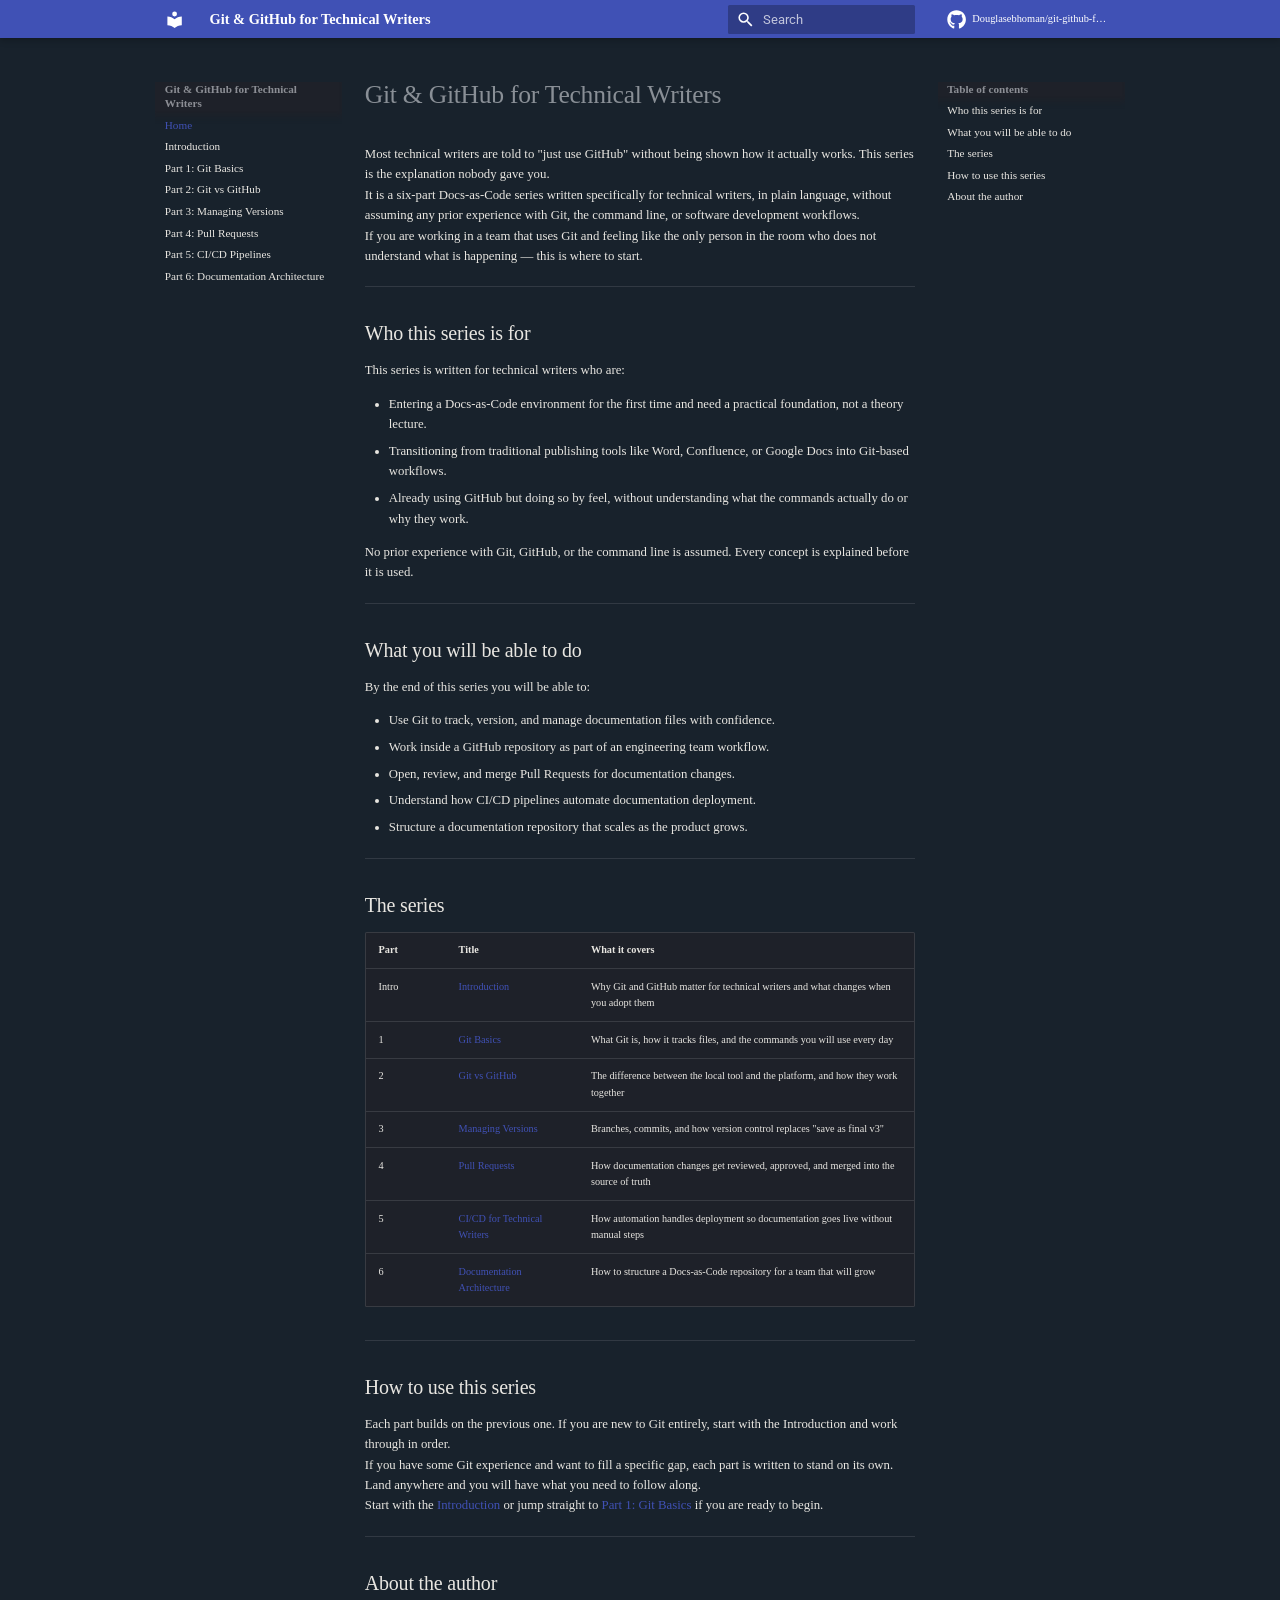
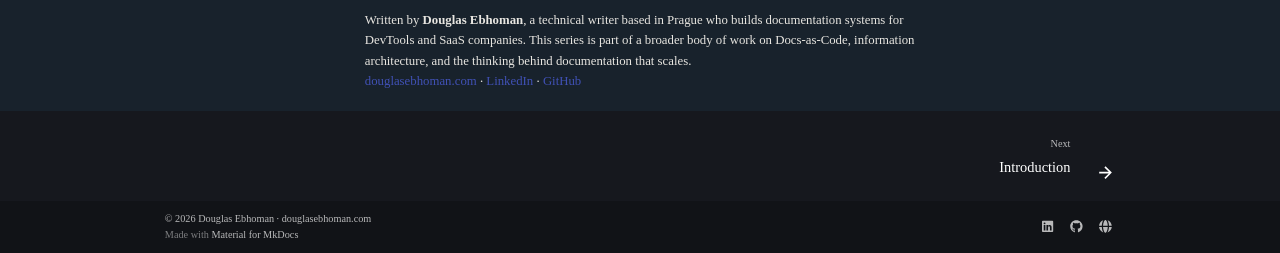
<file: index.html>
<!doctype html>
<html lang="en" class="no-js">
  <head>
    
      <meta charset="utf-8">
      <meta name="viewport" content="width=device-width,initial-scale=1">
      
        <meta name="description" content="A six-part Docs-as-Code series explaining Git and GitHub workflows for technical writers, written in plain language, without assuming a software development background.">
      
      
        <meta name="author" content="Douglas Ebhoman">
      
      
        <link rel="canonical" href="https://douglasebhoman.com/git-github-for-technical-writers-series/">
      
      
      
        <link rel="next" href="introduction/">
      
      
        
      
      
      <link rel="icon" href="assets/images/favicon.png">
      <meta name="generator" content="mkdocs-1.6.1, mkdocs-material-9.7.6">
    
    
      
        <title>Git & GitHub for Technical Writers</title>
      
    
    
      <link rel="stylesheet" href="assets/stylesheets/main.484c7ddc.min.css">
      
        
        <link rel="stylesheet" href="assets/stylesheets/palette.ab4e12ef.min.css">
      
      


    
    
      
    
    
      
        
        
        <link rel="preconnect" href="https://fonts.gstatic.com" crossorigin>
        <link rel="stylesheet" href="https://fonts.googleapis.com/css?family=Roboto:300,300i,400,400i,700,700i%7CRoboto+Mono:400,400i,700,700i&display=fallback">
        <style>:root{--md-text-font:"Roboto";--md-code-font:"Roboto Mono"}</style>
      
    
    
      <link rel="stylesheet" href="stylesheets/brand.css">
    
    <script>__md_scope=new URL(".",location),__md_hash=e=>[...e].reduce(((e,_)=>(e<<5)-e+_.charCodeAt(0)),0),__md_get=(e,_=localStorage,t=__md_scope)=>JSON.parse(_.getItem(t.pathname+"."+e)),__md_set=(e,_,t=localStorage,a=__md_scope)=>{try{t.setItem(a.pathname+"."+e,JSON.stringify(_))}catch(e){}}</script>
    
      

    
    
  </head>
  
  
    
    
    
    
    
    <body dir="ltr" data-md-color-scheme="slate" data-md-color-primary="custom" data-md-color-accent="custom">
  
    
    <input class="md-toggle" data-md-toggle="drawer" type="checkbox" id="__drawer" autocomplete="off">
    <input class="md-toggle" data-md-toggle="search" type="checkbox" id="__search" autocomplete="off">
    <label class="md-overlay" for="__drawer"></label>
    <div data-md-component="skip">
      
        
        <a href="#git-github-for-technical-writers" class="md-skip">
          Skip to content
        </a>
      
    </div>
    <div data-md-component="announce">
      
    </div>
    
    
      

  

<header class="md-header md-header--shadow" data-md-component="header">
  <nav class="md-header__inner md-grid" aria-label="Header">
    <a href="." title="Git &amp; GitHub for Technical Writers" class="md-header__button md-logo" aria-label="Git & GitHub for Technical Writers" data-md-component="logo">
      
  
  <svg xmlns="http://www.w3.org/2000/svg" viewBox="0 0 24 24"><path d="M12 8a3 3 0 0 0 3-3 3 3 0 0 0-3-3 3 3 0 0 0-3 3 3 3 0 0 0 3 3m0 3.54C9.64 9.35 6.5 8 3 8v11c3.5 0 6.64 1.35 9 3.54 2.36-2.19 5.5-3.54 9-3.54V8c-3.5 0-6.64 1.35-9 3.54"/></svg>

    </a>
    <label class="md-header__button md-icon" for="__drawer">
      
      <svg xmlns="http://www.w3.org/2000/svg" viewBox="0 0 24 24"><path d="M3 6h18v2H3zm0 5h18v2H3zm0 5h18v2H3z"/></svg>
    </label>
    <div class="md-header__title" data-md-component="header-title">
      <div class="md-header__ellipsis">
        <div class="md-header__topic">
          <span class="md-ellipsis">
            Git & GitHub for Technical Writers
          </span>
        </div>
        <div class="md-header__topic" data-md-component="header-topic">
          <span class="md-ellipsis">
            
              Home
            
          </span>
        </div>
      </div>
    </div>
    
      
    
    
    
    
      
      
        <label class="md-header__button md-icon" for="__search">
          
          <svg xmlns="http://www.w3.org/2000/svg" viewBox="0 0 24 24"><path d="M9.5 3A6.5 6.5 0 0 1 16 9.5c0 1.61-.59 3.09-1.56 4.23l.27.27h.79l5 5-1.5 1.5-5-5v-.79l-.27-.27A6.52 6.52 0 0 1 9.5 16 6.5 6.5 0 0 1 3 9.5 6.5 6.5 0 0 1 9.5 3m0 2C7 5 5 7 5 9.5S7 14 9.5 14 14 12 14 9.5 12 5 9.5 5"/></svg>
        </label>
        <div class="md-search" data-md-component="search" role="dialog">
  <label class="md-search__overlay" for="__search"></label>
  <div class="md-search__inner" role="search">
    <form class="md-search__form" name="search">
      <input type="text" class="md-search__input" name="query" aria-label="Search" placeholder="Search" autocapitalize="off" autocorrect="off" autocomplete="off" spellcheck="false" data-md-component="search-query" required>
      <label class="md-search__icon md-icon" for="__search">
        
        <svg xmlns="http://www.w3.org/2000/svg" viewBox="0 0 24 24"><path d="M9.5 3A6.5 6.5 0 0 1 16 9.5c0 1.61-.59 3.09-1.56 4.23l.27.27h.79l5 5-1.5 1.5-5-5v-.79l-.27-.27A6.52 6.52 0 0 1 9.5 16 6.5 6.5 0 0 1 3 9.5 6.5 6.5 0 0 1 9.5 3m0 2C7 5 5 7 5 9.5S7 14 9.5 14 14 12 14 9.5 12 5 9.5 5"/></svg>
        
        <svg xmlns="http://www.w3.org/2000/svg" viewBox="0 0 24 24"><path d="M20 11v2H8l5.5 5.5-1.42 1.42L4.16 12l7.92-7.92L13.5 5.5 8 11z"/></svg>
      </label>
      <nav class="md-search__options" aria-label="Search">
        
        <button type="reset" class="md-search__icon md-icon" title="Clear" aria-label="Clear" tabindex="-1">
          
          <svg xmlns="http://www.w3.org/2000/svg" viewBox="0 0 24 24"><path d="M19 6.41 17.59 5 12 10.59 6.41 5 5 6.41 10.59 12 5 17.59 6.41 19 12 13.41 17.59 19 19 17.59 13.41 12z"/></svg>
        </button>
      </nav>
      
        <div class="md-search__suggest" data-md-component="search-suggest"></div>
      
    </form>
    <div class="md-search__output">
      <div class="md-search__scrollwrap" tabindex="0" data-md-scrollfix>
        <div class="md-search-result" data-md-component="search-result">
          <div class="md-search-result__meta">
            Initializing search
          </div>
          <ol class="md-search-result__list" role="presentation"></ol>
        </div>
      </div>
    </div>
  </div>
</div>
      
    
    
      <div class="md-header__source">
        <a href="https://github.com/Douglasebhoman/git-github-for-technical-writers-series" title="Go to repository" class="md-source" data-md-component="source">
  <div class="md-source__icon md-icon">
    
    <svg xmlns="http://www.w3.org/2000/svg" viewBox="0 0 512 512"><!--! Font Awesome Free 7.1.0 by @fontawesome - https://fontawesome.com License - https://fontawesome.com/license/free (Icons: CC BY 4.0, Fonts: SIL OFL 1.1, Code: MIT License) Copyright 2025 Fonticons, Inc.--><path d="M173.9 397.4c0 2-2.3 3.6-5.2 3.6-3.3.3-5.6-1.3-5.6-3.6 0-2 2.3-3.6 5.2-3.6 3-.3 5.6 1.3 5.6 3.6m-31.1-4.5c-.7 2 1.3 4.3 4.3 4.9 2.6 1 5.6 0 6.2-2s-1.3-4.3-4.3-5.2c-2.6-.7-5.5.3-6.2 2.3m44.2-1.7c-2.9.7-4.9 2.6-4.6 4.9.3 2 2.9 3.3 5.9 2.6 2.9-.7 4.9-2.6 4.6-4.6-.3-1.9-3-3.2-5.9-2.9M252.8 8C114.1 8 8 113.3 8 252c0 110.9 69.8 205.8 169.5 239.2 12.8 2.3 17.3-5.6 17.3-12.1 0-6.2-.3-40.4-.3-61.4 0 0-70 15-84.7-29.8 0 0-11.4-29.1-27.8-36.6 0 0-22.9-15.7 1.6-15.4 0 0 24.9 2 38.6 25.8 21.9 38.6 58.6 27.5 72.9 20.9 2.3-16 8.8-27.1 16-33.7-55.9-6.2-112.3-14.3-112.3-110.5 0-27.5 7.6-41.3 23.6-58.9-2.6-6.5-11.1-33.3 2.6-67.9 20.9-6.5 69 27 69 27 20-5.6 41.5-8.5 62.8-8.5s42.8 2.9 62.8 8.5c0 0 48.1-33.6 69-27 13.7 34.7 5.2 61.4 2.6 67.9 16 17.7 25.8 31.5 25.8 58.9 0 96.5-58.9 104.2-114.8 110.5 9.2 7.9 17 22.9 17 46.4 0 33.7-.3 75.4-.3 83.6 0 6.5 4.6 14.4 17.3 12.1C436.2 457.8 504 362.9 504 252 504 113.3 391.5 8 252.8 8M105.2 352.9c-1.3 1-1 3.3.7 5.2 1.6 1.6 3.9 2.3 5.2 1 1.3-1 1-3.3-.7-5.2-1.6-1.6-3.9-2.3-5.2-1m-10.8-8.1c-.7 1.3.3 2.9 2.3 3.9 1.6 1 3.6.7 4.3-.7.7-1.3-.3-2.9-2.3-3.9-2-.6-3.6-.3-4.3.7m32.4 35.6c-1.6 1.3-1 4.3 1.3 6.2 2.3 2.3 5.2 2.6 6.5 1 1.3-1.3.7-4.3-1.3-6.2-2.2-2.3-5.2-2.6-6.5-1m-11.4-14.7c-1.6 1-1.6 3.6 0 5.9s4.3 3.3 5.6 2.3c1.6-1.3 1.6-3.9 0-6.2-1.4-2.3-4-3.3-5.6-2"/></svg>
  </div>
  <div class="md-source__repository">
    Douglasebhoman/git-github-for-technical-writers-series
  </div>
</a>
      </div>
    
  </nav>
  
</header>
    
    <div class="md-container" data-md-component="container">
      
      
        
          
        
      
      <main class="md-main" data-md-component="main">
        <div class="md-main__inner md-grid">
          
            
              
              <div class="md-sidebar md-sidebar--primary" data-md-component="sidebar" data-md-type="navigation" >
                <div class="md-sidebar__scrollwrap">
                  <div class="md-sidebar__inner">
                    



<nav class="md-nav md-nav--primary" aria-label="Navigation" data-md-level="0">
  <label class="md-nav__title" for="__drawer">
    <a href="." title="Git &amp; GitHub for Technical Writers" class="md-nav__button md-logo" aria-label="Git & GitHub for Technical Writers" data-md-component="logo">
      
  
  <svg xmlns="http://www.w3.org/2000/svg" viewBox="0 0 24 24"><path d="M12 8a3 3 0 0 0 3-3 3 3 0 0 0-3-3 3 3 0 0 0-3 3 3 3 0 0 0 3 3m0 3.54C9.64 9.35 6.5 8 3 8v11c3.5 0 6.64 1.35 9 3.54 2.36-2.19 5.5-3.54 9-3.54V8c-3.5 0-6.64 1.35-9 3.54"/></svg>

    </a>
    Git & GitHub for Technical Writers
  </label>
  
    <div class="md-nav__source">
      <a href="https://github.com/Douglasebhoman/git-github-for-technical-writers-series" title="Go to repository" class="md-source" data-md-component="source">
  <div class="md-source__icon md-icon">
    
    <svg xmlns="http://www.w3.org/2000/svg" viewBox="0 0 512 512"><!--! Font Awesome Free 7.1.0 by @fontawesome - https://fontawesome.com License - https://fontawesome.com/license/free (Icons: CC BY 4.0, Fonts: SIL OFL 1.1, Code: MIT License) Copyright 2025 Fonticons, Inc.--><path d="M173.9 397.4c0 2-2.3 3.6-5.2 3.6-3.3.3-5.6-1.3-5.6-3.6 0-2 2.3-3.6 5.2-3.6 3-.3 5.6 1.3 5.6 3.6m-31.1-4.5c-.7 2 1.3 4.3 4.3 4.9 2.6 1 5.6 0 6.2-2s-1.3-4.3-4.3-5.2c-2.6-.7-5.5.3-6.2 2.3m44.2-1.7c-2.9.7-4.9 2.6-4.6 4.9.3 2 2.9 3.3 5.9 2.6 2.9-.7 4.9-2.6 4.6-4.6-.3-1.9-3-3.2-5.9-2.9M252.8 8C114.1 8 8 113.3 8 252c0 110.9 69.8 205.8 169.5 239.2 12.8 2.3 17.3-5.6 17.3-12.1 0-6.2-.3-40.4-.3-61.4 0 0-70 15-84.7-29.8 0 0-11.4-29.1-27.8-36.6 0 0-22.9-15.7 1.6-15.4 0 0 24.9 2 38.6 25.8 21.9 38.6 58.6 27.5 72.9 20.9 2.3-16 8.8-27.1 16-33.7-55.9-6.2-112.3-14.3-112.3-110.5 0-27.5 7.6-41.3 23.6-58.9-2.6-6.5-11.1-33.3 2.6-67.9 20.9-6.5 69 27 69 27 20-5.6 41.5-8.5 62.8-8.5s42.8 2.9 62.8 8.5c0 0 48.1-33.6 69-27 13.7 34.7 5.2 61.4 2.6 67.9 16 17.7 25.8 31.5 25.8 58.9 0 96.5-58.9 104.2-114.8 110.5 9.2 7.9 17 22.9 17 46.4 0 33.7-.3 75.4-.3 83.6 0 6.5 4.6 14.4 17.3 12.1C436.2 457.8 504 362.9 504 252 504 113.3 391.5 8 252.8 8M105.2 352.9c-1.3 1-1 3.3.7 5.2 1.6 1.6 3.9 2.3 5.2 1 1.3-1 1-3.3-.7-5.2-1.6-1.6-3.9-2.3-5.2-1m-10.8-8.1c-.7 1.3.3 2.9 2.3 3.9 1.6 1 3.6.7 4.3-.7.7-1.3-.3-2.9-2.3-3.9-2-.6-3.6-.3-4.3.7m32.4 35.6c-1.6 1.3-1 4.3 1.3 6.2 2.3 2.3 5.2 2.6 6.5 1 1.3-1.3.7-4.3-1.3-6.2-2.2-2.3-5.2-2.6-6.5-1m-11.4-14.7c-1.6 1-1.6 3.6 0 5.9s4.3 3.3 5.6 2.3c1.6-1.3 1.6-3.9 0-6.2-1.4-2.3-4-3.3-5.6-2"/></svg>
  </div>
  <div class="md-source__repository">
    Douglasebhoman/git-github-for-technical-writers-series
  </div>
</a>
    </div>
  
  <ul class="md-nav__list" data-md-scrollfix>
    
      
      
  
  
    
  
  
  
    <li class="md-nav__item md-nav__item--active">
      
      <input class="md-nav__toggle md-toggle" type="checkbox" id="__toc">
      
      
        
      
      
        <label class="md-nav__link md-nav__link--active" for="__toc">
          
  
  
  <span class="md-ellipsis">
    
  
    Home
  

    
  </span>
  
  

          <span class="md-nav__icon md-icon"></span>
        </label>
      
      <a href="." class="md-nav__link md-nav__link--active">
        
  
  
  <span class="md-ellipsis">
    
  
    Home
  

    
  </span>
  
  

      </a>
      
        

<nav class="md-nav md-nav--secondary" aria-label="Table of contents">
  
  
  
    
  
  
    <label class="md-nav__title" for="__toc">
      <span class="md-nav__icon md-icon"></span>
      Table of contents
    </label>
    <ul class="md-nav__list" data-md-component="toc" data-md-scrollfix>
      
        <li class="md-nav__item">
  <a href="#who-this-series-is-for" class="md-nav__link">
    <span class="md-ellipsis">
      
        Who this series is for
      
    </span>
  </a>
  
</li>
      
        <li class="md-nav__item">
  <a href="#what-you-will-be-able-to-do" class="md-nav__link">
    <span class="md-ellipsis">
      
        What you will be able to do
      
    </span>
  </a>
  
</li>
      
        <li class="md-nav__item">
  <a href="#the-series" class="md-nav__link">
    <span class="md-ellipsis">
      
        The series
      
    </span>
  </a>
  
</li>
      
        <li class="md-nav__item">
  <a href="#how-to-use-this-series" class="md-nav__link">
    <span class="md-ellipsis">
      
        How to use this series
      
    </span>
  </a>
  
</li>
      
        <li class="md-nav__item">
  <a href="#about-the-author" class="md-nav__link">
    <span class="md-ellipsis">
      
        About the author
      
    </span>
  </a>
  
</li>
      
    </ul>
  
</nav>
      
    </li>
  

    
      
      
  
  
  
  
    <li class="md-nav__item">
      <a href="introduction/" class="md-nav__link">
        
  
  
  <span class="md-ellipsis">
    
  
    Introduction
  

    
  </span>
  
  

      </a>
    </li>
  

    
      
      
  
  
  
  
    <li class="md-nav__item">
      <a href="part-1-git-basics/" class="md-nav__link">
        
  
  
  <span class="md-ellipsis">
    
  
    Part 1: Git Basics
  

    
  </span>
  
  

      </a>
    </li>
  

    
      
      
  
  
  
  
    <li class="md-nav__item">
      <a href="part-2-git-vs-github/" class="md-nav__link">
        
  
  
  <span class="md-ellipsis">
    
  
    Part 2: Git vs GitHub
  

    
  </span>
  
  

      </a>
    </li>
  

    
      
      
  
  
  
  
    <li class="md-nav__item">
      <a href="part-3-versioning/" class="md-nav__link">
        
  
  
  <span class="md-ellipsis">
    
  
    Part 3: Managing Versions
  

    
  </span>
  
  

      </a>
    </li>
  

    
      
      
  
  
  
  
    <li class="md-nav__item">
      <a href="part-4-pull-requests/" class="md-nav__link">
        
  
  
  <span class="md-ellipsis">
    
  
    Part 4: Pull Requests
  

    
  </span>
  
  

      </a>
    </li>
  

    
      
      
  
  
  
  
    <li class="md-nav__item">
      <a href="part-5-cicd-pipelines/" class="md-nav__link">
        
  
  
  <span class="md-ellipsis">
    
  
    Part 5: CI/CD Pipelines
  

    
  </span>
  
  

      </a>
    </li>
  

    
      
      
  
  
  
  
    <li class="md-nav__item">
      <a href="part-6-repo-architecture/" class="md-nav__link">
        
  
  
  <span class="md-ellipsis">
    
  
    Part 6: Documentation Architecture
  

    
  </span>
  
  

      </a>
    </li>
  

    
  </ul>
</nav>
                  </div>
                </div>
              </div>
            
            
              
              <div class="md-sidebar md-sidebar--secondary" data-md-component="sidebar" data-md-type="toc" >
                <div class="md-sidebar__scrollwrap">
                  <div class="md-sidebar__inner">
                    

<nav class="md-nav md-nav--secondary" aria-label="Table of contents">
  
  
  
    
  
  
    <label class="md-nav__title" for="__toc">
      <span class="md-nav__icon md-icon"></span>
      Table of contents
    </label>
    <ul class="md-nav__list" data-md-component="toc" data-md-scrollfix>
      
        <li class="md-nav__item">
  <a href="#who-this-series-is-for" class="md-nav__link">
    <span class="md-ellipsis">
      
        Who this series is for
      
    </span>
  </a>
  
</li>
      
        <li class="md-nav__item">
  <a href="#what-you-will-be-able-to-do" class="md-nav__link">
    <span class="md-ellipsis">
      
        What you will be able to do
      
    </span>
  </a>
  
</li>
      
        <li class="md-nav__item">
  <a href="#the-series" class="md-nav__link">
    <span class="md-ellipsis">
      
        The series
      
    </span>
  </a>
  
</li>
      
        <li class="md-nav__item">
  <a href="#how-to-use-this-series" class="md-nav__link">
    <span class="md-ellipsis">
      
        How to use this series
      
    </span>
  </a>
  
</li>
      
        <li class="md-nav__item">
  <a href="#about-the-author" class="md-nav__link">
    <span class="md-ellipsis">
      
        About the author
      
    </span>
  </a>
  
</li>
      
    </ul>
  
</nav>
                  </div>
                </div>
              </div>
            
          
          
            <div class="md-content" data-md-component="content">
              
              <article class="md-content__inner md-typeset">
                
                  


  
  


<h1 id="git-github-for-technical-writers">Git &amp; GitHub for Technical Writers<a class="headerlink" href="#git-github-for-technical-writers" title="Permanent link">&para;</a></h1>
<p>Most technical writers are told to "just use GitHub" without being shown how it actually works. This series is the explanation nobody gave you.</p>
<p>It is a six-part Docs-as-Code series written specifically for technical writers, in plain language, without assuming any prior experience with Git, the command line, or software development workflows.</p>
<p>If you are working in a team that uses Git and feeling like the only person in the room who does not understand what is happening — this is where to start.</p>
<hr />
<h2 id="who-this-series-is-for">Who this series is for<a class="headerlink" href="#who-this-series-is-for" title="Permanent link">&para;</a></h2>
<p>This series is written for technical writers who are:</p>
<ul>
<li>Entering a Docs-as-Code environment for the first time and need a practical foundation, not a theory lecture.</li>
<li>Transitioning from traditional publishing tools like Word, Confluence, or Google Docs into Git-based workflows.</li>
<li>Already using GitHub but doing so by feel, without understanding what the commands actually do or why they work.</li>
</ul>
<p>No prior experience with Git, GitHub, or the command line is assumed. Every concept is explained before it is used.</p>
<hr />
<h2 id="what-you-will-be-able-to-do">What you will be able to do<a class="headerlink" href="#what-you-will-be-able-to-do" title="Permanent link">&para;</a></h2>
<p>By the end of this series you will be able to:</p>
<ul>
<li>Use Git to track, version, and manage documentation files with confidence.</li>
<li>Work inside a GitHub repository as part of an engineering team workflow.</li>
<li>Open, review, and merge Pull Requests for documentation changes.</li>
<li>Understand how CI/CD pipelines automate documentation deployment.</li>
<li>Structure a documentation repository that scales as the product grows.</li>
</ul>
<hr />
<h2 id="the-series">The series<a class="headerlink" href="#the-series" title="Permanent link">&para;</a></h2>
<table>
<thead>
<tr>
<th>Part</th>
<th>Title</th>
<th>What it covers</th>
</tr>
</thead>
<tbody>
<tr>
<td>Intro</td>
<td><a href="introduction/">Introduction</a></td>
<td>Why Git and GitHub matter for technical writers and what changes when you adopt them</td>
</tr>
<tr>
<td>1</td>
<td><a href="part-1-git-basics/">Git Basics</a></td>
<td>What Git is, how it tracks files, and the commands you will use every day</td>
</tr>
<tr>
<td>2</td>
<td><a href="part-2-git-vs-github/">Git vs GitHub</a></td>
<td>The difference between the local tool and the platform, and how they work together</td>
</tr>
<tr>
<td>3</td>
<td><a href="part-3-versioning/">Managing Versions</a></td>
<td>Branches, commits, and how version control replaces "save as final v3"</td>
</tr>
<tr>
<td>4</td>
<td><a href="part-4-pull-requests/">Pull Requests</a></td>
<td>How documentation changes get reviewed, approved, and merged into the source of truth</td>
</tr>
<tr>
<td>5</td>
<td><a href="part-5-cicd-pipelines/">CI/CD for Technical Writers</a></td>
<td>How automation handles deployment so documentation goes live without manual steps</td>
</tr>
<tr>
<td>6</td>
<td><a href="part-6-repo-architecture/">Documentation Architecture</a></td>
<td>How to structure a Docs-as-Code repository for a team that will grow</td>
</tr>
</tbody>
</table>
<hr />
<h2 id="how-to-use-this-series">How to use this series<a class="headerlink" href="#how-to-use-this-series" title="Permanent link">&para;</a></h2>
<p>Each part builds on the previous one. If you are new to Git entirely, start with the Introduction and work through in order.</p>
<p>If you have some Git experience and want to fill a specific gap, each part is written to stand on its own. Land anywhere and you will have what you need to follow along.</p>
<p>Start with the <a href="introduction/">Introduction</a> or jump straight to <a href="part-1-git-basics/">Part 1: Git Basics</a> if you are ready to begin.</p>
<hr />
<h2 id="about-the-author">About the author<a class="headerlink" href="#about-the-author" title="Permanent link">&para;</a></h2>
<p>Written by <strong>Douglas Ebhoman</strong>, a technical writer based in Prague who builds documentation systems for DevTools and SaaS companies. This series is part of a broader body of work on Docs-as-Code, information architecture, and the thinking behind documentation that scales.</p>
<p><a href="https://douglasebhoman.com">douglasebhoman.com</a> · <a href="https://linkedin.com/in/douglas-ebhoman-757329289">LinkedIn</a> · <a href="https://github.com/Douglasebhoman">GitHub</a></p>












                
              </article>
            </div>
          
          
<script>var target=document.getElementById(location.hash.slice(1));target&&target.name&&(target.checked=target.name.startsWith("__tabbed_"))</script>
        </div>
        
          <button type="button" class="md-top md-icon" data-md-component="top" hidden>
  
  <svg xmlns="http://www.w3.org/2000/svg" viewBox="0 0 24 24"><path d="M13 20h-2V8l-5.5 5.5-1.42-1.42L12 4.16l7.92 7.92-1.42 1.42L13 8z"/></svg>
  Back to top
</button>
        
      </main>
      
        <footer class="md-footer">
  
    
      
      <nav class="md-footer__inner md-grid" aria-label="Footer" >
        
        
          
          <a href="introduction/" class="md-footer__link md-footer__link--next" aria-label="Next: Introduction">
            <div class="md-footer__title">
              <span class="md-footer__direction">
                Next
              </span>
              <div class="md-ellipsis">
                Introduction
              </div>
            </div>
            <div class="md-footer__button md-icon">
              
              <svg xmlns="http://www.w3.org/2000/svg" viewBox="0 0 24 24"><path d="M4 11v2h12l-5.5 5.5 1.42 1.42L19.84 12l-7.92-7.92L10.5 5.5 16 11z"/></svg>
            </div>
          </a>
        
      </nav>
    
  
  <div class="md-footer-meta md-typeset">
    <div class="md-footer-meta__inner md-grid">
      <div class="md-copyright">
  
    <div class="md-copyright__highlight">
      © 2026 Douglas Ebhoman · <a href="https://douglasebhoman.com">douglasebhoman.com</a>
    </div>
  
  
    Made with
    <a href="https://squidfunk.github.io/mkdocs-material/" target="_blank" rel="noopener">
      Material for MkDocs
    </a>
  
</div>
      
        
<div class="md-social">
  
    
    
    
    
      
      
    
    <a href="https://linkedin.com/in/douglas-ebhoman-757329289" target="_blank" rel="noopener" title="linkedin.com" class="md-social__link">
      <svg xmlns="http://www.w3.org/2000/svg" viewBox="0 0 448 512"><!--! Font Awesome Free 7.1.0 by @fontawesome - https://fontawesome.com License - https://fontawesome.com/license/free (Icons: CC BY 4.0, Fonts: SIL OFL 1.1, Code: MIT License) Copyright 2025 Fonticons, Inc.--><path d="M416 32H31.9C14.3 32 0 46.5 0 64.3v383.4C0 465.5 14.3 480 31.9 480H416c17.6 0 32-14.5 32-32.3V64.3c0-17.8-14.4-32.3-32-32.3M135.4 416H69V202.2h66.5V416zM102.2 96a38.5 38.5 0 1 1 0 77 38.5 38.5 0 1 1 0-77m282.1 320h-66.4V312c0-24.8-.5-56.7-34.5-56.7-34.6 0-39.9 27-39.9 54.9V416h-66.4V202.2h63.7v29.2h.9c8.9-16.8 30.6-34.5 62.9-34.5 67.2 0 79.7 44.3 79.7 101.9z"/></svg>
    </a>
  
    
    
    
    
      
      
    
    <a href="https://github.com/Douglasebhoman" target="_blank" rel="noopener" title="github.com" class="md-social__link">
      <svg xmlns="http://www.w3.org/2000/svg" viewBox="0 0 512 512"><!--! Font Awesome Free 7.1.0 by @fontawesome - https://fontawesome.com License - https://fontawesome.com/license/free (Icons: CC BY 4.0, Fonts: SIL OFL 1.1, Code: MIT License) Copyright 2025 Fonticons, Inc.--><path d="M173.9 397.4c0 2-2.3 3.6-5.2 3.6-3.3.3-5.6-1.3-5.6-3.6 0-2 2.3-3.6 5.2-3.6 3-.3 5.6 1.3 5.6 3.6m-31.1-4.5c-.7 2 1.3 4.3 4.3 4.9 2.6 1 5.6 0 6.2-2s-1.3-4.3-4.3-5.2c-2.6-.7-5.5.3-6.2 2.3m44.2-1.7c-2.9.7-4.9 2.6-4.6 4.9.3 2 2.9 3.3 5.9 2.6 2.9-.7 4.9-2.6 4.6-4.6-.3-1.9-3-3.2-5.9-2.9M252.8 8C114.1 8 8 113.3 8 252c0 110.9 69.8 205.8 169.5 239.2 12.8 2.3 17.3-5.6 17.3-12.1 0-6.2-.3-40.4-.3-61.4 0 0-70 15-84.7-29.8 0 0-11.4-29.1-27.8-36.6 0 0-22.9-15.7 1.6-15.4 0 0 24.9 2 38.6 25.8 21.9 38.6 58.6 27.5 72.9 20.9 2.3-16 8.8-27.1 16-33.7-55.9-6.2-112.3-14.3-112.3-110.5 0-27.5 7.6-41.3 23.6-58.9-2.6-6.5-11.1-33.3 2.6-67.9 20.9-6.5 69 27 69 27 20-5.6 41.5-8.5 62.8-8.5s42.8 2.9 62.8 8.5c0 0 48.1-33.6 69-27 13.7 34.7 5.2 61.4 2.6 67.9 16 17.7 25.8 31.5 25.8 58.9 0 96.5-58.9 104.2-114.8 110.5 9.2 7.9 17 22.9 17 46.4 0 33.7-.3 75.4-.3 83.6 0 6.5 4.6 14.4 17.3 12.1C436.2 457.8 504 362.9 504 252 504 113.3 391.5 8 252.8 8M105.2 352.9c-1.3 1-1 3.3.7 5.2 1.6 1.6 3.9 2.3 5.2 1 1.3-1 1-3.3-.7-5.2-1.6-1.6-3.9-2.3-5.2-1m-10.8-8.1c-.7 1.3.3 2.9 2.3 3.9 1.6 1 3.6.7 4.3-.7.7-1.3-.3-2.9-2.3-3.9-2-.6-3.6-.3-4.3.7m32.4 35.6c-1.6 1.3-1 4.3 1.3 6.2 2.3 2.3 5.2 2.6 6.5 1 1.3-1.3.7-4.3-1.3-6.2-2.2-2.3-5.2-2.6-6.5-1m-11.4-14.7c-1.6 1-1.6 3.6 0 5.9s4.3 3.3 5.6 2.3c1.6-1.3 1.6-3.9 0-6.2-1.4-2.3-4-3.3-5.6-2"/></svg>
    </a>
  
    
    
    
    
      
      
    
    <a href="https://douglasebhoman.com" target="_blank" rel="noopener" title="douglasebhoman.com" class="md-social__link">
      <svg xmlns="http://www.w3.org/2000/svg" viewBox="0 0 512 512"><!--! Font Awesome Free 7.1.0 by @fontawesome - https://fontawesome.com License - https://fontawesome.com/license/free (Icons: CC BY 4.0, Fonts: SIL OFL 1.1, Code: MIT License) Copyright 2025 Fonticons, Inc.--><path d="M351.9 280H161c2.9 64.5 17.2 123.9 37.5 167.4 11.4 24.5 23.7 41.8 35.1 52.4 11.2 10.5 18.9 12.2 22.9 12.2s11.7-1.7 22.9-12.2c11.4-10.6 23.7-28 35.1-52.4 20.3-43.5 34.6-102.9 37.5-167.4zm-191-48h190.9c-2.8-64.5-17.1-123.9-37.4-167.4-11.4-24.4-23.7-41.8-35.1-52.4C268.1 1.7 260.4 0 256.4 0s-11.7 1.7-22.9 12.2c-11.4 10.6-23.7 28-35.1 52.4-20.3 43.5-34.6 102.9-37.5 167.4m-48 0c3.5-85.6 25.6-165.1 57.9-217.3C78.7 47.3 10.9 131.2 1.5 232zM1.5 280c9.4 100.8 77.2 184.7 169.3 217.3-32.3-52.2-54.4-131.7-57.9-217.3zm398.4 0c-3.5 85.6-25.6 165.1-57.9 217.3 92.1-32.7 159.9-116.5 169.3-217.3zm111.4-48C501.9 131.2 434.1 47.3 342 14.7c32.3 52.2 54.4 131.7 57.9 217.3z"/></svg>
    </a>
  
</div>
      
    </div>
  </div>
</footer>
      
    </div>
    <div class="md-dialog" data-md-component="dialog">
      <div class="md-dialog__inner md-typeset"></div>
    </div>
    
    
    
      
      
      <script id="__config" type="application/json">{"annotate": null, "base": ".", "features": ["navigation.instant", "navigation.top", "navigation.sections", "navigation.footer", "search.highlight", "search.suggest", "content.code.copy"], "search": "assets/javascripts/workers/search.2c215733.min.js", "tags": null, "translations": {"clipboard.copied": "Copied to clipboard", "clipboard.copy": "Copy to clipboard", "search.result.more.one": "1 more on this page", "search.result.more.other": "# more on this page", "search.result.none": "No matching documents", "search.result.one": "1 matching document", "search.result.other": "# matching documents", "search.result.placeholder": "Type to start searching", "search.result.term.missing": "Missing", "select.version": "Select version"}, "version": null}</script>
    
    
      <script src="assets/javascripts/bundle.79ae519e.min.js"></script>
      
    
  </body>
</html>
</file>
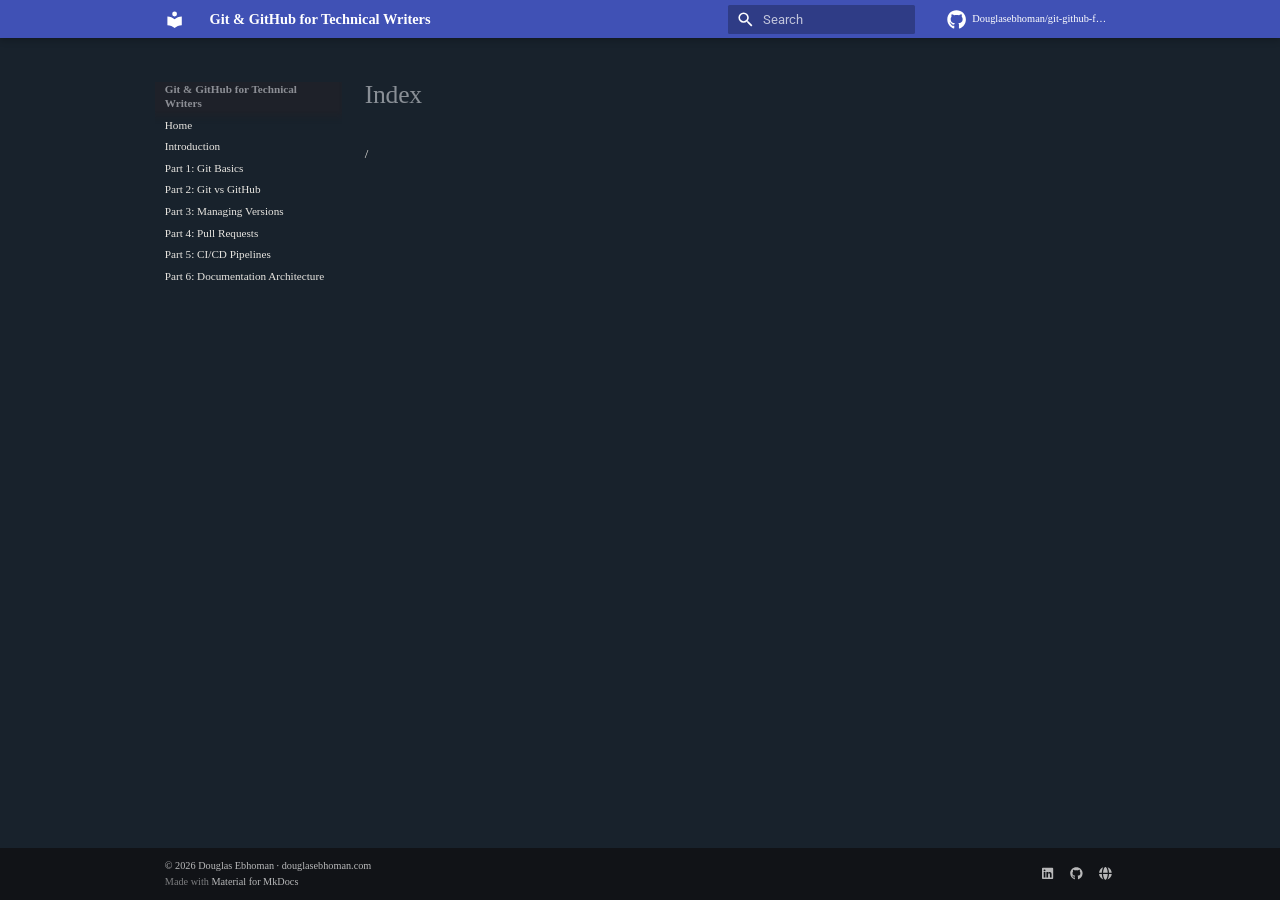
<file: images/index.html>
<!doctype html>
<html lang="en" class="no-js">
  <head>
    
      <meta charset="utf-8">
      <meta name="viewport" content="width=device-width,initial-scale=1">
      
        <meta name="description" content="A six-part Docs-as-Code series explaining Git and GitHub workflows for technical writers, written in plain language, without assuming a software development background.">
      
      
        <meta name="author" content="Douglas Ebhoman">
      
      
        <link rel="canonical" href="https://douglasebhoman.com/git-github-for-technical-writers-series/images/">
      
      
      
      
        
      
      
      <link rel="icon" href="../assets/images/favicon.png">
      <meta name="generator" content="mkdocs-1.6.1, mkdocs-material-9.7.6">
    
    
      
        <title>Index - Git & GitHub for Technical Writers</title>
      
    
    
      <link rel="stylesheet" href="../assets/stylesheets/main.484c7ddc.min.css">
      
        
        <link rel="stylesheet" href="../assets/stylesheets/palette.ab4e12ef.min.css">
      
      


    
    
      
    
    
      
        
        
        <link rel="preconnect" href="https://fonts.gstatic.com" crossorigin>
        <link rel="stylesheet" href="https://fonts.googleapis.com/css?family=Roboto:300,300i,400,400i,700,700i%7CRoboto+Mono:400,400i,700,700i&display=fallback">
        <style>:root{--md-text-font:"Roboto";--md-code-font:"Roboto Mono"}</style>
      
    
    
      <link rel="stylesheet" href="../stylesheets/brand.css">
    
    <script>__md_scope=new URL("..",location),__md_hash=e=>[...e].reduce(((e,_)=>(e<<5)-e+_.charCodeAt(0)),0),__md_get=(e,_=localStorage,t=__md_scope)=>JSON.parse(_.getItem(t.pathname+"."+e)),__md_set=(e,_,t=localStorage,a=__md_scope)=>{try{t.setItem(a.pathname+"."+e,JSON.stringify(_))}catch(e){}}</script>
    
      

    
    
  </head>
  
  
    
    
    
    
    
    <body dir="ltr" data-md-color-scheme="slate" data-md-color-primary="custom" data-md-color-accent="custom">
  
    
    <input class="md-toggle" data-md-toggle="drawer" type="checkbox" id="__drawer" autocomplete="off">
    <input class="md-toggle" data-md-toggle="search" type="checkbox" id="__search" autocomplete="off">
    <label class="md-overlay" for="__drawer"></label>
    <div data-md-component="skip">
      
    </div>
    <div data-md-component="announce">
      
    </div>
    
    
      

  

<header class="md-header md-header--shadow" data-md-component="header">
  <nav class="md-header__inner md-grid" aria-label="Header">
    <a href=".." title="Git &amp; GitHub for Technical Writers" class="md-header__button md-logo" aria-label="Git & GitHub for Technical Writers" data-md-component="logo">
      
  
  <svg xmlns="http://www.w3.org/2000/svg" viewBox="0 0 24 24"><path d="M12 8a3 3 0 0 0 3-3 3 3 0 0 0-3-3 3 3 0 0 0-3 3 3 3 0 0 0 3 3m0 3.54C9.64 9.35 6.5 8 3 8v11c3.5 0 6.64 1.35 9 3.54 2.36-2.19 5.5-3.54 9-3.54V8c-3.5 0-6.64 1.35-9 3.54"/></svg>

    </a>
    <label class="md-header__button md-icon" for="__drawer">
      
      <svg xmlns="http://www.w3.org/2000/svg" viewBox="0 0 24 24"><path d="M3 6h18v2H3zm0 5h18v2H3zm0 5h18v2H3z"/></svg>
    </label>
    <div class="md-header__title" data-md-component="header-title">
      <div class="md-header__ellipsis">
        <div class="md-header__topic">
          <span class="md-ellipsis">
            Git & GitHub for Technical Writers
          </span>
        </div>
        <div class="md-header__topic" data-md-component="header-topic">
          <span class="md-ellipsis">
            
              Index
            
          </span>
        </div>
      </div>
    </div>
    
      
    
    
    
    
      
      
        <label class="md-header__button md-icon" for="__search">
          
          <svg xmlns="http://www.w3.org/2000/svg" viewBox="0 0 24 24"><path d="M9.5 3A6.5 6.5 0 0 1 16 9.5c0 1.61-.59 3.09-1.56 4.23l.27.27h.79l5 5-1.5 1.5-5-5v-.79l-.27-.27A6.52 6.52 0 0 1 9.5 16 6.5 6.5 0 0 1 3 9.5 6.5 6.5 0 0 1 9.5 3m0 2C7 5 5 7 5 9.5S7 14 9.5 14 14 12 14 9.5 12 5 9.5 5"/></svg>
        </label>
        <div class="md-search" data-md-component="search" role="dialog">
  <label class="md-search__overlay" for="__search"></label>
  <div class="md-search__inner" role="search">
    <form class="md-search__form" name="search">
      <input type="text" class="md-search__input" name="query" aria-label="Search" placeholder="Search" autocapitalize="off" autocorrect="off" autocomplete="off" spellcheck="false" data-md-component="search-query" required>
      <label class="md-search__icon md-icon" for="__search">
        
        <svg xmlns="http://www.w3.org/2000/svg" viewBox="0 0 24 24"><path d="M9.5 3A6.5 6.5 0 0 1 16 9.5c0 1.61-.59 3.09-1.56 4.23l.27.27h.79l5 5-1.5 1.5-5-5v-.79l-.27-.27A6.52 6.52 0 0 1 9.5 16 6.5 6.5 0 0 1 3 9.5 6.5 6.5 0 0 1 9.5 3m0 2C7 5 5 7 5 9.5S7 14 9.5 14 14 12 14 9.5 12 5 9.5 5"/></svg>
        
        <svg xmlns="http://www.w3.org/2000/svg" viewBox="0 0 24 24"><path d="M20 11v2H8l5.5 5.5-1.42 1.42L4.16 12l7.92-7.92L13.5 5.5 8 11z"/></svg>
      </label>
      <nav class="md-search__options" aria-label="Search">
        
        <button type="reset" class="md-search__icon md-icon" title="Clear" aria-label="Clear" tabindex="-1">
          
          <svg xmlns="http://www.w3.org/2000/svg" viewBox="0 0 24 24"><path d="M19 6.41 17.59 5 12 10.59 6.41 5 5 6.41 10.59 12 5 17.59 6.41 19 12 13.41 17.59 19 19 17.59 13.41 12z"/></svg>
        </button>
      </nav>
      
        <div class="md-search__suggest" data-md-component="search-suggest"></div>
      
    </form>
    <div class="md-search__output">
      <div class="md-search__scrollwrap" tabindex="0" data-md-scrollfix>
        <div class="md-search-result" data-md-component="search-result">
          <div class="md-search-result__meta">
            Initializing search
          </div>
          <ol class="md-search-result__list" role="presentation"></ol>
        </div>
      </div>
    </div>
  </div>
</div>
      
    
    
      <div class="md-header__source">
        <a href="https://github.com/Douglasebhoman/git-github-for-technical-writers-series" title="Go to repository" class="md-source" data-md-component="source">
  <div class="md-source__icon md-icon">
    
    <svg xmlns="http://www.w3.org/2000/svg" viewBox="0 0 512 512"><!--! Font Awesome Free 7.1.0 by @fontawesome - https://fontawesome.com License - https://fontawesome.com/license/free (Icons: CC BY 4.0, Fonts: SIL OFL 1.1, Code: MIT License) Copyright 2025 Fonticons, Inc.--><path d="M173.9 397.4c0 2-2.3 3.6-5.2 3.6-3.3.3-5.6-1.3-5.6-3.6 0-2 2.3-3.6 5.2-3.6 3-.3 5.6 1.3 5.6 3.6m-31.1-4.5c-.7 2 1.3 4.3 4.3 4.9 2.6 1 5.6 0 6.2-2s-1.3-4.3-4.3-5.2c-2.6-.7-5.5.3-6.2 2.3m44.2-1.7c-2.9.7-4.9 2.6-4.6 4.9.3 2 2.9 3.3 5.9 2.6 2.9-.7 4.9-2.6 4.6-4.6-.3-1.9-3-3.2-5.9-2.9M252.8 8C114.1 8 8 113.3 8 252c0 110.9 69.8 205.8 169.5 239.2 12.8 2.3 17.3-5.6 17.3-12.1 0-6.2-.3-40.4-.3-61.4 0 0-70 15-84.7-29.8 0 0-11.4-29.1-27.8-36.6 0 0-22.9-15.7 1.6-15.4 0 0 24.9 2 38.6 25.8 21.9 38.6 58.6 27.5 72.9 20.9 2.3-16 8.8-27.1 16-33.7-55.9-6.2-112.3-14.3-112.3-110.5 0-27.5 7.6-41.3 23.6-58.9-2.6-6.5-11.1-33.3 2.6-67.9 20.9-6.5 69 27 69 27 20-5.6 41.5-8.5 62.8-8.5s42.8 2.9 62.8 8.5c0 0 48.1-33.6 69-27 13.7 34.7 5.2 61.4 2.6 67.9 16 17.7 25.8 31.5 25.8 58.9 0 96.5-58.9 104.2-114.8 110.5 9.2 7.9 17 22.9 17 46.4 0 33.7-.3 75.4-.3 83.6 0 6.5 4.6 14.4 17.3 12.1C436.2 457.8 504 362.9 504 252 504 113.3 391.5 8 252.8 8M105.2 352.9c-1.3 1-1 3.3.7 5.2 1.6 1.6 3.9 2.3 5.2 1 1.3-1 1-3.3-.7-5.2-1.6-1.6-3.9-2.3-5.2-1m-10.8-8.1c-.7 1.3.3 2.9 2.3 3.9 1.6 1 3.6.7 4.3-.7.7-1.3-.3-2.9-2.3-3.9-2-.6-3.6-.3-4.3.7m32.4 35.6c-1.6 1.3-1 4.3 1.3 6.2 2.3 2.3 5.2 2.6 6.5 1 1.3-1.3.7-4.3-1.3-6.2-2.2-2.3-5.2-2.6-6.5-1m-11.4-14.7c-1.6 1-1.6 3.6 0 5.9s4.3 3.3 5.6 2.3c1.6-1.3 1.6-3.9 0-6.2-1.4-2.3-4-3.3-5.6-2"/></svg>
  </div>
  <div class="md-source__repository">
    Douglasebhoman/git-github-for-technical-writers-series
  </div>
</a>
      </div>
    
  </nav>
  
</header>
    
    <div class="md-container" data-md-component="container">
      
      
        
          
        
      
      <main class="md-main" data-md-component="main">
        <div class="md-main__inner md-grid">
          
            
              
              <div class="md-sidebar md-sidebar--primary" data-md-component="sidebar" data-md-type="navigation" >
                <div class="md-sidebar__scrollwrap">
                  <div class="md-sidebar__inner">
                    



<nav class="md-nav md-nav--primary" aria-label="Navigation" data-md-level="0">
  <label class="md-nav__title" for="__drawer">
    <a href=".." title="Git &amp; GitHub for Technical Writers" class="md-nav__button md-logo" aria-label="Git & GitHub for Technical Writers" data-md-component="logo">
      
  
  <svg xmlns="http://www.w3.org/2000/svg" viewBox="0 0 24 24"><path d="M12 8a3 3 0 0 0 3-3 3 3 0 0 0-3-3 3 3 0 0 0-3 3 3 3 0 0 0 3 3m0 3.54C9.64 9.35 6.5 8 3 8v11c3.5 0 6.64 1.35 9 3.54 2.36-2.19 5.5-3.54 9-3.54V8c-3.5 0-6.64 1.35-9 3.54"/></svg>

    </a>
    Git & GitHub for Technical Writers
  </label>
  
    <div class="md-nav__source">
      <a href="https://github.com/Douglasebhoman/git-github-for-technical-writers-series" title="Go to repository" class="md-source" data-md-component="source">
  <div class="md-source__icon md-icon">
    
    <svg xmlns="http://www.w3.org/2000/svg" viewBox="0 0 512 512"><!--! Font Awesome Free 7.1.0 by @fontawesome - https://fontawesome.com License - https://fontawesome.com/license/free (Icons: CC BY 4.0, Fonts: SIL OFL 1.1, Code: MIT License) Copyright 2025 Fonticons, Inc.--><path d="M173.9 397.4c0 2-2.3 3.6-5.2 3.6-3.3.3-5.6-1.3-5.6-3.6 0-2 2.3-3.6 5.2-3.6 3-.3 5.6 1.3 5.6 3.6m-31.1-4.5c-.7 2 1.3 4.3 4.3 4.9 2.6 1 5.6 0 6.2-2s-1.3-4.3-4.3-5.2c-2.6-.7-5.5.3-6.2 2.3m44.2-1.7c-2.9.7-4.9 2.6-4.6 4.9.3 2 2.9 3.3 5.9 2.6 2.9-.7 4.9-2.6 4.6-4.6-.3-1.9-3-3.2-5.9-2.9M252.8 8C114.1 8 8 113.3 8 252c0 110.9 69.8 205.8 169.5 239.2 12.8 2.3 17.3-5.6 17.3-12.1 0-6.2-.3-40.4-.3-61.4 0 0-70 15-84.7-29.8 0 0-11.4-29.1-27.8-36.6 0 0-22.9-15.7 1.6-15.4 0 0 24.9 2 38.6 25.8 21.9 38.6 58.6 27.5 72.9 20.9 2.3-16 8.8-27.1 16-33.7-55.9-6.2-112.3-14.3-112.3-110.5 0-27.5 7.6-41.3 23.6-58.9-2.6-6.5-11.1-33.3 2.6-67.9 20.9-6.5 69 27 69 27 20-5.6 41.5-8.5 62.8-8.5s42.8 2.9 62.8 8.5c0 0 48.1-33.6 69-27 13.7 34.7 5.2 61.4 2.6 67.9 16 17.7 25.8 31.5 25.8 58.9 0 96.5-58.9 104.2-114.8 110.5 9.2 7.9 17 22.9 17 46.4 0 33.7-.3 75.4-.3 83.6 0 6.5 4.6 14.4 17.3 12.1C436.2 457.8 504 362.9 504 252 504 113.3 391.5 8 252.8 8M105.2 352.9c-1.3 1-1 3.3.7 5.2 1.6 1.6 3.9 2.3 5.2 1 1.3-1 1-3.3-.7-5.2-1.6-1.6-3.9-2.3-5.2-1m-10.8-8.1c-.7 1.3.3 2.9 2.3 3.9 1.6 1 3.6.7 4.3-.7.7-1.3-.3-2.9-2.3-3.9-2-.6-3.6-.3-4.3.7m32.4 35.6c-1.6 1.3-1 4.3 1.3 6.2 2.3 2.3 5.2 2.6 6.5 1 1.3-1.3.7-4.3-1.3-6.2-2.2-2.3-5.2-2.6-6.5-1m-11.4-14.7c-1.6 1-1.6 3.6 0 5.9s4.3 3.3 5.6 2.3c1.6-1.3 1.6-3.9 0-6.2-1.4-2.3-4-3.3-5.6-2"/></svg>
  </div>
  <div class="md-source__repository">
    Douglasebhoman/git-github-for-technical-writers-series
  </div>
</a>
    </div>
  
  <ul class="md-nav__list" data-md-scrollfix>
    
      
      
  
  
  
  
    <li class="md-nav__item">
      <a href=".." class="md-nav__link">
        
  
  
  <span class="md-ellipsis">
    
  
    Home
  

    
  </span>
  
  

      </a>
    </li>
  

    
      
      
  
  
  
  
    <li class="md-nav__item">
      <a href="../introduction/" class="md-nav__link">
        
  
  
  <span class="md-ellipsis">
    
  
    Introduction
  

    
  </span>
  
  

      </a>
    </li>
  

    
      
      
  
  
  
  
    <li class="md-nav__item">
      <a href="../part-1-git-basics/" class="md-nav__link">
        
  
  
  <span class="md-ellipsis">
    
  
    Part 1: Git Basics
  

    
  </span>
  
  

      </a>
    </li>
  

    
      
      
  
  
  
  
    <li class="md-nav__item">
      <a href="../part-2-git-vs-github/" class="md-nav__link">
        
  
  
  <span class="md-ellipsis">
    
  
    Part 2: Git vs GitHub
  

    
  </span>
  
  

      </a>
    </li>
  

    
      
      
  
  
  
  
    <li class="md-nav__item">
      <a href="../part-3-versioning/" class="md-nav__link">
        
  
  
  <span class="md-ellipsis">
    
  
    Part 3: Managing Versions
  

    
  </span>
  
  

      </a>
    </li>
  

    
      
      
  
  
  
  
    <li class="md-nav__item">
      <a href="../part-4-pull-requests/" class="md-nav__link">
        
  
  
  <span class="md-ellipsis">
    
  
    Part 4: Pull Requests
  

    
  </span>
  
  

      </a>
    </li>
  

    
      
      
  
  
  
  
    <li class="md-nav__item">
      <a href="../part-5-cicd-pipelines/" class="md-nav__link">
        
  
  
  <span class="md-ellipsis">
    
  
    Part 5: CI/CD Pipelines
  

    
  </span>
  
  

      </a>
    </li>
  

    
      
      
  
  
  
  
    <li class="md-nav__item">
      <a href="../part-6-repo-architecture/" class="md-nav__link">
        
  
  
  <span class="md-ellipsis">
    
  
    Part 6: Documentation Architecture
  

    
  </span>
  
  

      </a>
    </li>
  

    
  </ul>
</nav>
                  </div>
                </div>
              </div>
            
            
              
              <div class="md-sidebar md-sidebar--secondary" data-md-component="sidebar" data-md-type="toc" >
                <div class="md-sidebar__scrollwrap">
                  <div class="md-sidebar__inner">
                    

<nav class="md-nav md-nav--secondary" aria-label="Table of contents">
  
  
  
  
</nav>
                  </div>
                </div>
              </div>
            
          
          
            <div class="md-content" data-md-component="content">
              
              <article class="md-content__inner md-typeset">
                
                  


  
  


  <h1>Index</h1>

<p>/</p>












                
              </article>
            </div>
          
          
<script>var target=document.getElementById(location.hash.slice(1));target&&target.name&&(target.checked=target.name.startsWith("__tabbed_"))</script>
        </div>
        
          <button type="button" class="md-top md-icon" data-md-component="top" hidden>
  
  <svg xmlns="http://www.w3.org/2000/svg" viewBox="0 0 24 24"><path d="M13 20h-2V8l-5.5 5.5-1.42-1.42L12 4.16l7.92 7.92-1.42 1.42L13 8z"/></svg>
  Back to top
</button>
        
      </main>
      
        <footer class="md-footer">
  
    
  
  <div class="md-footer-meta md-typeset">
    <div class="md-footer-meta__inner md-grid">
      <div class="md-copyright">
  
    <div class="md-copyright__highlight">
      © 2026 Douglas Ebhoman · <a href="https://douglasebhoman.com">douglasebhoman.com</a>
    </div>
  
  
    Made with
    <a href="https://squidfunk.github.io/mkdocs-material/" target="_blank" rel="noopener">
      Material for MkDocs
    </a>
  
</div>
      
        
<div class="md-social">
  
    
    
    
    
      
      
    
    <a href="https://linkedin.com/in/douglas-ebhoman-757329289" target="_blank" rel="noopener" title="linkedin.com" class="md-social__link">
      <svg xmlns="http://www.w3.org/2000/svg" viewBox="0 0 448 512"><!--! Font Awesome Free 7.1.0 by @fontawesome - https://fontawesome.com License - https://fontawesome.com/license/free (Icons: CC BY 4.0, Fonts: SIL OFL 1.1, Code: MIT License) Copyright 2025 Fonticons, Inc.--><path d="M416 32H31.9C14.3 32 0 46.5 0 64.3v383.4C0 465.5 14.3 480 31.9 480H416c17.6 0 32-14.5 32-32.3V64.3c0-17.8-14.4-32.3-32-32.3M135.4 416H69V202.2h66.5V416zM102.2 96a38.5 38.5 0 1 1 0 77 38.5 38.5 0 1 1 0-77m282.1 320h-66.4V312c0-24.8-.5-56.7-34.5-56.7-34.6 0-39.9 27-39.9 54.9V416h-66.4V202.2h63.7v29.2h.9c8.9-16.8 30.6-34.5 62.9-34.5 67.2 0 79.7 44.3 79.7 101.9z"/></svg>
    </a>
  
    
    
    
    
      
      
    
    <a href="https://github.com/Douglasebhoman" target="_blank" rel="noopener" title="github.com" class="md-social__link">
      <svg xmlns="http://www.w3.org/2000/svg" viewBox="0 0 512 512"><!--! Font Awesome Free 7.1.0 by @fontawesome - https://fontawesome.com License - https://fontawesome.com/license/free (Icons: CC BY 4.0, Fonts: SIL OFL 1.1, Code: MIT License) Copyright 2025 Fonticons, Inc.--><path d="M173.9 397.4c0 2-2.3 3.6-5.2 3.6-3.3.3-5.6-1.3-5.6-3.6 0-2 2.3-3.6 5.2-3.6 3-.3 5.6 1.3 5.6 3.6m-31.1-4.5c-.7 2 1.3 4.3 4.3 4.9 2.6 1 5.6 0 6.2-2s-1.3-4.3-4.3-5.2c-2.6-.7-5.5.3-6.2 2.3m44.2-1.7c-2.9.7-4.9 2.6-4.6 4.9.3 2 2.9 3.3 5.9 2.6 2.9-.7 4.9-2.6 4.6-4.6-.3-1.9-3-3.2-5.9-2.9M252.8 8C114.1 8 8 113.3 8 252c0 110.9 69.8 205.8 169.5 239.2 12.8 2.3 17.3-5.6 17.3-12.1 0-6.2-.3-40.4-.3-61.4 0 0-70 15-84.7-29.8 0 0-11.4-29.1-27.8-36.6 0 0-22.9-15.7 1.6-15.4 0 0 24.9 2 38.6 25.8 21.9 38.6 58.6 27.5 72.9 20.9 2.3-16 8.8-27.1 16-33.7-55.9-6.2-112.3-14.3-112.3-110.5 0-27.5 7.6-41.3 23.6-58.9-2.6-6.5-11.1-33.3 2.6-67.9 20.9-6.5 69 27 69 27 20-5.6 41.5-8.5 62.8-8.5s42.8 2.9 62.8 8.5c0 0 48.1-33.6 69-27 13.7 34.7 5.2 61.4 2.6 67.9 16 17.7 25.8 31.5 25.8 58.9 0 96.5-58.9 104.2-114.8 110.5 9.2 7.9 17 22.9 17 46.4 0 33.7-.3 75.4-.3 83.6 0 6.5 4.6 14.4 17.3 12.1C436.2 457.8 504 362.9 504 252 504 113.3 391.5 8 252.8 8M105.2 352.9c-1.3 1-1 3.3.7 5.2 1.6 1.6 3.9 2.3 5.2 1 1.3-1 1-3.3-.7-5.2-1.6-1.6-3.9-2.3-5.2-1m-10.8-8.1c-.7 1.3.3 2.9 2.3 3.9 1.6 1 3.6.7 4.3-.7.7-1.3-.3-2.9-2.3-3.9-2-.6-3.6-.3-4.3.7m32.4 35.6c-1.6 1.3-1 4.3 1.3 6.2 2.3 2.3 5.2 2.6 6.5 1 1.3-1.3.7-4.3-1.3-6.2-2.2-2.3-5.2-2.6-6.5-1m-11.4-14.7c-1.6 1-1.6 3.6 0 5.9s4.3 3.3 5.6 2.3c1.6-1.3 1.6-3.9 0-6.2-1.4-2.3-4-3.3-5.6-2"/></svg>
    </a>
  
    
    
    
    
      
      
    
    <a href="https://douglasebhoman.com" target="_blank" rel="noopener" title="douglasebhoman.com" class="md-social__link">
      <svg xmlns="http://www.w3.org/2000/svg" viewBox="0 0 512 512"><!--! Font Awesome Free 7.1.0 by @fontawesome - https://fontawesome.com License - https://fontawesome.com/license/free (Icons: CC BY 4.0, Fonts: SIL OFL 1.1, Code: MIT License) Copyright 2025 Fonticons, Inc.--><path d="M351.9 280H161c2.9 64.5 17.2 123.9 37.5 167.4 11.4 24.5 23.7 41.8 35.1 52.4 11.2 10.5 18.9 12.2 22.9 12.2s11.7-1.7 22.9-12.2c11.4-10.6 23.7-28 35.1-52.4 20.3-43.5 34.6-102.9 37.5-167.4zm-191-48h190.9c-2.8-64.5-17.1-123.9-37.4-167.4-11.4-24.4-23.7-41.8-35.1-52.4C268.1 1.7 260.4 0 256.4 0s-11.7 1.7-22.9 12.2c-11.4 10.6-23.7 28-35.1 52.4-20.3 43.5-34.6 102.9-37.5 167.4m-48 0c3.5-85.6 25.6-165.1 57.9-217.3C78.7 47.3 10.9 131.2 1.5 232zM1.5 280c9.4 100.8 77.2 184.7 169.3 217.3-32.3-52.2-54.4-131.7-57.9-217.3zm398.4 0c-3.5 85.6-25.6 165.1-57.9 217.3 92.1-32.7 159.9-116.5 169.3-217.3zm111.4-48C501.9 131.2 434.1 47.3 342 14.7c32.3 52.2 54.4 131.7 57.9 217.3z"/></svg>
    </a>
  
</div>
      
    </div>
  </div>
</footer>
      
    </div>
    <div class="md-dialog" data-md-component="dialog">
      <div class="md-dialog__inner md-typeset"></div>
    </div>
    
    
    
      
      
      <script id="__config" type="application/json">{"annotate": null, "base": "..", "features": ["navigation.instant", "navigation.top", "navigation.sections", "navigation.footer", "search.highlight", "search.suggest", "content.code.copy"], "search": "../assets/javascripts/workers/search.2c215733.min.js", "tags": null, "translations": {"clipboard.copied": "Copied to clipboard", "clipboard.copy": "Copy to clipboard", "search.result.more.one": "1 more on this page", "search.result.more.other": "# more on this page", "search.result.none": "No matching documents", "search.result.one": "1 matching document", "search.result.other": "# matching documents", "search.result.placeholder": "Type to start searching", "search.result.term.missing": "Missing", "select.version": "Select version"}, "version": null}</script>
    
    
      <script src="../assets/javascripts/bundle.79ae519e.min.js"></script>
      
    
  </body>
</html>
</file>
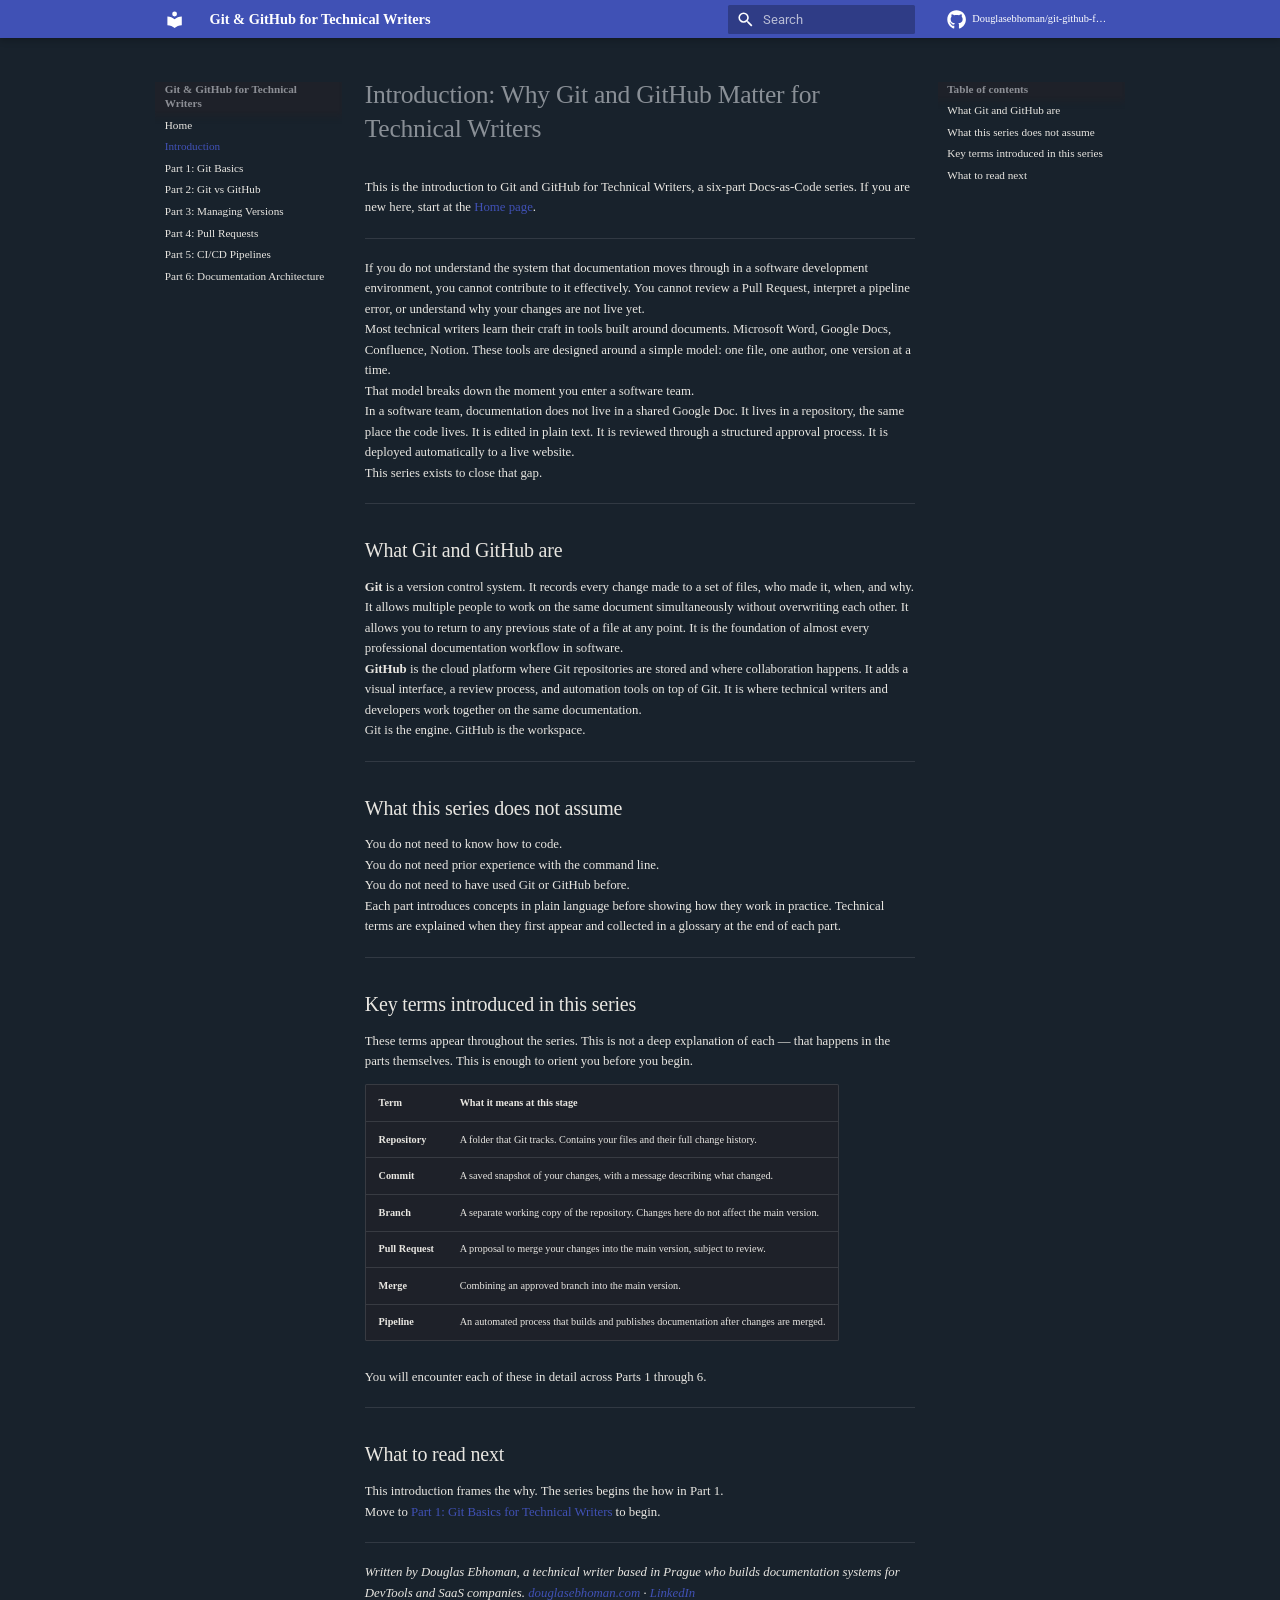
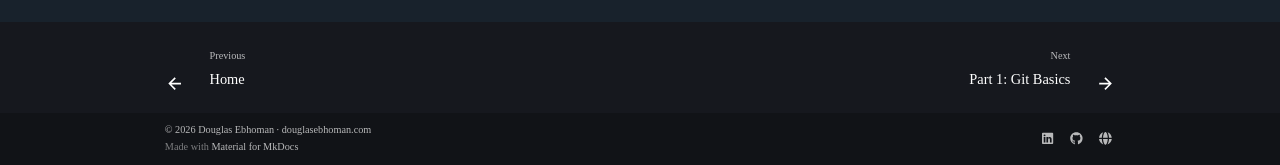
<file: introduction/index.html>
<!doctype html>
<html lang="en" class="no-js">
  <head>
    
      <meta charset="utf-8">
      <meta name="viewport" content="width=device-width,initial-scale=1">
      
        <meta name="description" content="A six-part Docs-as-Code series explaining Git and GitHub workflows for technical writers, written in plain language, without assuming a software development background.">
      
      
        <meta name="author" content="Douglas Ebhoman">
      
      
        <link rel="canonical" href="https://douglasebhoman.com/git-github-for-technical-writers-series/introduction/">
      
      
        <link rel="prev" href="..">
      
      
        <link rel="next" href="../part-1-git-basics/">
      
      
        
      
      
      <link rel="icon" href="../assets/images/favicon.png">
      <meta name="generator" content="mkdocs-1.6.1, mkdocs-material-9.7.6">
    
    
      
        <title>Introduction - Git & GitHub for Technical Writers</title>
      
    
    
      <link rel="stylesheet" href="../assets/stylesheets/main.484c7ddc.min.css">
      
        
        <link rel="stylesheet" href="../assets/stylesheets/palette.ab4e12ef.min.css">
      
      


    
    
      
    
    
      
        
        
        <link rel="preconnect" href="https://fonts.gstatic.com" crossorigin>
        <link rel="stylesheet" href="https://fonts.googleapis.com/css?family=Roboto:300,300i,400,400i,700,700i%7CRoboto+Mono:400,400i,700,700i&display=fallback">
        <style>:root{--md-text-font:"Roboto";--md-code-font:"Roboto Mono"}</style>
      
    
    
      <link rel="stylesheet" href="../stylesheets/brand.css">
    
    <script>__md_scope=new URL("..",location),__md_hash=e=>[...e].reduce(((e,_)=>(e<<5)-e+_.charCodeAt(0)),0),__md_get=(e,_=localStorage,t=__md_scope)=>JSON.parse(_.getItem(t.pathname+"."+e)),__md_set=(e,_,t=localStorage,a=__md_scope)=>{try{t.setItem(a.pathname+"."+e,JSON.stringify(_))}catch(e){}}</script>
    
      

    
    
  </head>
  
  
    
    
    
    
    
    <body dir="ltr" data-md-color-scheme="slate" data-md-color-primary="custom" data-md-color-accent="custom">
  
    
    <input class="md-toggle" data-md-toggle="drawer" type="checkbox" id="__drawer" autocomplete="off">
    <input class="md-toggle" data-md-toggle="search" type="checkbox" id="__search" autocomplete="off">
    <label class="md-overlay" for="__drawer"></label>
    <div data-md-component="skip">
      
        
        <a href="#introduction-why-git-and-github-matter-for-technical-writers" class="md-skip">
          Skip to content
        </a>
      
    </div>
    <div data-md-component="announce">
      
    </div>
    
    
      

  

<header class="md-header md-header--shadow" data-md-component="header">
  <nav class="md-header__inner md-grid" aria-label="Header">
    <a href=".." title="Git &amp; GitHub for Technical Writers" class="md-header__button md-logo" aria-label="Git & GitHub for Technical Writers" data-md-component="logo">
      
  
  <svg xmlns="http://www.w3.org/2000/svg" viewBox="0 0 24 24"><path d="M12 8a3 3 0 0 0 3-3 3 3 0 0 0-3-3 3 3 0 0 0-3 3 3 3 0 0 0 3 3m0 3.54C9.64 9.35 6.5 8 3 8v11c3.5 0 6.64 1.35 9 3.54 2.36-2.19 5.5-3.54 9-3.54V8c-3.5 0-6.64 1.35-9 3.54"/></svg>

    </a>
    <label class="md-header__button md-icon" for="__drawer">
      
      <svg xmlns="http://www.w3.org/2000/svg" viewBox="0 0 24 24"><path d="M3 6h18v2H3zm0 5h18v2H3zm0 5h18v2H3z"/></svg>
    </label>
    <div class="md-header__title" data-md-component="header-title">
      <div class="md-header__ellipsis">
        <div class="md-header__topic">
          <span class="md-ellipsis">
            Git & GitHub for Technical Writers
          </span>
        </div>
        <div class="md-header__topic" data-md-component="header-topic">
          <span class="md-ellipsis">
            
              Introduction
            
          </span>
        </div>
      </div>
    </div>
    
      
    
    
    
    
      
      
        <label class="md-header__button md-icon" for="__search">
          
          <svg xmlns="http://www.w3.org/2000/svg" viewBox="0 0 24 24"><path d="M9.5 3A6.5 6.5 0 0 1 16 9.5c0 1.61-.59 3.09-1.56 4.23l.27.27h.79l5 5-1.5 1.5-5-5v-.79l-.27-.27A6.52 6.52 0 0 1 9.5 16 6.5 6.5 0 0 1 3 9.5 6.5 6.5 0 0 1 9.5 3m0 2C7 5 5 7 5 9.5S7 14 9.5 14 14 12 14 9.5 12 5 9.5 5"/></svg>
        </label>
        <div class="md-search" data-md-component="search" role="dialog">
  <label class="md-search__overlay" for="__search"></label>
  <div class="md-search__inner" role="search">
    <form class="md-search__form" name="search">
      <input type="text" class="md-search__input" name="query" aria-label="Search" placeholder="Search" autocapitalize="off" autocorrect="off" autocomplete="off" spellcheck="false" data-md-component="search-query" required>
      <label class="md-search__icon md-icon" for="__search">
        
        <svg xmlns="http://www.w3.org/2000/svg" viewBox="0 0 24 24"><path d="M9.5 3A6.5 6.5 0 0 1 16 9.5c0 1.61-.59 3.09-1.56 4.23l.27.27h.79l5 5-1.5 1.5-5-5v-.79l-.27-.27A6.52 6.52 0 0 1 9.5 16 6.5 6.5 0 0 1 3 9.5 6.5 6.5 0 0 1 9.5 3m0 2C7 5 5 7 5 9.5S7 14 9.5 14 14 12 14 9.5 12 5 9.5 5"/></svg>
        
        <svg xmlns="http://www.w3.org/2000/svg" viewBox="0 0 24 24"><path d="M20 11v2H8l5.5 5.5-1.42 1.42L4.16 12l7.92-7.92L13.5 5.5 8 11z"/></svg>
      </label>
      <nav class="md-search__options" aria-label="Search">
        
        <button type="reset" class="md-search__icon md-icon" title="Clear" aria-label="Clear" tabindex="-1">
          
          <svg xmlns="http://www.w3.org/2000/svg" viewBox="0 0 24 24"><path d="M19 6.41 17.59 5 12 10.59 6.41 5 5 6.41 10.59 12 5 17.59 6.41 19 12 13.41 17.59 19 19 17.59 13.41 12z"/></svg>
        </button>
      </nav>
      
        <div class="md-search__suggest" data-md-component="search-suggest"></div>
      
    </form>
    <div class="md-search__output">
      <div class="md-search__scrollwrap" tabindex="0" data-md-scrollfix>
        <div class="md-search-result" data-md-component="search-result">
          <div class="md-search-result__meta">
            Initializing search
          </div>
          <ol class="md-search-result__list" role="presentation"></ol>
        </div>
      </div>
    </div>
  </div>
</div>
      
    
    
      <div class="md-header__source">
        <a href="https://github.com/Douglasebhoman/git-github-for-technical-writers-series" title="Go to repository" class="md-source" data-md-component="source">
  <div class="md-source__icon md-icon">
    
    <svg xmlns="http://www.w3.org/2000/svg" viewBox="0 0 512 512"><!--! Font Awesome Free 7.1.0 by @fontawesome - https://fontawesome.com License - https://fontawesome.com/license/free (Icons: CC BY 4.0, Fonts: SIL OFL 1.1, Code: MIT License) Copyright 2025 Fonticons, Inc.--><path d="M173.9 397.4c0 2-2.3 3.6-5.2 3.6-3.3.3-5.6-1.3-5.6-3.6 0-2 2.3-3.6 5.2-3.6 3-.3 5.6 1.3 5.6 3.6m-31.1-4.5c-.7 2 1.3 4.3 4.3 4.9 2.6 1 5.6 0 6.2-2s-1.3-4.3-4.3-5.2c-2.6-.7-5.5.3-6.2 2.3m44.2-1.7c-2.9.7-4.9 2.6-4.6 4.9.3 2 2.9 3.3 5.9 2.6 2.9-.7 4.9-2.6 4.6-4.6-.3-1.9-3-3.2-5.9-2.9M252.8 8C114.1 8 8 113.3 8 252c0 110.9 69.8 205.8 169.5 239.2 12.8 2.3 17.3-5.6 17.3-12.1 0-6.2-.3-40.4-.3-61.4 0 0-70 15-84.7-29.8 0 0-11.4-29.1-27.8-36.6 0 0-22.9-15.7 1.6-15.4 0 0 24.9 2 38.6 25.8 21.9 38.6 58.6 27.5 72.9 20.9 2.3-16 8.8-27.1 16-33.7-55.9-6.2-112.3-14.3-112.3-110.5 0-27.5 7.6-41.3 23.6-58.9-2.6-6.5-11.1-33.3 2.6-67.9 20.9-6.5 69 27 69 27 20-5.6 41.5-8.5 62.8-8.5s42.8 2.9 62.8 8.5c0 0 48.1-33.6 69-27 13.7 34.7 5.2 61.4 2.6 67.9 16 17.7 25.8 31.5 25.8 58.9 0 96.5-58.9 104.2-114.8 110.5 9.2 7.9 17 22.9 17 46.4 0 33.7-.3 75.4-.3 83.6 0 6.5 4.6 14.4 17.3 12.1C436.2 457.8 504 362.9 504 252 504 113.3 391.5 8 252.8 8M105.2 352.9c-1.3 1-1 3.3.7 5.2 1.6 1.6 3.9 2.3 5.2 1 1.3-1 1-3.3-.7-5.2-1.6-1.6-3.9-2.3-5.2-1m-10.8-8.1c-.7 1.3.3 2.9 2.3 3.9 1.6 1 3.6.7 4.3-.7.7-1.3-.3-2.9-2.3-3.9-2-.6-3.6-.3-4.3.7m32.4 35.6c-1.6 1.3-1 4.3 1.3 6.2 2.3 2.3 5.2 2.6 6.5 1 1.3-1.3.7-4.3-1.3-6.2-2.2-2.3-5.2-2.6-6.5-1m-11.4-14.7c-1.6 1-1.6 3.6 0 5.9s4.3 3.3 5.6 2.3c1.6-1.3 1.6-3.9 0-6.2-1.4-2.3-4-3.3-5.6-2"/></svg>
  </div>
  <div class="md-source__repository">
    Douglasebhoman/git-github-for-technical-writers-series
  </div>
</a>
      </div>
    
  </nav>
  
</header>
    
    <div class="md-container" data-md-component="container">
      
      
        
          
        
      
      <main class="md-main" data-md-component="main">
        <div class="md-main__inner md-grid">
          
            
              
              <div class="md-sidebar md-sidebar--primary" data-md-component="sidebar" data-md-type="navigation" >
                <div class="md-sidebar__scrollwrap">
                  <div class="md-sidebar__inner">
                    



<nav class="md-nav md-nav--primary" aria-label="Navigation" data-md-level="0">
  <label class="md-nav__title" for="__drawer">
    <a href=".." title="Git &amp; GitHub for Technical Writers" class="md-nav__button md-logo" aria-label="Git & GitHub for Technical Writers" data-md-component="logo">
      
  
  <svg xmlns="http://www.w3.org/2000/svg" viewBox="0 0 24 24"><path d="M12 8a3 3 0 0 0 3-3 3 3 0 0 0-3-3 3 3 0 0 0-3 3 3 3 0 0 0 3 3m0 3.54C9.64 9.35 6.5 8 3 8v11c3.5 0 6.64 1.35 9 3.54 2.36-2.19 5.5-3.54 9-3.54V8c-3.5 0-6.64 1.35-9 3.54"/></svg>

    </a>
    Git & GitHub for Technical Writers
  </label>
  
    <div class="md-nav__source">
      <a href="https://github.com/Douglasebhoman/git-github-for-technical-writers-series" title="Go to repository" class="md-source" data-md-component="source">
  <div class="md-source__icon md-icon">
    
    <svg xmlns="http://www.w3.org/2000/svg" viewBox="0 0 512 512"><!--! Font Awesome Free 7.1.0 by @fontawesome - https://fontawesome.com License - https://fontawesome.com/license/free (Icons: CC BY 4.0, Fonts: SIL OFL 1.1, Code: MIT License) Copyright 2025 Fonticons, Inc.--><path d="M173.9 397.4c0 2-2.3 3.6-5.2 3.6-3.3.3-5.6-1.3-5.6-3.6 0-2 2.3-3.6 5.2-3.6 3-.3 5.6 1.3 5.6 3.6m-31.1-4.5c-.7 2 1.3 4.3 4.3 4.9 2.6 1 5.6 0 6.2-2s-1.3-4.3-4.3-5.2c-2.6-.7-5.5.3-6.2 2.3m44.2-1.7c-2.9.7-4.9 2.6-4.6 4.9.3 2 2.9 3.3 5.9 2.6 2.9-.7 4.9-2.6 4.6-4.6-.3-1.9-3-3.2-5.9-2.9M252.8 8C114.1 8 8 113.3 8 252c0 110.9 69.8 205.8 169.5 239.2 12.8 2.3 17.3-5.6 17.3-12.1 0-6.2-.3-40.4-.3-61.4 0 0-70 15-84.7-29.8 0 0-11.4-29.1-27.8-36.6 0 0-22.9-15.7 1.6-15.4 0 0 24.9 2 38.6 25.8 21.9 38.6 58.6 27.5 72.9 20.9 2.3-16 8.8-27.1 16-33.7-55.9-6.2-112.3-14.3-112.3-110.5 0-27.5 7.6-41.3 23.6-58.9-2.6-6.5-11.1-33.3 2.6-67.9 20.9-6.5 69 27 69 27 20-5.6 41.5-8.5 62.8-8.5s42.8 2.9 62.8 8.5c0 0 48.1-33.6 69-27 13.7 34.7 5.2 61.4 2.6 67.9 16 17.7 25.8 31.5 25.8 58.9 0 96.5-58.9 104.2-114.8 110.5 9.2 7.9 17 22.9 17 46.4 0 33.7-.3 75.4-.3 83.6 0 6.5 4.6 14.4 17.3 12.1C436.2 457.8 504 362.9 504 252 504 113.3 391.5 8 252.8 8M105.2 352.9c-1.3 1-1 3.3.7 5.2 1.6 1.6 3.9 2.3 5.2 1 1.3-1 1-3.3-.7-5.2-1.6-1.6-3.9-2.3-5.2-1m-10.8-8.1c-.7 1.3.3 2.9 2.3 3.9 1.6 1 3.6.7 4.3-.7.7-1.3-.3-2.9-2.3-3.9-2-.6-3.6-.3-4.3.7m32.4 35.6c-1.6 1.3-1 4.3 1.3 6.2 2.3 2.3 5.2 2.6 6.5 1 1.3-1.3.7-4.3-1.3-6.2-2.2-2.3-5.2-2.6-6.5-1m-11.4-14.7c-1.6 1-1.6 3.6 0 5.9s4.3 3.3 5.6 2.3c1.6-1.3 1.6-3.9 0-6.2-1.4-2.3-4-3.3-5.6-2"/></svg>
  </div>
  <div class="md-source__repository">
    Douglasebhoman/git-github-for-technical-writers-series
  </div>
</a>
    </div>
  
  <ul class="md-nav__list" data-md-scrollfix>
    
      
      
  
  
  
  
    <li class="md-nav__item">
      <a href=".." class="md-nav__link">
        
  
  
  <span class="md-ellipsis">
    
  
    Home
  

    
  </span>
  
  

      </a>
    </li>
  

    
      
      
  
  
    
  
  
  
    <li class="md-nav__item md-nav__item--active">
      
      <input class="md-nav__toggle md-toggle" type="checkbox" id="__toc">
      
      
        
      
      
        <label class="md-nav__link md-nav__link--active" for="__toc">
          
  
  
  <span class="md-ellipsis">
    
  
    Introduction
  

    
  </span>
  
  

          <span class="md-nav__icon md-icon"></span>
        </label>
      
      <a href="./" class="md-nav__link md-nav__link--active">
        
  
  
  <span class="md-ellipsis">
    
  
    Introduction
  

    
  </span>
  
  

      </a>
      
        

<nav class="md-nav md-nav--secondary" aria-label="Table of contents">
  
  
  
    
  
  
    <label class="md-nav__title" for="__toc">
      <span class="md-nav__icon md-icon"></span>
      Table of contents
    </label>
    <ul class="md-nav__list" data-md-component="toc" data-md-scrollfix>
      
        <li class="md-nav__item">
  <a href="#what-git-and-github-are" class="md-nav__link">
    <span class="md-ellipsis">
      
        What Git and GitHub are
      
    </span>
  </a>
  
</li>
      
        <li class="md-nav__item">
  <a href="#what-this-series-does-not-assume" class="md-nav__link">
    <span class="md-ellipsis">
      
        What this series does not assume
      
    </span>
  </a>
  
</li>
      
        <li class="md-nav__item">
  <a href="#key-terms-introduced-in-this-series" class="md-nav__link">
    <span class="md-ellipsis">
      
        Key terms introduced in this series
      
    </span>
  </a>
  
</li>
      
        <li class="md-nav__item">
  <a href="#what-to-read-next" class="md-nav__link">
    <span class="md-ellipsis">
      
        What to read next
      
    </span>
  </a>
  
</li>
      
    </ul>
  
</nav>
      
    </li>
  

    
      
      
  
  
  
  
    <li class="md-nav__item">
      <a href="../part-1-git-basics/" class="md-nav__link">
        
  
  
  <span class="md-ellipsis">
    
  
    Part 1: Git Basics
  

    
  </span>
  
  

      </a>
    </li>
  

    
      
      
  
  
  
  
    <li class="md-nav__item">
      <a href="../part-2-git-vs-github/" class="md-nav__link">
        
  
  
  <span class="md-ellipsis">
    
  
    Part 2: Git vs GitHub
  

    
  </span>
  
  

      </a>
    </li>
  

    
      
      
  
  
  
  
    <li class="md-nav__item">
      <a href="../part-3-versioning/" class="md-nav__link">
        
  
  
  <span class="md-ellipsis">
    
  
    Part 3: Managing Versions
  

    
  </span>
  
  

      </a>
    </li>
  

    
      
      
  
  
  
  
    <li class="md-nav__item">
      <a href="../part-4-pull-requests/" class="md-nav__link">
        
  
  
  <span class="md-ellipsis">
    
  
    Part 4: Pull Requests
  

    
  </span>
  
  

      </a>
    </li>
  

    
      
      
  
  
  
  
    <li class="md-nav__item">
      <a href="../part-5-cicd-pipelines/" class="md-nav__link">
        
  
  
  <span class="md-ellipsis">
    
  
    Part 5: CI/CD Pipelines
  

    
  </span>
  
  

      </a>
    </li>
  

    
      
      
  
  
  
  
    <li class="md-nav__item">
      <a href="../part-6-repo-architecture/" class="md-nav__link">
        
  
  
  <span class="md-ellipsis">
    
  
    Part 6: Documentation Architecture
  

    
  </span>
  
  

      </a>
    </li>
  

    
  </ul>
</nav>
                  </div>
                </div>
              </div>
            
            
              
              <div class="md-sidebar md-sidebar--secondary" data-md-component="sidebar" data-md-type="toc" >
                <div class="md-sidebar__scrollwrap">
                  <div class="md-sidebar__inner">
                    

<nav class="md-nav md-nav--secondary" aria-label="Table of contents">
  
  
  
    
  
  
    <label class="md-nav__title" for="__toc">
      <span class="md-nav__icon md-icon"></span>
      Table of contents
    </label>
    <ul class="md-nav__list" data-md-component="toc" data-md-scrollfix>
      
        <li class="md-nav__item">
  <a href="#what-git-and-github-are" class="md-nav__link">
    <span class="md-ellipsis">
      
        What Git and GitHub are
      
    </span>
  </a>
  
</li>
      
        <li class="md-nav__item">
  <a href="#what-this-series-does-not-assume" class="md-nav__link">
    <span class="md-ellipsis">
      
        What this series does not assume
      
    </span>
  </a>
  
</li>
      
        <li class="md-nav__item">
  <a href="#key-terms-introduced-in-this-series" class="md-nav__link">
    <span class="md-ellipsis">
      
        Key terms introduced in this series
      
    </span>
  </a>
  
</li>
      
        <li class="md-nav__item">
  <a href="#what-to-read-next" class="md-nav__link">
    <span class="md-ellipsis">
      
        What to read next
      
    </span>
  </a>
  
</li>
      
    </ul>
  
</nav>
                  </div>
                </div>
              </div>
            
          
          
            <div class="md-content" data-md-component="content">
              
              <article class="md-content__inner md-typeset">
                
                  


  
  


<h1 id="introduction-why-git-and-github-matter-for-technical-writers">Introduction: Why Git and GitHub Matter for Technical Writers<a class="headerlink" href="#introduction-why-git-and-github-matter-for-technical-writers" title="Permanent link">&para;</a></h1>
<p>This is the introduction to Git and GitHub for Technical Writers, a six-part Docs-as-Code series. If you are new here, start at the <a href="../">Home page</a>.</p>
<hr />
<p>If you do not understand the system that documentation moves through in a software development environment, you cannot contribute to it effectively. You cannot review a Pull Request, interpret a pipeline error, or understand why your changes are not live yet.</p>
<p>Most technical writers learn their craft in tools built around documents. Microsoft Word, Google Docs, Confluence, Notion. These tools are designed around a simple model: one file, one author, one version at a time.</p>
<p>That model breaks down the moment you enter a software team.</p>
<p>In a software team, documentation does not live in a shared Google Doc. It lives in a repository, the same place the code lives. It is edited in plain text. It is reviewed through a structured approval process. It is deployed automatically to a live website.</p>
<p>This series exists to close that gap.</p>
<hr />
<h2 id="what-git-and-github-are">What Git and GitHub are<a class="headerlink" href="#what-git-and-github-are" title="Permanent link">&para;</a></h2>
<p><strong>Git</strong> is a version control system. It records every change made to a set of files, who made it, when, and why. It allows multiple people to work on the same document simultaneously without overwriting each other. It allows you to return to any previous state of a file at any point. It is the foundation of almost every professional documentation workflow in software.</p>
<p><strong>GitHub</strong> is the cloud platform where Git repositories are stored and where collaboration happens. It adds a visual interface, a review process, and automation tools on top of Git. It is where technical writers and developers work together on the same documentation.</p>
<p>Git is the engine. GitHub is the workspace.</p>
<hr />
<h2 id="what-this-series-does-not-assume">What this series does not assume<a class="headerlink" href="#what-this-series-does-not-assume" title="Permanent link">&para;</a></h2>
<p>You do not need to know how to code.</p>
<p>You do not need prior experience with the command line.</p>
<p>You do not need to have used Git or GitHub before.</p>
<p>Each part introduces concepts in plain language before showing how they work in practice. Technical terms are explained when they first appear and collected in a glossary at the end of each part.</p>
<hr />
<h2 id="key-terms-introduced-in-this-series">Key terms introduced in this series<a class="headerlink" href="#key-terms-introduced-in-this-series" title="Permanent link">&para;</a></h2>
<p>These terms appear throughout the series. This is not a deep explanation of each — that happens in the parts themselves. This is enough to orient you before you begin.</p>
<table>
<thead>
<tr>
<th>Term</th>
<th>What it means at this stage</th>
</tr>
</thead>
<tbody>
<tr>
<td><strong>Repository</strong></td>
<td>A folder that Git tracks. Contains your files and their full change history.</td>
</tr>
<tr>
<td><strong>Commit</strong></td>
<td>A saved snapshot of your changes, with a message describing what changed.</td>
</tr>
<tr>
<td><strong>Branch</strong></td>
<td>A separate working copy of the repository. Changes here do not affect the main version.</td>
</tr>
<tr>
<td><strong>Pull Request</strong></td>
<td>A proposal to merge your changes into the main version, subject to review.</td>
</tr>
<tr>
<td><strong>Merge</strong></td>
<td>Combining an approved branch into the main version.</td>
</tr>
<tr>
<td><strong>Pipeline</strong></td>
<td>An automated process that builds and publishes documentation after changes are merged.</td>
</tr>
</tbody>
</table>
<p>You will encounter each of these in detail across Parts 1 through 6.</p>
<hr />
<h2 id="what-to-read-next">What to read next<a class="headerlink" href="#what-to-read-next" title="Permanent link">&para;</a></h2>
<p>This introduction frames the why. The series begins the how in Part 1.</p>
<p>Move to <a href="../part-1-git-basics/">Part 1: Git Basics for Technical Writers</a> to begin.</p>
<hr />
<p><em>Written by Douglas Ebhoman, a technical writer based in Prague who builds documentation systems for DevTools and SaaS companies.</em>
<em><a href="https://douglasebhoman.com">douglasebhoman.com</a> · <a href="https://linkedin.com/in/douglas-ebhoman-757329289">LinkedIn</a></em></p>












                
              </article>
            </div>
          
          
<script>var target=document.getElementById(location.hash.slice(1));target&&target.name&&(target.checked=target.name.startsWith("__tabbed_"))</script>
        </div>
        
          <button type="button" class="md-top md-icon" data-md-component="top" hidden>
  
  <svg xmlns="http://www.w3.org/2000/svg" viewBox="0 0 24 24"><path d="M13 20h-2V8l-5.5 5.5-1.42-1.42L12 4.16l7.92 7.92-1.42 1.42L13 8z"/></svg>
  Back to top
</button>
        
      </main>
      
        <footer class="md-footer">
  
    
      
      <nav class="md-footer__inner md-grid" aria-label="Footer" >
        
          
          <a href=".." class="md-footer__link md-footer__link--prev" aria-label="Previous: Home">
            <div class="md-footer__button md-icon">
              
              <svg xmlns="http://www.w3.org/2000/svg" viewBox="0 0 24 24"><path d="M20 11v2H8l5.5 5.5-1.42 1.42L4.16 12l7.92-7.92L13.5 5.5 8 11z"/></svg>
            </div>
            <div class="md-footer__title">
              <span class="md-footer__direction">
                Previous
              </span>
              <div class="md-ellipsis">
                Home
              </div>
            </div>
          </a>
        
        
          
          <a href="../part-1-git-basics/" class="md-footer__link md-footer__link--next" aria-label="Next: Part 1: Git Basics">
            <div class="md-footer__title">
              <span class="md-footer__direction">
                Next
              </span>
              <div class="md-ellipsis">
                Part 1: Git Basics
              </div>
            </div>
            <div class="md-footer__button md-icon">
              
              <svg xmlns="http://www.w3.org/2000/svg" viewBox="0 0 24 24"><path d="M4 11v2h12l-5.5 5.5 1.42 1.42L19.84 12l-7.92-7.92L10.5 5.5 16 11z"/></svg>
            </div>
          </a>
        
      </nav>
    
  
  <div class="md-footer-meta md-typeset">
    <div class="md-footer-meta__inner md-grid">
      <div class="md-copyright">
  
    <div class="md-copyright__highlight">
      © 2026 Douglas Ebhoman · <a href="https://douglasebhoman.com">douglasebhoman.com</a>
    </div>
  
  
    Made with
    <a href="https://squidfunk.github.io/mkdocs-material/" target="_blank" rel="noopener">
      Material for MkDocs
    </a>
  
</div>
      
        
<div class="md-social">
  
    
    
    
    
      
      
    
    <a href="https://linkedin.com/in/douglas-ebhoman-757329289" target="_blank" rel="noopener" title="linkedin.com" class="md-social__link">
      <svg xmlns="http://www.w3.org/2000/svg" viewBox="0 0 448 512"><!--! Font Awesome Free 7.1.0 by @fontawesome - https://fontawesome.com License - https://fontawesome.com/license/free (Icons: CC BY 4.0, Fonts: SIL OFL 1.1, Code: MIT License) Copyright 2025 Fonticons, Inc.--><path d="M416 32H31.9C14.3 32 0 46.5 0 64.3v383.4C0 465.5 14.3 480 31.9 480H416c17.6 0 32-14.5 32-32.3V64.3c0-17.8-14.4-32.3-32-32.3M135.4 416H69V202.2h66.5V416zM102.2 96a38.5 38.5 0 1 1 0 77 38.5 38.5 0 1 1 0-77m282.1 320h-66.4V312c0-24.8-.5-56.7-34.5-56.7-34.6 0-39.9 27-39.9 54.9V416h-66.4V202.2h63.7v29.2h.9c8.9-16.8 30.6-34.5 62.9-34.5 67.2 0 79.7 44.3 79.7 101.9z"/></svg>
    </a>
  
    
    
    
    
      
      
    
    <a href="https://github.com/Douglasebhoman" target="_blank" rel="noopener" title="github.com" class="md-social__link">
      <svg xmlns="http://www.w3.org/2000/svg" viewBox="0 0 512 512"><!--! Font Awesome Free 7.1.0 by @fontawesome - https://fontawesome.com License - https://fontawesome.com/license/free (Icons: CC BY 4.0, Fonts: SIL OFL 1.1, Code: MIT License) Copyright 2025 Fonticons, Inc.--><path d="M173.9 397.4c0 2-2.3 3.6-5.2 3.6-3.3.3-5.6-1.3-5.6-3.6 0-2 2.3-3.6 5.2-3.6 3-.3 5.6 1.3 5.6 3.6m-31.1-4.5c-.7 2 1.3 4.3 4.3 4.9 2.6 1 5.6 0 6.2-2s-1.3-4.3-4.3-5.2c-2.6-.7-5.5.3-6.2 2.3m44.2-1.7c-2.9.7-4.9 2.6-4.6 4.9.3 2 2.9 3.3 5.9 2.6 2.9-.7 4.9-2.6 4.6-4.6-.3-1.9-3-3.2-5.9-2.9M252.8 8C114.1 8 8 113.3 8 252c0 110.9 69.8 205.8 169.5 239.2 12.8 2.3 17.3-5.6 17.3-12.1 0-6.2-.3-40.4-.3-61.4 0 0-70 15-84.7-29.8 0 0-11.4-29.1-27.8-36.6 0 0-22.9-15.7 1.6-15.4 0 0 24.9 2 38.6 25.8 21.9 38.6 58.6 27.5 72.9 20.9 2.3-16 8.8-27.1 16-33.7-55.9-6.2-112.3-14.3-112.3-110.5 0-27.5 7.6-41.3 23.6-58.9-2.6-6.5-11.1-33.3 2.6-67.9 20.9-6.5 69 27 69 27 20-5.6 41.5-8.5 62.8-8.5s42.8 2.9 62.8 8.5c0 0 48.1-33.6 69-27 13.7 34.7 5.2 61.4 2.6 67.9 16 17.7 25.8 31.5 25.8 58.9 0 96.5-58.9 104.2-114.8 110.5 9.2 7.9 17 22.9 17 46.4 0 33.7-.3 75.4-.3 83.6 0 6.5 4.6 14.4 17.3 12.1C436.2 457.8 504 362.9 504 252 504 113.3 391.5 8 252.8 8M105.2 352.9c-1.3 1-1 3.3.7 5.2 1.6 1.6 3.9 2.3 5.2 1 1.3-1 1-3.3-.7-5.2-1.6-1.6-3.9-2.3-5.2-1m-10.8-8.1c-.7 1.3.3 2.9 2.3 3.9 1.6 1 3.6.7 4.3-.7.7-1.3-.3-2.9-2.3-3.9-2-.6-3.6-.3-4.3.7m32.4 35.6c-1.6 1.3-1 4.3 1.3 6.2 2.3 2.3 5.2 2.6 6.5 1 1.3-1.3.7-4.3-1.3-6.2-2.2-2.3-5.2-2.6-6.5-1m-11.4-14.7c-1.6 1-1.6 3.6 0 5.9s4.3 3.3 5.6 2.3c1.6-1.3 1.6-3.9 0-6.2-1.4-2.3-4-3.3-5.6-2"/></svg>
    </a>
  
    
    
    
    
      
      
    
    <a href="https://douglasebhoman.com" target="_blank" rel="noopener" title="douglasebhoman.com" class="md-social__link">
      <svg xmlns="http://www.w3.org/2000/svg" viewBox="0 0 512 512"><!--! Font Awesome Free 7.1.0 by @fontawesome - https://fontawesome.com License - https://fontawesome.com/license/free (Icons: CC BY 4.0, Fonts: SIL OFL 1.1, Code: MIT License) Copyright 2025 Fonticons, Inc.--><path d="M351.9 280H161c2.9 64.5 17.2 123.9 37.5 167.4 11.4 24.5 23.7 41.8 35.1 52.4 11.2 10.5 18.9 12.2 22.9 12.2s11.7-1.7 22.9-12.2c11.4-10.6 23.7-28 35.1-52.4 20.3-43.5 34.6-102.9 37.5-167.4zm-191-48h190.9c-2.8-64.5-17.1-123.9-37.4-167.4-11.4-24.4-23.7-41.8-35.1-52.4C268.1 1.7 260.4 0 256.4 0s-11.7 1.7-22.9 12.2c-11.4 10.6-23.7 28-35.1 52.4-20.3 43.5-34.6 102.9-37.5 167.4m-48 0c3.5-85.6 25.6-165.1 57.9-217.3C78.7 47.3 10.9 131.2 1.5 232zM1.5 280c9.4 100.8 77.2 184.7 169.3 217.3-32.3-52.2-54.4-131.7-57.9-217.3zm398.4 0c-3.5 85.6-25.6 165.1-57.9 217.3 92.1-32.7 159.9-116.5 169.3-217.3zm111.4-48C501.9 131.2 434.1 47.3 342 14.7c32.3 52.2 54.4 131.7 57.9 217.3z"/></svg>
    </a>
  
</div>
      
    </div>
  </div>
</footer>
      
    </div>
    <div class="md-dialog" data-md-component="dialog">
      <div class="md-dialog__inner md-typeset"></div>
    </div>
    
    
    
      
      
      <script id="__config" type="application/json">{"annotate": null, "base": "..", "features": ["navigation.instant", "navigation.top", "navigation.sections", "navigation.footer", "search.highlight", "search.suggest", "content.code.copy"], "search": "../assets/javascripts/workers/search.2c215733.min.js", "tags": null, "translations": {"clipboard.copied": "Copied to clipboard", "clipboard.copy": "Copy to clipboard", "search.result.more.one": "1 more on this page", "search.result.more.other": "# more on this page", "search.result.none": "No matching documents", "search.result.one": "1 matching document", "search.result.other": "# matching documents", "search.result.placeholder": "Type to start searching", "search.result.term.missing": "Missing", "select.version": "Select version"}, "version": null}</script>
    
    
      <script src="../assets/javascripts/bundle.79ae519e.min.js"></script>
      
    
  </body>
</html>
</file>
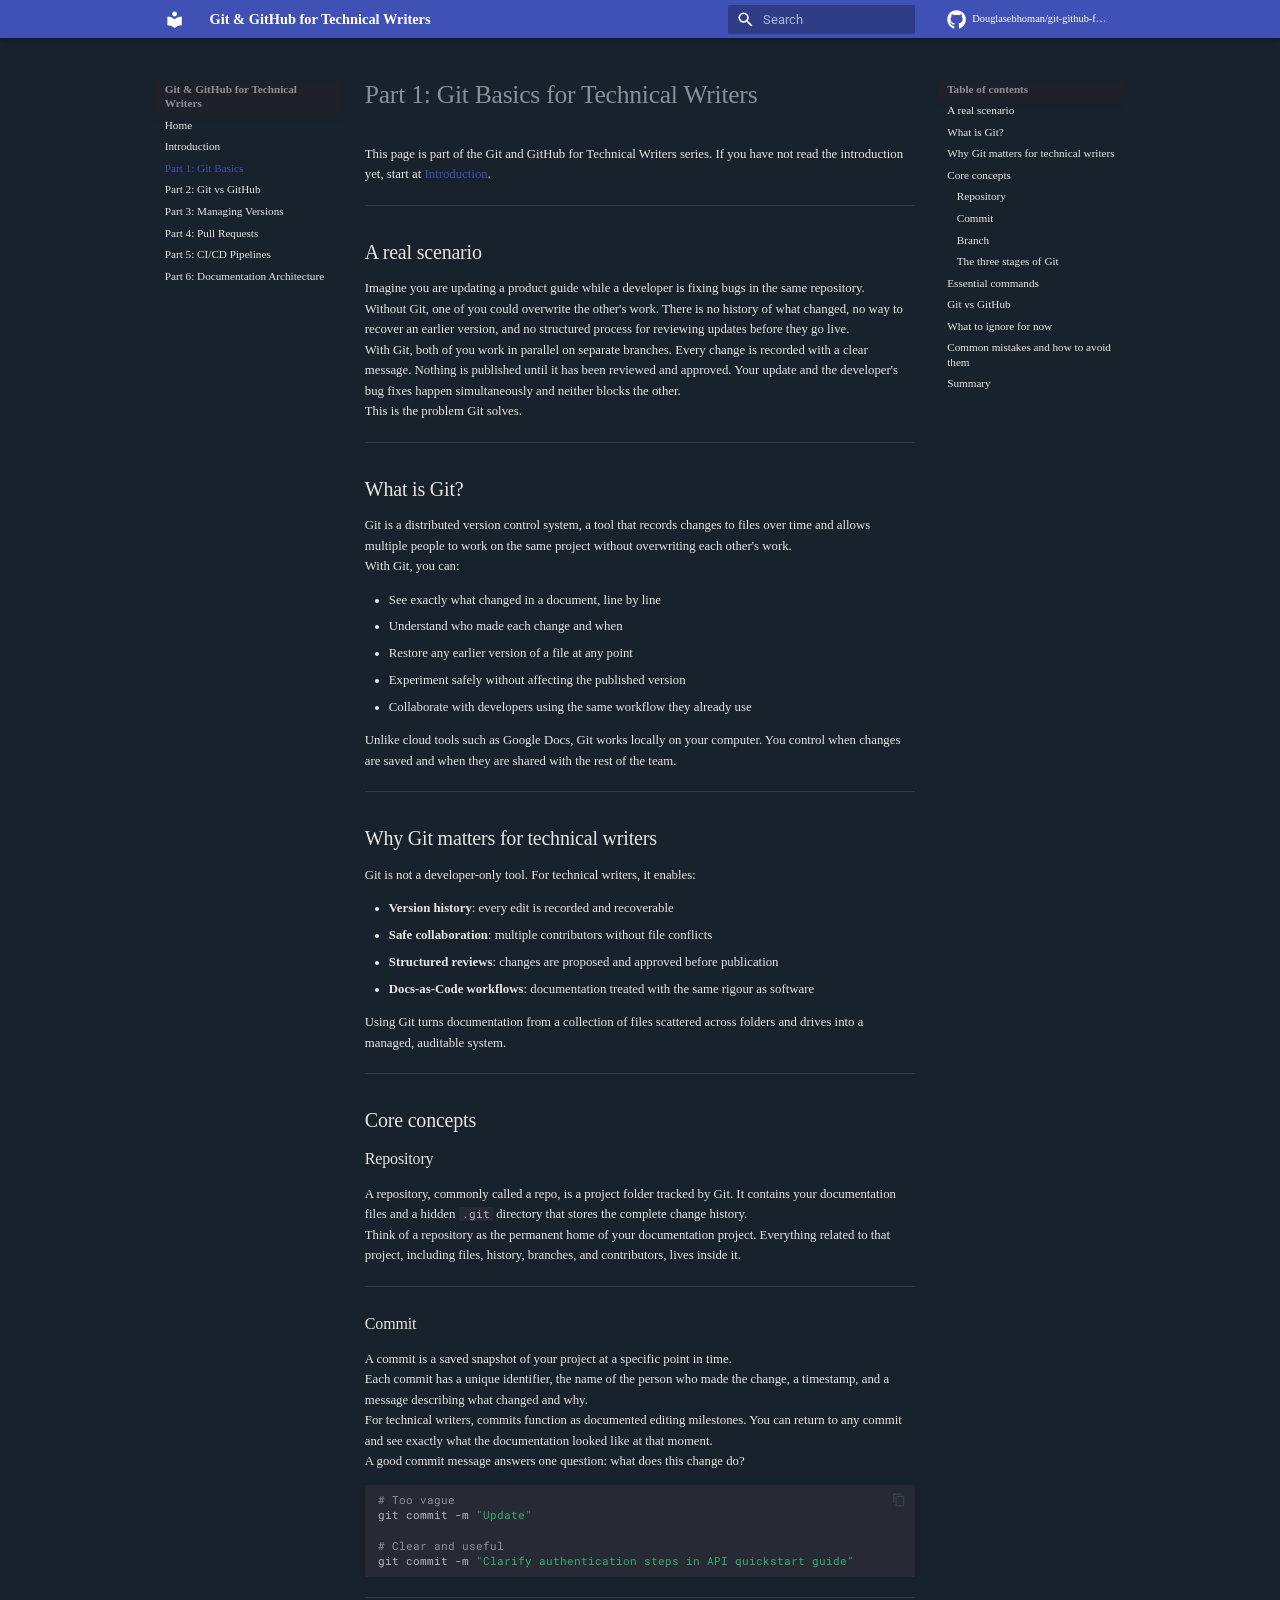
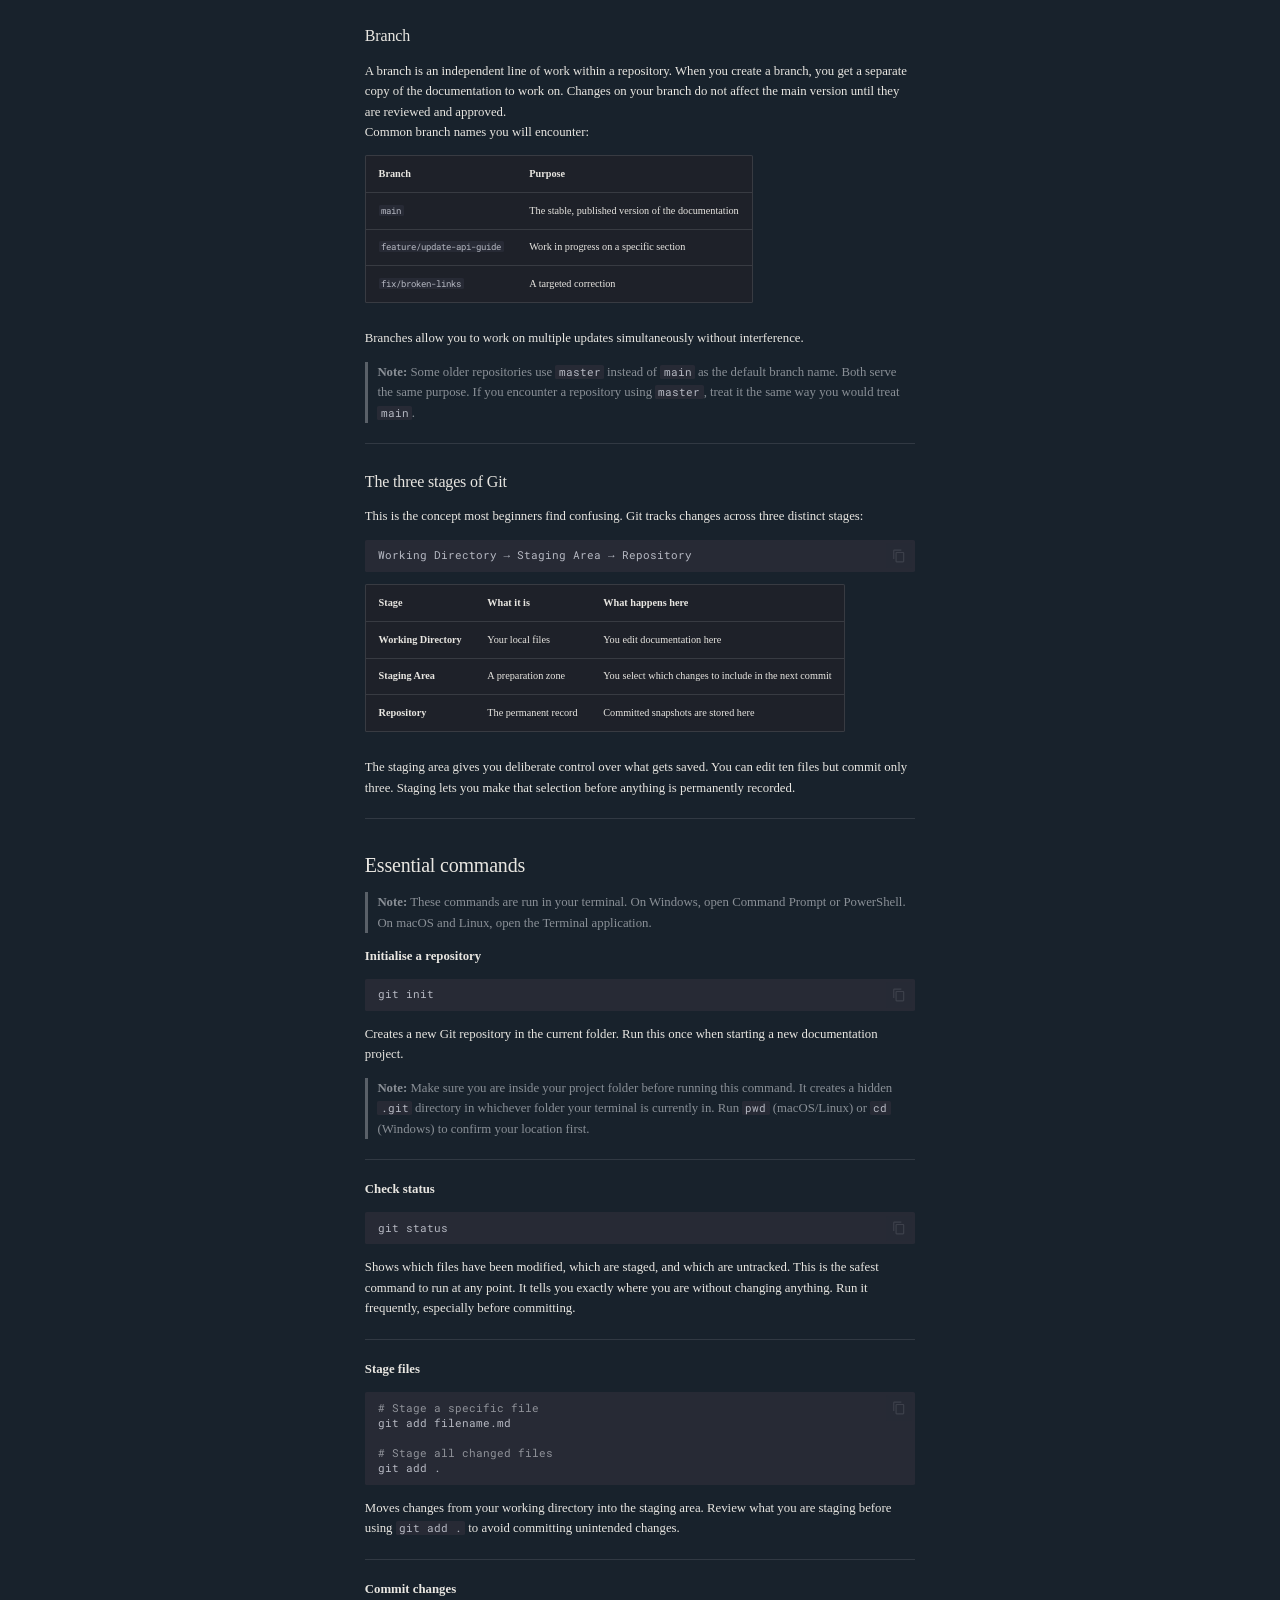
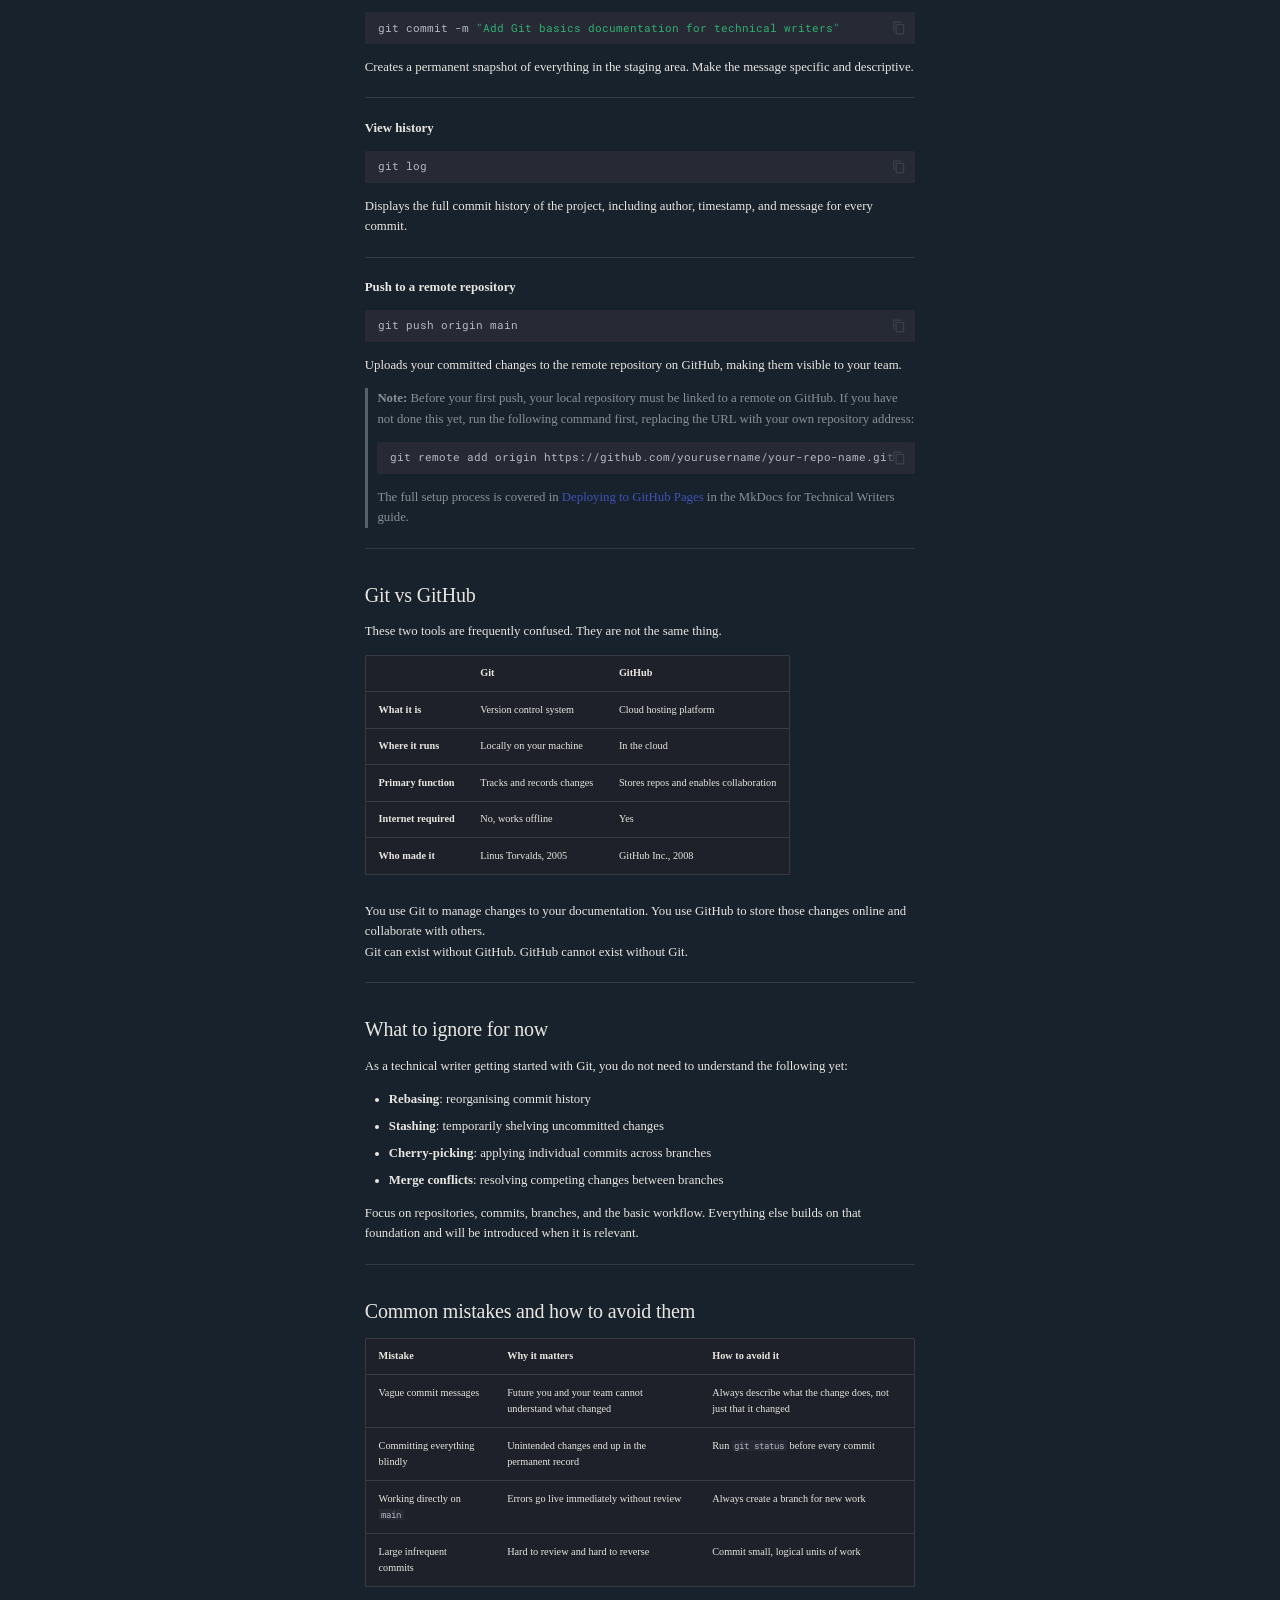
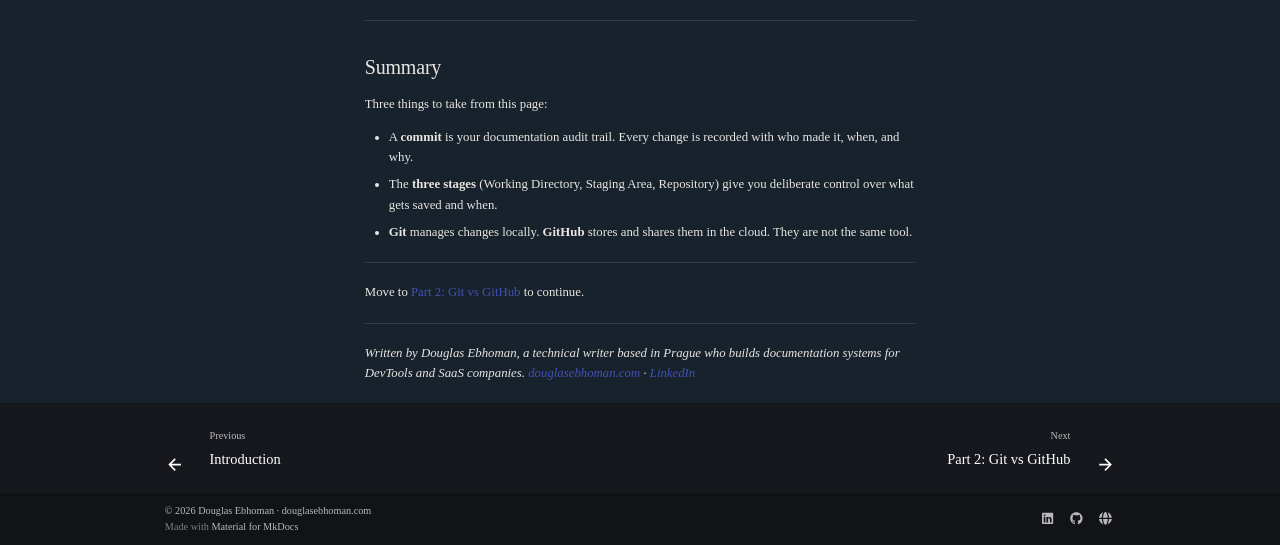
<file: part-1-git-basics/index.html>
<!doctype html>
<html lang="en" class="no-js">
  <head>
    
      <meta charset="utf-8">
      <meta name="viewport" content="width=device-width,initial-scale=1">
      
        <meta name="description" content="A six-part Docs-as-Code series explaining Git and GitHub workflows for technical writers, written in plain language, without assuming a software development background.">
      
      
        <meta name="author" content="Douglas Ebhoman">
      
      
        <link rel="canonical" href="https://douglasebhoman.com/git-github-for-technical-writers-series/part-1-git-basics/">
      
      
        <link rel="prev" href="../introduction/">
      
      
        <link rel="next" href="../part-2-git-vs-github/">
      
      
        
      
      
      <link rel="icon" href="../assets/images/favicon.png">
      <meta name="generator" content="mkdocs-1.6.1, mkdocs-material-9.7.6">
    
    
      
        <title>Part 1: Git Basics - Git & GitHub for Technical Writers</title>
      
    
    
      <link rel="stylesheet" href="../assets/stylesheets/main.484c7ddc.min.css">
      
        
        <link rel="stylesheet" href="../assets/stylesheets/palette.ab4e12ef.min.css">
      
      


    
    
      
    
    
      
        
        
        <link rel="preconnect" href="https://fonts.gstatic.com" crossorigin>
        <link rel="stylesheet" href="https://fonts.googleapis.com/css?family=Roboto:300,300i,400,400i,700,700i%7CRoboto+Mono:400,400i,700,700i&display=fallback">
        <style>:root{--md-text-font:"Roboto";--md-code-font:"Roboto Mono"}</style>
      
    
    
      <link rel="stylesheet" href="../stylesheets/brand.css">
    
    <script>__md_scope=new URL("..",location),__md_hash=e=>[...e].reduce(((e,_)=>(e<<5)-e+_.charCodeAt(0)),0),__md_get=(e,_=localStorage,t=__md_scope)=>JSON.parse(_.getItem(t.pathname+"."+e)),__md_set=(e,_,t=localStorage,a=__md_scope)=>{try{t.setItem(a.pathname+"."+e,JSON.stringify(_))}catch(e){}}</script>
    
      

    
    
  </head>
  
  
    
    
    
    
    
    <body dir="ltr" data-md-color-scheme="slate" data-md-color-primary="custom" data-md-color-accent="custom">
  
    
    <input class="md-toggle" data-md-toggle="drawer" type="checkbox" id="__drawer" autocomplete="off">
    <input class="md-toggle" data-md-toggle="search" type="checkbox" id="__search" autocomplete="off">
    <label class="md-overlay" for="__drawer"></label>
    <div data-md-component="skip">
      
        
        <a href="#part-1-git-basics-for-technical-writers" class="md-skip">
          Skip to content
        </a>
      
    </div>
    <div data-md-component="announce">
      
    </div>
    
    
      

  

<header class="md-header md-header--shadow" data-md-component="header">
  <nav class="md-header__inner md-grid" aria-label="Header">
    <a href=".." title="Git &amp; GitHub for Technical Writers" class="md-header__button md-logo" aria-label="Git & GitHub for Technical Writers" data-md-component="logo">
      
  
  <svg xmlns="http://www.w3.org/2000/svg" viewBox="0 0 24 24"><path d="M12 8a3 3 0 0 0 3-3 3 3 0 0 0-3-3 3 3 0 0 0-3 3 3 3 0 0 0 3 3m0 3.54C9.64 9.35 6.5 8 3 8v11c3.5 0 6.64 1.35 9 3.54 2.36-2.19 5.5-3.54 9-3.54V8c-3.5 0-6.64 1.35-9 3.54"/></svg>

    </a>
    <label class="md-header__button md-icon" for="__drawer">
      
      <svg xmlns="http://www.w3.org/2000/svg" viewBox="0 0 24 24"><path d="M3 6h18v2H3zm0 5h18v2H3zm0 5h18v2H3z"/></svg>
    </label>
    <div class="md-header__title" data-md-component="header-title">
      <div class="md-header__ellipsis">
        <div class="md-header__topic">
          <span class="md-ellipsis">
            Git & GitHub for Technical Writers
          </span>
        </div>
        <div class="md-header__topic" data-md-component="header-topic">
          <span class="md-ellipsis">
            
              Part 1: Git Basics
            
          </span>
        </div>
      </div>
    </div>
    
      
    
    
    
    
      
      
        <label class="md-header__button md-icon" for="__search">
          
          <svg xmlns="http://www.w3.org/2000/svg" viewBox="0 0 24 24"><path d="M9.5 3A6.5 6.5 0 0 1 16 9.5c0 1.61-.59 3.09-1.56 4.23l.27.27h.79l5 5-1.5 1.5-5-5v-.79l-.27-.27A6.52 6.52 0 0 1 9.5 16 6.5 6.5 0 0 1 3 9.5 6.5 6.5 0 0 1 9.5 3m0 2C7 5 5 7 5 9.5S7 14 9.5 14 14 12 14 9.5 12 5 9.5 5"/></svg>
        </label>
        <div class="md-search" data-md-component="search" role="dialog">
  <label class="md-search__overlay" for="__search"></label>
  <div class="md-search__inner" role="search">
    <form class="md-search__form" name="search">
      <input type="text" class="md-search__input" name="query" aria-label="Search" placeholder="Search" autocapitalize="off" autocorrect="off" autocomplete="off" spellcheck="false" data-md-component="search-query" required>
      <label class="md-search__icon md-icon" for="__search">
        
        <svg xmlns="http://www.w3.org/2000/svg" viewBox="0 0 24 24"><path d="M9.5 3A6.5 6.5 0 0 1 16 9.5c0 1.61-.59 3.09-1.56 4.23l.27.27h.79l5 5-1.5 1.5-5-5v-.79l-.27-.27A6.52 6.52 0 0 1 9.5 16 6.5 6.5 0 0 1 3 9.5 6.5 6.5 0 0 1 9.5 3m0 2C7 5 5 7 5 9.5S7 14 9.5 14 14 12 14 9.5 12 5 9.5 5"/></svg>
        
        <svg xmlns="http://www.w3.org/2000/svg" viewBox="0 0 24 24"><path d="M20 11v2H8l5.5 5.5-1.42 1.42L4.16 12l7.92-7.92L13.5 5.5 8 11z"/></svg>
      </label>
      <nav class="md-search__options" aria-label="Search">
        
        <button type="reset" class="md-search__icon md-icon" title="Clear" aria-label="Clear" tabindex="-1">
          
          <svg xmlns="http://www.w3.org/2000/svg" viewBox="0 0 24 24"><path d="M19 6.41 17.59 5 12 10.59 6.41 5 5 6.41 10.59 12 5 17.59 6.41 19 12 13.41 17.59 19 19 17.59 13.41 12z"/></svg>
        </button>
      </nav>
      
        <div class="md-search__suggest" data-md-component="search-suggest"></div>
      
    </form>
    <div class="md-search__output">
      <div class="md-search__scrollwrap" tabindex="0" data-md-scrollfix>
        <div class="md-search-result" data-md-component="search-result">
          <div class="md-search-result__meta">
            Initializing search
          </div>
          <ol class="md-search-result__list" role="presentation"></ol>
        </div>
      </div>
    </div>
  </div>
</div>
      
    
    
      <div class="md-header__source">
        <a href="https://github.com/Douglasebhoman/git-github-for-technical-writers-series" title="Go to repository" class="md-source" data-md-component="source">
  <div class="md-source__icon md-icon">
    
    <svg xmlns="http://www.w3.org/2000/svg" viewBox="0 0 512 512"><!--! Font Awesome Free 7.1.0 by @fontawesome - https://fontawesome.com License - https://fontawesome.com/license/free (Icons: CC BY 4.0, Fonts: SIL OFL 1.1, Code: MIT License) Copyright 2025 Fonticons, Inc.--><path d="M173.9 397.4c0 2-2.3 3.6-5.2 3.6-3.3.3-5.6-1.3-5.6-3.6 0-2 2.3-3.6 5.2-3.6 3-.3 5.6 1.3 5.6 3.6m-31.1-4.5c-.7 2 1.3 4.3 4.3 4.9 2.6 1 5.6 0 6.2-2s-1.3-4.3-4.3-5.2c-2.6-.7-5.5.3-6.2 2.3m44.2-1.7c-2.9.7-4.9 2.6-4.6 4.9.3 2 2.9 3.3 5.9 2.6 2.9-.7 4.9-2.6 4.6-4.6-.3-1.9-3-3.2-5.9-2.9M252.8 8C114.1 8 8 113.3 8 252c0 110.9 69.8 205.8 169.5 239.2 12.8 2.3 17.3-5.6 17.3-12.1 0-6.2-.3-40.4-.3-61.4 0 0-70 15-84.7-29.8 0 0-11.4-29.1-27.8-36.6 0 0-22.9-15.7 1.6-15.4 0 0 24.9 2 38.6 25.8 21.9 38.6 58.6 27.5 72.9 20.9 2.3-16 8.8-27.1 16-33.7-55.9-6.2-112.3-14.3-112.3-110.5 0-27.5 7.6-41.3 23.6-58.9-2.6-6.5-11.1-33.3 2.6-67.9 20.9-6.5 69 27 69 27 20-5.6 41.5-8.5 62.8-8.5s42.8 2.9 62.8 8.5c0 0 48.1-33.6 69-27 13.7 34.7 5.2 61.4 2.6 67.9 16 17.7 25.8 31.5 25.8 58.9 0 96.5-58.9 104.2-114.8 110.5 9.2 7.9 17 22.9 17 46.4 0 33.7-.3 75.4-.3 83.6 0 6.5 4.6 14.4 17.3 12.1C436.2 457.8 504 362.9 504 252 504 113.3 391.5 8 252.8 8M105.2 352.9c-1.3 1-1 3.3.7 5.2 1.6 1.6 3.9 2.3 5.2 1 1.3-1 1-3.3-.7-5.2-1.6-1.6-3.9-2.3-5.2-1m-10.8-8.1c-.7 1.3.3 2.9 2.3 3.9 1.6 1 3.6.7 4.3-.7.7-1.3-.3-2.9-2.3-3.9-2-.6-3.6-.3-4.3.7m32.4 35.6c-1.6 1.3-1 4.3 1.3 6.2 2.3 2.3 5.2 2.6 6.5 1 1.3-1.3.7-4.3-1.3-6.2-2.2-2.3-5.2-2.6-6.5-1m-11.4-14.7c-1.6 1-1.6 3.6 0 5.9s4.3 3.3 5.6 2.3c1.6-1.3 1.6-3.9 0-6.2-1.4-2.3-4-3.3-5.6-2"/></svg>
  </div>
  <div class="md-source__repository">
    Douglasebhoman/git-github-for-technical-writers-series
  </div>
</a>
      </div>
    
  </nav>
  
</header>
    
    <div class="md-container" data-md-component="container">
      
      
        
          
        
      
      <main class="md-main" data-md-component="main">
        <div class="md-main__inner md-grid">
          
            
              
              <div class="md-sidebar md-sidebar--primary" data-md-component="sidebar" data-md-type="navigation" >
                <div class="md-sidebar__scrollwrap">
                  <div class="md-sidebar__inner">
                    



<nav class="md-nav md-nav--primary" aria-label="Navigation" data-md-level="0">
  <label class="md-nav__title" for="__drawer">
    <a href=".." title="Git &amp; GitHub for Technical Writers" class="md-nav__button md-logo" aria-label="Git & GitHub for Technical Writers" data-md-component="logo">
      
  
  <svg xmlns="http://www.w3.org/2000/svg" viewBox="0 0 24 24"><path d="M12 8a3 3 0 0 0 3-3 3 3 0 0 0-3-3 3 3 0 0 0-3 3 3 3 0 0 0 3 3m0 3.54C9.64 9.35 6.5 8 3 8v11c3.5 0 6.64 1.35 9 3.54 2.36-2.19 5.5-3.54 9-3.54V8c-3.5 0-6.64 1.35-9 3.54"/></svg>

    </a>
    Git & GitHub for Technical Writers
  </label>
  
    <div class="md-nav__source">
      <a href="https://github.com/Douglasebhoman/git-github-for-technical-writers-series" title="Go to repository" class="md-source" data-md-component="source">
  <div class="md-source__icon md-icon">
    
    <svg xmlns="http://www.w3.org/2000/svg" viewBox="0 0 512 512"><!--! Font Awesome Free 7.1.0 by @fontawesome - https://fontawesome.com License - https://fontawesome.com/license/free (Icons: CC BY 4.0, Fonts: SIL OFL 1.1, Code: MIT License) Copyright 2025 Fonticons, Inc.--><path d="M173.9 397.4c0 2-2.3 3.6-5.2 3.6-3.3.3-5.6-1.3-5.6-3.6 0-2 2.3-3.6 5.2-3.6 3-.3 5.6 1.3 5.6 3.6m-31.1-4.5c-.7 2 1.3 4.3 4.3 4.9 2.6 1 5.6 0 6.2-2s-1.3-4.3-4.3-5.2c-2.6-.7-5.5.3-6.2 2.3m44.2-1.7c-2.9.7-4.9 2.6-4.6 4.9.3 2 2.9 3.3 5.9 2.6 2.9-.7 4.9-2.6 4.6-4.6-.3-1.9-3-3.2-5.9-2.9M252.8 8C114.1 8 8 113.3 8 252c0 110.9 69.8 205.8 169.5 239.2 12.8 2.3 17.3-5.6 17.3-12.1 0-6.2-.3-40.4-.3-61.4 0 0-70 15-84.7-29.8 0 0-11.4-29.1-27.8-36.6 0 0-22.9-15.7 1.6-15.4 0 0 24.9 2 38.6 25.8 21.9 38.6 58.6 27.5 72.9 20.9 2.3-16 8.8-27.1 16-33.7-55.9-6.2-112.3-14.3-112.3-110.5 0-27.5 7.6-41.3 23.6-58.9-2.6-6.5-11.1-33.3 2.6-67.9 20.9-6.5 69 27 69 27 20-5.6 41.5-8.5 62.8-8.5s42.8 2.9 62.8 8.5c0 0 48.1-33.6 69-27 13.7 34.7 5.2 61.4 2.6 67.9 16 17.7 25.8 31.5 25.8 58.9 0 96.5-58.9 104.2-114.8 110.5 9.2 7.9 17 22.9 17 46.4 0 33.7-.3 75.4-.3 83.6 0 6.5 4.6 14.4 17.3 12.1C436.2 457.8 504 362.9 504 252 504 113.3 391.5 8 252.8 8M105.2 352.9c-1.3 1-1 3.3.7 5.2 1.6 1.6 3.9 2.3 5.2 1 1.3-1 1-3.3-.7-5.2-1.6-1.6-3.9-2.3-5.2-1m-10.8-8.1c-.7 1.3.3 2.9 2.3 3.9 1.6 1 3.6.7 4.3-.7.7-1.3-.3-2.9-2.3-3.9-2-.6-3.6-.3-4.3.7m32.4 35.6c-1.6 1.3-1 4.3 1.3 6.2 2.3 2.3 5.2 2.6 6.5 1 1.3-1.3.7-4.3-1.3-6.2-2.2-2.3-5.2-2.6-6.5-1m-11.4-14.7c-1.6 1-1.6 3.6 0 5.9s4.3 3.3 5.6 2.3c1.6-1.3 1.6-3.9 0-6.2-1.4-2.3-4-3.3-5.6-2"/></svg>
  </div>
  <div class="md-source__repository">
    Douglasebhoman/git-github-for-technical-writers-series
  </div>
</a>
    </div>
  
  <ul class="md-nav__list" data-md-scrollfix>
    
      
      
  
  
  
  
    <li class="md-nav__item">
      <a href=".." class="md-nav__link">
        
  
  
  <span class="md-ellipsis">
    
  
    Home
  

    
  </span>
  
  

      </a>
    </li>
  

    
      
      
  
  
  
  
    <li class="md-nav__item">
      <a href="../introduction/" class="md-nav__link">
        
  
  
  <span class="md-ellipsis">
    
  
    Introduction
  

    
  </span>
  
  

      </a>
    </li>
  

    
      
      
  
  
    
  
  
  
    <li class="md-nav__item md-nav__item--active">
      
      <input class="md-nav__toggle md-toggle" type="checkbox" id="__toc">
      
      
        
      
      
        <label class="md-nav__link md-nav__link--active" for="__toc">
          
  
  
  <span class="md-ellipsis">
    
  
    Part 1: Git Basics
  

    
  </span>
  
  

          <span class="md-nav__icon md-icon"></span>
        </label>
      
      <a href="./" class="md-nav__link md-nav__link--active">
        
  
  
  <span class="md-ellipsis">
    
  
    Part 1: Git Basics
  

    
  </span>
  
  

      </a>
      
        

<nav class="md-nav md-nav--secondary" aria-label="Table of contents">
  
  
  
    
  
  
    <label class="md-nav__title" for="__toc">
      <span class="md-nav__icon md-icon"></span>
      Table of contents
    </label>
    <ul class="md-nav__list" data-md-component="toc" data-md-scrollfix>
      
        <li class="md-nav__item">
  <a href="#a-real-scenario" class="md-nav__link">
    <span class="md-ellipsis">
      
        A real scenario
      
    </span>
  </a>
  
</li>
      
        <li class="md-nav__item">
  <a href="#what-is-git" class="md-nav__link">
    <span class="md-ellipsis">
      
        What is Git?
      
    </span>
  </a>
  
</li>
      
        <li class="md-nav__item">
  <a href="#why-git-matters-for-technical-writers" class="md-nav__link">
    <span class="md-ellipsis">
      
        Why Git matters for technical writers
      
    </span>
  </a>
  
</li>
      
        <li class="md-nav__item">
  <a href="#core-concepts" class="md-nav__link">
    <span class="md-ellipsis">
      
        Core concepts
      
    </span>
  </a>
  
    <nav class="md-nav" aria-label="Core concepts">
      <ul class="md-nav__list">
        
          <li class="md-nav__item">
  <a href="#repository" class="md-nav__link">
    <span class="md-ellipsis">
      
        Repository
      
    </span>
  </a>
  
</li>
        
          <li class="md-nav__item">
  <a href="#commit" class="md-nav__link">
    <span class="md-ellipsis">
      
        Commit
      
    </span>
  </a>
  
</li>
        
          <li class="md-nav__item">
  <a href="#branch" class="md-nav__link">
    <span class="md-ellipsis">
      
        Branch
      
    </span>
  </a>
  
</li>
        
          <li class="md-nav__item">
  <a href="#the-three-stages-of-git" class="md-nav__link">
    <span class="md-ellipsis">
      
        The three stages of Git
      
    </span>
  </a>
  
</li>
        
      </ul>
    </nav>
  
</li>
      
        <li class="md-nav__item">
  <a href="#essential-commands" class="md-nav__link">
    <span class="md-ellipsis">
      
        Essential commands
      
    </span>
  </a>
  
</li>
      
        <li class="md-nav__item">
  <a href="#git-vs-github" class="md-nav__link">
    <span class="md-ellipsis">
      
        Git vs GitHub
      
    </span>
  </a>
  
</li>
      
        <li class="md-nav__item">
  <a href="#what-to-ignore-for-now" class="md-nav__link">
    <span class="md-ellipsis">
      
        What to ignore for now
      
    </span>
  </a>
  
</li>
      
        <li class="md-nav__item">
  <a href="#common-mistakes-and-how-to-avoid-them" class="md-nav__link">
    <span class="md-ellipsis">
      
        Common mistakes and how to avoid them
      
    </span>
  </a>
  
</li>
      
        <li class="md-nav__item">
  <a href="#summary" class="md-nav__link">
    <span class="md-ellipsis">
      
        Summary
      
    </span>
  </a>
  
</li>
      
    </ul>
  
</nav>
      
    </li>
  

    
      
      
  
  
  
  
    <li class="md-nav__item">
      <a href="../part-2-git-vs-github/" class="md-nav__link">
        
  
  
  <span class="md-ellipsis">
    
  
    Part 2: Git vs GitHub
  

    
  </span>
  
  

      </a>
    </li>
  

    
      
      
  
  
  
  
    <li class="md-nav__item">
      <a href="../part-3-versioning/" class="md-nav__link">
        
  
  
  <span class="md-ellipsis">
    
  
    Part 3: Managing Versions
  

    
  </span>
  
  

      </a>
    </li>
  

    
      
      
  
  
  
  
    <li class="md-nav__item">
      <a href="../part-4-pull-requests/" class="md-nav__link">
        
  
  
  <span class="md-ellipsis">
    
  
    Part 4: Pull Requests
  

    
  </span>
  
  

      </a>
    </li>
  

    
      
      
  
  
  
  
    <li class="md-nav__item">
      <a href="../part-5-cicd-pipelines/" class="md-nav__link">
        
  
  
  <span class="md-ellipsis">
    
  
    Part 5: CI/CD Pipelines
  

    
  </span>
  
  

      </a>
    </li>
  

    
      
      
  
  
  
  
    <li class="md-nav__item">
      <a href="../part-6-repo-architecture/" class="md-nav__link">
        
  
  
  <span class="md-ellipsis">
    
  
    Part 6: Documentation Architecture
  

    
  </span>
  
  

      </a>
    </li>
  

    
  </ul>
</nav>
                  </div>
                </div>
              </div>
            
            
              
              <div class="md-sidebar md-sidebar--secondary" data-md-component="sidebar" data-md-type="toc" >
                <div class="md-sidebar__scrollwrap">
                  <div class="md-sidebar__inner">
                    

<nav class="md-nav md-nav--secondary" aria-label="Table of contents">
  
  
  
    
  
  
    <label class="md-nav__title" for="__toc">
      <span class="md-nav__icon md-icon"></span>
      Table of contents
    </label>
    <ul class="md-nav__list" data-md-component="toc" data-md-scrollfix>
      
        <li class="md-nav__item">
  <a href="#a-real-scenario" class="md-nav__link">
    <span class="md-ellipsis">
      
        A real scenario
      
    </span>
  </a>
  
</li>
      
        <li class="md-nav__item">
  <a href="#what-is-git" class="md-nav__link">
    <span class="md-ellipsis">
      
        What is Git?
      
    </span>
  </a>
  
</li>
      
        <li class="md-nav__item">
  <a href="#why-git-matters-for-technical-writers" class="md-nav__link">
    <span class="md-ellipsis">
      
        Why Git matters for technical writers
      
    </span>
  </a>
  
</li>
      
        <li class="md-nav__item">
  <a href="#core-concepts" class="md-nav__link">
    <span class="md-ellipsis">
      
        Core concepts
      
    </span>
  </a>
  
    <nav class="md-nav" aria-label="Core concepts">
      <ul class="md-nav__list">
        
          <li class="md-nav__item">
  <a href="#repository" class="md-nav__link">
    <span class="md-ellipsis">
      
        Repository
      
    </span>
  </a>
  
</li>
        
          <li class="md-nav__item">
  <a href="#commit" class="md-nav__link">
    <span class="md-ellipsis">
      
        Commit
      
    </span>
  </a>
  
</li>
        
          <li class="md-nav__item">
  <a href="#branch" class="md-nav__link">
    <span class="md-ellipsis">
      
        Branch
      
    </span>
  </a>
  
</li>
        
          <li class="md-nav__item">
  <a href="#the-three-stages-of-git" class="md-nav__link">
    <span class="md-ellipsis">
      
        The three stages of Git
      
    </span>
  </a>
  
</li>
        
      </ul>
    </nav>
  
</li>
      
        <li class="md-nav__item">
  <a href="#essential-commands" class="md-nav__link">
    <span class="md-ellipsis">
      
        Essential commands
      
    </span>
  </a>
  
</li>
      
        <li class="md-nav__item">
  <a href="#git-vs-github" class="md-nav__link">
    <span class="md-ellipsis">
      
        Git vs GitHub
      
    </span>
  </a>
  
</li>
      
        <li class="md-nav__item">
  <a href="#what-to-ignore-for-now" class="md-nav__link">
    <span class="md-ellipsis">
      
        What to ignore for now
      
    </span>
  </a>
  
</li>
      
        <li class="md-nav__item">
  <a href="#common-mistakes-and-how-to-avoid-them" class="md-nav__link">
    <span class="md-ellipsis">
      
        Common mistakes and how to avoid them
      
    </span>
  </a>
  
</li>
      
        <li class="md-nav__item">
  <a href="#summary" class="md-nav__link">
    <span class="md-ellipsis">
      
        Summary
      
    </span>
  </a>
  
</li>
      
    </ul>
  
</nav>
                  </div>
                </div>
              </div>
            
          
          
            <div class="md-content" data-md-component="content">
              
              <article class="md-content__inner md-typeset">
                
                  


  
  


<h1 id="part-1-git-basics-for-technical-writers">Part 1: Git Basics for Technical Writers<a class="headerlink" href="#part-1-git-basics-for-technical-writers" title="Permanent link">&para;</a></h1>
<p>This page is part of the Git and GitHub for Technical Writers series. If you have not read the introduction yet, start at <a href="../introduction/">Introduction</a>.</p>
<hr />
<h2 id="a-real-scenario">A real scenario<a class="headerlink" href="#a-real-scenario" title="Permanent link">&para;</a></h2>
<p>Imagine you are updating a product guide while a developer is fixing bugs in the same repository.</p>
<p>Without Git, one of you could overwrite the other's work. There is no history of what changed, no way to recover an earlier version, and no structured process for reviewing updates before they go live.</p>
<p>With Git, both of you work in parallel on separate branches. Every change is recorded with a clear message. Nothing is published until it has been reviewed and approved. Your update and the developer's bug fixes happen simultaneously and neither blocks the other.</p>
<p>This is the problem Git solves.</p>
<hr />
<h2 id="what-is-git">What is Git?<a class="headerlink" href="#what-is-git" title="Permanent link">&para;</a></h2>
<p>Git is a distributed version control system, a tool that records changes to files over time and allows multiple people to work on the same project without overwriting each other's work.</p>
<p>With Git, you can:</p>
<ul>
<li>See exactly what changed in a document, line by line</li>
<li>Understand who made each change and when</li>
<li>Restore any earlier version of a file at any point</li>
<li>Experiment safely without affecting the published version</li>
<li>Collaborate with developers using the same workflow they already use</li>
</ul>
<p>Unlike cloud tools such as Google Docs, Git works locally on your computer. You control when changes are saved and when they are shared with the rest of the team.</p>
<hr />
<h2 id="why-git-matters-for-technical-writers">Why Git matters for technical writers<a class="headerlink" href="#why-git-matters-for-technical-writers" title="Permanent link">&para;</a></h2>
<p>Git is not a developer-only tool. For technical writers, it enables:</p>
<ul>
<li><strong>Version history</strong>: every edit is recorded and recoverable</li>
<li><strong>Safe collaboration</strong>: multiple contributors without file conflicts</li>
<li><strong>Structured reviews</strong>: changes are proposed and approved before publication</li>
<li><strong>Docs-as-Code workflows</strong>: documentation treated with the same rigour as software</li>
</ul>
<p>Using Git turns documentation from a collection of files scattered across folders and drives into a managed, auditable system.</p>
<hr />
<h2 id="core-concepts">Core concepts<a class="headerlink" href="#core-concepts" title="Permanent link">&para;</a></h2>
<h3 id="repository">Repository<a class="headerlink" href="#repository" title="Permanent link">&para;</a></h3>
<p>A repository, commonly called a repo, is a project folder tracked by Git. It contains your documentation files and a hidden <code>.git</code> directory that stores the complete change history.</p>
<p>Think of a repository as the permanent home of your documentation project. Everything related to that project, including files, history, branches, and contributors, lives inside it.</p>
<hr />
<h3 id="commit">Commit<a class="headerlink" href="#commit" title="Permanent link">&para;</a></h3>
<p>A commit is a saved snapshot of your project at a specific point in time.</p>
<p>Each commit has a unique identifier, the name of the person who made the change, a timestamp, and a message describing what changed and why.</p>
<p>For technical writers, commits function as documented editing milestones. You can return to any commit and see exactly what the documentation looked like at that moment.</p>
<p>A good commit message answers one question: what does this change do?</p>
<div class="highlight"><pre><span></span><code><a id="__codelineno-0-1" name="__codelineno-0-1" href="#__codelineno-0-1"></a><span class="c1"># Too vague</span>
<a id="__codelineno-0-2" name="__codelineno-0-2" href="#__codelineno-0-2"></a>git<span class="w"> </span>commit<span class="w"> </span>-m<span class="w"> </span><span class="s2">&quot;Update&quot;</span>
<a id="__codelineno-0-3" name="__codelineno-0-3" href="#__codelineno-0-3"></a>
<a id="__codelineno-0-4" name="__codelineno-0-4" href="#__codelineno-0-4"></a><span class="c1"># Clear and useful</span>
<a id="__codelineno-0-5" name="__codelineno-0-5" href="#__codelineno-0-5"></a>git<span class="w"> </span>commit<span class="w"> </span>-m<span class="w"> </span><span class="s2">&quot;Clarify authentication steps in API quickstart guide&quot;</span>
</code></pre></div>
<hr />
<h3 id="branch">Branch<a class="headerlink" href="#branch" title="Permanent link">&para;</a></h3>
<p>A branch is an independent line of work within a repository. When you create a branch, you get a separate copy of the documentation to work on. Changes on your branch do not affect the main version until they are reviewed and approved.</p>
<p>Common branch names you will encounter:</p>
<table>
<thead>
<tr>
<th>Branch</th>
<th>Purpose</th>
</tr>
</thead>
<tbody>
<tr>
<td><code>main</code></td>
<td>The stable, published version of the documentation</td>
</tr>
<tr>
<td><code>feature/update-api-guide</code></td>
<td>Work in progress on a specific section</td>
</tr>
<tr>
<td><code>fix/broken-links</code></td>
<td>A targeted correction</td>
</tr>
</tbody>
</table>
<p>Branches allow you to work on multiple updates simultaneously without interference.</p>
<blockquote>
<p><strong>Note:</strong> Some older repositories use <code>master</code> instead of <code>main</code> as the default branch name. Both serve the same purpose. If you encounter a repository using <code>master</code>, treat it the same way you would treat <code>main</code>.</p>
</blockquote>
<hr />
<h3 id="the-three-stages-of-git">The three stages of Git<a class="headerlink" href="#the-three-stages-of-git" title="Permanent link">&para;</a></h3>
<p>This is the concept most beginners find confusing. Git tracks changes across three distinct stages:</p>
<div class="highlight"><pre><span></span><code><a id="__codelineno-1-1" name="__codelineno-1-1" href="#__codelineno-1-1"></a>Working Directory → Staging Area → Repository
</code></pre></div>
<table>
<thead>
<tr>
<th>Stage</th>
<th>What it is</th>
<th>What happens here</th>
</tr>
</thead>
<tbody>
<tr>
<td><strong>Working Directory</strong></td>
<td>Your local files</td>
<td>You edit documentation here</td>
</tr>
<tr>
<td><strong>Staging Area</strong></td>
<td>A preparation zone</td>
<td>You select which changes to include in the next commit</td>
</tr>
<tr>
<td><strong>Repository</strong></td>
<td>The permanent record</td>
<td>Committed snapshots are stored here</td>
</tr>
</tbody>
</table>
<p>The staging area gives you deliberate control over what gets saved. You can edit ten files but commit only three. Staging lets you make that selection before anything is permanently recorded.</p>
<hr />
<h2 id="essential-commands">Essential commands<a class="headerlink" href="#essential-commands" title="Permanent link">&para;</a></h2>
<blockquote>
<p><strong>Note:</strong> These commands are run in your terminal. On Windows, open Command Prompt or PowerShell. On macOS and Linux, open the Terminal application.</p>
</blockquote>
<p><strong>Initialise a repository</strong></p>
<div class="highlight"><pre><span></span><code><a id="__codelineno-2-1" name="__codelineno-2-1" href="#__codelineno-2-1"></a>git<span class="w"> </span>init
</code></pre></div>
<p>Creates a new Git repository in the current folder. Run this once when starting a new documentation project.</p>
<blockquote>
<p><strong>Note:</strong> Make sure you are inside your project folder before running this command. It creates a hidden <code>.git</code> directory in whichever folder your terminal is currently in. Run <code>pwd</code> (macOS/Linux) or <code>cd</code> (Windows) to confirm your location first.</p>
</blockquote>
<hr />
<p><strong>Check status</strong></p>
<div class="highlight"><pre><span></span><code><a id="__codelineno-3-1" name="__codelineno-3-1" href="#__codelineno-3-1"></a>git<span class="w"> </span>status
</code></pre></div>
<p>Shows which files have been modified, which are staged, and which are untracked. This is the safest command to run at any point. It tells you exactly where you are without changing anything. Run it frequently, especially before committing.</p>
<hr />
<p><strong>Stage files</strong></p>
<div class="highlight"><pre><span></span><code><a id="__codelineno-4-1" name="__codelineno-4-1" href="#__codelineno-4-1"></a><span class="c1"># Stage a specific file</span>
<a id="__codelineno-4-2" name="__codelineno-4-2" href="#__codelineno-4-2"></a>git<span class="w"> </span>add<span class="w"> </span>filename.md
<a id="__codelineno-4-3" name="__codelineno-4-3" href="#__codelineno-4-3"></a>
<a id="__codelineno-4-4" name="__codelineno-4-4" href="#__codelineno-4-4"></a><span class="c1"># Stage all changed files</span>
<a id="__codelineno-4-5" name="__codelineno-4-5" href="#__codelineno-4-5"></a>git<span class="w"> </span>add<span class="w"> </span>.
</code></pre></div>
<p>Moves changes from your working directory into the staging area. Review what you are staging before using <code>git add .</code> to avoid committing unintended changes.</p>
<hr />
<p><strong>Commit changes</strong></p>
<div class="highlight"><pre><span></span><code><a id="__codelineno-5-1" name="__codelineno-5-1" href="#__codelineno-5-1"></a>git<span class="w"> </span>commit<span class="w"> </span>-m<span class="w"> </span><span class="s2">&quot;Add Git basics documentation for technical writers&quot;</span>
</code></pre></div>
<p>Creates a permanent snapshot of everything in the staging area. Make the message specific and descriptive.</p>
<hr />
<p><strong>View history</strong></p>
<div class="highlight"><pre><span></span><code><a id="__codelineno-6-1" name="__codelineno-6-1" href="#__codelineno-6-1"></a>git<span class="w"> </span>log
</code></pre></div>
<p>Displays the full commit history of the project, including author, timestamp, and message for every commit.</p>
<hr />
<p><strong>Push to a remote repository</strong></p>
<div class="highlight"><pre><span></span><code><a id="__codelineno-7-1" name="__codelineno-7-1" href="#__codelineno-7-1"></a>git<span class="w"> </span>push<span class="w"> </span>origin<span class="w"> </span>main
</code></pre></div>
<p>Uploads your committed changes to the remote repository on GitHub, making them visible to your team.</p>
<blockquote>
<p><strong>Note:</strong> Before your first push, your local repository must be linked to a remote on GitHub. If you have not done this yet, run the following command first, replacing the URL with your own repository address:
<div class="highlight"><pre><span></span><code><a id="__codelineno-8-1" name="__codelineno-8-1" href="#__codelineno-8-1"></a>git<span class="w"> </span>remote<span class="w"> </span>add<span class="w"> </span>origin<span class="w"> </span>https://github.com/yourusername/your-repo-name.git
</code></pre></div>
The full setup process is covered in <a href="https://douglasebhoman.com/mkdocs-for-technical-writers/deploying-to-github-pages/">Deploying to GitHub Pages</a> in the MkDocs for Technical Writers guide.</p>
</blockquote>
<hr />
<h2 id="git-vs-github">Git vs GitHub<a class="headerlink" href="#git-vs-github" title="Permanent link">&para;</a></h2>
<p>These two tools are frequently confused. They are not the same thing.</p>
<table>
<thead>
<tr>
<th></th>
<th>Git</th>
<th>GitHub</th>
</tr>
</thead>
<tbody>
<tr>
<td><strong>What it is</strong></td>
<td>Version control system</td>
<td>Cloud hosting platform</td>
</tr>
<tr>
<td><strong>Where it runs</strong></td>
<td>Locally on your machine</td>
<td>In the cloud</td>
</tr>
<tr>
<td><strong>Primary function</strong></td>
<td>Tracks and records changes</td>
<td>Stores repos and enables collaboration</td>
</tr>
<tr>
<td><strong>Internet required</strong></td>
<td>No, works offline</td>
<td>Yes</td>
</tr>
<tr>
<td><strong>Who made it</strong></td>
<td>Linus Torvalds, 2005</td>
<td>GitHub Inc., 2008</td>
</tr>
</tbody>
</table>
<p>You use Git to manage changes to your documentation. You use GitHub to store those changes online and collaborate with others.</p>
<p>Git can exist without GitHub. GitHub cannot exist without Git.</p>
<hr />
<h2 id="what-to-ignore-for-now">What to ignore for now<a class="headerlink" href="#what-to-ignore-for-now" title="Permanent link">&para;</a></h2>
<p>As a technical writer getting started with Git, you do not need to understand the following yet:</p>
<ul>
<li><strong>Rebasing</strong>: reorganising commit history</li>
<li><strong>Stashing</strong>: temporarily shelving uncommitted changes</li>
<li><strong>Cherry-picking</strong>: applying individual commits across branches</li>
<li><strong>Merge conflicts</strong>: resolving competing changes between branches</li>
</ul>
<p>Focus on repositories, commits, branches, and the basic workflow. Everything else builds on that foundation and will be introduced when it is relevant.</p>
<hr />
<h2 id="common-mistakes-and-how-to-avoid-them">Common mistakes and how to avoid them<a class="headerlink" href="#common-mistakes-and-how-to-avoid-them" title="Permanent link">&para;</a></h2>
<table>
<thead>
<tr>
<th>Mistake</th>
<th>Why it matters</th>
<th>How to avoid it</th>
</tr>
</thead>
<tbody>
<tr>
<td>Vague commit messages</td>
<td>Future you and your team cannot understand what changed</td>
<td>Always describe what the change does, not just that it changed</td>
</tr>
<tr>
<td>Committing everything blindly</td>
<td>Unintended changes end up in the permanent record</td>
<td>Run <code>git status</code> before every commit</td>
</tr>
<tr>
<td>Working directly on <code>main</code></td>
<td>Errors go live immediately without review</td>
<td>Always create a branch for new work</td>
</tr>
<tr>
<td>Large infrequent commits</td>
<td>Hard to review and hard to reverse</td>
<td>Commit small, logical units of work</td>
</tr>
</tbody>
</table>
<hr />
<h2 id="summary">Summary<a class="headerlink" href="#summary" title="Permanent link">&para;</a></h2>
<p>Three things to take from this page:</p>
<ul>
<li>A <strong>commit</strong> is your documentation audit trail. Every change is recorded with who made it, when, and why.</li>
<li>The <strong>three stages</strong> (Working Directory, Staging Area, Repository) give you deliberate control over what gets saved and when.</li>
<li><strong>Git</strong> manages changes locally. <strong>GitHub</strong> stores and shares them in the cloud. They are not the same tool.</li>
</ul>
<hr />
<p>Move to <a href="../part-2-git-vs-github/">Part 2: Git vs GitHub</a> to continue.</p>
<hr />
<p><em>Written by Douglas Ebhoman, a technical writer based in Prague who builds documentation systems for DevTools and SaaS companies.</em>
<em><a href="https://douglasebhoman.com">douglasebhoman.com</a> · <a href="https://linkedin.com/in/douglas-ebhoman-757329289">LinkedIn</a></em></p>












                
              </article>
            </div>
          
          
<script>var target=document.getElementById(location.hash.slice(1));target&&target.name&&(target.checked=target.name.startsWith("__tabbed_"))</script>
        </div>
        
          <button type="button" class="md-top md-icon" data-md-component="top" hidden>
  
  <svg xmlns="http://www.w3.org/2000/svg" viewBox="0 0 24 24"><path d="M13 20h-2V8l-5.5 5.5-1.42-1.42L12 4.16l7.92 7.92-1.42 1.42L13 8z"/></svg>
  Back to top
</button>
        
      </main>
      
        <footer class="md-footer">
  
    
      
      <nav class="md-footer__inner md-grid" aria-label="Footer" >
        
          
          <a href="../introduction/" class="md-footer__link md-footer__link--prev" aria-label="Previous: Introduction">
            <div class="md-footer__button md-icon">
              
              <svg xmlns="http://www.w3.org/2000/svg" viewBox="0 0 24 24"><path d="M20 11v2H8l5.5 5.5-1.42 1.42L4.16 12l7.92-7.92L13.5 5.5 8 11z"/></svg>
            </div>
            <div class="md-footer__title">
              <span class="md-footer__direction">
                Previous
              </span>
              <div class="md-ellipsis">
                Introduction
              </div>
            </div>
          </a>
        
        
          
          <a href="../part-2-git-vs-github/" class="md-footer__link md-footer__link--next" aria-label="Next: Part 2: Git vs GitHub">
            <div class="md-footer__title">
              <span class="md-footer__direction">
                Next
              </span>
              <div class="md-ellipsis">
                Part 2: Git vs GitHub
              </div>
            </div>
            <div class="md-footer__button md-icon">
              
              <svg xmlns="http://www.w3.org/2000/svg" viewBox="0 0 24 24"><path d="M4 11v2h12l-5.5 5.5 1.42 1.42L19.84 12l-7.92-7.92L10.5 5.5 16 11z"/></svg>
            </div>
          </a>
        
      </nav>
    
  
  <div class="md-footer-meta md-typeset">
    <div class="md-footer-meta__inner md-grid">
      <div class="md-copyright">
  
    <div class="md-copyright__highlight">
      © 2026 Douglas Ebhoman · <a href="https://douglasebhoman.com">douglasebhoman.com</a>
    </div>
  
  
    Made with
    <a href="https://squidfunk.github.io/mkdocs-material/" target="_blank" rel="noopener">
      Material for MkDocs
    </a>
  
</div>
      
        
<div class="md-social">
  
    
    
    
    
      
      
    
    <a href="https://linkedin.com/in/douglas-ebhoman-757329289" target="_blank" rel="noopener" title="linkedin.com" class="md-social__link">
      <svg xmlns="http://www.w3.org/2000/svg" viewBox="0 0 448 512"><!--! Font Awesome Free 7.1.0 by @fontawesome - https://fontawesome.com License - https://fontawesome.com/license/free (Icons: CC BY 4.0, Fonts: SIL OFL 1.1, Code: MIT License) Copyright 2025 Fonticons, Inc.--><path d="M416 32H31.9C14.3 32 0 46.5 0 64.3v383.4C0 465.5 14.3 480 31.9 480H416c17.6 0 32-14.5 32-32.3V64.3c0-17.8-14.4-32.3-32-32.3M135.4 416H69V202.2h66.5V416zM102.2 96a38.5 38.5 0 1 1 0 77 38.5 38.5 0 1 1 0-77m282.1 320h-66.4V312c0-24.8-.5-56.7-34.5-56.7-34.6 0-39.9 27-39.9 54.9V416h-66.4V202.2h63.7v29.2h.9c8.9-16.8 30.6-34.5 62.9-34.5 67.2 0 79.7 44.3 79.7 101.9z"/></svg>
    </a>
  
    
    
    
    
      
      
    
    <a href="https://github.com/Douglasebhoman" target="_blank" rel="noopener" title="github.com" class="md-social__link">
      <svg xmlns="http://www.w3.org/2000/svg" viewBox="0 0 512 512"><!--! Font Awesome Free 7.1.0 by @fontawesome - https://fontawesome.com License - https://fontawesome.com/license/free (Icons: CC BY 4.0, Fonts: SIL OFL 1.1, Code: MIT License) Copyright 2025 Fonticons, Inc.--><path d="M173.9 397.4c0 2-2.3 3.6-5.2 3.6-3.3.3-5.6-1.3-5.6-3.6 0-2 2.3-3.6 5.2-3.6 3-.3 5.6 1.3 5.6 3.6m-31.1-4.5c-.7 2 1.3 4.3 4.3 4.9 2.6 1 5.6 0 6.2-2s-1.3-4.3-4.3-5.2c-2.6-.7-5.5.3-6.2 2.3m44.2-1.7c-2.9.7-4.9 2.6-4.6 4.9.3 2 2.9 3.3 5.9 2.6 2.9-.7 4.9-2.6 4.6-4.6-.3-1.9-3-3.2-5.9-2.9M252.8 8C114.1 8 8 113.3 8 252c0 110.9 69.8 205.8 169.5 239.2 12.8 2.3 17.3-5.6 17.3-12.1 0-6.2-.3-40.4-.3-61.4 0 0-70 15-84.7-29.8 0 0-11.4-29.1-27.8-36.6 0 0-22.9-15.7 1.6-15.4 0 0 24.9 2 38.6 25.8 21.9 38.6 58.6 27.5 72.9 20.9 2.3-16 8.8-27.1 16-33.7-55.9-6.2-112.3-14.3-112.3-110.5 0-27.5 7.6-41.3 23.6-58.9-2.6-6.5-11.1-33.3 2.6-67.9 20.9-6.5 69 27 69 27 20-5.6 41.5-8.5 62.8-8.5s42.8 2.9 62.8 8.5c0 0 48.1-33.6 69-27 13.7 34.7 5.2 61.4 2.6 67.9 16 17.7 25.8 31.5 25.8 58.9 0 96.5-58.9 104.2-114.8 110.5 9.2 7.9 17 22.9 17 46.4 0 33.7-.3 75.4-.3 83.6 0 6.5 4.6 14.4 17.3 12.1C436.2 457.8 504 362.9 504 252 504 113.3 391.5 8 252.8 8M105.2 352.9c-1.3 1-1 3.3.7 5.2 1.6 1.6 3.9 2.3 5.2 1 1.3-1 1-3.3-.7-5.2-1.6-1.6-3.9-2.3-5.2-1m-10.8-8.1c-.7 1.3.3 2.9 2.3 3.9 1.6 1 3.6.7 4.3-.7.7-1.3-.3-2.9-2.3-3.9-2-.6-3.6-.3-4.3.7m32.4 35.6c-1.6 1.3-1 4.3 1.3 6.2 2.3 2.3 5.2 2.6 6.5 1 1.3-1.3.7-4.3-1.3-6.2-2.2-2.3-5.2-2.6-6.5-1m-11.4-14.7c-1.6 1-1.6 3.6 0 5.9s4.3 3.3 5.6 2.3c1.6-1.3 1.6-3.9 0-6.2-1.4-2.3-4-3.3-5.6-2"/></svg>
    </a>
  
    
    
    
    
      
      
    
    <a href="https://douglasebhoman.com" target="_blank" rel="noopener" title="douglasebhoman.com" class="md-social__link">
      <svg xmlns="http://www.w3.org/2000/svg" viewBox="0 0 512 512"><!--! Font Awesome Free 7.1.0 by @fontawesome - https://fontawesome.com License - https://fontawesome.com/license/free (Icons: CC BY 4.0, Fonts: SIL OFL 1.1, Code: MIT License) Copyright 2025 Fonticons, Inc.--><path d="M351.9 280H161c2.9 64.5 17.2 123.9 37.5 167.4 11.4 24.5 23.7 41.8 35.1 52.4 11.2 10.5 18.9 12.2 22.9 12.2s11.7-1.7 22.9-12.2c11.4-10.6 23.7-28 35.1-52.4 20.3-43.5 34.6-102.9 37.5-167.4zm-191-48h190.9c-2.8-64.5-17.1-123.9-37.4-167.4-11.4-24.4-23.7-41.8-35.1-52.4C268.1 1.7 260.4 0 256.4 0s-11.7 1.7-22.9 12.2c-11.4 10.6-23.7 28-35.1 52.4-20.3 43.5-34.6 102.9-37.5 167.4m-48 0c3.5-85.6 25.6-165.1 57.9-217.3C78.7 47.3 10.9 131.2 1.5 232zM1.5 280c9.4 100.8 77.2 184.7 169.3 217.3-32.3-52.2-54.4-131.7-57.9-217.3zm398.4 0c-3.5 85.6-25.6 165.1-57.9 217.3 92.1-32.7 159.9-116.5 169.3-217.3zm111.4-48C501.9 131.2 434.1 47.3 342 14.7c32.3 52.2 54.4 131.7 57.9 217.3z"/></svg>
    </a>
  
</div>
      
    </div>
  </div>
</footer>
      
    </div>
    <div class="md-dialog" data-md-component="dialog">
      <div class="md-dialog__inner md-typeset"></div>
    </div>
    
    
    
      
      
      <script id="__config" type="application/json">{"annotate": null, "base": "..", "features": ["navigation.instant", "navigation.top", "navigation.sections", "navigation.footer", "search.highlight", "search.suggest", "content.code.copy"], "search": "../assets/javascripts/workers/search.2c215733.min.js", "tags": null, "translations": {"clipboard.copied": "Copied to clipboard", "clipboard.copy": "Copy to clipboard", "search.result.more.one": "1 more on this page", "search.result.more.other": "# more on this page", "search.result.none": "No matching documents", "search.result.one": "1 matching document", "search.result.other": "# matching documents", "search.result.placeholder": "Type to start searching", "search.result.term.missing": "Missing", "select.version": "Select version"}, "version": null}</script>
    
    
      <script src="../assets/javascripts/bundle.79ae519e.min.js"></script>
      
    
  </body>
</html>
</file>
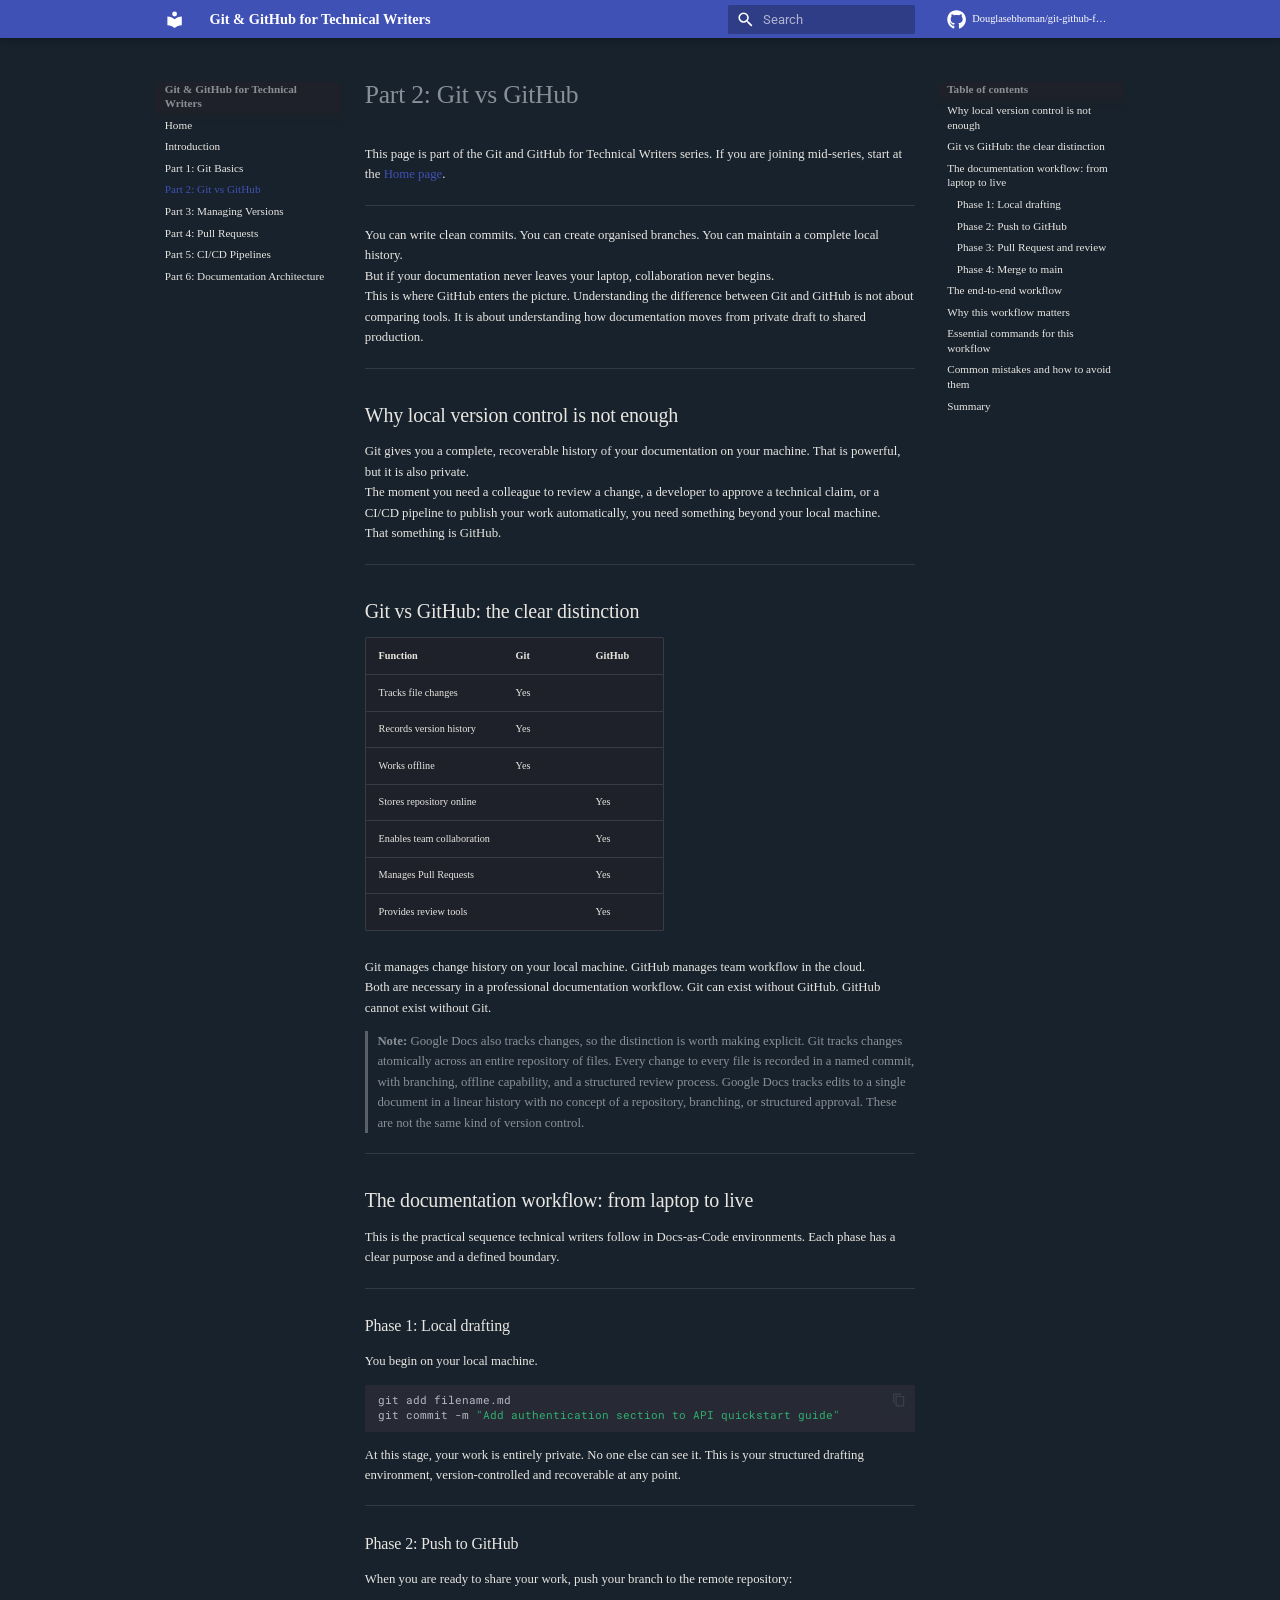
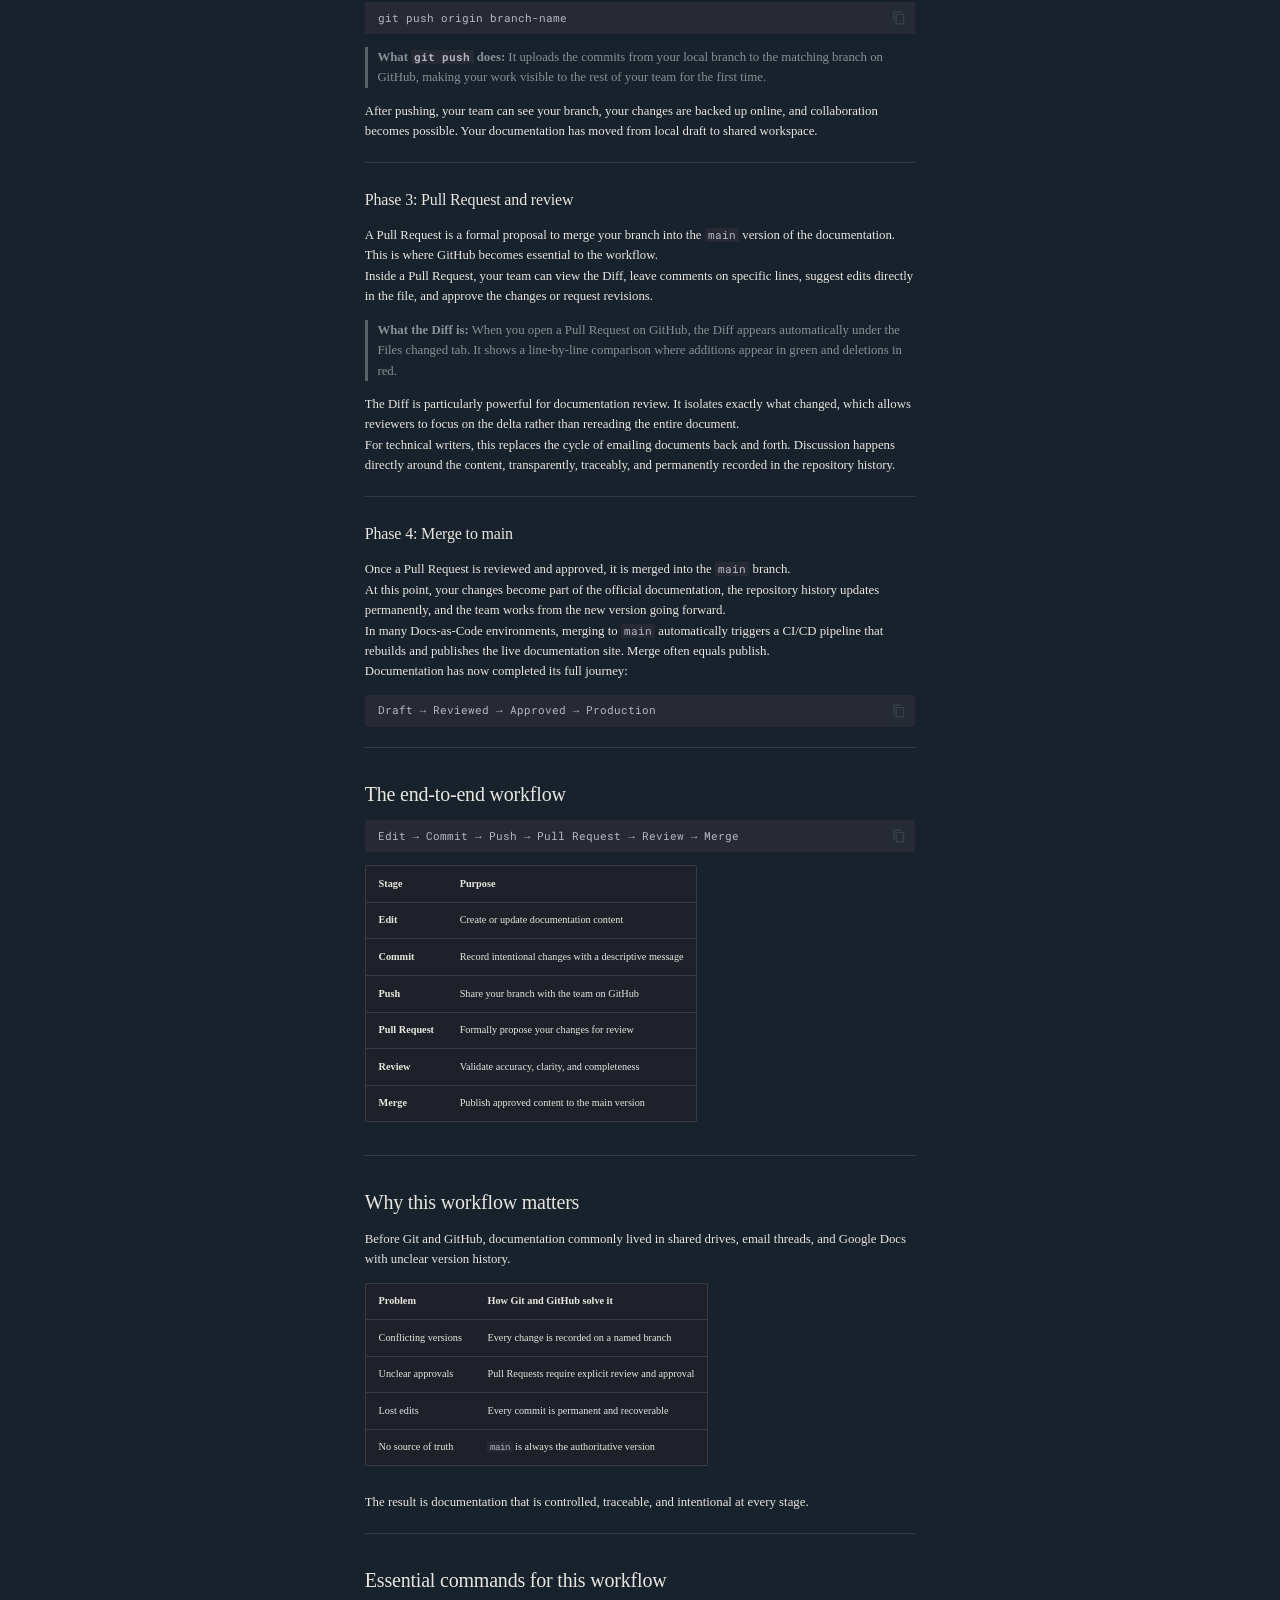
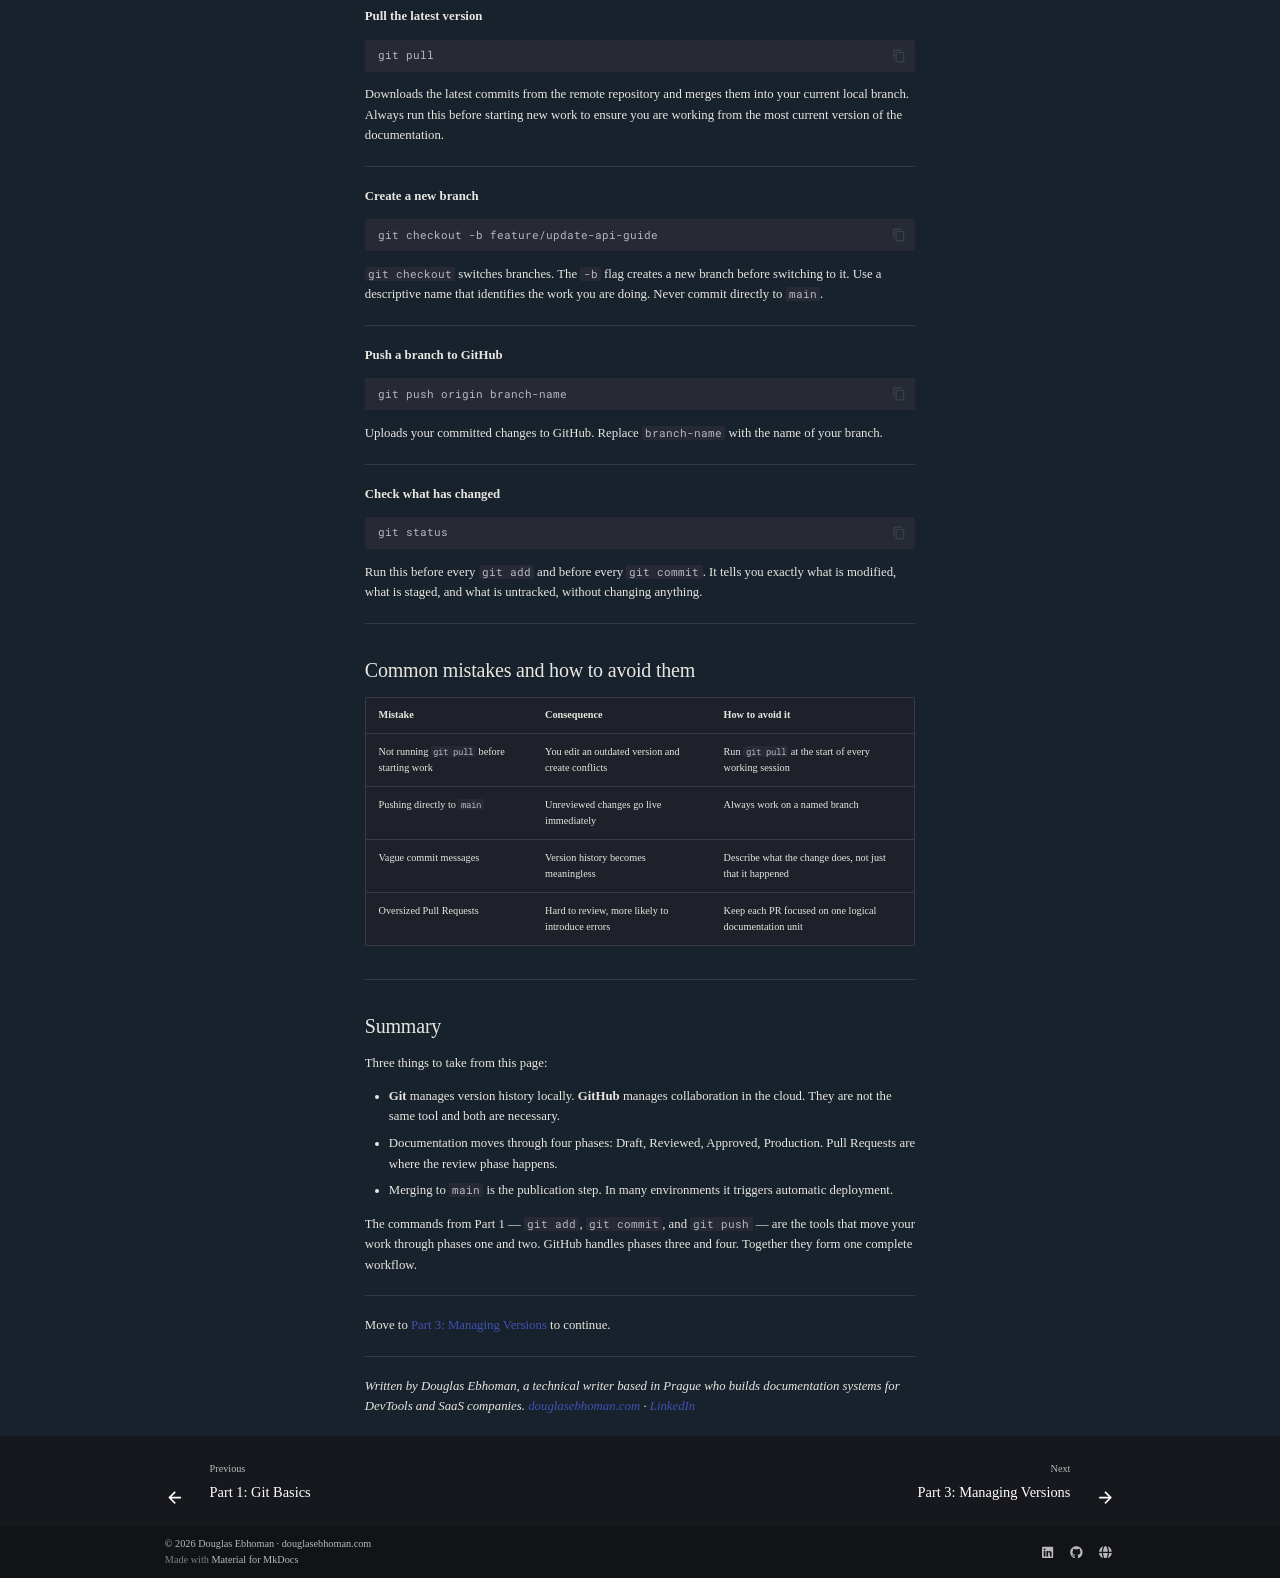
<file: part-2-git-vs-github/index.html>
<!doctype html>
<html lang="en" class="no-js">
  <head>
    
      <meta charset="utf-8">
      <meta name="viewport" content="width=device-width,initial-scale=1">
      
        <meta name="description" content="A six-part Docs-as-Code series explaining Git and GitHub workflows for technical writers, written in plain language, without assuming a software development background.">
      
      
        <meta name="author" content="Douglas Ebhoman">
      
      
        <link rel="canonical" href="https://douglasebhoman.com/git-github-for-technical-writers-series/part-2-git-vs-github/">
      
      
        <link rel="prev" href="../part-1-git-basics/">
      
      
        <link rel="next" href="../part-3-versioning/">
      
      
        
      
      
      <link rel="icon" href="../assets/images/favicon.png">
      <meta name="generator" content="mkdocs-1.6.1, mkdocs-material-9.7.6">
    
    
      
        <title>Part 2: Git vs GitHub - Git & GitHub for Technical Writers</title>
      
    
    
      <link rel="stylesheet" href="../assets/stylesheets/main.484c7ddc.min.css">
      
        
        <link rel="stylesheet" href="../assets/stylesheets/palette.ab4e12ef.min.css">
      
      


    
    
      
    
    
      
        
        
        <link rel="preconnect" href="https://fonts.gstatic.com" crossorigin>
        <link rel="stylesheet" href="https://fonts.googleapis.com/css?family=Roboto:300,300i,400,400i,700,700i%7CRoboto+Mono:400,400i,700,700i&display=fallback">
        <style>:root{--md-text-font:"Roboto";--md-code-font:"Roboto Mono"}</style>
      
    
    
      <link rel="stylesheet" href="../stylesheets/brand.css">
    
    <script>__md_scope=new URL("..",location),__md_hash=e=>[...e].reduce(((e,_)=>(e<<5)-e+_.charCodeAt(0)),0),__md_get=(e,_=localStorage,t=__md_scope)=>JSON.parse(_.getItem(t.pathname+"."+e)),__md_set=(e,_,t=localStorage,a=__md_scope)=>{try{t.setItem(a.pathname+"."+e,JSON.stringify(_))}catch(e){}}</script>
    
      

    
    
  </head>
  
  
    
    
    
    
    
    <body dir="ltr" data-md-color-scheme="slate" data-md-color-primary="custom" data-md-color-accent="custom">
  
    
    <input class="md-toggle" data-md-toggle="drawer" type="checkbox" id="__drawer" autocomplete="off">
    <input class="md-toggle" data-md-toggle="search" type="checkbox" id="__search" autocomplete="off">
    <label class="md-overlay" for="__drawer"></label>
    <div data-md-component="skip">
      
        
        <a href="#part-2-git-vs-github" class="md-skip">
          Skip to content
        </a>
      
    </div>
    <div data-md-component="announce">
      
    </div>
    
    
      

  

<header class="md-header md-header--shadow" data-md-component="header">
  <nav class="md-header__inner md-grid" aria-label="Header">
    <a href=".." title="Git &amp; GitHub for Technical Writers" class="md-header__button md-logo" aria-label="Git & GitHub for Technical Writers" data-md-component="logo">
      
  
  <svg xmlns="http://www.w3.org/2000/svg" viewBox="0 0 24 24"><path d="M12 8a3 3 0 0 0 3-3 3 3 0 0 0-3-3 3 3 0 0 0-3 3 3 3 0 0 0 3 3m0 3.54C9.64 9.35 6.5 8 3 8v11c3.5 0 6.64 1.35 9 3.54 2.36-2.19 5.5-3.54 9-3.54V8c-3.5 0-6.64 1.35-9 3.54"/></svg>

    </a>
    <label class="md-header__button md-icon" for="__drawer">
      
      <svg xmlns="http://www.w3.org/2000/svg" viewBox="0 0 24 24"><path d="M3 6h18v2H3zm0 5h18v2H3zm0 5h18v2H3z"/></svg>
    </label>
    <div class="md-header__title" data-md-component="header-title">
      <div class="md-header__ellipsis">
        <div class="md-header__topic">
          <span class="md-ellipsis">
            Git & GitHub for Technical Writers
          </span>
        </div>
        <div class="md-header__topic" data-md-component="header-topic">
          <span class="md-ellipsis">
            
              Part 2: Git vs GitHub
            
          </span>
        </div>
      </div>
    </div>
    
      
    
    
    
    
      
      
        <label class="md-header__button md-icon" for="__search">
          
          <svg xmlns="http://www.w3.org/2000/svg" viewBox="0 0 24 24"><path d="M9.5 3A6.5 6.5 0 0 1 16 9.5c0 1.61-.59 3.09-1.56 4.23l.27.27h.79l5 5-1.5 1.5-5-5v-.79l-.27-.27A6.52 6.52 0 0 1 9.5 16 6.5 6.5 0 0 1 3 9.5 6.5 6.5 0 0 1 9.5 3m0 2C7 5 5 7 5 9.5S7 14 9.5 14 14 12 14 9.5 12 5 9.5 5"/></svg>
        </label>
        <div class="md-search" data-md-component="search" role="dialog">
  <label class="md-search__overlay" for="__search"></label>
  <div class="md-search__inner" role="search">
    <form class="md-search__form" name="search">
      <input type="text" class="md-search__input" name="query" aria-label="Search" placeholder="Search" autocapitalize="off" autocorrect="off" autocomplete="off" spellcheck="false" data-md-component="search-query" required>
      <label class="md-search__icon md-icon" for="__search">
        
        <svg xmlns="http://www.w3.org/2000/svg" viewBox="0 0 24 24"><path d="M9.5 3A6.5 6.5 0 0 1 16 9.5c0 1.61-.59 3.09-1.56 4.23l.27.27h.79l5 5-1.5 1.5-5-5v-.79l-.27-.27A6.52 6.52 0 0 1 9.5 16 6.5 6.5 0 0 1 3 9.5 6.5 6.5 0 0 1 9.5 3m0 2C7 5 5 7 5 9.5S7 14 9.5 14 14 12 14 9.5 12 5 9.5 5"/></svg>
        
        <svg xmlns="http://www.w3.org/2000/svg" viewBox="0 0 24 24"><path d="M20 11v2H8l5.5 5.5-1.42 1.42L4.16 12l7.92-7.92L13.5 5.5 8 11z"/></svg>
      </label>
      <nav class="md-search__options" aria-label="Search">
        
        <button type="reset" class="md-search__icon md-icon" title="Clear" aria-label="Clear" tabindex="-1">
          
          <svg xmlns="http://www.w3.org/2000/svg" viewBox="0 0 24 24"><path d="M19 6.41 17.59 5 12 10.59 6.41 5 5 6.41 10.59 12 5 17.59 6.41 19 12 13.41 17.59 19 19 17.59 13.41 12z"/></svg>
        </button>
      </nav>
      
        <div class="md-search__suggest" data-md-component="search-suggest"></div>
      
    </form>
    <div class="md-search__output">
      <div class="md-search__scrollwrap" tabindex="0" data-md-scrollfix>
        <div class="md-search-result" data-md-component="search-result">
          <div class="md-search-result__meta">
            Initializing search
          </div>
          <ol class="md-search-result__list" role="presentation"></ol>
        </div>
      </div>
    </div>
  </div>
</div>
      
    
    
      <div class="md-header__source">
        <a href="https://github.com/Douglasebhoman/git-github-for-technical-writers-series" title="Go to repository" class="md-source" data-md-component="source">
  <div class="md-source__icon md-icon">
    
    <svg xmlns="http://www.w3.org/2000/svg" viewBox="0 0 512 512"><!--! Font Awesome Free 7.1.0 by @fontawesome - https://fontawesome.com License - https://fontawesome.com/license/free (Icons: CC BY 4.0, Fonts: SIL OFL 1.1, Code: MIT License) Copyright 2025 Fonticons, Inc.--><path d="M173.9 397.4c0 2-2.3 3.6-5.2 3.6-3.3.3-5.6-1.3-5.6-3.6 0-2 2.3-3.6 5.2-3.6 3-.3 5.6 1.3 5.6 3.6m-31.1-4.5c-.7 2 1.3 4.3 4.3 4.9 2.6 1 5.6 0 6.2-2s-1.3-4.3-4.3-5.2c-2.6-.7-5.5.3-6.2 2.3m44.2-1.7c-2.9.7-4.9 2.6-4.6 4.9.3 2 2.9 3.3 5.9 2.6 2.9-.7 4.9-2.6 4.6-4.6-.3-1.9-3-3.2-5.9-2.9M252.8 8C114.1 8 8 113.3 8 252c0 110.9 69.8 205.8 169.5 239.2 12.8 2.3 17.3-5.6 17.3-12.1 0-6.2-.3-40.4-.3-61.4 0 0-70 15-84.7-29.8 0 0-11.4-29.1-27.8-36.6 0 0-22.9-15.7 1.6-15.4 0 0 24.9 2 38.6 25.8 21.9 38.6 58.6 27.5 72.9 20.9 2.3-16 8.8-27.1 16-33.7-55.9-6.2-112.3-14.3-112.3-110.5 0-27.5 7.6-41.3 23.6-58.9-2.6-6.5-11.1-33.3 2.6-67.9 20.9-6.5 69 27 69 27 20-5.6 41.5-8.5 62.8-8.5s42.8 2.9 62.8 8.5c0 0 48.1-33.6 69-27 13.7 34.7 5.2 61.4 2.6 67.9 16 17.7 25.8 31.5 25.8 58.9 0 96.5-58.9 104.2-114.8 110.5 9.2 7.9 17 22.9 17 46.4 0 33.7-.3 75.4-.3 83.6 0 6.5 4.6 14.4 17.3 12.1C436.2 457.8 504 362.9 504 252 504 113.3 391.5 8 252.8 8M105.2 352.9c-1.3 1-1 3.3.7 5.2 1.6 1.6 3.9 2.3 5.2 1 1.3-1 1-3.3-.7-5.2-1.6-1.6-3.9-2.3-5.2-1m-10.8-8.1c-.7 1.3.3 2.9 2.3 3.9 1.6 1 3.6.7 4.3-.7.7-1.3-.3-2.9-2.3-3.9-2-.6-3.6-.3-4.3.7m32.4 35.6c-1.6 1.3-1 4.3 1.3 6.2 2.3 2.3 5.2 2.6 6.5 1 1.3-1.3.7-4.3-1.3-6.2-2.2-2.3-5.2-2.6-6.5-1m-11.4-14.7c-1.6 1-1.6 3.6 0 5.9s4.3 3.3 5.6 2.3c1.6-1.3 1.6-3.9 0-6.2-1.4-2.3-4-3.3-5.6-2"/></svg>
  </div>
  <div class="md-source__repository">
    Douglasebhoman/git-github-for-technical-writers-series
  </div>
</a>
      </div>
    
  </nav>
  
</header>
    
    <div class="md-container" data-md-component="container">
      
      
        
          
        
      
      <main class="md-main" data-md-component="main">
        <div class="md-main__inner md-grid">
          
            
              
              <div class="md-sidebar md-sidebar--primary" data-md-component="sidebar" data-md-type="navigation" >
                <div class="md-sidebar__scrollwrap">
                  <div class="md-sidebar__inner">
                    



<nav class="md-nav md-nav--primary" aria-label="Navigation" data-md-level="0">
  <label class="md-nav__title" for="__drawer">
    <a href=".." title="Git &amp; GitHub for Technical Writers" class="md-nav__button md-logo" aria-label="Git & GitHub for Technical Writers" data-md-component="logo">
      
  
  <svg xmlns="http://www.w3.org/2000/svg" viewBox="0 0 24 24"><path d="M12 8a3 3 0 0 0 3-3 3 3 0 0 0-3-3 3 3 0 0 0-3 3 3 3 0 0 0 3 3m0 3.54C9.64 9.35 6.5 8 3 8v11c3.5 0 6.64 1.35 9 3.54 2.36-2.19 5.5-3.54 9-3.54V8c-3.5 0-6.64 1.35-9 3.54"/></svg>

    </a>
    Git & GitHub for Technical Writers
  </label>
  
    <div class="md-nav__source">
      <a href="https://github.com/Douglasebhoman/git-github-for-technical-writers-series" title="Go to repository" class="md-source" data-md-component="source">
  <div class="md-source__icon md-icon">
    
    <svg xmlns="http://www.w3.org/2000/svg" viewBox="0 0 512 512"><!--! Font Awesome Free 7.1.0 by @fontawesome - https://fontawesome.com License - https://fontawesome.com/license/free (Icons: CC BY 4.0, Fonts: SIL OFL 1.1, Code: MIT License) Copyright 2025 Fonticons, Inc.--><path d="M173.9 397.4c0 2-2.3 3.6-5.2 3.6-3.3.3-5.6-1.3-5.6-3.6 0-2 2.3-3.6 5.2-3.6 3-.3 5.6 1.3 5.6 3.6m-31.1-4.5c-.7 2 1.3 4.3 4.3 4.9 2.6 1 5.6 0 6.2-2s-1.3-4.3-4.3-5.2c-2.6-.7-5.5.3-6.2 2.3m44.2-1.7c-2.9.7-4.9 2.6-4.6 4.9.3 2 2.9 3.3 5.9 2.6 2.9-.7 4.9-2.6 4.6-4.6-.3-1.9-3-3.2-5.9-2.9M252.8 8C114.1 8 8 113.3 8 252c0 110.9 69.8 205.8 169.5 239.2 12.8 2.3 17.3-5.6 17.3-12.1 0-6.2-.3-40.4-.3-61.4 0 0-70 15-84.7-29.8 0 0-11.4-29.1-27.8-36.6 0 0-22.9-15.7 1.6-15.4 0 0 24.9 2 38.6 25.8 21.9 38.6 58.6 27.5 72.9 20.9 2.3-16 8.8-27.1 16-33.7-55.9-6.2-112.3-14.3-112.3-110.5 0-27.5 7.6-41.3 23.6-58.9-2.6-6.5-11.1-33.3 2.6-67.9 20.9-6.5 69 27 69 27 20-5.6 41.5-8.5 62.8-8.5s42.8 2.9 62.8 8.5c0 0 48.1-33.6 69-27 13.7 34.7 5.2 61.4 2.6 67.9 16 17.7 25.8 31.5 25.8 58.9 0 96.5-58.9 104.2-114.8 110.5 9.2 7.9 17 22.9 17 46.4 0 33.7-.3 75.4-.3 83.6 0 6.5 4.6 14.4 17.3 12.1C436.2 457.8 504 362.9 504 252 504 113.3 391.5 8 252.8 8M105.2 352.9c-1.3 1-1 3.3.7 5.2 1.6 1.6 3.9 2.3 5.2 1 1.3-1 1-3.3-.7-5.2-1.6-1.6-3.9-2.3-5.2-1m-10.8-8.1c-.7 1.3.3 2.9 2.3 3.9 1.6 1 3.6.7 4.3-.7.7-1.3-.3-2.9-2.3-3.9-2-.6-3.6-.3-4.3.7m32.4 35.6c-1.6 1.3-1 4.3 1.3 6.2 2.3 2.3 5.2 2.6 6.5 1 1.3-1.3.7-4.3-1.3-6.2-2.2-2.3-5.2-2.6-6.5-1m-11.4-14.7c-1.6 1-1.6 3.6 0 5.9s4.3 3.3 5.6 2.3c1.6-1.3 1.6-3.9 0-6.2-1.4-2.3-4-3.3-5.6-2"/></svg>
  </div>
  <div class="md-source__repository">
    Douglasebhoman/git-github-for-technical-writers-series
  </div>
</a>
    </div>
  
  <ul class="md-nav__list" data-md-scrollfix>
    
      
      
  
  
  
  
    <li class="md-nav__item">
      <a href=".." class="md-nav__link">
        
  
  
  <span class="md-ellipsis">
    
  
    Home
  

    
  </span>
  
  

      </a>
    </li>
  

    
      
      
  
  
  
  
    <li class="md-nav__item">
      <a href="../introduction/" class="md-nav__link">
        
  
  
  <span class="md-ellipsis">
    
  
    Introduction
  

    
  </span>
  
  

      </a>
    </li>
  

    
      
      
  
  
  
  
    <li class="md-nav__item">
      <a href="../part-1-git-basics/" class="md-nav__link">
        
  
  
  <span class="md-ellipsis">
    
  
    Part 1: Git Basics
  

    
  </span>
  
  

      </a>
    </li>
  

    
      
      
  
  
    
  
  
  
    <li class="md-nav__item md-nav__item--active">
      
      <input class="md-nav__toggle md-toggle" type="checkbox" id="__toc">
      
      
        
      
      
        <label class="md-nav__link md-nav__link--active" for="__toc">
          
  
  
  <span class="md-ellipsis">
    
  
    Part 2: Git vs GitHub
  

    
  </span>
  
  

          <span class="md-nav__icon md-icon"></span>
        </label>
      
      <a href="./" class="md-nav__link md-nav__link--active">
        
  
  
  <span class="md-ellipsis">
    
  
    Part 2: Git vs GitHub
  

    
  </span>
  
  

      </a>
      
        

<nav class="md-nav md-nav--secondary" aria-label="Table of contents">
  
  
  
    
  
  
    <label class="md-nav__title" for="__toc">
      <span class="md-nav__icon md-icon"></span>
      Table of contents
    </label>
    <ul class="md-nav__list" data-md-component="toc" data-md-scrollfix>
      
        <li class="md-nav__item">
  <a href="#why-local-version-control-is-not-enough" class="md-nav__link">
    <span class="md-ellipsis">
      
        Why local version control is not enough
      
    </span>
  </a>
  
</li>
      
        <li class="md-nav__item">
  <a href="#git-vs-github-the-clear-distinction" class="md-nav__link">
    <span class="md-ellipsis">
      
        Git vs GitHub: the clear distinction
      
    </span>
  </a>
  
</li>
      
        <li class="md-nav__item">
  <a href="#the-documentation-workflow-from-laptop-to-live" class="md-nav__link">
    <span class="md-ellipsis">
      
        The documentation workflow: from laptop to live
      
    </span>
  </a>
  
    <nav class="md-nav" aria-label="The documentation workflow: from laptop to live">
      <ul class="md-nav__list">
        
          <li class="md-nav__item">
  <a href="#phase-1-local-drafting" class="md-nav__link">
    <span class="md-ellipsis">
      
        Phase 1: Local drafting
      
    </span>
  </a>
  
</li>
        
          <li class="md-nav__item">
  <a href="#phase-2-push-to-github" class="md-nav__link">
    <span class="md-ellipsis">
      
        Phase 2: Push to GitHub
      
    </span>
  </a>
  
</li>
        
          <li class="md-nav__item">
  <a href="#phase-3-pull-request-and-review" class="md-nav__link">
    <span class="md-ellipsis">
      
        Phase 3: Pull Request and review
      
    </span>
  </a>
  
</li>
        
          <li class="md-nav__item">
  <a href="#phase-4-merge-to-main" class="md-nav__link">
    <span class="md-ellipsis">
      
        Phase 4: Merge to main
      
    </span>
  </a>
  
</li>
        
      </ul>
    </nav>
  
</li>
      
        <li class="md-nav__item">
  <a href="#the-end-to-end-workflow" class="md-nav__link">
    <span class="md-ellipsis">
      
        The end-to-end workflow
      
    </span>
  </a>
  
</li>
      
        <li class="md-nav__item">
  <a href="#why-this-workflow-matters" class="md-nav__link">
    <span class="md-ellipsis">
      
        Why this workflow matters
      
    </span>
  </a>
  
</li>
      
        <li class="md-nav__item">
  <a href="#essential-commands-for-this-workflow" class="md-nav__link">
    <span class="md-ellipsis">
      
        Essential commands for this workflow
      
    </span>
  </a>
  
</li>
      
        <li class="md-nav__item">
  <a href="#common-mistakes-and-how-to-avoid-them" class="md-nav__link">
    <span class="md-ellipsis">
      
        Common mistakes and how to avoid them
      
    </span>
  </a>
  
</li>
      
        <li class="md-nav__item">
  <a href="#summary" class="md-nav__link">
    <span class="md-ellipsis">
      
        Summary
      
    </span>
  </a>
  
</li>
      
    </ul>
  
</nav>
      
    </li>
  

    
      
      
  
  
  
  
    <li class="md-nav__item">
      <a href="../part-3-versioning/" class="md-nav__link">
        
  
  
  <span class="md-ellipsis">
    
  
    Part 3: Managing Versions
  

    
  </span>
  
  

      </a>
    </li>
  

    
      
      
  
  
  
  
    <li class="md-nav__item">
      <a href="../part-4-pull-requests/" class="md-nav__link">
        
  
  
  <span class="md-ellipsis">
    
  
    Part 4: Pull Requests
  

    
  </span>
  
  

      </a>
    </li>
  

    
      
      
  
  
  
  
    <li class="md-nav__item">
      <a href="../part-5-cicd-pipelines/" class="md-nav__link">
        
  
  
  <span class="md-ellipsis">
    
  
    Part 5: CI/CD Pipelines
  

    
  </span>
  
  

      </a>
    </li>
  

    
      
      
  
  
  
  
    <li class="md-nav__item">
      <a href="../part-6-repo-architecture/" class="md-nav__link">
        
  
  
  <span class="md-ellipsis">
    
  
    Part 6: Documentation Architecture
  

    
  </span>
  
  

      </a>
    </li>
  

    
  </ul>
</nav>
                  </div>
                </div>
              </div>
            
            
              
              <div class="md-sidebar md-sidebar--secondary" data-md-component="sidebar" data-md-type="toc" >
                <div class="md-sidebar__scrollwrap">
                  <div class="md-sidebar__inner">
                    

<nav class="md-nav md-nav--secondary" aria-label="Table of contents">
  
  
  
    
  
  
    <label class="md-nav__title" for="__toc">
      <span class="md-nav__icon md-icon"></span>
      Table of contents
    </label>
    <ul class="md-nav__list" data-md-component="toc" data-md-scrollfix>
      
        <li class="md-nav__item">
  <a href="#why-local-version-control-is-not-enough" class="md-nav__link">
    <span class="md-ellipsis">
      
        Why local version control is not enough
      
    </span>
  </a>
  
</li>
      
        <li class="md-nav__item">
  <a href="#git-vs-github-the-clear-distinction" class="md-nav__link">
    <span class="md-ellipsis">
      
        Git vs GitHub: the clear distinction
      
    </span>
  </a>
  
</li>
      
        <li class="md-nav__item">
  <a href="#the-documentation-workflow-from-laptop-to-live" class="md-nav__link">
    <span class="md-ellipsis">
      
        The documentation workflow: from laptop to live
      
    </span>
  </a>
  
    <nav class="md-nav" aria-label="The documentation workflow: from laptop to live">
      <ul class="md-nav__list">
        
          <li class="md-nav__item">
  <a href="#phase-1-local-drafting" class="md-nav__link">
    <span class="md-ellipsis">
      
        Phase 1: Local drafting
      
    </span>
  </a>
  
</li>
        
          <li class="md-nav__item">
  <a href="#phase-2-push-to-github" class="md-nav__link">
    <span class="md-ellipsis">
      
        Phase 2: Push to GitHub
      
    </span>
  </a>
  
</li>
        
          <li class="md-nav__item">
  <a href="#phase-3-pull-request-and-review" class="md-nav__link">
    <span class="md-ellipsis">
      
        Phase 3: Pull Request and review
      
    </span>
  </a>
  
</li>
        
          <li class="md-nav__item">
  <a href="#phase-4-merge-to-main" class="md-nav__link">
    <span class="md-ellipsis">
      
        Phase 4: Merge to main
      
    </span>
  </a>
  
</li>
        
      </ul>
    </nav>
  
</li>
      
        <li class="md-nav__item">
  <a href="#the-end-to-end-workflow" class="md-nav__link">
    <span class="md-ellipsis">
      
        The end-to-end workflow
      
    </span>
  </a>
  
</li>
      
        <li class="md-nav__item">
  <a href="#why-this-workflow-matters" class="md-nav__link">
    <span class="md-ellipsis">
      
        Why this workflow matters
      
    </span>
  </a>
  
</li>
      
        <li class="md-nav__item">
  <a href="#essential-commands-for-this-workflow" class="md-nav__link">
    <span class="md-ellipsis">
      
        Essential commands for this workflow
      
    </span>
  </a>
  
</li>
      
        <li class="md-nav__item">
  <a href="#common-mistakes-and-how-to-avoid-them" class="md-nav__link">
    <span class="md-ellipsis">
      
        Common mistakes and how to avoid them
      
    </span>
  </a>
  
</li>
      
        <li class="md-nav__item">
  <a href="#summary" class="md-nav__link">
    <span class="md-ellipsis">
      
        Summary
      
    </span>
  </a>
  
</li>
      
    </ul>
  
</nav>
                  </div>
                </div>
              </div>
            
          
          
            <div class="md-content" data-md-component="content">
              
              <article class="md-content__inner md-typeset">
                
                  


  
  


<h1 id="part-2-git-vs-github">Part 2: Git vs GitHub<a class="headerlink" href="#part-2-git-vs-github" title="Permanent link">&para;</a></h1>
<p>This page is part of the Git and GitHub for Technical Writers series. If you are joining mid-series, start at the <a href="../">Home page</a>.</p>
<hr />
<p>You can write clean commits. You can create organised branches. You can maintain a complete local history.</p>
<p>But if your documentation never leaves your laptop, collaboration never begins.</p>
<p>This is where GitHub enters the picture. Understanding the difference between Git and GitHub is not about comparing tools. It is about understanding how documentation moves from private draft to shared production.</p>
<hr />
<h2 id="why-local-version-control-is-not-enough">Why local version control is not enough<a class="headerlink" href="#why-local-version-control-is-not-enough" title="Permanent link">&para;</a></h2>
<p>Git gives you a complete, recoverable history of your documentation on your machine. That is powerful, but it is also private.</p>
<p>The moment you need a colleague to review a change, a developer to approve a technical claim, or a CI/CD pipeline to publish your work automatically, you need something beyond your local machine.</p>
<p>That something is GitHub.</p>
<hr />
<h2 id="git-vs-github-the-clear-distinction">Git vs GitHub: the clear distinction<a class="headerlink" href="#git-vs-github-the-clear-distinction" title="Permanent link">&para;</a></h2>
<table>
<thead>
<tr>
<th>Function</th>
<th>Git</th>
<th>GitHub</th>
</tr>
</thead>
<tbody>
<tr>
<td>Tracks file changes</td>
<td>Yes</td>
<td></td>
</tr>
<tr>
<td>Records version history</td>
<td>Yes</td>
<td></td>
</tr>
<tr>
<td>Works offline</td>
<td>Yes</td>
<td></td>
</tr>
<tr>
<td>Stores repository online</td>
<td></td>
<td>Yes</td>
</tr>
<tr>
<td>Enables team collaboration</td>
<td></td>
<td>Yes</td>
</tr>
<tr>
<td>Manages Pull Requests</td>
<td></td>
<td>Yes</td>
</tr>
<tr>
<td>Provides review tools</td>
<td></td>
<td>Yes</td>
</tr>
</tbody>
</table>
<p>Git manages change history on your local machine. GitHub manages team workflow in the cloud.</p>
<p>Both are necessary in a professional documentation workflow. Git can exist without GitHub. GitHub cannot exist without Git.</p>
<blockquote>
<p><strong>Note:</strong> Google Docs also tracks changes, so the distinction is worth making explicit. Git tracks changes atomically across an entire repository of files. Every change to every file is recorded in a named commit, with branching, offline capability, and a structured review process. Google Docs tracks edits to a single document in a linear history with no concept of a repository, branching, or structured approval. These are not the same kind of version control.</p>
</blockquote>
<hr />
<h2 id="the-documentation-workflow-from-laptop-to-live">The documentation workflow: from laptop to live<a class="headerlink" href="#the-documentation-workflow-from-laptop-to-live" title="Permanent link">&para;</a></h2>
<p>This is the practical sequence technical writers follow in Docs-as-Code environments. Each phase has a clear purpose and a defined boundary.</p>
<hr />
<h3 id="phase-1-local-drafting">Phase 1: Local drafting<a class="headerlink" href="#phase-1-local-drafting" title="Permanent link">&para;</a></h3>
<p>You begin on your local machine.</p>
<div class="highlight"><pre><span></span><code><a id="__codelineno-0-1" name="__codelineno-0-1" href="#__codelineno-0-1"></a>git<span class="w"> </span>add<span class="w"> </span>filename.md
<a id="__codelineno-0-2" name="__codelineno-0-2" href="#__codelineno-0-2"></a>git<span class="w"> </span>commit<span class="w"> </span>-m<span class="w"> </span><span class="s2">&quot;Add authentication section to API quickstart guide&quot;</span>
</code></pre></div>
<p>At this stage, your work is entirely private. No one else can see it. This is your structured drafting environment, version-controlled and recoverable at any point.</p>
<hr />
<h3 id="phase-2-push-to-github">Phase 2: Push to GitHub<a class="headerlink" href="#phase-2-push-to-github" title="Permanent link">&para;</a></h3>
<p>When you are ready to share your work, push your branch to the remote repository:</p>
<div class="highlight"><pre><span></span><code><a id="__codelineno-1-1" name="__codelineno-1-1" href="#__codelineno-1-1"></a>git<span class="w"> </span>push<span class="w"> </span>origin<span class="w"> </span>branch-name
</code></pre></div>
<blockquote>
<p><strong>What <code>git push</code> does:</strong> It uploads the commits from your local branch to the matching branch on GitHub, making your work visible to the rest of your team for the first time.</p>
</blockquote>
<p>After pushing, your team can see your branch, your changes are backed up online, and collaboration becomes possible. Your documentation has moved from local draft to shared workspace.</p>
<hr />
<h3 id="phase-3-pull-request-and-review">Phase 3: Pull Request and review<a class="headerlink" href="#phase-3-pull-request-and-review" title="Permanent link">&para;</a></h3>
<p>A Pull Request is a formal proposal to merge your branch into the <code>main</code> version of the documentation. This is where GitHub becomes essential to the workflow.</p>
<p>Inside a Pull Request, your team can view the Diff, leave comments on specific lines, suggest edits directly in the file, and approve the changes or request revisions.</p>
<blockquote>
<p><strong>What the Diff is:</strong> When you open a Pull Request on GitHub, the Diff appears automatically under the Files changed tab. It shows a line-by-line comparison where additions appear in green and deletions in red.</p>
</blockquote>
<p>The Diff is particularly powerful for documentation review. It isolates exactly what changed, which allows reviewers to focus on the delta rather than rereading the entire document.</p>
<p>For technical writers, this replaces the cycle of emailing documents back and forth. Discussion happens directly around the content, transparently, traceably, and permanently recorded in the repository history.</p>
<hr />
<h3 id="phase-4-merge-to-main">Phase 4: Merge to main<a class="headerlink" href="#phase-4-merge-to-main" title="Permanent link">&para;</a></h3>
<p>Once a Pull Request is reviewed and approved, it is merged into the <code>main</code> branch.</p>
<p>At this point, your changes become part of the official documentation, the repository history updates permanently, and the team works from the new version going forward.</p>
<p>In many Docs-as-Code environments, merging to <code>main</code> automatically triggers a CI/CD pipeline that rebuilds and publishes the live documentation site. Merge often equals publish.</p>
<p>Documentation has now completed its full journey:</p>
<div class="highlight"><pre><span></span><code><a id="__codelineno-2-1" name="__codelineno-2-1" href="#__codelineno-2-1"></a>Draft → Reviewed → Approved → Production
</code></pre></div>
<hr />
<h2 id="the-end-to-end-workflow">The end-to-end workflow<a class="headerlink" href="#the-end-to-end-workflow" title="Permanent link">&para;</a></h2>
<div class="highlight"><pre><span></span><code><a id="__codelineno-3-1" name="__codelineno-3-1" href="#__codelineno-3-1"></a>Edit → Commit → Push → Pull Request → Review → Merge
</code></pre></div>
<table>
<thead>
<tr>
<th>Stage</th>
<th>Purpose</th>
</tr>
</thead>
<tbody>
<tr>
<td><strong>Edit</strong></td>
<td>Create or update documentation content</td>
</tr>
<tr>
<td><strong>Commit</strong></td>
<td>Record intentional changes with a descriptive message</td>
</tr>
<tr>
<td><strong>Push</strong></td>
<td>Share your branch with the team on GitHub</td>
</tr>
<tr>
<td><strong>Pull Request</strong></td>
<td>Formally propose your changes for review</td>
</tr>
<tr>
<td><strong>Review</strong></td>
<td>Validate accuracy, clarity, and completeness</td>
</tr>
<tr>
<td><strong>Merge</strong></td>
<td>Publish approved content to the main version</td>
</tr>
</tbody>
</table>
<hr />
<h2 id="why-this-workflow-matters">Why this workflow matters<a class="headerlink" href="#why-this-workflow-matters" title="Permanent link">&para;</a></h2>
<p>Before Git and GitHub, documentation commonly lived in shared drives, email threads, and Google Docs with unclear version history.</p>
<table>
<thead>
<tr>
<th>Problem</th>
<th>How Git and GitHub solve it</th>
</tr>
</thead>
<tbody>
<tr>
<td>Conflicting versions</td>
<td>Every change is recorded on a named branch</td>
</tr>
<tr>
<td>Unclear approvals</td>
<td>Pull Requests require explicit review and approval</td>
</tr>
<tr>
<td>Lost edits</td>
<td>Every commit is permanent and recoverable</td>
</tr>
<tr>
<td>No source of truth</td>
<td><code>main</code> is always the authoritative version</td>
</tr>
</tbody>
</table>
<p>The result is documentation that is controlled, traceable, and intentional at every stage.</p>
<hr />
<h2 id="essential-commands-for-this-workflow">Essential commands for this workflow<a class="headerlink" href="#essential-commands-for-this-workflow" title="Permanent link">&para;</a></h2>
<p><strong>Pull the latest version</strong></p>
<div class="highlight"><pre><span></span><code><a id="__codelineno-4-1" name="__codelineno-4-1" href="#__codelineno-4-1"></a>git<span class="w"> </span>pull
</code></pre></div>
<p>Downloads the latest commits from the remote repository and merges them into your current local branch. Always run this before starting new work to ensure you are working from the most current version of the documentation.</p>
<hr />
<p><strong>Create a new branch</strong></p>
<div class="highlight"><pre><span></span><code><a id="__codelineno-5-1" name="__codelineno-5-1" href="#__codelineno-5-1"></a>git<span class="w"> </span>checkout<span class="w"> </span>-b<span class="w"> </span>feature/update-api-guide
</code></pre></div>
<p><code>git checkout</code> switches branches. The <code>-b</code> flag creates a new branch before switching to it. Use a descriptive name that identifies the work you are doing. Never commit directly to <code>main</code>.</p>
<hr />
<p><strong>Push a branch to GitHub</strong></p>
<div class="highlight"><pre><span></span><code><a id="__codelineno-6-1" name="__codelineno-6-1" href="#__codelineno-6-1"></a>git<span class="w"> </span>push<span class="w"> </span>origin<span class="w"> </span>branch-name
</code></pre></div>
<p>Uploads your committed changes to GitHub. Replace <code>branch-name</code> with the name of your branch.</p>
<hr />
<p><strong>Check what has changed</strong></p>
<div class="highlight"><pre><span></span><code><a id="__codelineno-7-1" name="__codelineno-7-1" href="#__codelineno-7-1"></a>git<span class="w"> </span>status
</code></pre></div>
<p>Run this before every <code>git add</code> and before every <code>git commit</code>. It tells you exactly what is modified, what is staged, and what is untracked, without changing anything.</p>
<hr />
<h2 id="common-mistakes-and-how-to-avoid-them">Common mistakes and how to avoid them<a class="headerlink" href="#common-mistakes-and-how-to-avoid-them" title="Permanent link">&para;</a></h2>
<table>
<thead>
<tr>
<th>Mistake</th>
<th>Consequence</th>
<th>How to avoid it</th>
</tr>
</thead>
<tbody>
<tr>
<td>Not running <code>git pull</code> before starting work</td>
<td>You edit an outdated version and create conflicts</td>
<td>Run <code>git pull</code> at the start of every working session</td>
</tr>
<tr>
<td>Pushing directly to <code>main</code></td>
<td>Unreviewed changes go live immediately</td>
<td>Always work on a named branch</td>
</tr>
<tr>
<td>Vague commit messages</td>
<td>Version history becomes meaningless</td>
<td>Describe what the change does, not just that it happened</td>
</tr>
<tr>
<td>Oversized Pull Requests</td>
<td>Hard to review, more likely to introduce errors</td>
<td>Keep each PR focused on one logical documentation unit</td>
</tr>
</tbody>
</table>
<hr />
<h2 id="summary">Summary<a class="headerlink" href="#summary" title="Permanent link">&para;</a></h2>
<p>Three things to take from this page:</p>
<ul>
<li><strong>Git</strong> manages version history locally. <strong>GitHub</strong> manages collaboration in the cloud. They are not the same tool and both are necessary.</li>
<li>Documentation moves through four phases: Draft, Reviewed, Approved, Production. Pull Requests are where the review phase happens.</li>
<li>Merging to <code>main</code> is the publication step. In many environments it triggers automatic deployment.</li>
</ul>
<p>The commands from Part 1 — <code>git add</code>, <code>git commit</code>, and <code>git push</code> — are the tools that move your work through phases one and two. GitHub handles phases three and four. Together they form one complete workflow.</p>
<hr />
<p>Move to <a href="../part-3-versioning/">Part 3: Managing Versions</a> to continue.</p>
<hr />
<p><em>Written by Douglas Ebhoman, a technical writer based in Prague who builds documentation systems for DevTools and SaaS companies.</em>
<em><a href="https://douglasebhoman.com">douglasebhoman.com</a> · <a href="https://linkedin.com/in/douglas-ebhoman-757329289">LinkedIn</a></em></p>












                
              </article>
            </div>
          
          
<script>var target=document.getElementById(location.hash.slice(1));target&&target.name&&(target.checked=target.name.startsWith("__tabbed_"))</script>
        </div>
        
          <button type="button" class="md-top md-icon" data-md-component="top" hidden>
  
  <svg xmlns="http://www.w3.org/2000/svg" viewBox="0 0 24 24"><path d="M13 20h-2V8l-5.5 5.5-1.42-1.42L12 4.16l7.92 7.92-1.42 1.42L13 8z"/></svg>
  Back to top
</button>
        
      </main>
      
        <footer class="md-footer">
  
    
      
      <nav class="md-footer__inner md-grid" aria-label="Footer" >
        
          
          <a href="../part-1-git-basics/" class="md-footer__link md-footer__link--prev" aria-label="Previous: Part 1: Git Basics">
            <div class="md-footer__button md-icon">
              
              <svg xmlns="http://www.w3.org/2000/svg" viewBox="0 0 24 24"><path d="M20 11v2H8l5.5 5.5-1.42 1.42L4.16 12l7.92-7.92L13.5 5.5 8 11z"/></svg>
            </div>
            <div class="md-footer__title">
              <span class="md-footer__direction">
                Previous
              </span>
              <div class="md-ellipsis">
                Part 1: Git Basics
              </div>
            </div>
          </a>
        
        
          
          <a href="../part-3-versioning/" class="md-footer__link md-footer__link--next" aria-label="Next: Part 3: Managing Versions">
            <div class="md-footer__title">
              <span class="md-footer__direction">
                Next
              </span>
              <div class="md-ellipsis">
                Part 3: Managing Versions
              </div>
            </div>
            <div class="md-footer__button md-icon">
              
              <svg xmlns="http://www.w3.org/2000/svg" viewBox="0 0 24 24"><path d="M4 11v2h12l-5.5 5.5 1.42 1.42L19.84 12l-7.92-7.92L10.5 5.5 16 11z"/></svg>
            </div>
          </a>
        
      </nav>
    
  
  <div class="md-footer-meta md-typeset">
    <div class="md-footer-meta__inner md-grid">
      <div class="md-copyright">
  
    <div class="md-copyright__highlight">
      © 2026 Douglas Ebhoman · <a href="https://douglasebhoman.com">douglasebhoman.com</a>
    </div>
  
  
    Made with
    <a href="https://squidfunk.github.io/mkdocs-material/" target="_blank" rel="noopener">
      Material for MkDocs
    </a>
  
</div>
      
        
<div class="md-social">
  
    
    
    
    
      
      
    
    <a href="https://linkedin.com/in/douglas-ebhoman-757329289" target="_blank" rel="noopener" title="linkedin.com" class="md-social__link">
      <svg xmlns="http://www.w3.org/2000/svg" viewBox="0 0 448 512"><!--! Font Awesome Free 7.1.0 by @fontawesome - https://fontawesome.com License - https://fontawesome.com/license/free (Icons: CC BY 4.0, Fonts: SIL OFL 1.1, Code: MIT License) Copyright 2025 Fonticons, Inc.--><path d="M416 32H31.9C14.3 32 0 46.5 0 64.3v383.4C0 465.5 14.3 480 31.9 480H416c17.6 0 32-14.5 32-32.3V64.3c0-17.8-14.4-32.3-32-32.3M135.4 416H69V202.2h66.5V416zM102.2 96a38.5 38.5 0 1 1 0 77 38.5 38.5 0 1 1 0-77m282.1 320h-66.4V312c0-24.8-.5-56.7-34.5-56.7-34.6 0-39.9 27-39.9 54.9V416h-66.4V202.2h63.7v29.2h.9c8.9-16.8 30.6-34.5 62.9-34.5 67.2 0 79.7 44.3 79.7 101.9z"/></svg>
    </a>
  
    
    
    
    
      
      
    
    <a href="https://github.com/Douglasebhoman" target="_blank" rel="noopener" title="github.com" class="md-social__link">
      <svg xmlns="http://www.w3.org/2000/svg" viewBox="0 0 512 512"><!--! Font Awesome Free 7.1.0 by @fontawesome - https://fontawesome.com License - https://fontawesome.com/license/free (Icons: CC BY 4.0, Fonts: SIL OFL 1.1, Code: MIT License) Copyright 2025 Fonticons, Inc.--><path d="M173.9 397.4c0 2-2.3 3.6-5.2 3.6-3.3.3-5.6-1.3-5.6-3.6 0-2 2.3-3.6 5.2-3.6 3-.3 5.6 1.3 5.6 3.6m-31.1-4.5c-.7 2 1.3 4.3 4.3 4.9 2.6 1 5.6 0 6.2-2s-1.3-4.3-4.3-5.2c-2.6-.7-5.5.3-6.2 2.3m44.2-1.7c-2.9.7-4.9 2.6-4.6 4.9.3 2 2.9 3.3 5.9 2.6 2.9-.7 4.9-2.6 4.6-4.6-.3-1.9-3-3.2-5.9-2.9M252.8 8C114.1 8 8 113.3 8 252c0 110.9 69.8 205.8 169.5 239.2 12.8 2.3 17.3-5.6 17.3-12.1 0-6.2-.3-40.4-.3-61.4 0 0-70 15-84.7-29.8 0 0-11.4-29.1-27.8-36.6 0 0-22.9-15.7 1.6-15.4 0 0 24.9 2 38.6 25.8 21.9 38.6 58.6 27.5 72.9 20.9 2.3-16 8.8-27.1 16-33.7-55.9-6.2-112.3-14.3-112.3-110.5 0-27.5 7.6-41.3 23.6-58.9-2.6-6.5-11.1-33.3 2.6-67.9 20.9-6.5 69 27 69 27 20-5.6 41.5-8.5 62.8-8.5s42.8 2.9 62.8 8.5c0 0 48.1-33.6 69-27 13.7 34.7 5.2 61.4 2.6 67.9 16 17.7 25.8 31.5 25.8 58.9 0 96.5-58.9 104.2-114.8 110.5 9.2 7.9 17 22.9 17 46.4 0 33.7-.3 75.4-.3 83.6 0 6.5 4.6 14.4 17.3 12.1C436.2 457.8 504 362.9 504 252 504 113.3 391.5 8 252.8 8M105.2 352.9c-1.3 1-1 3.3.7 5.2 1.6 1.6 3.9 2.3 5.2 1 1.3-1 1-3.3-.7-5.2-1.6-1.6-3.9-2.3-5.2-1m-10.8-8.1c-.7 1.3.3 2.9 2.3 3.9 1.6 1 3.6.7 4.3-.7.7-1.3-.3-2.9-2.3-3.9-2-.6-3.6-.3-4.3.7m32.4 35.6c-1.6 1.3-1 4.3 1.3 6.2 2.3 2.3 5.2 2.6 6.5 1 1.3-1.3.7-4.3-1.3-6.2-2.2-2.3-5.2-2.6-6.5-1m-11.4-14.7c-1.6 1-1.6 3.6 0 5.9s4.3 3.3 5.6 2.3c1.6-1.3 1.6-3.9 0-6.2-1.4-2.3-4-3.3-5.6-2"/></svg>
    </a>
  
    
    
    
    
      
      
    
    <a href="https://douglasebhoman.com" target="_blank" rel="noopener" title="douglasebhoman.com" class="md-social__link">
      <svg xmlns="http://www.w3.org/2000/svg" viewBox="0 0 512 512"><!--! Font Awesome Free 7.1.0 by @fontawesome - https://fontawesome.com License - https://fontawesome.com/license/free (Icons: CC BY 4.0, Fonts: SIL OFL 1.1, Code: MIT License) Copyright 2025 Fonticons, Inc.--><path d="M351.9 280H161c2.9 64.5 17.2 123.9 37.5 167.4 11.4 24.5 23.7 41.8 35.1 52.4 11.2 10.5 18.9 12.2 22.9 12.2s11.7-1.7 22.9-12.2c11.4-10.6 23.7-28 35.1-52.4 20.3-43.5 34.6-102.9 37.5-167.4zm-191-48h190.9c-2.8-64.5-17.1-123.9-37.4-167.4-11.4-24.4-23.7-41.8-35.1-52.4C268.1 1.7 260.4 0 256.4 0s-11.7 1.7-22.9 12.2c-11.4 10.6-23.7 28-35.1 52.4-20.3 43.5-34.6 102.9-37.5 167.4m-48 0c3.5-85.6 25.6-165.1 57.9-217.3C78.7 47.3 10.9 131.2 1.5 232zM1.5 280c9.4 100.8 77.2 184.7 169.3 217.3-32.3-52.2-54.4-131.7-57.9-217.3zm398.4 0c-3.5 85.6-25.6 165.1-57.9 217.3 92.1-32.7 159.9-116.5 169.3-217.3zm111.4-48C501.9 131.2 434.1 47.3 342 14.7c32.3 52.2 54.4 131.7 57.9 217.3z"/></svg>
    </a>
  
</div>
      
    </div>
  </div>
</footer>
      
    </div>
    <div class="md-dialog" data-md-component="dialog">
      <div class="md-dialog__inner md-typeset"></div>
    </div>
    
    
    
      
      
      <script id="__config" type="application/json">{"annotate": null, "base": "..", "features": ["navigation.instant", "navigation.top", "navigation.sections", "navigation.footer", "search.highlight", "search.suggest", "content.code.copy"], "search": "../assets/javascripts/workers/search.2c215733.min.js", "tags": null, "translations": {"clipboard.copied": "Copied to clipboard", "clipboard.copy": "Copy to clipboard", "search.result.more.one": "1 more on this page", "search.result.more.other": "# more on this page", "search.result.none": "No matching documents", "search.result.one": "1 matching document", "search.result.other": "# matching documents", "search.result.placeholder": "Type to start searching", "search.result.term.missing": "Missing", "select.version": "Select version"}, "version": null}</script>
    
    
      <script src="../assets/javascripts/bundle.79ae519e.min.js"></script>
      
    
  </body>
</html>
</file>
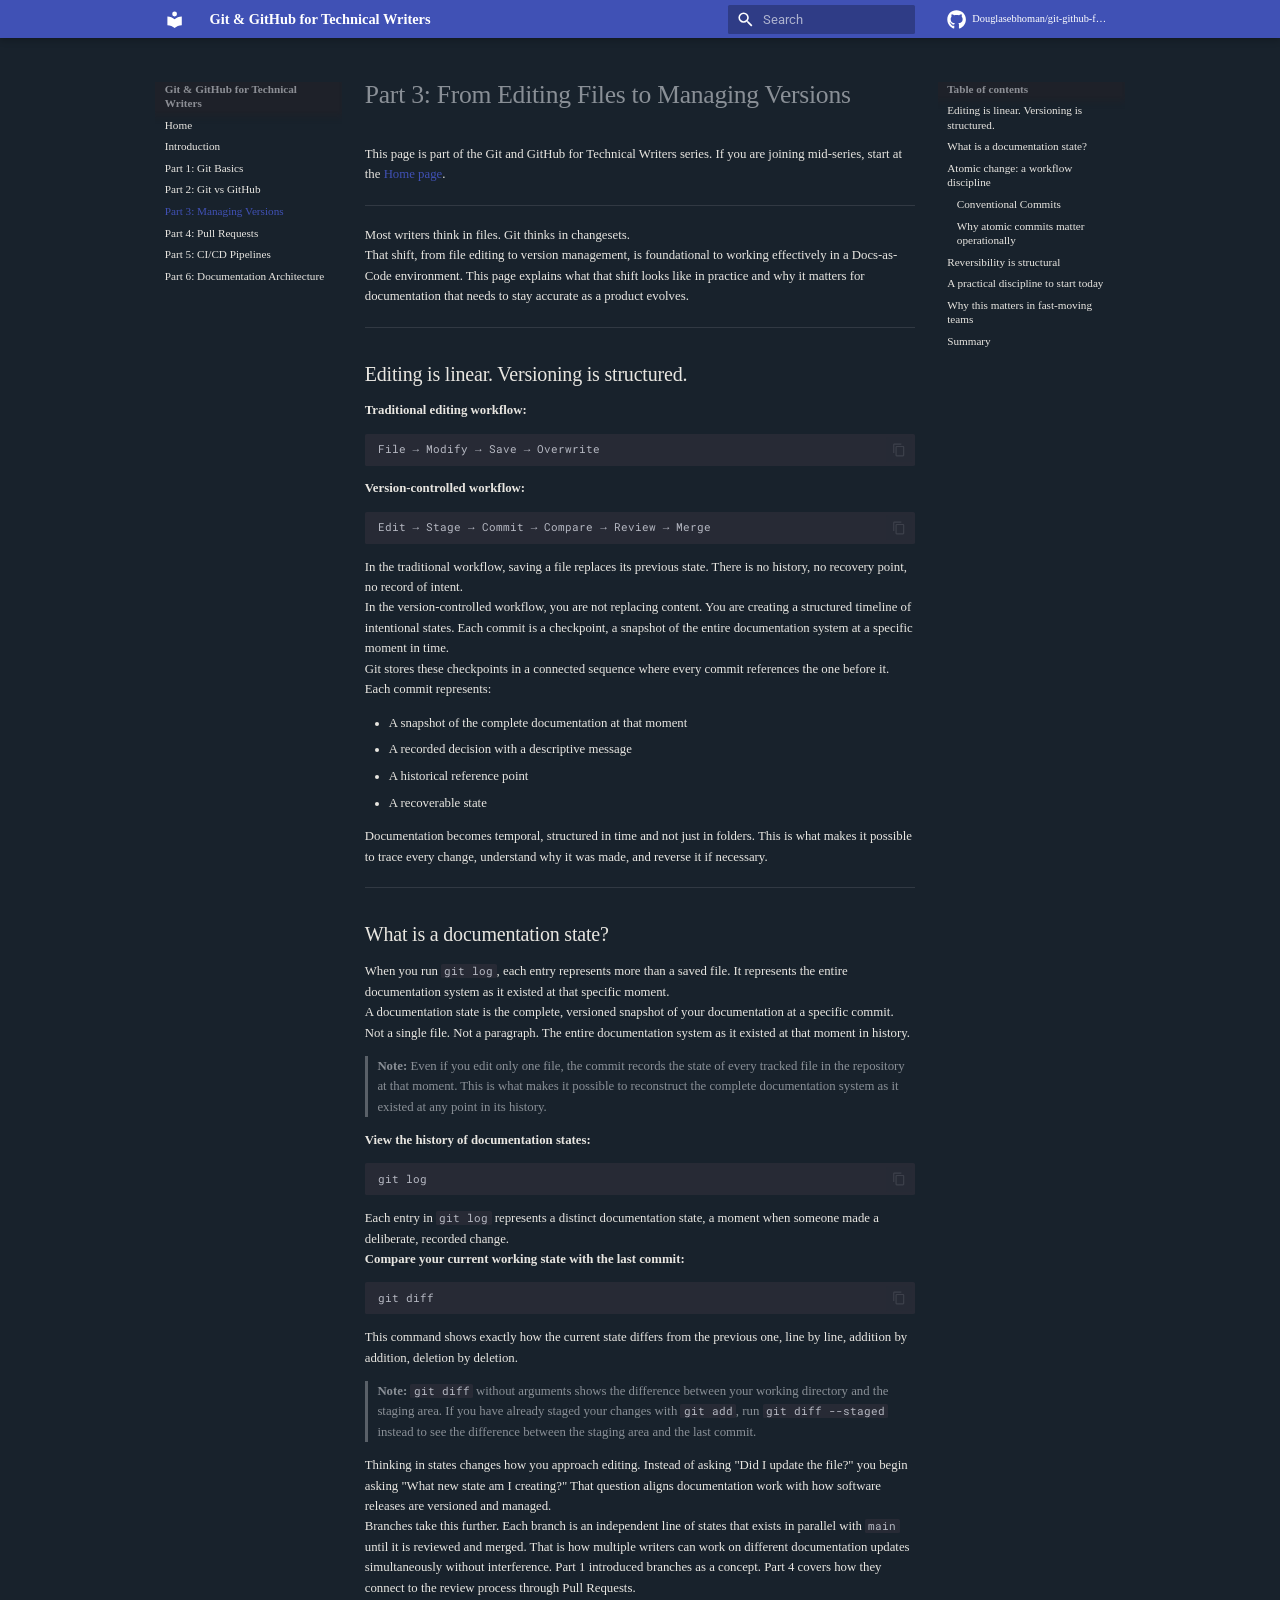
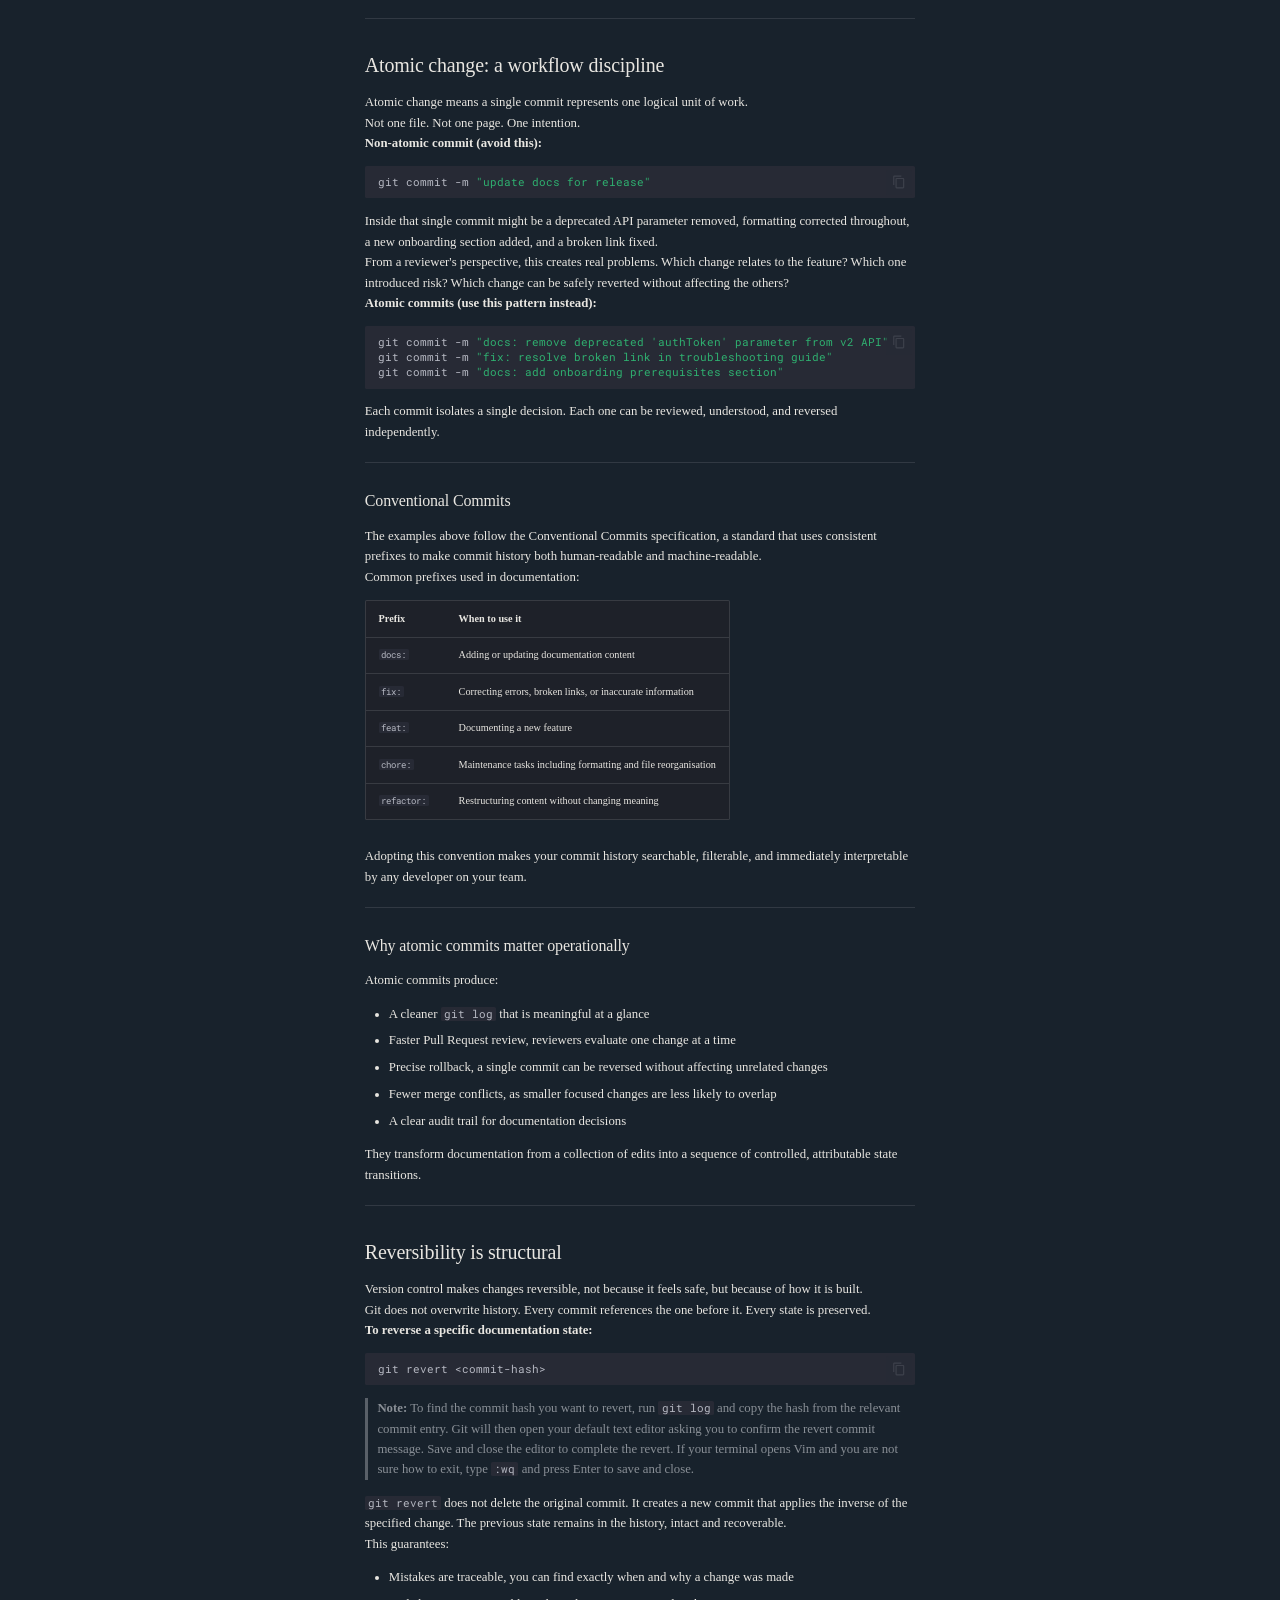
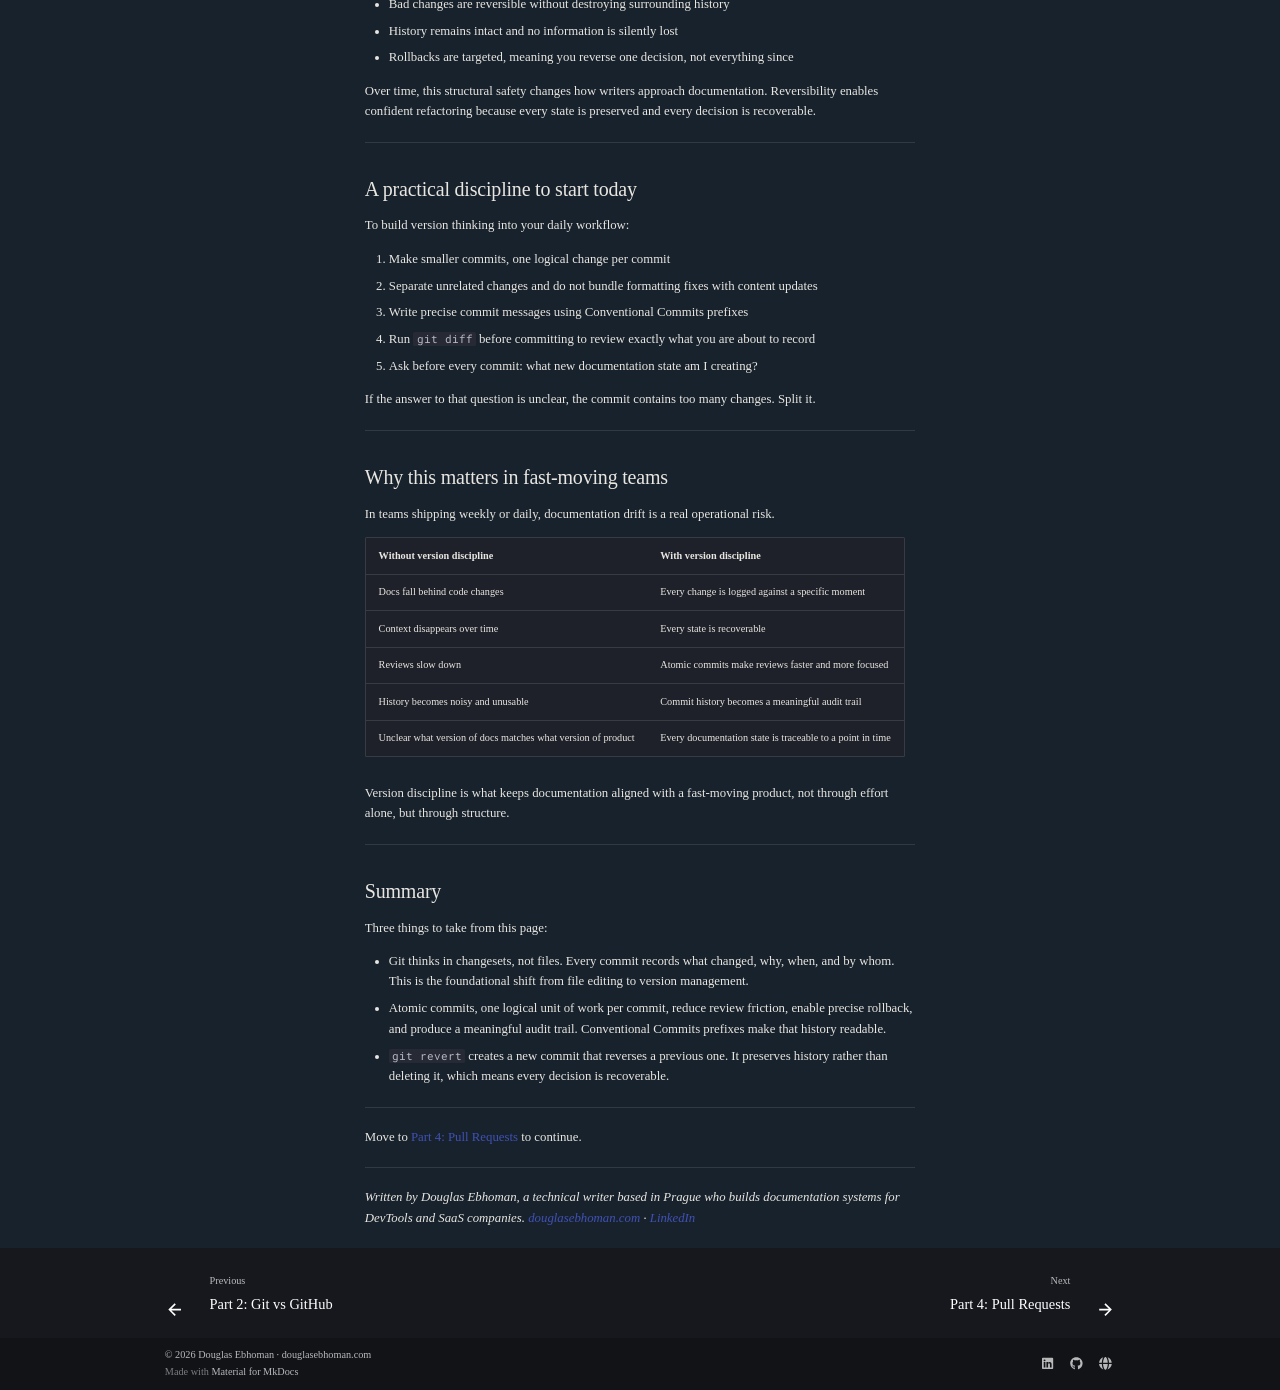
<file: part-3-versioning/index.html>
<!doctype html>
<html lang="en" class="no-js">
  <head>
    
      <meta charset="utf-8">
      <meta name="viewport" content="width=device-width,initial-scale=1">
      
        <meta name="description" content="A six-part Docs-as-Code series explaining Git and GitHub workflows for technical writers, written in plain language, without assuming a software development background.">
      
      
        <meta name="author" content="Douglas Ebhoman">
      
      
        <link rel="canonical" href="https://douglasebhoman.com/git-github-for-technical-writers-series/part-3-versioning/">
      
      
        <link rel="prev" href="../part-2-git-vs-github/">
      
      
        <link rel="next" href="../part-4-pull-requests/">
      
      
        
      
      
      <link rel="icon" href="../assets/images/favicon.png">
      <meta name="generator" content="mkdocs-1.6.1, mkdocs-material-9.7.6">
    
    
      
        <title>Part 3: Managing Versions - Git & GitHub for Technical Writers</title>
      
    
    
      <link rel="stylesheet" href="../assets/stylesheets/main.484c7ddc.min.css">
      
        
        <link rel="stylesheet" href="../assets/stylesheets/palette.ab4e12ef.min.css">
      
      


    
    
      
    
    
      
        
        
        <link rel="preconnect" href="https://fonts.gstatic.com" crossorigin>
        <link rel="stylesheet" href="https://fonts.googleapis.com/css?family=Roboto:300,300i,400,400i,700,700i%7CRoboto+Mono:400,400i,700,700i&display=fallback">
        <style>:root{--md-text-font:"Roboto";--md-code-font:"Roboto Mono"}</style>
      
    
    
      <link rel="stylesheet" href="../stylesheets/brand.css">
    
    <script>__md_scope=new URL("..",location),__md_hash=e=>[...e].reduce(((e,_)=>(e<<5)-e+_.charCodeAt(0)),0),__md_get=(e,_=localStorage,t=__md_scope)=>JSON.parse(_.getItem(t.pathname+"."+e)),__md_set=(e,_,t=localStorage,a=__md_scope)=>{try{t.setItem(a.pathname+"."+e,JSON.stringify(_))}catch(e){}}</script>
    
      

    
    
  </head>
  
  
    
    
    
    
    
    <body dir="ltr" data-md-color-scheme="slate" data-md-color-primary="custom" data-md-color-accent="custom">
  
    
    <input class="md-toggle" data-md-toggle="drawer" type="checkbox" id="__drawer" autocomplete="off">
    <input class="md-toggle" data-md-toggle="search" type="checkbox" id="__search" autocomplete="off">
    <label class="md-overlay" for="__drawer"></label>
    <div data-md-component="skip">
      
        
        <a href="#part-3-from-editing-files-to-managing-versions" class="md-skip">
          Skip to content
        </a>
      
    </div>
    <div data-md-component="announce">
      
    </div>
    
    
      

  

<header class="md-header md-header--shadow" data-md-component="header">
  <nav class="md-header__inner md-grid" aria-label="Header">
    <a href=".." title="Git &amp; GitHub for Technical Writers" class="md-header__button md-logo" aria-label="Git & GitHub for Technical Writers" data-md-component="logo">
      
  
  <svg xmlns="http://www.w3.org/2000/svg" viewBox="0 0 24 24"><path d="M12 8a3 3 0 0 0 3-3 3 3 0 0 0-3-3 3 3 0 0 0-3 3 3 3 0 0 0 3 3m0 3.54C9.64 9.35 6.5 8 3 8v11c3.5 0 6.64 1.35 9 3.54 2.36-2.19 5.5-3.54 9-3.54V8c-3.5 0-6.64 1.35-9 3.54"/></svg>

    </a>
    <label class="md-header__button md-icon" for="__drawer">
      
      <svg xmlns="http://www.w3.org/2000/svg" viewBox="0 0 24 24"><path d="M3 6h18v2H3zm0 5h18v2H3zm0 5h18v2H3z"/></svg>
    </label>
    <div class="md-header__title" data-md-component="header-title">
      <div class="md-header__ellipsis">
        <div class="md-header__topic">
          <span class="md-ellipsis">
            Git & GitHub for Technical Writers
          </span>
        </div>
        <div class="md-header__topic" data-md-component="header-topic">
          <span class="md-ellipsis">
            
              Part 3: Managing Versions
            
          </span>
        </div>
      </div>
    </div>
    
      
    
    
    
    
      
      
        <label class="md-header__button md-icon" for="__search">
          
          <svg xmlns="http://www.w3.org/2000/svg" viewBox="0 0 24 24"><path d="M9.5 3A6.5 6.5 0 0 1 16 9.5c0 1.61-.59 3.09-1.56 4.23l.27.27h.79l5 5-1.5 1.5-5-5v-.79l-.27-.27A6.52 6.52 0 0 1 9.5 16 6.5 6.5 0 0 1 3 9.5 6.5 6.5 0 0 1 9.5 3m0 2C7 5 5 7 5 9.5S7 14 9.5 14 14 12 14 9.5 12 5 9.5 5"/></svg>
        </label>
        <div class="md-search" data-md-component="search" role="dialog">
  <label class="md-search__overlay" for="__search"></label>
  <div class="md-search__inner" role="search">
    <form class="md-search__form" name="search">
      <input type="text" class="md-search__input" name="query" aria-label="Search" placeholder="Search" autocapitalize="off" autocorrect="off" autocomplete="off" spellcheck="false" data-md-component="search-query" required>
      <label class="md-search__icon md-icon" for="__search">
        
        <svg xmlns="http://www.w3.org/2000/svg" viewBox="0 0 24 24"><path d="M9.5 3A6.5 6.5 0 0 1 16 9.5c0 1.61-.59 3.09-1.56 4.23l.27.27h.79l5 5-1.5 1.5-5-5v-.79l-.27-.27A6.52 6.52 0 0 1 9.5 16 6.5 6.5 0 0 1 3 9.5 6.5 6.5 0 0 1 9.5 3m0 2C7 5 5 7 5 9.5S7 14 9.5 14 14 12 14 9.5 12 5 9.5 5"/></svg>
        
        <svg xmlns="http://www.w3.org/2000/svg" viewBox="0 0 24 24"><path d="M20 11v2H8l5.5 5.5-1.42 1.42L4.16 12l7.92-7.92L13.5 5.5 8 11z"/></svg>
      </label>
      <nav class="md-search__options" aria-label="Search">
        
        <button type="reset" class="md-search__icon md-icon" title="Clear" aria-label="Clear" tabindex="-1">
          
          <svg xmlns="http://www.w3.org/2000/svg" viewBox="0 0 24 24"><path d="M19 6.41 17.59 5 12 10.59 6.41 5 5 6.41 10.59 12 5 17.59 6.41 19 12 13.41 17.59 19 19 17.59 13.41 12z"/></svg>
        </button>
      </nav>
      
        <div class="md-search__suggest" data-md-component="search-suggest"></div>
      
    </form>
    <div class="md-search__output">
      <div class="md-search__scrollwrap" tabindex="0" data-md-scrollfix>
        <div class="md-search-result" data-md-component="search-result">
          <div class="md-search-result__meta">
            Initializing search
          </div>
          <ol class="md-search-result__list" role="presentation"></ol>
        </div>
      </div>
    </div>
  </div>
</div>
      
    
    
      <div class="md-header__source">
        <a href="https://github.com/Douglasebhoman/git-github-for-technical-writers-series" title="Go to repository" class="md-source" data-md-component="source">
  <div class="md-source__icon md-icon">
    
    <svg xmlns="http://www.w3.org/2000/svg" viewBox="0 0 512 512"><!--! Font Awesome Free 7.1.0 by @fontawesome - https://fontawesome.com License - https://fontawesome.com/license/free (Icons: CC BY 4.0, Fonts: SIL OFL 1.1, Code: MIT License) Copyright 2025 Fonticons, Inc.--><path d="M173.9 397.4c0 2-2.3 3.6-5.2 3.6-3.3.3-5.6-1.3-5.6-3.6 0-2 2.3-3.6 5.2-3.6 3-.3 5.6 1.3 5.6 3.6m-31.1-4.5c-.7 2 1.3 4.3 4.3 4.9 2.6 1 5.6 0 6.2-2s-1.3-4.3-4.3-5.2c-2.6-.7-5.5.3-6.2 2.3m44.2-1.7c-2.9.7-4.9 2.6-4.6 4.9.3 2 2.9 3.3 5.9 2.6 2.9-.7 4.9-2.6 4.6-4.6-.3-1.9-3-3.2-5.9-2.9M252.8 8C114.1 8 8 113.3 8 252c0 110.9 69.8 205.8 169.5 239.2 12.8 2.3 17.3-5.6 17.3-12.1 0-6.2-.3-40.4-.3-61.4 0 0-70 15-84.7-29.8 0 0-11.4-29.1-27.8-36.6 0 0-22.9-15.7 1.6-15.4 0 0 24.9 2 38.6 25.8 21.9 38.6 58.6 27.5 72.9 20.9 2.3-16 8.8-27.1 16-33.7-55.9-6.2-112.3-14.3-112.3-110.5 0-27.5 7.6-41.3 23.6-58.9-2.6-6.5-11.1-33.3 2.6-67.9 20.9-6.5 69 27 69 27 20-5.6 41.5-8.5 62.8-8.5s42.8 2.9 62.8 8.5c0 0 48.1-33.6 69-27 13.7 34.7 5.2 61.4 2.6 67.9 16 17.7 25.8 31.5 25.8 58.9 0 96.5-58.9 104.2-114.8 110.5 9.2 7.9 17 22.9 17 46.4 0 33.7-.3 75.4-.3 83.6 0 6.5 4.6 14.4 17.3 12.1C436.2 457.8 504 362.9 504 252 504 113.3 391.5 8 252.8 8M105.2 352.9c-1.3 1-1 3.3.7 5.2 1.6 1.6 3.9 2.3 5.2 1 1.3-1 1-3.3-.7-5.2-1.6-1.6-3.9-2.3-5.2-1m-10.8-8.1c-.7 1.3.3 2.9 2.3 3.9 1.6 1 3.6.7 4.3-.7.7-1.3-.3-2.9-2.3-3.9-2-.6-3.6-.3-4.3.7m32.4 35.6c-1.6 1.3-1 4.3 1.3 6.2 2.3 2.3 5.2 2.6 6.5 1 1.3-1.3.7-4.3-1.3-6.2-2.2-2.3-5.2-2.6-6.5-1m-11.4-14.7c-1.6 1-1.6 3.6 0 5.9s4.3 3.3 5.6 2.3c1.6-1.3 1.6-3.9 0-6.2-1.4-2.3-4-3.3-5.6-2"/></svg>
  </div>
  <div class="md-source__repository">
    Douglasebhoman/git-github-for-technical-writers-series
  </div>
</a>
      </div>
    
  </nav>
  
</header>
    
    <div class="md-container" data-md-component="container">
      
      
        
          
        
      
      <main class="md-main" data-md-component="main">
        <div class="md-main__inner md-grid">
          
            
              
              <div class="md-sidebar md-sidebar--primary" data-md-component="sidebar" data-md-type="navigation" >
                <div class="md-sidebar__scrollwrap">
                  <div class="md-sidebar__inner">
                    



<nav class="md-nav md-nav--primary" aria-label="Navigation" data-md-level="0">
  <label class="md-nav__title" for="__drawer">
    <a href=".." title="Git &amp; GitHub for Technical Writers" class="md-nav__button md-logo" aria-label="Git & GitHub for Technical Writers" data-md-component="logo">
      
  
  <svg xmlns="http://www.w3.org/2000/svg" viewBox="0 0 24 24"><path d="M12 8a3 3 0 0 0 3-3 3 3 0 0 0-3-3 3 3 0 0 0-3 3 3 3 0 0 0 3 3m0 3.54C9.64 9.35 6.5 8 3 8v11c3.5 0 6.64 1.35 9 3.54 2.36-2.19 5.5-3.54 9-3.54V8c-3.5 0-6.64 1.35-9 3.54"/></svg>

    </a>
    Git & GitHub for Technical Writers
  </label>
  
    <div class="md-nav__source">
      <a href="https://github.com/Douglasebhoman/git-github-for-technical-writers-series" title="Go to repository" class="md-source" data-md-component="source">
  <div class="md-source__icon md-icon">
    
    <svg xmlns="http://www.w3.org/2000/svg" viewBox="0 0 512 512"><!--! Font Awesome Free 7.1.0 by @fontawesome - https://fontawesome.com License - https://fontawesome.com/license/free (Icons: CC BY 4.0, Fonts: SIL OFL 1.1, Code: MIT License) Copyright 2025 Fonticons, Inc.--><path d="M173.9 397.4c0 2-2.3 3.6-5.2 3.6-3.3.3-5.6-1.3-5.6-3.6 0-2 2.3-3.6 5.2-3.6 3-.3 5.6 1.3 5.6 3.6m-31.1-4.5c-.7 2 1.3 4.3 4.3 4.9 2.6 1 5.6 0 6.2-2s-1.3-4.3-4.3-5.2c-2.6-.7-5.5.3-6.2 2.3m44.2-1.7c-2.9.7-4.9 2.6-4.6 4.9.3 2 2.9 3.3 5.9 2.6 2.9-.7 4.9-2.6 4.6-4.6-.3-1.9-3-3.2-5.9-2.9M252.8 8C114.1 8 8 113.3 8 252c0 110.9 69.8 205.8 169.5 239.2 12.8 2.3 17.3-5.6 17.3-12.1 0-6.2-.3-40.4-.3-61.4 0 0-70 15-84.7-29.8 0 0-11.4-29.1-27.8-36.6 0 0-22.9-15.7 1.6-15.4 0 0 24.9 2 38.6 25.8 21.9 38.6 58.6 27.5 72.9 20.9 2.3-16 8.8-27.1 16-33.7-55.9-6.2-112.3-14.3-112.3-110.5 0-27.5 7.6-41.3 23.6-58.9-2.6-6.5-11.1-33.3 2.6-67.9 20.9-6.5 69 27 69 27 20-5.6 41.5-8.5 62.8-8.5s42.8 2.9 62.8 8.5c0 0 48.1-33.6 69-27 13.7 34.7 5.2 61.4 2.6 67.9 16 17.7 25.8 31.5 25.8 58.9 0 96.5-58.9 104.2-114.8 110.5 9.2 7.9 17 22.9 17 46.4 0 33.7-.3 75.4-.3 83.6 0 6.5 4.6 14.4 17.3 12.1C436.2 457.8 504 362.9 504 252 504 113.3 391.5 8 252.8 8M105.2 352.9c-1.3 1-1 3.3.7 5.2 1.6 1.6 3.9 2.3 5.2 1 1.3-1 1-3.3-.7-5.2-1.6-1.6-3.9-2.3-5.2-1m-10.8-8.1c-.7 1.3.3 2.9 2.3 3.9 1.6 1 3.6.7 4.3-.7.7-1.3-.3-2.9-2.3-3.9-2-.6-3.6-.3-4.3.7m32.4 35.6c-1.6 1.3-1 4.3 1.3 6.2 2.3 2.3 5.2 2.6 6.5 1 1.3-1.3.7-4.3-1.3-6.2-2.2-2.3-5.2-2.6-6.5-1m-11.4-14.7c-1.6 1-1.6 3.6 0 5.9s4.3 3.3 5.6 2.3c1.6-1.3 1.6-3.9 0-6.2-1.4-2.3-4-3.3-5.6-2"/></svg>
  </div>
  <div class="md-source__repository">
    Douglasebhoman/git-github-for-technical-writers-series
  </div>
</a>
    </div>
  
  <ul class="md-nav__list" data-md-scrollfix>
    
      
      
  
  
  
  
    <li class="md-nav__item">
      <a href=".." class="md-nav__link">
        
  
  
  <span class="md-ellipsis">
    
  
    Home
  

    
  </span>
  
  

      </a>
    </li>
  

    
      
      
  
  
  
  
    <li class="md-nav__item">
      <a href="../introduction/" class="md-nav__link">
        
  
  
  <span class="md-ellipsis">
    
  
    Introduction
  

    
  </span>
  
  

      </a>
    </li>
  

    
      
      
  
  
  
  
    <li class="md-nav__item">
      <a href="../part-1-git-basics/" class="md-nav__link">
        
  
  
  <span class="md-ellipsis">
    
  
    Part 1: Git Basics
  

    
  </span>
  
  

      </a>
    </li>
  

    
      
      
  
  
  
  
    <li class="md-nav__item">
      <a href="../part-2-git-vs-github/" class="md-nav__link">
        
  
  
  <span class="md-ellipsis">
    
  
    Part 2: Git vs GitHub
  

    
  </span>
  
  

      </a>
    </li>
  

    
      
      
  
  
    
  
  
  
    <li class="md-nav__item md-nav__item--active">
      
      <input class="md-nav__toggle md-toggle" type="checkbox" id="__toc">
      
      
        
      
      
        <label class="md-nav__link md-nav__link--active" for="__toc">
          
  
  
  <span class="md-ellipsis">
    
  
    Part 3: Managing Versions
  

    
  </span>
  
  

          <span class="md-nav__icon md-icon"></span>
        </label>
      
      <a href="./" class="md-nav__link md-nav__link--active">
        
  
  
  <span class="md-ellipsis">
    
  
    Part 3: Managing Versions
  

    
  </span>
  
  

      </a>
      
        

<nav class="md-nav md-nav--secondary" aria-label="Table of contents">
  
  
  
    
  
  
    <label class="md-nav__title" for="__toc">
      <span class="md-nav__icon md-icon"></span>
      Table of contents
    </label>
    <ul class="md-nav__list" data-md-component="toc" data-md-scrollfix>
      
        <li class="md-nav__item">
  <a href="#editing-is-linear-versioning-is-structured" class="md-nav__link">
    <span class="md-ellipsis">
      
        Editing is linear. Versioning is structured.
      
    </span>
  </a>
  
</li>
      
        <li class="md-nav__item">
  <a href="#what-is-a-documentation-state" class="md-nav__link">
    <span class="md-ellipsis">
      
        What is a documentation state?
      
    </span>
  </a>
  
</li>
      
        <li class="md-nav__item">
  <a href="#atomic-change-a-workflow-discipline" class="md-nav__link">
    <span class="md-ellipsis">
      
        Atomic change: a workflow discipline
      
    </span>
  </a>
  
    <nav class="md-nav" aria-label="Atomic change: a workflow discipline">
      <ul class="md-nav__list">
        
          <li class="md-nav__item">
  <a href="#conventional-commits" class="md-nav__link">
    <span class="md-ellipsis">
      
        Conventional Commits
      
    </span>
  </a>
  
</li>
        
          <li class="md-nav__item">
  <a href="#why-atomic-commits-matter-operationally" class="md-nav__link">
    <span class="md-ellipsis">
      
        Why atomic commits matter operationally
      
    </span>
  </a>
  
</li>
        
      </ul>
    </nav>
  
</li>
      
        <li class="md-nav__item">
  <a href="#reversibility-is-structural" class="md-nav__link">
    <span class="md-ellipsis">
      
        Reversibility is structural
      
    </span>
  </a>
  
</li>
      
        <li class="md-nav__item">
  <a href="#a-practical-discipline-to-start-today" class="md-nav__link">
    <span class="md-ellipsis">
      
        A practical discipline to start today
      
    </span>
  </a>
  
</li>
      
        <li class="md-nav__item">
  <a href="#why-this-matters-in-fast-moving-teams" class="md-nav__link">
    <span class="md-ellipsis">
      
        Why this matters in fast-moving teams
      
    </span>
  </a>
  
</li>
      
        <li class="md-nav__item">
  <a href="#summary" class="md-nav__link">
    <span class="md-ellipsis">
      
        Summary
      
    </span>
  </a>
  
</li>
      
    </ul>
  
</nav>
      
    </li>
  

    
      
      
  
  
  
  
    <li class="md-nav__item">
      <a href="../part-4-pull-requests/" class="md-nav__link">
        
  
  
  <span class="md-ellipsis">
    
  
    Part 4: Pull Requests
  

    
  </span>
  
  

      </a>
    </li>
  

    
      
      
  
  
  
  
    <li class="md-nav__item">
      <a href="../part-5-cicd-pipelines/" class="md-nav__link">
        
  
  
  <span class="md-ellipsis">
    
  
    Part 5: CI/CD Pipelines
  

    
  </span>
  
  

      </a>
    </li>
  

    
      
      
  
  
  
  
    <li class="md-nav__item">
      <a href="../part-6-repo-architecture/" class="md-nav__link">
        
  
  
  <span class="md-ellipsis">
    
  
    Part 6: Documentation Architecture
  

    
  </span>
  
  

      </a>
    </li>
  

    
  </ul>
</nav>
                  </div>
                </div>
              </div>
            
            
              
              <div class="md-sidebar md-sidebar--secondary" data-md-component="sidebar" data-md-type="toc" >
                <div class="md-sidebar__scrollwrap">
                  <div class="md-sidebar__inner">
                    

<nav class="md-nav md-nav--secondary" aria-label="Table of contents">
  
  
  
    
  
  
    <label class="md-nav__title" for="__toc">
      <span class="md-nav__icon md-icon"></span>
      Table of contents
    </label>
    <ul class="md-nav__list" data-md-component="toc" data-md-scrollfix>
      
        <li class="md-nav__item">
  <a href="#editing-is-linear-versioning-is-structured" class="md-nav__link">
    <span class="md-ellipsis">
      
        Editing is linear. Versioning is structured.
      
    </span>
  </a>
  
</li>
      
        <li class="md-nav__item">
  <a href="#what-is-a-documentation-state" class="md-nav__link">
    <span class="md-ellipsis">
      
        What is a documentation state?
      
    </span>
  </a>
  
</li>
      
        <li class="md-nav__item">
  <a href="#atomic-change-a-workflow-discipline" class="md-nav__link">
    <span class="md-ellipsis">
      
        Atomic change: a workflow discipline
      
    </span>
  </a>
  
    <nav class="md-nav" aria-label="Atomic change: a workflow discipline">
      <ul class="md-nav__list">
        
          <li class="md-nav__item">
  <a href="#conventional-commits" class="md-nav__link">
    <span class="md-ellipsis">
      
        Conventional Commits
      
    </span>
  </a>
  
</li>
        
          <li class="md-nav__item">
  <a href="#why-atomic-commits-matter-operationally" class="md-nav__link">
    <span class="md-ellipsis">
      
        Why atomic commits matter operationally
      
    </span>
  </a>
  
</li>
        
      </ul>
    </nav>
  
</li>
      
        <li class="md-nav__item">
  <a href="#reversibility-is-structural" class="md-nav__link">
    <span class="md-ellipsis">
      
        Reversibility is structural
      
    </span>
  </a>
  
</li>
      
        <li class="md-nav__item">
  <a href="#a-practical-discipline-to-start-today" class="md-nav__link">
    <span class="md-ellipsis">
      
        A practical discipline to start today
      
    </span>
  </a>
  
</li>
      
        <li class="md-nav__item">
  <a href="#why-this-matters-in-fast-moving-teams" class="md-nav__link">
    <span class="md-ellipsis">
      
        Why this matters in fast-moving teams
      
    </span>
  </a>
  
</li>
      
        <li class="md-nav__item">
  <a href="#summary" class="md-nav__link">
    <span class="md-ellipsis">
      
        Summary
      
    </span>
  </a>
  
</li>
      
    </ul>
  
</nav>
                  </div>
                </div>
              </div>
            
          
          
            <div class="md-content" data-md-component="content">
              
              <article class="md-content__inner md-typeset">
                
                  


  
  


<h1 id="part-3-from-editing-files-to-managing-versions">Part 3: From Editing Files to Managing Versions<a class="headerlink" href="#part-3-from-editing-files-to-managing-versions" title="Permanent link">&para;</a></h1>
<p>This page is part of the Git and GitHub for Technical Writers series. If you are joining mid-series, start at the <a href="../">Home page</a>.</p>
<hr />
<p>Most writers think in files. Git thinks in changesets.</p>
<p>That shift, from file editing to version management, is foundational to working effectively in a Docs-as-Code environment. This page explains what that shift looks like in practice and why it matters for documentation that needs to stay accurate as a product evolves.</p>
<hr />
<h2 id="editing-is-linear-versioning-is-structured">Editing is linear. Versioning is structured.<a class="headerlink" href="#editing-is-linear-versioning-is-structured" title="Permanent link">&para;</a></h2>
<p><strong>Traditional editing workflow:</strong></p>
<div class="highlight"><pre><span></span><code><a id="__codelineno-0-1" name="__codelineno-0-1" href="#__codelineno-0-1"></a>File → Modify → Save → Overwrite
</code></pre></div>
<p><strong>Version-controlled workflow:</strong></p>
<div class="highlight"><pre><span></span><code><a id="__codelineno-1-1" name="__codelineno-1-1" href="#__codelineno-1-1"></a>Edit → Stage → Commit → Compare → Review → Merge
</code></pre></div>
<p>In the traditional workflow, saving a file replaces its previous state. There is no history, no recovery point, no record of intent.</p>
<p>In the version-controlled workflow, you are not replacing content. You are creating a structured timeline of intentional states. Each commit is a checkpoint, a snapshot of the entire documentation system at a specific moment in time.</p>
<p>Git stores these checkpoints in a connected sequence where every commit references the one before it. Each commit represents:</p>
<ul>
<li>A snapshot of the complete documentation at that moment</li>
<li>A recorded decision with a descriptive message</li>
<li>A historical reference point</li>
<li>A recoverable state</li>
</ul>
<p>Documentation becomes temporal, structured in time and not just in folders. This is what makes it possible to trace every change, understand why it was made, and reverse it if necessary.</p>
<hr />
<h2 id="what-is-a-documentation-state">What is a documentation state?<a class="headerlink" href="#what-is-a-documentation-state" title="Permanent link">&para;</a></h2>
<p>When you run <code>git log</code>, each entry represents more than a saved file. It represents the entire documentation system as it existed at that specific moment.</p>
<p>A documentation state is the complete, versioned snapshot of your documentation at a specific commit. Not a single file. Not a paragraph. The entire documentation system as it existed at that moment in history.</p>
<blockquote>
<p><strong>Note:</strong> Even if you edit only one file, the commit records the state of every tracked file in the repository at that moment. This is what makes it possible to reconstruct the complete documentation system as it existed at any point in its history.</p>
</blockquote>
<p><strong>View the history of documentation states:</strong></p>
<div class="highlight"><pre><span></span><code><a id="__codelineno-2-1" name="__codelineno-2-1" href="#__codelineno-2-1"></a>git<span class="w"> </span>log
</code></pre></div>
<p>Each entry in <code>git log</code> represents a distinct documentation state, a moment when someone made a deliberate, recorded change.</p>
<p><strong>Compare your current working state with the last commit:</strong></p>
<div class="highlight"><pre><span></span><code><a id="__codelineno-3-1" name="__codelineno-3-1" href="#__codelineno-3-1"></a>git<span class="w"> </span>diff
</code></pre></div>
<p>This command shows exactly how the current state differs from the previous one, line by line, addition by addition, deletion by deletion.</p>
<blockquote>
<p><strong>Note:</strong> <code>git diff</code> without arguments shows the difference between your working directory and the staging area. If you have already staged your changes with <code>git add</code>, run <code>git diff --staged</code> instead to see the difference between the staging area and the last commit.</p>
</blockquote>
<p>Thinking in states changes how you approach editing. Instead of asking "Did I update the file?" you begin asking "What new state am I creating?" That question aligns documentation work with how software releases are versioned and managed.</p>
<p>Branches take this further. Each branch is an independent line of states that exists in parallel with <code>main</code> until it is reviewed and merged. That is how multiple writers can work on different documentation updates simultaneously without interference. Part 1 introduced branches as a concept. Part 4 covers how they connect to the review process through Pull Requests.</p>
<hr />
<h2 id="atomic-change-a-workflow-discipline">Atomic change: a workflow discipline<a class="headerlink" href="#atomic-change-a-workflow-discipline" title="Permanent link">&para;</a></h2>
<p>Atomic change means a single commit represents one logical unit of work.</p>
<p>Not one file. Not one page. One intention.</p>
<p><strong>Non-atomic commit (avoid this):</strong></p>
<div class="highlight"><pre><span></span><code><a id="__codelineno-4-1" name="__codelineno-4-1" href="#__codelineno-4-1"></a>git<span class="w"> </span>commit<span class="w"> </span>-m<span class="w"> </span><span class="s2">&quot;update docs for release&quot;</span>
</code></pre></div>
<p>Inside that single commit might be a deprecated API parameter removed, formatting corrected throughout, a new onboarding section added, and a broken link fixed.</p>
<p>From a reviewer's perspective, this creates real problems. Which change relates to the feature? Which one introduced risk? Which change can be safely reverted without affecting the others?</p>
<p><strong>Atomic commits (use this pattern instead):</strong></p>
<div class="highlight"><pre><span></span><code><a id="__codelineno-5-1" name="__codelineno-5-1" href="#__codelineno-5-1"></a>git<span class="w"> </span>commit<span class="w"> </span>-m<span class="w"> </span><span class="s2">&quot;docs: remove deprecated &#39;authToken&#39; parameter from v2 API&quot;</span>
<a id="__codelineno-5-2" name="__codelineno-5-2" href="#__codelineno-5-2"></a>git<span class="w"> </span>commit<span class="w"> </span>-m<span class="w"> </span><span class="s2">&quot;fix: resolve broken link in troubleshooting guide&quot;</span>
<a id="__codelineno-5-3" name="__codelineno-5-3" href="#__codelineno-5-3"></a>git<span class="w"> </span>commit<span class="w"> </span>-m<span class="w"> </span><span class="s2">&quot;docs: add onboarding prerequisites section&quot;</span>
</code></pre></div>
<p>Each commit isolates a single decision. Each one can be reviewed, understood, and reversed independently.</p>
<hr />
<h3 id="conventional-commits">Conventional Commits<a class="headerlink" href="#conventional-commits" title="Permanent link">&para;</a></h3>
<p>The examples above follow the Conventional Commits specification, a standard that uses consistent prefixes to make commit history both human-readable and machine-readable.</p>
<p>Common prefixes used in documentation:</p>
<table>
<thead>
<tr>
<th>Prefix</th>
<th>When to use it</th>
</tr>
</thead>
<tbody>
<tr>
<td><code>docs:</code></td>
<td>Adding or updating documentation content</td>
</tr>
<tr>
<td><code>fix:</code></td>
<td>Correcting errors, broken links, or inaccurate information</td>
</tr>
<tr>
<td><code>feat:</code></td>
<td>Documenting a new feature</td>
</tr>
<tr>
<td><code>chore:</code></td>
<td>Maintenance tasks including formatting and file reorganisation</td>
</tr>
<tr>
<td><code>refactor:</code></td>
<td>Restructuring content without changing meaning</td>
</tr>
</tbody>
</table>
<p>Adopting this convention makes your commit history searchable, filterable, and immediately interpretable by any developer on your team.</p>
<hr />
<h3 id="why-atomic-commits-matter-operationally">Why atomic commits matter operationally<a class="headerlink" href="#why-atomic-commits-matter-operationally" title="Permanent link">&para;</a></h3>
<p>Atomic commits produce:</p>
<ul>
<li>A cleaner <code>git log</code> that is meaningful at a glance</li>
<li>Faster Pull Request review, reviewers evaluate one change at a time</li>
<li>Precise rollback, a single commit can be reversed without affecting unrelated changes</li>
<li>Fewer merge conflicts, as smaller focused changes are less likely to overlap</li>
<li>A clear audit trail for documentation decisions</li>
</ul>
<p>They transform documentation from a collection of edits into a sequence of controlled, attributable state transitions.</p>
<hr />
<h2 id="reversibility-is-structural">Reversibility is structural<a class="headerlink" href="#reversibility-is-structural" title="Permanent link">&para;</a></h2>
<p>Version control makes changes reversible, not because it feels safe, but because of how it is built.</p>
<p>Git does not overwrite history. Every commit references the one before it. Every state is preserved.</p>
<p><strong>To reverse a specific documentation state:</strong></p>
<div class="highlight"><pre><span></span><code><a id="__codelineno-6-1" name="__codelineno-6-1" href="#__codelineno-6-1"></a>git<span class="w"> </span>revert<span class="w"> </span>&lt;commit-hash&gt;
</code></pre></div>
<blockquote>
<p><strong>Note:</strong> To find the commit hash you want to revert, run <code>git log</code> and copy the hash from the relevant commit entry. Git will then open your default text editor asking you to confirm the revert commit message. Save and close the editor to complete the revert. If your terminal opens Vim and you are not sure how to exit, type <code>:wq</code> and press Enter to save and close.</p>
</blockquote>
<p><code>git revert</code> does not delete the original commit. It creates a new commit that applies the inverse of the specified change. The previous state remains in the history, intact and recoverable.</p>
<p>This guarantees:</p>
<ul>
<li>Mistakes are traceable, you can find exactly when and why a change was made</li>
<li>Bad changes are reversible without destroying surrounding history</li>
<li>History remains intact and no information is silently lost</li>
<li>Rollbacks are targeted, meaning you reverse one decision, not everything since</li>
</ul>
<p>Over time, this structural safety changes how writers approach documentation. Reversibility enables confident refactoring because every state is preserved and every decision is recoverable.</p>
<hr />
<h2 id="a-practical-discipline-to-start-today">A practical discipline to start today<a class="headerlink" href="#a-practical-discipline-to-start-today" title="Permanent link">&para;</a></h2>
<p>To build version thinking into your daily workflow:</p>
<ol>
<li>Make smaller commits, one logical change per commit</li>
<li>Separate unrelated changes and do not bundle formatting fixes with content updates</li>
<li>Write precise commit messages using Conventional Commits prefixes</li>
<li>Run <code>git diff</code> before committing to review exactly what you are about to record</li>
<li>Ask before every commit: what new documentation state am I creating?</li>
</ol>
<p>If the answer to that question is unclear, the commit contains too many changes. Split it.</p>
<hr />
<h2 id="why-this-matters-in-fast-moving-teams">Why this matters in fast-moving teams<a class="headerlink" href="#why-this-matters-in-fast-moving-teams" title="Permanent link">&para;</a></h2>
<p>In teams shipping weekly or daily, documentation drift is a real operational risk.</p>
<table>
<thead>
<tr>
<th>Without version discipline</th>
<th>With version discipline</th>
</tr>
</thead>
<tbody>
<tr>
<td>Docs fall behind code changes</td>
<td>Every change is logged against a specific moment</td>
</tr>
<tr>
<td>Context disappears over time</td>
<td>Every state is recoverable</td>
</tr>
<tr>
<td>Reviews slow down</td>
<td>Atomic commits make reviews faster and more focused</td>
</tr>
<tr>
<td>History becomes noisy and unusable</td>
<td>Commit history becomes a meaningful audit trail</td>
</tr>
<tr>
<td>Unclear what version of docs matches what version of product</td>
<td>Every documentation state is traceable to a point in time</td>
</tr>
</tbody>
</table>
<p>Version discipline is what keeps documentation aligned with a fast-moving product, not through effort alone, but through structure.</p>
<hr />
<h2 id="summary">Summary<a class="headerlink" href="#summary" title="Permanent link">&para;</a></h2>
<p>Three things to take from this page:</p>
<ul>
<li>Git thinks in changesets, not files. Every commit records what changed, why, when, and by whom. This is the foundational shift from file editing to version management.</li>
<li>Atomic commits, one logical unit of work per commit, reduce review friction, enable precise rollback, and produce a meaningful audit trail. Conventional Commits prefixes make that history readable.</li>
<li><code>git revert</code> creates a new commit that reverses a previous one. It preserves history rather than deleting it, which means every decision is recoverable.</li>
</ul>
<hr />
<p>Move to <a href="../part-4-pull-requests/">Part 4: Pull Requests</a> to continue.</p>
<hr />
<p><em>Written by Douglas Ebhoman, a technical writer based in Prague who builds documentation systems for DevTools and SaaS companies.</em>
<em><a href="https://douglasebhoman.com">douglasebhoman.com</a> · <a href="https://linkedin.com/in/douglas-ebhoman-757329289">LinkedIn</a></em></p>












                
              </article>
            </div>
          
          
<script>var target=document.getElementById(location.hash.slice(1));target&&target.name&&(target.checked=target.name.startsWith("__tabbed_"))</script>
        </div>
        
          <button type="button" class="md-top md-icon" data-md-component="top" hidden>
  
  <svg xmlns="http://www.w3.org/2000/svg" viewBox="0 0 24 24"><path d="M13 20h-2V8l-5.5 5.5-1.42-1.42L12 4.16l7.92 7.92-1.42 1.42L13 8z"/></svg>
  Back to top
</button>
        
      </main>
      
        <footer class="md-footer">
  
    
      
      <nav class="md-footer__inner md-grid" aria-label="Footer" >
        
          
          <a href="../part-2-git-vs-github/" class="md-footer__link md-footer__link--prev" aria-label="Previous: Part 2: Git vs GitHub">
            <div class="md-footer__button md-icon">
              
              <svg xmlns="http://www.w3.org/2000/svg" viewBox="0 0 24 24"><path d="M20 11v2H8l5.5 5.5-1.42 1.42L4.16 12l7.92-7.92L13.5 5.5 8 11z"/></svg>
            </div>
            <div class="md-footer__title">
              <span class="md-footer__direction">
                Previous
              </span>
              <div class="md-ellipsis">
                Part 2: Git vs GitHub
              </div>
            </div>
          </a>
        
        
          
          <a href="../part-4-pull-requests/" class="md-footer__link md-footer__link--next" aria-label="Next: Part 4: Pull Requests">
            <div class="md-footer__title">
              <span class="md-footer__direction">
                Next
              </span>
              <div class="md-ellipsis">
                Part 4: Pull Requests
              </div>
            </div>
            <div class="md-footer__button md-icon">
              
              <svg xmlns="http://www.w3.org/2000/svg" viewBox="0 0 24 24"><path d="M4 11v2h12l-5.5 5.5 1.42 1.42L19.84 12l-7.92-7.92L10.5 5.5 16 11z"/></svg>
            </div>
          </a>
        
      </nav>
    
  
  <div class="md-footer-meta md-typeset">
    <div class="md-footer-meta__inner md-grid">
      <div class="md-copyright">
  
    <div class="md-copyright__highlight">
      © 2026 Douglas Ebhoman · <a href="https://douglasebhoman.com">douglasebhoman.com</a>
    </div>
  
  
    Made with
    <a href="https://squidfunk.github.io/mkdocs-material/" target="_blank" rel="noopener">
      Material for MkDocs
    </a>
  
</div>
      
        
<div class="md-social">
  
    
    
    
    
      
      
    
    <a href="https://linkedin.com/in/douglas-ebhoman-757329289" target="_blank" rel="noopener" title="linkedin.com" class="md-social__link">
      <svg xmlns="http://www.w3.org/2000/svg" viewBox="0 0 448 512"><!--! Font Awesome Free 7.1.0 by @fontawesome - https://fontawesome.com License - https://fontawesome.com/license/free (Icons: CC BY 4.0, Fonts: SIL OFL 1.1, Code: MIT License) Copyright 2025 Fonticons, Inc.--><path d="M416 32H31.9C14.3 32 0 46.5 0 64.3v383.4C0 465.5 14.3 480 31.9 480H416c17.6 0 32-14.5 32-32.3V64.3c0-17.8-14.4-32.3-32-32.3M135.4 416H69V202.2h66.5V416zM102.2 96a38.5 38.5 0 1 1 0 77 38.5 38.5 0 1 1 0-77m282.1 320h-66.4V312c0-24.8-.5-56.7-34.5-56.7-34.6 0-39.9 27-39.9 54.9V416h-66.4V202.2h63.7v29.2h.9c8.9-16.8 30.6-34.5 62.9-34.5 67.2 0 79.7 44.3 79.7 101.9z"/></svg>
    </a>
  
    
    
    
    
      
      
    
    <a href="https://github.com/Douglasebhoman" target="_blank" rel="noopener" title="github.com" class="md-social__link">
      <svg xmlns="http://www.w3.org/2000/svg" viewBox="0 0 512 512"><!--! Font Awesome Free 7.1.0 by @fontawesome - https://fontawesome.com License - https://fontawesome.com/license/free (Icons: CC BY 4.0, Fonts: SIL OFL 1.1, Code: MIT License) Copyright 2025 Fonticons, Inc.--><path d="M173.9 397.4c0 2-2.3 3.6-5.2 3.6-3.3.3-5.6-1.3-5.6-3.6 0-2 2.3-3.6 5.2-3.6 3-.3 5.6 1.3 5.6 3.6m-31.1-4.5c-.7 2 1.3 4.3 4.3 4.9 2.6 1 5.6 0 6.2-2s-1.3-4.3-4.3-5.2c-2.6-.7-5.5.3-6.2 2.3m44.2-1.7c-2.9.7-4.9 2.6-4.6 4.9.3 2 2.9 3.3 5.9 2.6 2.9-.7 4.9-2.6 4.6-4.6-.3-1.9-3-3.2-5.9-2.9M252.8 8C114.1 8 8 113.3 8 252c0 110.9 69.8 205.8 169.5 239.2 12.8 2.3 17.3-5.6 17.3-12.1 0-6.2-.3-40.4-.3-61.4 0 0-70 15-84.7-29.8 0 0-11.4-29.1-27.8-36.6 0 0-22.9-15.7 1.6-15.4 0 0 24.9 2 38.6 25.8 21.9 38.6 58.6 27.5 72.9 20.9 2.3-16 8.8-27.1 16-33.7-55.9-6.2-112.3-14.3-112.3-110.5 0-27.5 7.6-41.3 23.6-58.9-2.6-6.5-11.1-33.3 2.6-67.9 20.9-6.5 69 27 69 27 20-5.6 41.5-8.5 62.8-8.5s42.8 2.9 62.8 8.5c0 0 48.1-33.6 69-27 13.7 34.7 5.2 61.4 2.6 67.9 16 17.7 25.8 31.5 25.8 58.9 0 96.5-58.9 104.2-114.8 110.5 9.2 7.9 17 22.9 17 46.4 0 33.7-.3 75.4-.3 83.6 0 6.5 4.6 14.4 17.3 12.1C436.2 457.8 504 362.9 504 252 504 113.3 391.5 8 252.8 8M105.2 352.9c-1.3 1-1 3.3.7 5.2 1.6 1.6 3.9 2.3 5.2 1 1.3-1 1-3.3-.7-5.2-1.6-1.6-3.9-2.3-5.2-1m-10.8-8.1c-.7 1.3.3 2.9 2.3 3.9 1.6 1 3.6.7 4.3-.7.7-1.3-.3-2.9-2.3-3.9-2-.6-3.6-.3-4.3.7m32.4 35.6c-1.6 1.3-1 4.3 1.3 6.2 2.3 2.3 5.2 2.6 6.5 1 1.3-1.3.7-4.3-1.3-6.2-2.2-2.3-5.2-2.6-6.5-1m-11.4-14.7c-1.6 1-1.6 3.6 0 5.9s4.3 3.3 5.6 2.3c1.6-1.3 1.6-3.9 0-6.2-1.4-2.3-4-3.3-5.6-2"/></svg>
    </a>
  
    
    
    
    
      
      
    
    <a href="https://douglasebhoman.com" target="_blank" rel="noopener" title="douglasebhoman.com" class="md-social__link">
      <svg xmlns="http://www.w3.org/2000/svg" viewBox="0 0 512 512"><!--! Font Awesome Free 7.1.0 by @fontawesome - https://fontawesome.com License - https://fontawesome.com/license/free (Icons: CC BY 4.0, Fonts: SIL OFL 1.1, Code: MIT License) Copyright 2025 Fonticons, Inc.--><path d="M351.9 280H161c2.9 64.5 17.2 123.9 37.5 167.4 11.4 24.5 23.7 41.8 35.1 52.4 11.2 10.5 18.9 12.2 22.9 12.2s11.7-1.7 22.9-12.2c11.4-10.6 23.7-28 35.1-52.4 20.3-43.5 34.6-102.9 37.5-167.4zm-191-48h190.9c-2.8-64.5-17.1-123.9-37.4-167.4-11.4-24.4-23.7-41.8-35.1-52.4C268.1 1.7 260.4 0 256.4 0s-11.7 1.7-22.9 12.2c-11.4 10.6-23.7 28-35.1 52.4-20.3 43.5-34.6 102.9-37.5 167.4m-48 0c3.5-85.6 25.6-165.1 57.9-217.3C78.7 47.3 10.9 131.2 1.5 232zM1.5 280c9.4 100.8 77.2 184.7 169.3 217.3-32.3-52.2-54.4-131.7-57.9-217.3zm398.4 0c-3.5 85.6-25.6 165.1-57.9 217.3 92.1-32.7 159.9-116.5 169.3-217.3zm111.4-48C501.9 131.2 434.1 47.3 342 14.7c32.3 52.2 54.4 131.7 57.9 217.3z"/></svg>
    </a>
  
</div>
      
    </div>
  </div>
</footer>
      
    </div>
    <div class="md-dialog" data-md-component="dialog">
      <div class="md-dialog__inner md-typeset"></div>
    </div>
    
    
    
      
      
      <script id="__config" type="application/json">{"annotate": null, "base": "..", "features": ["navigation.instant", "navigation.top", "navigation.sections", "navigation.footer", "search.highlight", "search.suggest", "content.code.copy"], "search": "../assets/javascripts/workers/search.2c215733.min.js", "tags": null, "translations": {"clipboard.copied": "Copied to clipboard", "clipboard.copy": "Copy to clipboard", "search.result.more.one": "1 more on this page", "search.result.more.other": "# more on this page", "search.result.none": "No matching documents", "search.result.one": "1 matching document", "search.result.other": "# matching documents", "search.result.placeholder": "Type to start searching", "search.result.term.missing": "Missing", "select.version": "Select version"}, "version": null}</script>
    
    
      <script src="../assets/javascripts/bundle.79ae519e.min.js"></script>
      
    
  </body>
</html>
</file>
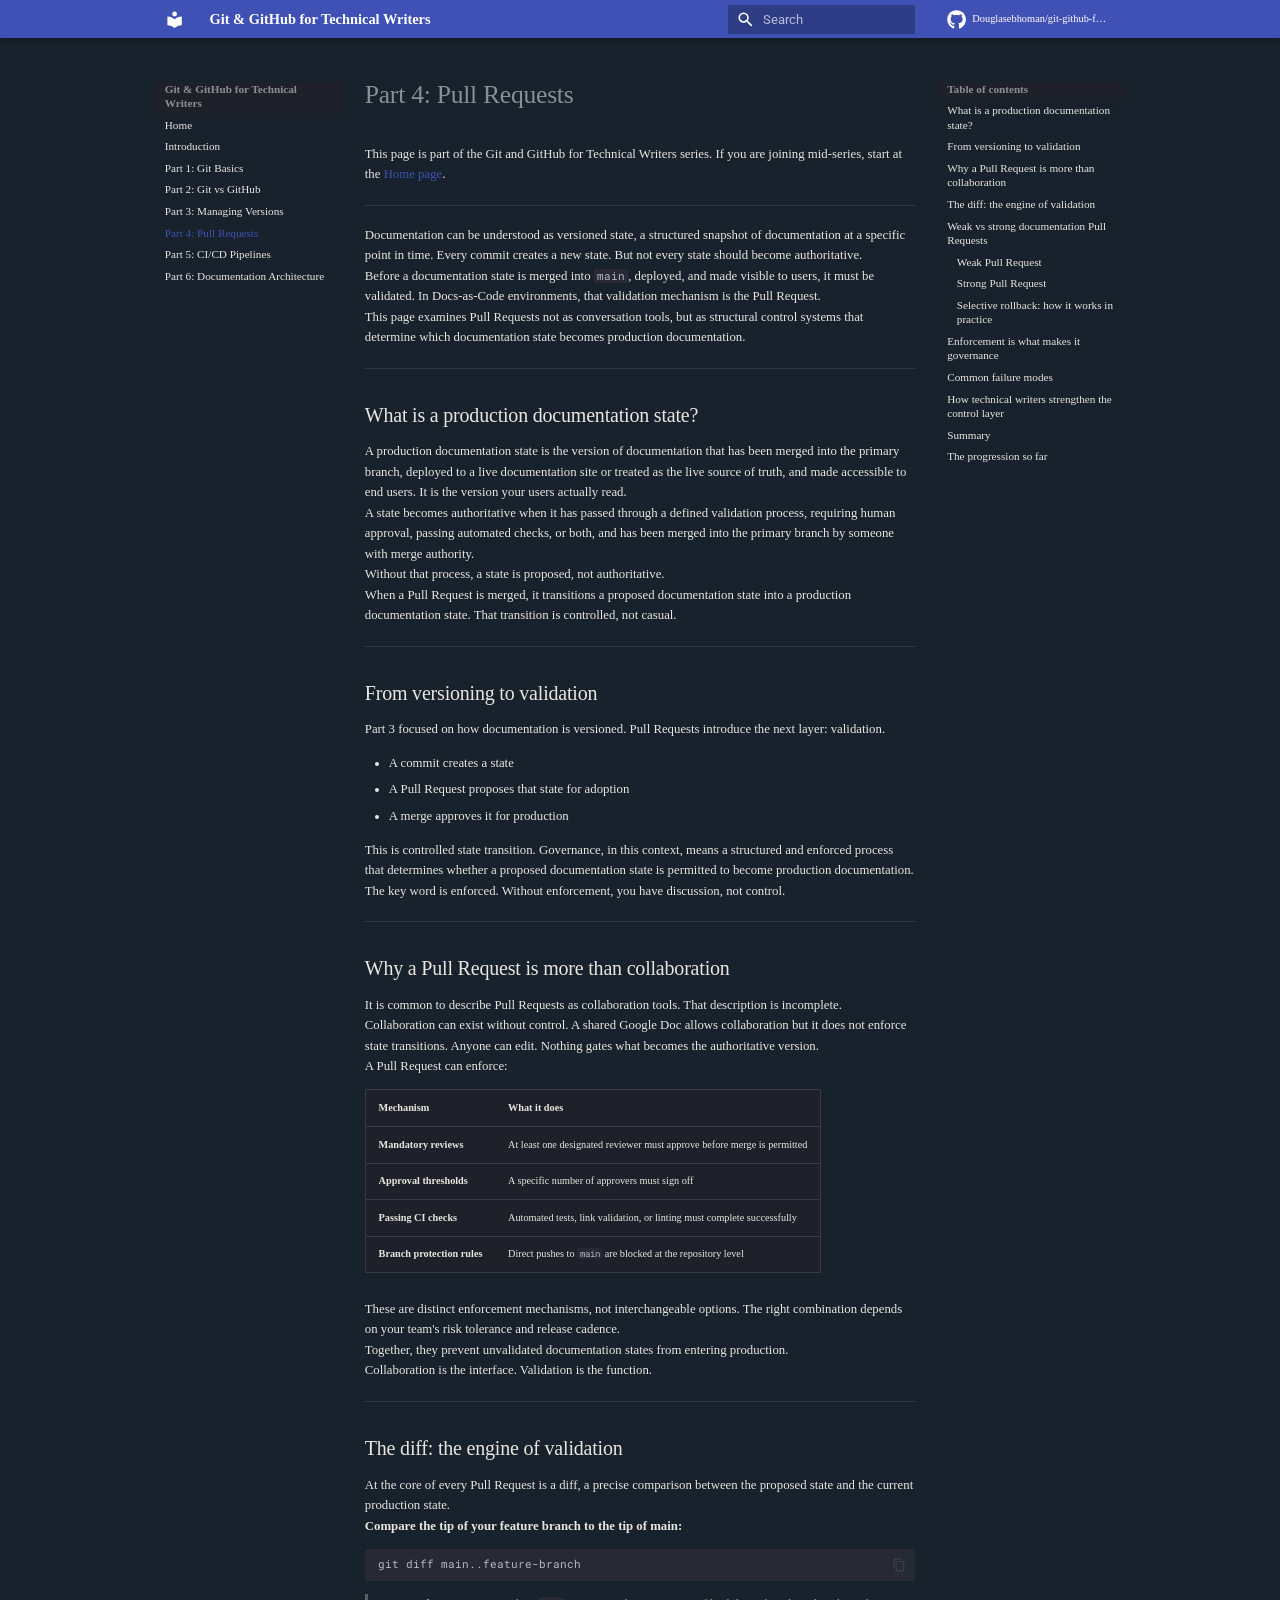
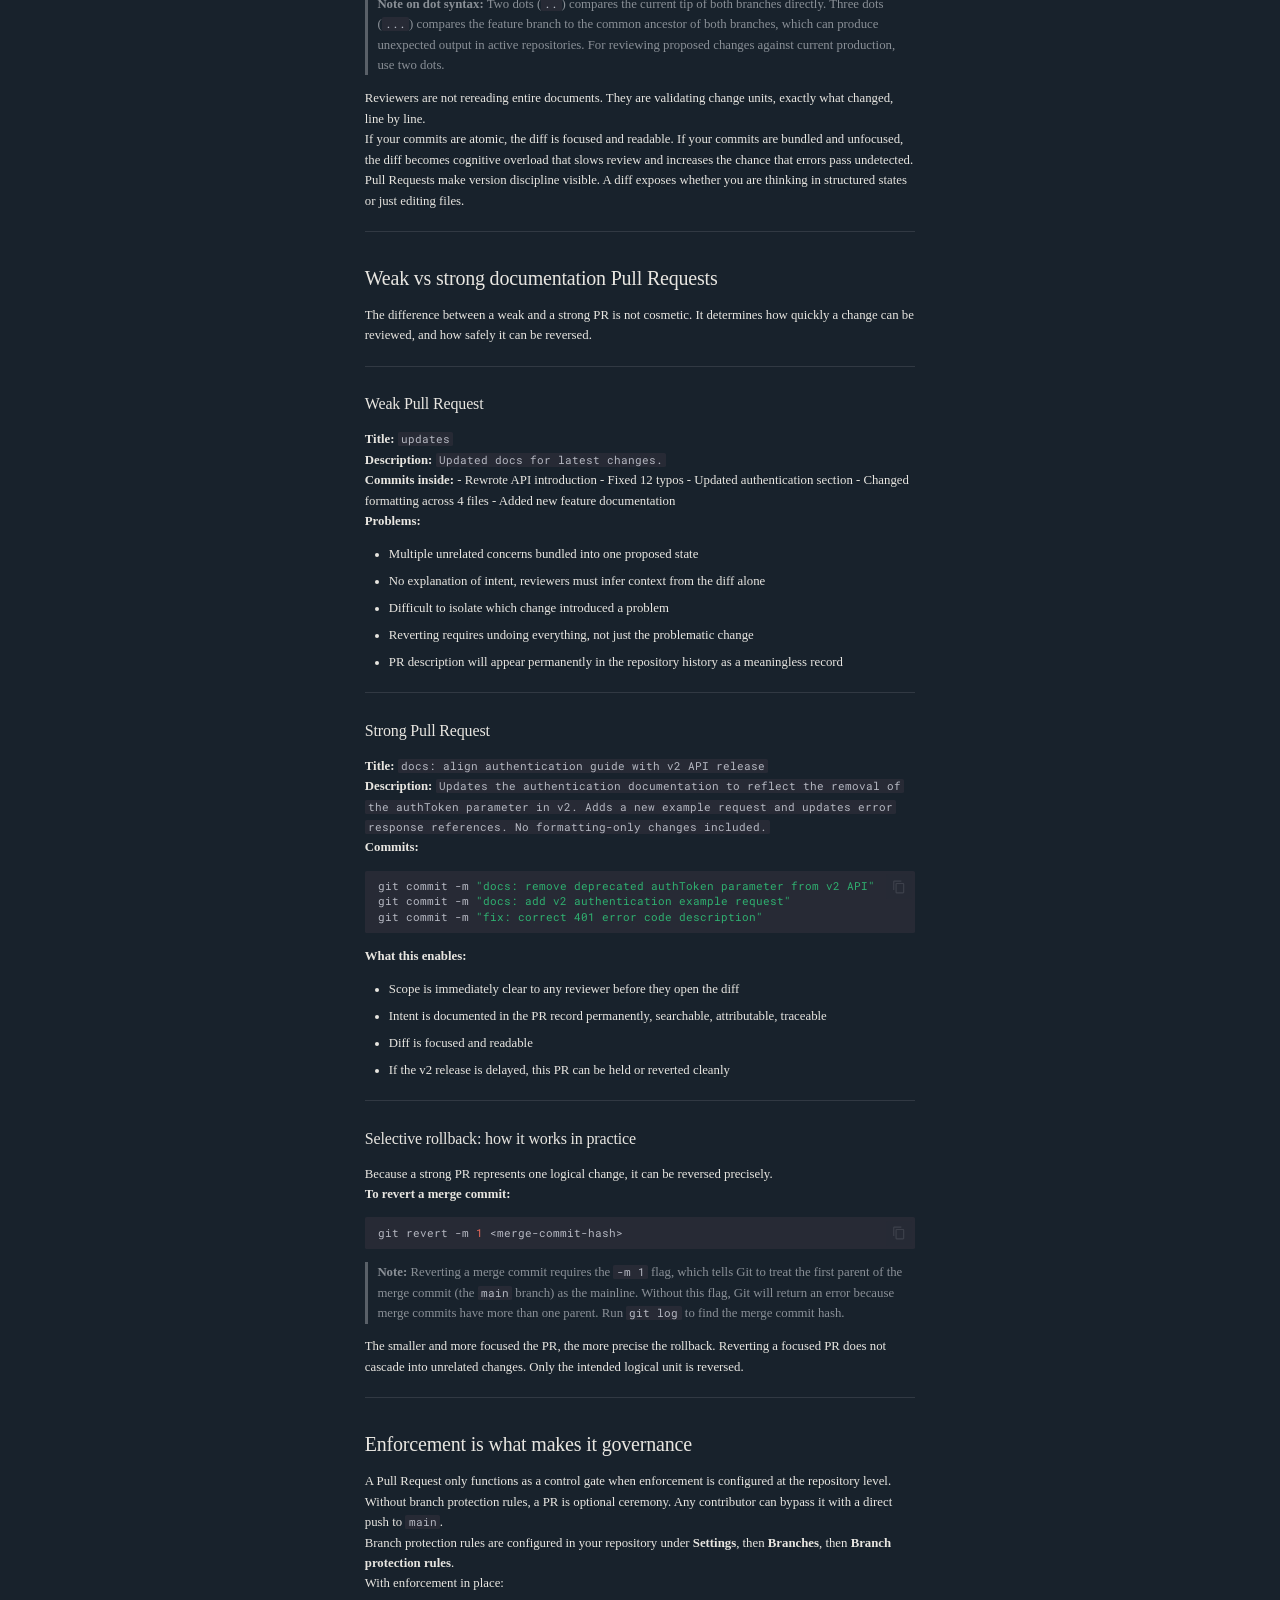
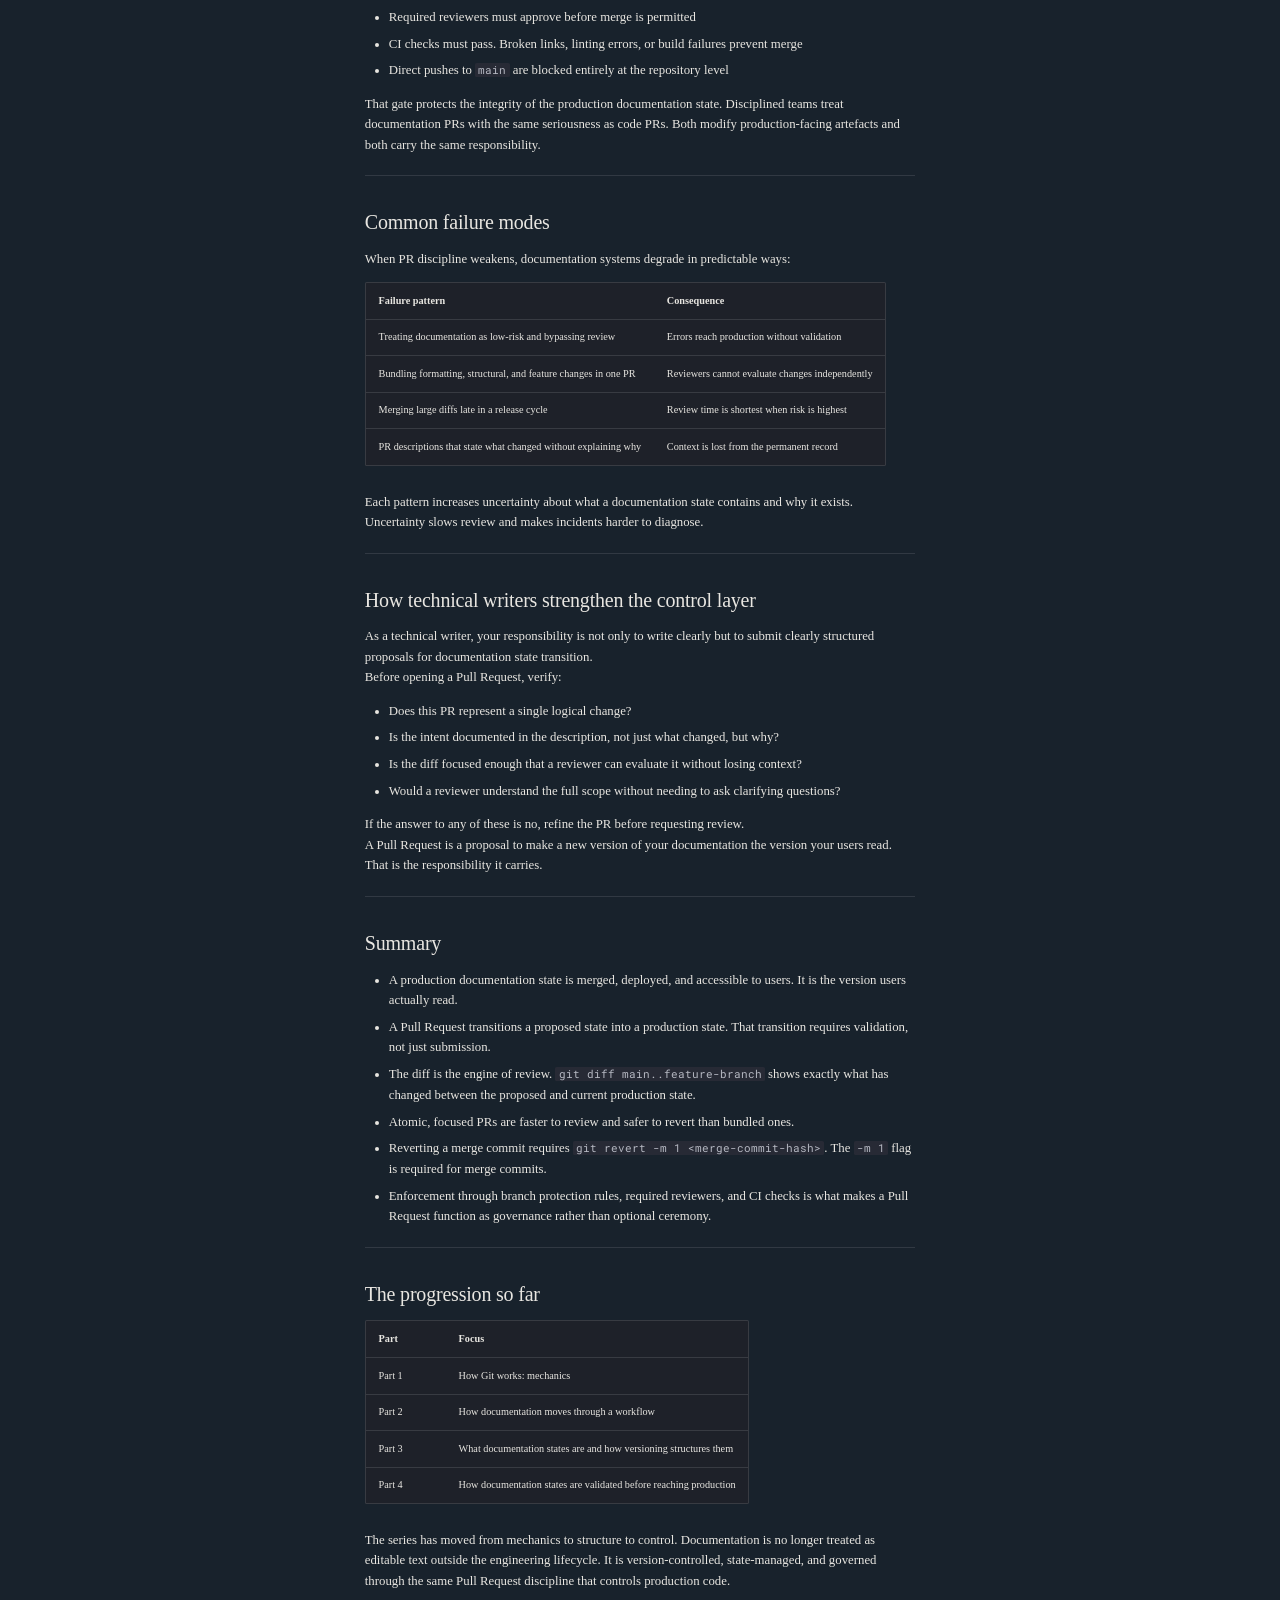
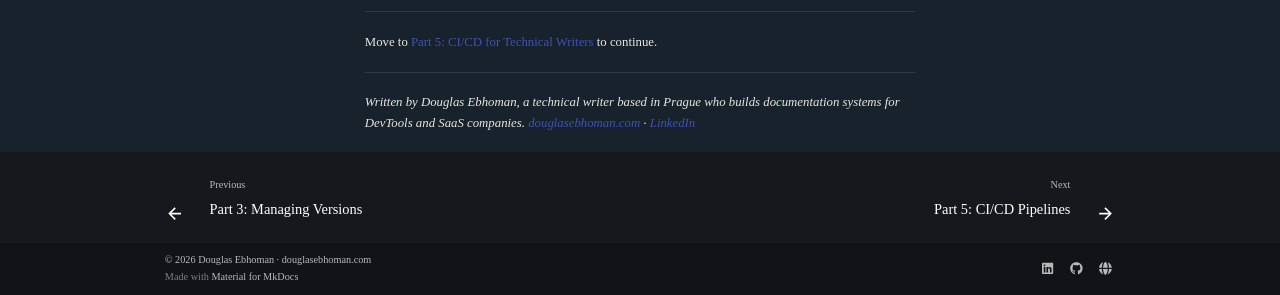
<file: part-4-pull-requests/index.html>
<!doctype html>
<html lang="en" class="no-js">
  <head>
    
      <meta charset="utf-8">
      <meta name="viewport" content="width=device-width,initial-scale=1">
      
        <meta name="description" content="A six-part Docs-as-Code series explaining Git and GitHub workflows for technical writers, written in plain language, without assuming a software development background.">
      
      
        <meta name="author" content="Douglas Ebhoman">
      
      
        <link rel="canonical" href="https://douglasebhoman.com/git-github-for-technical-writers-series/part-4-pull-requests/">
      
      
        <link rel="prev" href="../part-3-versioning/">
      
      
        <link rel="next" href="../part-5-cicd-pipelines/">
      
      
        
      
      
      <link rel="icon" href="../assets/images/favicon.png">
      <meta name="generator" content="mkdocs-1.6.1, mkdocs-material-9.7.6">
    
    
      
        <title>Part 4: Pull Requests - Git & GitHub for Technical Writers</title>
      
    
    
      <link rel="stylesheet" href="../assets/stylesheets/main.484c7ddc.min.css">
      
        
        <link rel="stylesheet" href="../assets/stylesheets/palette.ab4e12ef.min.css">
      
      


    
    
      
    
    
      
        
        
        <link rel="preconnect" href="https://fonts.gstatic.com" crossorigin>
        <link rel="stylesheet" href="https://fonts.googleapis.com/css?family=Roboto:300,300i,400,400i,700,700i%7CRoboto+Mono:400,400i,700,700i&display=fallback">
        <style>:root{--md-text-font:"Roboto";--md-code-font:"Roboto Mono"}</style>
      
    
    
      <link rel="stylesheet" href="../stylesheets/brand.css">
    
    <script>__md_scope=new URL("..",location),__md_hash=e=>[...e].reduce(((e,_)=>(e<<5)-e+_.charCodeAt(0)),0),__md_get=(e,_=localStorage,t=__md_scope)=>JSON.parse(_.getItem(t.pathname+"."+e)),__md_set=(e,_,t=localStorage,a=__md_scope)=>{try{t.setItem(a.pathname+"."+e,JSON.stringify(_))}catch(e){}}</script>
    
      

    
    
  </head>
  
  
    
    
    
    
    
    <body dir="ltr" data-md-color-scheme="slate" data-md-color-primary="custom" data-md-color-accent="custom">
  
    
    <input class="md-toggle" data-md-toggle="drawer" type="checkbox" id="__drawer" autocomplete="off">
    <input class="md-toggle" data-md-toggle="search" type="checkbox" id="__search" autocomplete="off">
    <label class="md-overlay" for="__drawer"></label>
    <div data-md-component="skip">
      
        
        <a href="#part-4-pull-requests" class="md-skip">
          Skip to content
        </a>
      
    </div>
    <div data-md-component="announce">
      
    </div>
    
    
      

  

<header class="md-header md-header--shadow" data-md-component="header">
  <nav class="md-header__inner md-grid" aria-label="Header">
    <a href=".." title="Git &amp; GitHub for Technical Writers" class="md-header__button md-logo" aria-label="Git & GitHub for Technical Writers" data-md-component="logo">
      
  
  <svg xmlns="http://www.w3.org/2000/svg" viewBox="0 0 24 24"><path d="M12 8a3 3 0 0 0 3-3 3 3 0 0 0-3-3 3 3 0 0 0-3 3 3 3 0 0 0 3 3m0 3.54C9.64 9.35 6.5 8 3 8v11c3.5 0 6.64 1.35 9 3.54 2.36-2.19 5.5-3.54 9-3.54V8c-3.5 0-6.64 1.35-9 3.54"/></svg>

    </a>
    <label class="md-header__button md-icon" for="__drawer">
      
      <svg xmlns="http://www.w3.org/2000/svg" viewBox="0 0 24 24"><path d="M3 6h18v2H3zm0 5h18v2H3zm0 5h18v2H3z"/></svg>
    </label>
    <div class="md-header__title" data-md-component="header-title">
      <div class="md-header__ellipsis">
        <div class="md-header__topic">
          <span class="md-ellipsis">
            Git & GitHub for Technical Writers
          </span>
        </div>
        <div class="md-header__topic" data-md-component="header-topic">
          <span class="md-ellipsis">
            
              Part 4: Pull Requests
            
          </span>
        </div>
      </div>
    </div>
    
      
    
    
    
    
      
      
        <label class="md-header__button md-icon" for="__search">
          
          <svg xmlns="http://www.w3.org/2000/svg" viewBox="0 0 24 24"><path d="M9.5 3A6.5 6.5 0 0 1 16 9.5c0 1.61-.59 3.09-1.56 4.23l.27.27h.79l5 5-1.5 1.5-5-5v-.79l-.27-.27A6.52 6.52 0 0 1 9.5 16 6.5 6.5 0 0 1 3 9.5 6.5 6.5 0 0 1 9.5 3m0 2C7 5 5 7 5 9.5S7 14 9.5 14 14 12 14 9.5 12 5 9.5 5"/></svg>
        </label>
        <div class="md-search" data-md-component="search" role="dialog">
  <label class="md-search__overlay" for="__search"></label>
  <div class="md-search__inner" role="search">
    <form class="md-search__form" name="search">
      <input type="text" class="md-search__input" name="query" aria-label="Search" placeholder="Search" autocapitalize="off" autocorrect="off" autocomplete="off" spellcheck="false" data-md-component="search-query" required>
      <label class="md-search__icon md-icon" for="__search">
        
        <svg xmlns="http://www.w3.org/2000/svg" viewBox="0 0 24 24"><path d="M9.5 3A6.5 6.5 0 0 1 16 9.5c0 1.61-.59 3.09-1.56 4.23l.27.27h.79l5 5-1.5 1.5-5-5v-.79l-.27-.27A6.52 6.52 0 0 1 9.5 16 6.5 6.5 0 0 1 3 9.5 6.5 6.5 0 0 1 9.5 3m0 2C7 5 5 7 5 9.5S7 14 9.5 14 14 12 14 9.5 12 5 9.5 5"/></svg>
        
        <svg xmlns="http://www.w3.org/2000/svg" viewBox="0 0 24 24"><path d="M20 11v2H8l5.5 5.5-1.42 1.42L4.16 12l7.92-7.92L13.5 5.5 8 11z"/></svg>
      </label>
      <nav class="md-search__options" aria-label="Search">
        
        <button type="reset" class="md-search__icon md-icon" title="Clear" aria-label="Clear" tabindex="-1">
          
          <svg xmlns="http://www.w3.org/2000/svg" viewBox="0 0 24 24"><path d="M19 6.41 17.59 5 12 10.59 6.41 5 5 6.41 10.59 12 5 17.59 6.41 19 12 13.41 17.59 19 19 17.59 13.41 12z"/></svg>
        </button>
      </nav>
      
        <div class="md-search__suggest" data-md-component="search-suggest"></div>
      
    </form>
    <div class="md-search__output">
      <div class="md-search__scrollwrap" tabindex="0" data-md-scrollfix>
        <div class="md-search-result" data-md-component="search-result">
          <div class="md-search-result__meta">
            Initializing search
          </div>
          <ol class="md-search-result__list" role="presentation"></ol>
        </div>
      </div>
    </div>
  </div>
</div>
      
    
    
      <div class="md-header__source">
        <a href="https://github.com/Douglasebhoman/git-github-for-technical-writers-series" title="Go to repository" class="md-source" data-md-component="source">
  <div class="md-source__icon md-icon">
    
    <svg xmlns="http://www.w3.org/2000/svg" viewBox="0 0 512 512"><!--! Font Awesome Free 7.1.0 by @fontawesome - https://fontawesome.com License - https://fontawesome.com/license/free (Icons: CC BY 4.0, Fonts: SIL OFL 1.1, Code: MIT License) Copyright 2025 Fonticons, Inc.--><path d="M173.9 397.4c0 2-2.3 3.6-5.2 3.6-3.3.3-5.6-1.3-5.6-3.6 0-2 2.3-3.6 5.2-3.6 3-.3 5.6 1.3 5.6 3.6m-31.1-4.5c-.7 2 1.3 4.3 4.3 4.9 2.6 1 5.6 0 6.2-2s-1.3-4.3-4.3-5.2c-2.6-.7-5.5.3-6.2 2.3m44.2-1.7c-2.9.7-4.9 2.6-4.6 4.9.3 2 2.9 3.3 5.9 2.6 2.9-.7 4.9-2.6 4.6-4.6-.3-1.9-3-3.2-5.9-2.9M252.8 8C114.1 8 8 113.3 8 252c0 110.9 69.8 205.8 169.5 239.2 12.8 2.3 17.3-5.6 17.3-12.1 0-6.2-.3-40.4-.3-61.4 0 0-70 15-84.7-29.8 0 0-11.4-29.1-27.8-36.6 0 0-22.9-15.7 1.6-15.4 0 0 24.9 2 38.6 25.8 21.9 38.6 58.6 27.5 72.9 20.9 2.3-16 8.8-27.1 16-33.7-55.9-6.2-112.3-14.3-112.3-110.5 0-27.5 7.6-41.3 23.6-58.9-2.6-6.5-11.1-33.3 2.6-67.9 20.9-6.5 69 27 69 27 20-5.6 41.5-8.5 62.8-8.5s42.8 2.9 62.8 8.5c0 0 48.1-33.6 69-27 13.7 34.7 5.2 61.4 2.6 67.9 16 17.7 25.8 31.5 25.8 58.9 0 96.5-58.9 104.2-114.8 110.5 9.2 7.9 17 22.9 17 46.4 0 33.7-.3 75.4-.3 83.6 0 6.5 4.6 14.4 17.3 12.1C436.2 457.8 504 362.9 504 252 504 113.3 391.5 8 252.8 8M105.2 352.9c-1.3 1-1 3.3.7 5.2 1.6 1.6 3.9 2.3 5.2 1 1.3-1 1-3.3-.7-5.2-1.6-1.6-3.9-2.3-5.2-1m-10.8-8.1c-.7 1.3.3 2.9 2.3 3.9 1.6 1 3.6.7 4.3-.7.7-1.3-.3-2.9-2.3-3.9-2-.6-3.6-.3-4.3.7m32.4 35.6c-1.6 1.3-1 4.3 1.3 6.2 2.3 2.3 5.2 2.6 6.5 1 1.3-1.3.7-4.3-1.3-6.2-2.2-2.3-5.2-2.6-6.5-1m-11.4-14.7c-1.6 1-1.6 3.6 0 5.9s4.3 3.3 5.6 2.3c1.6-1.3 1.6-3.9 0-6.2-1.4-2.3-4-3.3-5.6-2"/></svg>
  </div>
  <div class="md-source__repository">
    Douglasebhoman/git-github-for-technical-writers-series
  </div>
</a>
      </div>
    
  </nav>
  
</header>
    
    <div class="md-container" data-md-component="container">
      
      
        
          
        
      
      <main class="md-main" data-md-component="main">
        <div class="md-main__inner md-grid">
          
            
              
              <div class="md-sidebar md-sidebar--primary" data-md-component="sidebar" data-md-type="navigation" >
                <div class="md-sidebar__scrollwrap">
                  <div class="md-sidebar__inner">
                    



<nav class="md-nav md-nav--primary" aria-label="Navigation" data-md-level="0">
  <label class="md-nav__title" for="__drawer">
    <a href=".." title="Git &amp; GitHub for Technical Writers" class="md-nav__button md-logo" aria-label="Git & GitHub for Technical Writers" data-md-component="logo">
      
  
  <svg xmlns="http://www.w3.org/2000/svg" viewBox="0 0 24 24"><path d="M12 8a3 3 0 0 0 3-3 3 3 0 0 0-3-3 3 3 0 0 0-3 3 3 3 0 0 0 3 3m0 3.54C9.64 9.35 6.5 8 3 8v11c3.5 0 6.64 1.35 9 3.54 2.36-2.19 5.5-3.54 9-3.54V8c-3.5 0-6.64 1.35-9 3.54"/></svg>

    </a>
    Git & GitHub for Technical Writers
  </label>
  
    <div class="md-nav__source">
      <a href="https://github.com/Douglasebhoman/git-github-for-technical-writers-series" title="Go to repository" class="md-source" data-md-component="source">
  <div class="md-source__icon md-icon">
    
    <svg xmlns="http://www.w3.org/2000/svg" viewBox="0 0 512 512"><!--! Font Awesome Free 7.1.0 by @fontawesome - https://fontawesome.com License - https://fontawesome.com/license/free (Icons: CC BY 4.0, Fonts: SIL OFL 1.1, Code: MIT License) Copyright 2025 Fonticons, Inc.--><path d="M173.9 397.4c0 2-2.3 3.6-5.2 3.6-3.3.3-5.6-1.3-5.6-3.6 0-2 2.3-3.6 5.2-3.6 3-.3 5.6 1.3 5.6 3.6m-31.1-4.5c-.7 2 1.3 4.3 4.3 4.9 2.6 1 5.6 0 6.2-2s-1.3-4.3-4.3-5.2c-2.6-.7-5.5.3-6.2 2.3m44.2-1.7c-2.9.7-4.9 2.6-4.6 4.9.3 2 2.9 3.3 5.9 2.6 2.9-.7 4.9-2.6 4.6-4.6-.3-1.9-3-3.2-5.9-2.9M252.8 8C114.1 8 8 113.3 8 252c0 110.9 69.8 205.8 169.5 239.2 12.8 2.3 17.3-5.6 17.3-12.1 0-6.2-.3-40.4-.3-61.4 0 0-70 15-84.7-29.8 0 0-11.4-29.1-27.8-36.6 0 0-22.9-15.7 1.6-15.4 0 0 24.9 2 38.6 25.8 21.9 38.6 58.6 27.5 72.9 20.9 2.3-16 8.8-27.1 16-33.7-55.9-6.2-112.3-14.3-112.3-110.5 0-27.5 7.6-41.3 23.6-58.9-2.6-6.5-11.1-33.3 2.6-67.9 20.9-6.5 69 27 69 27 20-5.6 41.5-8.5 62.8-8.5s42.8 2.9 62.8 8.5c0 0 48.1-33.6 69-27 13.7 34.7 5.2 61.4 2.6 67.9 16 17.7 25.8 31.5 25.8 58.9 0 96.5-58.9 104.2-114.8 110.5 9.2 7.9 17 22.9 17 46.4 0 33.7-.3 75.4-.3 83.6 0 6.5 4.6 14.4 17.3 12.1C436.2 457.8 504 362.9 504 252 504 113.3 391.5 8 252.8 8M105.2 352.9c-1.3 1-1 3.3.7 5.2 1.6 1.6 3.9 2.3 5.2 1 1.3-1 1-3.3-.7-5.2-1.6-1.6-3.9-2.3-5.2-1m-10.8-8.1c-.7 1.3.3 2.9 2.3 3.9 1.6 1 3.6.7 4.3-.7.7-1.3-.3-2.9-2.3-3.9-2-.6-3.6-.3-4.3.7m32.4 35.6c-1.6 1.3-1 4.3 1.3 6.2 2.3 2.3 5.2 2.6 6.5 1 1.3-1.3.7-4.3-1.3-6.2-2.2-2.3-5.2-2.6-6.5-1m-11.4-14.7c-1.6 1-1.6 3.6 0 5.9s4.3 3.3 5.6 2.3c1.6-1.3 1.6-3.9 0-6.2-1.4-2.3-4-3.3-5.6-2"/></svg>
  </div>
  <div class="md-source__repository">
    Douglasebhoman/git-github-for-technical-writers-series
  </div>
</a>
    </div>
  
  <ul class="md-nav__list" data-md-scrollfix>
    
      
      
  
  
  
  
    <li class="md-nav__item">
      <a href=".." class="md-nav__link">
        
  
  
  <span class="md-ellipsis">
    
  
    Home
  

    
  </span>
  
  

      </a>
    </li>
  

    
      
      
  
  
  
  
    <li class="md-nav__item">
      <a href="../introduction/" class="md-nav__link">
        
  
  
  <span class="md-ellipsis">
    
  
    Introduction
  

    
  </span>
  
  

      </a>
    </li>
  

    
      
      
  
  
  
  
    <li class="md-nav__item">
      <a href="../part-1-git-basics/" class="md-nav__link">
        
  
  
  <span class="md-ellipsis">
    
  
    Part 1: Git Basics
  

    
  </span>
  
  

      </a>
    </li>
  

    
      
      
  
  
  
  
    <li class="md-nav__item">
      <a href="../part-2-git-vs-github/" class="md-nav__link">
        
  
  
  <span class="md-ellipsis">
    
  
    Part 2: Git vs GitHub
  

    
  </span>
  
  

      </a>
    </li>
  

    
      
      
  
  
  
  
    <li class="md-nav__item">
      <a href="../part-3-versioning/" class="md-nav__link">
        
  
  
  <span class="md-ellipsis">
    
  
    Part 3: Managing Versions
  

    
  </span>
  
  

      </a>
    </li>
  

    
      
      
  
  
    
  
  
  
    <li class="md-nav__item md-nav__item--active">
      
      <input class="md-nav__toggle md-toggle" type="checkbox" id="__toc">
      
      
        
      
      
        <label class="md-nav__link md-nav__link--active" for="__toc">
          
  
  
  <span class="md-ellipsis">
    
  
    Part 4: Pull Requests
  

    
  </span>
  
  

          <span class="md-nav__icon md-icon"></span>
        </label>
      
      <a href="./" class="md-nav__link md-nav__link--active">
        
  
  
  <span class="md-ellipsis">
    
  
    Part 4: Pull Requests
  

    
  </span>
  
  

      </a>
      
        

<nav class="md-nav md-nav--secondary" aria-label="Table of contents">
  
  
  
    
  
  
    <label class="md-nav__title" for="__toc">
      <span class="md-nav__icon md-icon"></span>
      Table of contents
    </label>
    <ul class="md-nav__list" data-md-component="toc" data-md-scrollfix>
      
        <li class="md-nav__item">
  <a href="#what-is-a-production-documentation-state" class="md-nav__link">
    <span class="md-ellipsis">
      
        What is a production documentation state?
      
    </span>
  </a>
  
</li>
      
        <li class="md-nav__item">
  <a href="#from-versioning-to-validation" class="md-nav__link">
    <span class="md-ellipsis">
      
        From versioning to validation
      
    </span>
  </a>
  
</li>
      
        <li class="md-nav__item">
  <a href="#why-a-pull-request-is-more-than-collaboration" class="md-nav__link">
    <span class="md-ellipsis">
      
        Why a Pull Request is more than collaboration
      
    </span>
  </a>
  
</li>
      
        <li class="md-nav__item">
  <a href="#the-diff-the-engine-of-validation" class="md-nav__link">
    <span class="md-ellipsis">
      
        The diff: the engine of validation
      
    </span>
  </a>
  
</li>
      
        <li class="md-nav__item">
  <a href="#weak-vs-strong-documentation-pull-requests" class="md-nav__link">
    <span class="md-ellipsis">
      
        Weak vs strong documentation Pull Requests
      
    </span>
  </a>
  
    <nav class="md-nav" aria-label="Weak vs strong documentation Pull Requests">
      <ul class="md-nav__list">
        
          <li class="md-nav__item">
  <a href="#weak-pull-request" class="md-nav__link">
    <span class="md-ellipsis">
      
        Weak Pull Request
      
    </span>
  </a>
  
</li>
        
          <li class="md-nav__item">
  <a href="#strong-pull-request" class="md-nav__link">
    <span class="md-ellipsis">
      
        Strong Pull Request
      
    </span>
  </a>
  
</li>
        
          <li class="md-nav__item">
  <a href="#selective-rollback-how-it-works-in-practice" class="md-nav__link">
    <span class="md-ellipsis">
      
        Selective rollback: how it works in practice
      
    </span>
  </a>
  
</li>
        
      </ul>
    </nav>
  
</li>
      
        <li class="md-nav__item">
  <a href="#enforcement-is-what-makes-it-governance" class="md-nav__link">
    <span class="md-ellipsis">
      
        Enforcement is what makes it governance
      
    </span>
  </a>
  
</li>
      
        <li class="md-nav__item">
  <a href="#common-failure-modes" class="md-nav__link">
    <span class="md-ellipsis">
      
        Common failure modes
      
    </span>
  </a>
  
</li>
      
        <li class="md-nav__item">
  <a href="#how-technical-writers-strengthen-the-control-layer" class="md-nav__link">
    <span class="md-ellipsis">
      
        How technical writers strengthen the control layer
      
    </span>
  </a>
  
</li>
      
        <li class="md-nav__item">
  <a href="#summary" class="md-nav__link">
    <span class="md-ellipsis">
      
        Summary
      
    </span>
  </a>
  
</li>
      
        <li class="md-nav__item">
  <a href="#the-progression-so-far" class="md-nav__link">
    <span class="md-ellipsis">
      
        The progression so far
      
    </span>
  </a>
  
</li>
      
    </ul>
  
</nav>
      
    </li>
  

    
      
      
  
  
  
  
    <li class="md-nav__item">
      <a href="../part-5-cicd-pipelines/" class="md-nav__link">
        
  
  
  <span class="md-ellipsis">
    
  
    Part 5: CI/CD Pipelines
  

    
  </span>
  
  

      </a>
    </li>
  

    
      
      
  
  
  
  
    <li class="md-nav__item">
      <a href="../part-6-repo-architecture/" class="md-nav__link">
        
  
  
  <span class="md-ellipsis">
    
  
    Part 6: Documentation Architecture
  

    
  </span>
  
  

      </a>
    </li>
  

    
  </ul>
</nav>
                  </div>
                </div>
              </div>
            
            
              
              <div class="md-sidebar md-sidebar--secondary" data-md-component="sidebar" data-md-type="toc" >
                <div class="md-sidebar__scrollwrap">
                  <div class="md-sidebar__inner">
                    

<nav class="md-nav md-nav--secondary" aria-label="Table of contents">
  
  
  
    
  
  
    <label class="md-nav__title" for="__toc">
      <span class="md-nav__icon md-icon"></span>
      Table of contents
    </label>
    <ul class="md-nav__list" data-md-component="toc" data-md-scrollfix>
      
        <li class="md-nav__item">
  <a href="#what-is-a-production-documentation-state" class="md-nav__link">
    <span class="md-ellipsis">
      
        What is a production documentation state?
      
    </span>
  </a>
  
</li>
      
        <li class="md-nav__item">
  <a href="#from-versioning-to-validation" class="md-nav__link">
    <span class="md-ellipsis">
      
        From versioning to validation
      
    </span>
  </a>
  
</li>
      
        <li class="md-nav__item">
  <a href="#why-a-pull-request-is-more-than-collaboration" class="md-nav__link">
    <span class="md-ellipsis">
      
        Why a Pull Request is more than collaboration
      
    </span>
  </a>
  
</li>
      
        <li class="md-nav__item">
  <a href="#the-diff-the-engine-of-validation" class="md-nav__link">
    <span class="md-ellipsis">
      
        The diff: the engine of validation
      
    </span>
  </a>
  
</li>
      
        <li class="md-nav__item">
  <a href="#weak-vs-strong-documentation-pull-requests" class="md-nav__link">
    <span class="md-ellipsis">
      
        Weak vs strong documentation Pull Requests
      
    </span>
  </a>
  
    <nav class="md-nav" aria-label="Weak vs strong documentation Pull Requests">
      <ul class="md-nav__list">
        
          <li class="md-nav__item">
  <a href="#weak-pull-request" class="md-nav__link">
    <span class="md-ellipsis">
      
        Weak Pull Request
      
    </span>
  </a>
  
</li>
        
          <li class="md-nav__item">
  <a href="#strong-pull-request" class="md-nav__link">
    <span class="md-ellipsis">
      
        Strong Pull Request
      
    </span>
  </a>
  
</li>
        
          <li class="md-nav__item">
  <a href="#selective-rollback-how-it-works-in-practice" class="md-nav__link">
    <span class="md-ellipsis">
      
        Selective rollback: how it works in practice
      
    </span>
  </a>
  
</li>
        
      </ul>
    </nav>
  
</li>
      
        <li class="md-nav__item">
  <a href="#enforcement-is-what-makes-it-governance" class="md-nav__link">
    <span class="md-ellipsis">
      
        Enforcement is what makes it governance
      
    </span>
  </a>
  
</li>
      
        <li class="md-nav__item">
  <a href="#common-failure-modes" class="md-nav__link">
    <span class="md-ellipsis">
      
        Common failure modes
      
    </span>
  </a>
  
</li>
      
        <li class="md-nav__item">
  <a href="#how-technical-writers-strengthen-the-control-layer" class="md-nav__link">
    <span class="md-ellipsis">
      
        How technical writers strengthen the control layer
      
    </span>
  </a>
  
</li>
      
        <li class="md-nav__item">
  <a href="#summary" class="md-nav__link">
    <span class="md-ellipsis">
      
        Summary
      
    </span>
  </a>
  
</li>
      
        <li class="md-nav__item">
  <a href="#the-progression-so-far" class="md-nav__link">
    <span class="md-ellipsis">
      
        The progression so far
      
    </span>
  </a>
  
</li>
      
    </ul>
  
</nav>
                  </div>
                </div>
              </div>
            
          
          
            <div class="md-content" data-md-component="content">
              
              <article class="md-content__inner md-typeset">
                
                  


  
  


<h1 id="part-4-pull-requests">Part 4: Pull Requests<a class="headerlink" href="#part-4-pull-requests" title="Permanent link">&para;</a></h1>
<p>This page is part of the Git and GitHub for Technical Writers series. If you are joining mid-series, start at the <a href="../">Home page</a>.</p>
<hr />
<p>Documentation can be understood as versioned state, a structured snapshot of documentation at a specific point in time. Every commit creates a new state. But not every state should become authoritative.</p>
<p>Before a documentation state is merged into <code>main</code>, deployed, and made visible to users, it must be validated. In Docs-as-Code environments, that validation mechanism is the Pull Request.</p>
<p>This page examines Pull Requests not as conversation tools, but as structural control systems that determine which documentation state becomes production documentation.</p>
<hr />
<h2 id="what-is-a-production-documentation-state">What is a production documentation state?<a class="headerlink" href="#what-is-a-production-documentation-state" title="Permanent link">&para;</a></h2>
<p>A production documentation state is the version of documentation that has been merged into the primary branch, deployed to a live documentation site or treated as the live source of truth, and made accessible to end users. It is the version your users actually read.</p>
<p>A state becomes authoritative when it has passed through a defined validation process, requiring human approval, passing automated checks, or both, and has been merged into the primary branch by someone with merge authority.</p>
<p>Without that process, a state is proposed, not authoritative.</p>
<p>When a Pull Request is merged, it transitions a proposed documentation state into a production documentation state. That transition is controlled, not casual.</p>
<hr />
<h2 id="from-versioning-to-validation">From versioning to validation<a class="headerlink" href="#from-versioning-to-validation" title="Permanent link">&para;</a></h2>
<p>Part 3 focused on how documentation is versioned. Pull Requests introduce the next layer: validation.</p>
<ul>
<li>A commit creates a state</li>
<li>A Pull Request proposes that state for adoption</li>
<li>A merge approves it for production</li>
</ul>
<p>This is controlled state transition. Governance, in this context, means a structured and enforced process that determines whether a proposed documentation state is permitted to become production documentation. The key word is enforced. Without enforcement, you have discussion, not control.</p>
<hr />
<h2 id="why-a-pull-request-is-more-than-collaboration">Why a Pull Request is more than collaboration<a class="headerlink" href="#why-a-pull-request-is-more-than-collaboration" title="Permanent link">&para;</a></h2>
<p>It is common to describe Pull Requests as collaboration tools. That description is incomplete.</p>
<p>Collaboration can exist without control. A shared Google Doc allows collaboration but it does not enforce state transitions. Anyone can edit. Nothing gates what becomes the authoritative version.</p>
<p>A Pull Request can enforce:</p>
<table>
<thead>
<tr>
<th>Mechanism</th>
<th>What it does</th>
</tr>
</thead>
<tbody>
<tr>
<td><strong>Mandatory reviews</strong></td>
<td>At least one designated reviewer must approve before merge is permitted</td>
</tr>
<tr>
<td><strong>Approval thresholds</strong></td>
<td>A specific number of approvers must sign off</td>
</tr>
<tr>
<td><strong>Passing CI checks</strong></td>
<td>Automated tests, link validation, or linting must complete successfully</td>
</tr>
<tr>
<td><strong>Branch protection rules</strong></td>
<td>Direct pushes to <code>main</code> are blocked at the repository level</td>
</tr>
</tbody>
</table>
<p>These are distinct enforcement mechanisms, not interchangeable options. The right combination depends on your team's risk tolerance and release cadence.</p>
<p>Together, they prevent unvalidated documentation states from entering production.</p>
<p>Collaboration is the interface. Validation is the function.</p>
<hr />
<h2 id="the-diff-the-engine-of-validation">The diff: the engine of validation<a class="headerlink" href="#the-diff-the-engine-of-validation" title="Permanent link">&para;</a></h2>
<p>At the core of every Pull Request is a diff, a precise comparison between the proposed state and the current production state.</p>
<p><strong>Compare the tip of your feature branch to the tip of main:</strong></p>
<div class="highlight"><pre><span></span><code><a id="__codelineno-0-1" name="__codelineno-0-1" href="#__codelineno-0-1"></a>git<span class="w"> </span>diff<span class="w"> </span>main..feature-branch
</code></pre></div>
<blockquote>
<p><strong>Note on dot syntax:</strong> Two dots (<code>..</code>) compares the current tip of both branches directly. Three dots (<code>...</code>) compares the feature branch to the common ancestor of both branches, which can produce unexpected output in active repositories. For reviewing proposed changes against current production, use two dots.</p>
</blockquote>
<p>Reviewers are not rereading entire documents. They are validating change units, exactly what changed, line by line.</p>
<p>If your commits are atomic, the diff is focused and readable. If your commits are bundled and unfocused, the diff becomes cognitive overload that slows review and increases the chance that errors pass undetected.</p>
<p>Pull Requests make version discipline visible. A diff exposes whether you are thinking in structured states or just editing files.</p>
<hr />
<h2 id="weak-vs-strong-documentation-pull-requests">Weak vs strong documentation Pull Requests<a class="headerlink" href="#weak-vs-strong-documentation-pull-requests" title="Permanent link">&para;</a></h2>
<p>The difference between a weak and a strong PR is not cosmetic. It determines how quickly a change can be reviewed, and how safely it can be reversed.</p>
<hr />
<h3 id="weak-pull-request">Weak Pull Request<a class="headerlink" href="#weak-pull-request" title="Permanent link">&para;</a></h3>
<p><strong>Title:</strong> <code>updates</code></p>
<p><strong>Description:</strong> <code>Updated docs for latest changes.</code></p>
<p><strong>Commits inside:</strong>
- Rewrote API introduction
- Fixed 12 typos
- Updated authentication section
- Changed formatting across 4 files
- Added new feature documentation</p>
<p><strong>Problems:</strong></p>
<ul>
<li>Multiple unrelated concerns bundled into one proposed state</li>
<li>No explanation of intent, reviewers must infer context from the diff alone</li>
<li>Difficult to isolate which change introduced a problem</li>
<li>Reverting requires undoing everything, not just the problematic change</li>
<li>PR description will appear permanently in the repository history as a meaningless record</li>
</ul>
<hr />
<h3 id="strong-pull-request">Strong Pull Request<a class="headerlink" href="#strong-pull-request" title="Permanent link">&para;</a></h3>
<p><strong>Title:</strong> <code>docs: align authentication guide with v2 API release</code></p>
<p><strong>Description:</strong> <code>Updates the authentication documentation to reflect the removal of the authToken parameter in v2. Adds a new example request and updates error response references. No formatting-only changes included.</code></p>
<p><strong>Commits:</strong></p>
<div class="highlight"><pre><span></span><code><a id="__codelineno-1-1" name="__codelineno-1-1" href="#__codelineno-1-1"></a>git<span class="w"> </span>commit<span class="w"> </span>-m<span class="w"> </span><span class="s2">&quot;docs: remove deprecated authToken parameter from v2 API&quot;</span>
<a id="__codelineno-1-2" name="__codelineno-1-2" href="#__codelineno-1-2"></a>git<span class="w"> </span>commit<span class="w"> </span>-m<span class="w"> </span><span class="s2">&quot;docs: add v2 authentication example request&quot;</span>
<a id="__codelineno-1-3" name="__codelineno-1-3" href="#__codelineno-1-3"></a>git<span class="w"> </span>commit<span class="w"> </span>-m<span class="w"> </span><span class="s2">&quot;fix: correct 401 error code description&quot;</span>
</code></pre></div>
<p><strong>What this enables:</strong></p>
<ul>
<li>Scope is immediately clear to any reviewer before they open the diff</li>
<li>Intent is documented in the PR record permanently, searchable, attributable, traceable</li>
<li>Diff is focused and readable</li>
<li>If the v2 release is delayed, this PR can be held or reverted cleanly</li>
</ul>
<hr />
<h3 id="selective-rollback-how-it-works-in-practice">Selective rollback: how it works in practice<a class="headerlink" href="#selective-rollback-how-it-works-in-practice" title="Permanent link">&para;</a></h3>
<p>Because a strong PR represents one logical change, it can be reversed precisely.</p>
<p><strong>To revert a merge commit:</strong></p>
<div class="highlight"><pre><span></span><code><a id="__codelineno-2-1" name="__codelineno-2-1" href="#__codelineno-2-1"></a>git<span class="w"> </span>revert<span class="w"> </span>-m<span class="w"> </span><span class="m">1</span><span class="w"> </span>&lt;merge-commit-hash&gt;
</code></pre></div>
<blockquote>
<p><strong>Note:</strong> Reverting a merge commit requires the <code>-m 1</code> flag, which tells Git to treat the first parent of the merge commit (the <code>main</code> branch) as the mainline. Without this flag, Git will return an error because merge commits have more than one parent. Run <code>git log</code> to find the merge commit hash.</p>
</blockquote>
<p>The smaller and more focused the PR, the more precise the rollback. Reverting a focused PR does not cascade into unrelated changes. Only the intended logical unit is reversed.</p>
<hr />
<h2 id="enforcement-is-what-makes-it-governance">Enforcement is what makes it governance<a class="headerlink" href="#enforcement-is-what-makes-it-governance" title="Permanent link">&para;</a></h2>
<p>A Pull Request only functions as a control gate when enforcement is configured at the repository level.</p>
<p>Without branch protection rules, a PR is optional ceremony. Any contributor can bypass it with a direct push to <code>main</code>.</p>
<p>Branch protection rules are configured in your repository under <strong>Settings</strong>, then <strong>Branches</strong>, then <strong>Branch protection rules</strong>.</p>
<p>With enforcement in place:</p>
<ul>
<li>Required reviewers must approve before merge is permitted</li>
<li>CI checks must pass. Broken links, linting errors, or build failures prevent merge</li>
<li>Direct pushes to <code>main</code> are blocked entirely at the repository level</li>
</ul>
<p>That gate protects the integrity of the production documentation state. Disciplined teams treat documentation PRs with the same seriousness as code PRs. Both modify production-facing artefacts and both carry the same responsibility.</p>
<hr />
<h2 id="common-failure-modes">Common failure modes<a class="headerlink" href="#common-failure-modes" title="Permanent link">&para;</a></h2>
<p>When PR discipline weakens, documentation systems degrade in predictable ways:</p>
<table>
<thead>
<tr>
<th>Failure pattern</th>
<th>Consequence</th>
</tr>
</thead>
<tbody>
<tr>
<td>Treating documentation as low-risk and bypassing review</td>
<td>Errors reach production without validation</td>
</tr>
<tr>
<td>Bundling formatting, structural, and feature changes in one PR</td>
<td>Reviewers cannot evaluate changes independently</td>
</tr>
<tr>
<td>Merging large diffs late in a release cycle</td>
<td>Review time is shortest when risk is highest</td>
</tr>
<tr>
<td>PR descriptions that state what changed without explaining why</td>
<td>Context is lost from the permanent record</td>
</tr>
</tbody>
</table>
<p>Each pattern increases uncertainty about what a documentation state contains and why it exists. Uncertainty slows review and makes incidents harder to diagnose.</p>
<hr />
<h2 id="how-technical-writers-strengthen-the-control-layer">How technical writers strengthen the control layer<a class="headerlink" href="#how-technical-writers-strengthen-the-control-layer" title="Permanent link">&para;</a></h2>
<p>As a technical writer, your responsibility is not only to write clearly but to submit clearly structured proposals for documentation state transition.</p>
<p>Before opening a Pull Request, verify:</p>
<ul>
<li>Does this PR represent a single logical change?</li>
<li>Is the intent documented in the description, not just what changed, but why?</li>
<li>Is the diff focused enough that a reviewer can evaluate it without losing context?</li>
<li>Would a reviewer understand the full scope without needing to ask clarifying questions?</li>
</ul>
<p>If the answer to any of these is no, refine the PR before requesting review.</p>
<p>A Pull Request is a proposal to make a new version of your documentation the version your users read. That is the responsibility it carries.</p>
<hr />
<h2 id="summary">Summary<a class="headerlink" href="#summary" title="Permanent link">&para;</a></h2>
<ul>
<li>A production documentation state is merged, deployed, and accessible to users. It is the version users actually read.</li>
<li>A Pull Request transitions a proposed state into a production state. That transition requires validation, not just submission.</li>
<li>The diff is the engine of review. <code>git diff main..feature-branch</code> shows exactly what has changed between the proposed and current production state.</li>
<li>Atomic, focused PRs are faster to review and safer to revert than bundled ones.</li>
<li>Reverting a merge commit requires <code>git revert -m 1 &lt;merge-commit-hash&gt;</code>. The <code>-m 1</code> flag is required for merge commits.</li>
<li>Enforcement through branch protection rules, required reviewers, and CI checks is what makes a Pull Request function as governance rather than optional ceremony.</li>
</ul>
<hr />
<h2 id="the-progression-so-far">The progression so far<a class="headerlink" href="#the-progression-so-far" title="Permanent link">&para;</a></h2>
<table>
<thead>
<tr>
<th>Part</th>
<th>Focus</th>
</tr>
</thead>
<tbody>
<tr>
<td>Part 1</td>
<td>How Git works: mechanics</td>
</tr>
<tr>
<td>Part 2</td>
<td>How documentation moves through a workflow</td>
</tr>
<tr>
<td>Part 3</td>
<td>What documentation states are and how versioning structures them</td>
</tr>
<tr>
<td>Part 4</td>
<td>How documentation states are validated before reaching production</td>
</tr>
</tbody>
</table>
<p>The series has moved from mechanics to structure to control. Documentation is no longer treated as editable text outside the engineering lifecycle. It is version-controlled, state-managed, and governed through the same Pull Request discipline that controls production code.</p>
<hr />
<p>Move to <a href="../part-5-cicd-pipelines/">Part 5: CI/CD for Technical Writers</a> to continue.</p>
<hr />
<p><em>Written by Douglas Ebhoman, a technical writer based in Prague who builds documentation systems for DevTools and SaaS companies.</em>
<em><a href="https://douglasebhoman.com">douglasebhoman.com</a> · <a href="https://linkedin.com/in/douglas-ebhoman-757329289">LinkedIn</a></em></p>












                
              </article>
            </div>
          
          
<script>var target=document.getElementById(location.hash.slice(1));target&&target.name&&(target.checked=target.name.startsWith("__tabbed_"))</script>
        </div>
        
          <button type="button" class="md-top md-icon" data-md-component="top" hidden>
  
  <svg xmlns="http://www.w3.org/2000/svg" viewBox="0 0 24 24"><path d="M13 20h-2V8l-5.5 5.5-1.42-1.42L12 4.16l7.92 7.92-1.42 1.42L13 8z"/></svg>
  Back to top
</button>
        
      </main>
      
        <footer class="md-footer">
  
    
      
      <nav class="md-footer__inner md-grid" aria-label="Footer" >
        
          
          <a href="../part-3-versioning/" class="md-footer__link md-footer__link--prev" aria-label="Previous: Part 3: Managing Versions">
            <div class="md-footer__button md-icon">
              
              <svg xmlns="http://www.w3.org/2000/svg" viewBox="0 0 24 24"><path d="M20 11v2H8l5.5 5.5-1.42 1.42L4.16 12l7.92-7.92L13.5 5.5 8 11z"/></svg>
            </div>
            <div class="md-footer__title">
              <span class="md-footer__direction">
                Previous
              </span>
              <div class="md-ellipsis">
                Part 3: Managing Versions
              </div>
            </div>
          </a>
        
        
          
          <a href="../part-5-cicd-pipelines/" class="md-footer__link md-footer__link--next" aria-label="Next: Part 5: CI/CD Pipelines">
            <div class="md-footer__title">
              <span class="md-footer__direction">
                Next
              </span>
              <div class="md-ellipsis">
                Part 5: CI/CD Pipelines
              </div>
            </div>
            <div class="md-footer__button md-icon">
              
              <svg xmlns="http://www.w3.org/2000/svg" viewBox="0 0 24 24"><path d="M4 11v2h12l-5.5 5.5 1.42 1.42L19.84 12l-7.92-7.92L10.5 5.5 16 11z"/></svg>
            </div>
          </a>
        
      </nav>
    
  
  <div class="md-footer-meta md-typeset">
    <div class="md-footer-meta__inner md-grid">
      <div class="md-copyright">
  
    <div class="md-copyright__highlight">
      © 2026 Douglas Ebhoman · <a href="https://douglasebhoman.com">douglasebhoman.com</a>
    </div>
  
  
    Made with
    <a href="https://squidfunk.github.io/mkdocs-material/" target="_blank" rel="noopener">
      Material for MkDocs
    </a>
  
</div>
      
        
<div class="md-social">
  
    
    
    
    
      
      
    
    <a href="https://linkedin.com/in/douglas-ebhoman-757329289" target="_blank" rel="noopener" title="linkedin.com" class="md-social__link">
      <svg xmlns="http://www.w3.org/2000/svg" viewBox="0 0 448 512"><!--! Font Awesome Free 7.1.0 by @fontawesome - https://fontawesome.com License - https://fontawesome.com/license/free (Icons: CC BY 4.0, Fonts: SIL OFL 1.1, Code: MIT License) Copyright 2025 Fonticons, Inc.--><path d="M416 32H31.9C14.3 32 0 46.5 0 64.3v383.4C0 465.5 14.3 480 31.9 480H416c17.6 0 32-14.5 32-32.3V64.3c0-17.8-14.4-32.3-32-32.3M135.4 416H69V202.2h66.5V416zM102.2 96a38.5 38.5 0 1 1 0 77 38.5 38.5 0 1 1 0-77m282.1 320h-66.4V312c0-24.8-.5-56.7-34.5-56.7-34.6 0-39.9 27-39.9 54.9V416h-66.4V202.2h63.7v29.2h.9c8.9-16.8 30.6-34.5 62.9-34.5 67.2 0 79.7 44.3 79.7 101.9z"/></svg>
    </a>
  
    
    
    
    
      
      
    
    <a href="https://github.com/Douglasebhoman" target="_blank" rel="noopener" title="github.com" class="md-social__link">
      <svg xmlns="http://www.w3.org/2000/svg" viewBox="0 0 512 512"><!--! Font Awesome Free 7.1.0 by @fontawesome - https://fontawesome.com License - https://fontawesome.com/license/free (Icons: CC BY 4.0, Fonts: SIL OFL 1.1, Code: MIT License) Copyright 2025 Fonticons, Inc.--><path d="M173.9 397.4c0 2-2.3 3.6-5.2 3.6-3.3.3-5.6-1.3-5.6-3.6 0-2 2.3-3.6 5.2-3.6 3-.3 5.6 1.3 5.6 3.6m-31.1-4.5c-.7 2 1.3 4.3 4.3 4.9 2.6 1 5.6 0 6.2-2s-1.3-4.3-4.3-5.2c-2.6-.7-5.5.3-6.2 2.3m44.2-1.7c-2.9.7-4.9 2.6-4.6 4.9.3 2 2.9 3.3 5.9 2.6 2.9-.7 4.9-2.6 4.6-4.6-.3-1.9-3-3.2-5.9-2.9M252.8 8C114.1 8 8 113.3 8 252c0 110.9 69.8 205.8 169.5 239.2 12.8 2.3 17.3-5.6 17.3-12.1 0-6.2-.3-40.4-.3-61.4 0 0-70 15-84.7-29.8 0 0-11.4-29.1-27.8-36.6 0 0-22.9-15.7 1.6-15.4 0 0 24.9 2 38.6 25.8 21.9 38.6 58.6 27.5 72.9 20.9 2.3-16 8.8-27.1 16-33.7-55.9-6.2-112.3-14.3-112.3-110.5 0-27.5 7.6-41.3 23.6-58.9-2.6-6.5-11.1-33.3 2.6-67.9 20.9-6.5 69 27 69 27 20-5.6 41.5-8.5 62.8-8.5s42.8 2.9 62.8 8.5c0 0 48.1-33.6 69-27 13.7 34.7 5.2 61.4 2.6 67.9 16 17.7 25.8 31.5 25.8 58.9 0 96.5-58.9 104.2-114.8 110.5 9.2 7.9 17 22.9 17 46.4 0 33.7-.3 75.4-.3 83.6 0 6.5 4.6 14.4 17.3 12.1C436.2 457.8 504 362.9 504 252 504 113.3 391.5 8 252.8 8M105.2 352.9c-1.3 1-1 3.3.7 5.2 1.6 1.6 3.9 2.3 5.2 1 1.3-1 1-3.3-.7-5.2-1.6-1.6-3.9-2.3-5.2-1m-10.8-8.1c-.7 1.3.3 2.9 2.3 3.9 1.6 1 3.6.7 4.3-.7.7-1.3-.3-2.9-2.3-3.9-2-.6-3.6-.3-4.3.7m32.4 35.6c-1.6 1.3-1 4.3 1.3 6.2 2.3 2.3 5.2 2.6 6.5 1 1.3-1.3.7-4.3-1.3-6.2-2.2-2.3-5.2-2.6-6.5-1m-11.4-14.7c-1.6 1-1.6 3.6 0 5.9s4.3 3.3 5.6 2.3c1.6-1.3 1.6-3.9 0-6.2-1.4-2.3-4-3.3-5.6-2"/></svg>
    </a>
  
    
    
    
    
      
      
    
    <a href="https://douglasebhoman.com" target="_blank" rel="noopener" title="douglasebhoman.com" class="md-social__link">
      <svg xmlns="http://www.w3.org/2000/svg" viewBox="0 0 512 512"><!--! Font Awesome Free 7.1.0 by @fontawesome - https://fontawesome.com License - https://fontawesome.com/license/free (Icons: CC BY 4.0, Fonts: SIL OFL 1.1, Code: MIT License) Copyright 2025 Fonticons, Inc.--><path d="M351.9 280H161c2.9 64.5 17.2 123.9 37.5 167.4 11.4 24.5 23.7 41.8 35.1 52.4 11.2 10.5 18.9 12.2 22.9 12.2s11.7-1.7 22.9-12.2c11.4-10.6 23.7-28 35.1-52.4 20.3-43.5 34.6-102.9 37.5-167.4zm-191-48h190.9c-2.8-64.5-17.1-123.9-37.4-167.4-11.4-24.4-23.7-41.8-35.1-52.4C268.1 1.7 260.4 0 256.4 0s-11.7 1.7-22.9 12.2c-11.4 10.6-23.7 28-35.1 52.4-20.3 43.5-34.6 102.9-37.5 167.4m-48 0c3.5-85.6 25.6-165.1 57.9-217.3C78.7 47.3 10.9 131.2 1.5 232zM1.5 280c9.4 100.8 77.2 184.7 169.3 217.3-32.3-52.2-54.4-131.7-57.9-217.3zm398.4 0c-3.5 85.6-25.6 165.1-57.9 217.3 92.1-32.7 159.9-116.5 169.3-217.3zm111.4-48C501.9 131.2 434.1 47.3 342 14.7c32.3 52.2 54.4 131.7 57.9 217.3z"/></svg>
    </a>
  
</div>
      
    </div>
  </div>
</footer>
      
    </div>
    <div class="md-dialog" data-md-component="dialog">
      <div class="md-dialog__inner md-typeset"></div>
    </div>
    
    
    
      
      
      <script id="__config" type="application/json">{"annotate": null, "base": "..", "features": ["navigation.instant", "navigation.top", "navigation.sections", "navigation.footer", "search.highlight", "search.suggest", "content.code.copy"], "search": "../assets/javascripts/workers/search.2c215733.min.js", "tags": null, "translations": {"clipboard.copied": "Copied to clipboard", "clipboard.copy": "Copy to clipboard", "search.result.more.one": "1 more on this page", "search.result.more.other": "# more on this page", "search.result.none": "No matching documents", "search.result.one": "1 matching document", "search.result.other": "# matching documents", "search.result.placeholder": "Type to start searching", "search.result.term.missing": "Missing", "select.version": "Select version"}, "version": null}</script>
    
    
      <script src="../assets/javascripts/bundle.79ae519e.min.js"></script>
      
    
  </body>
</html>
</file>
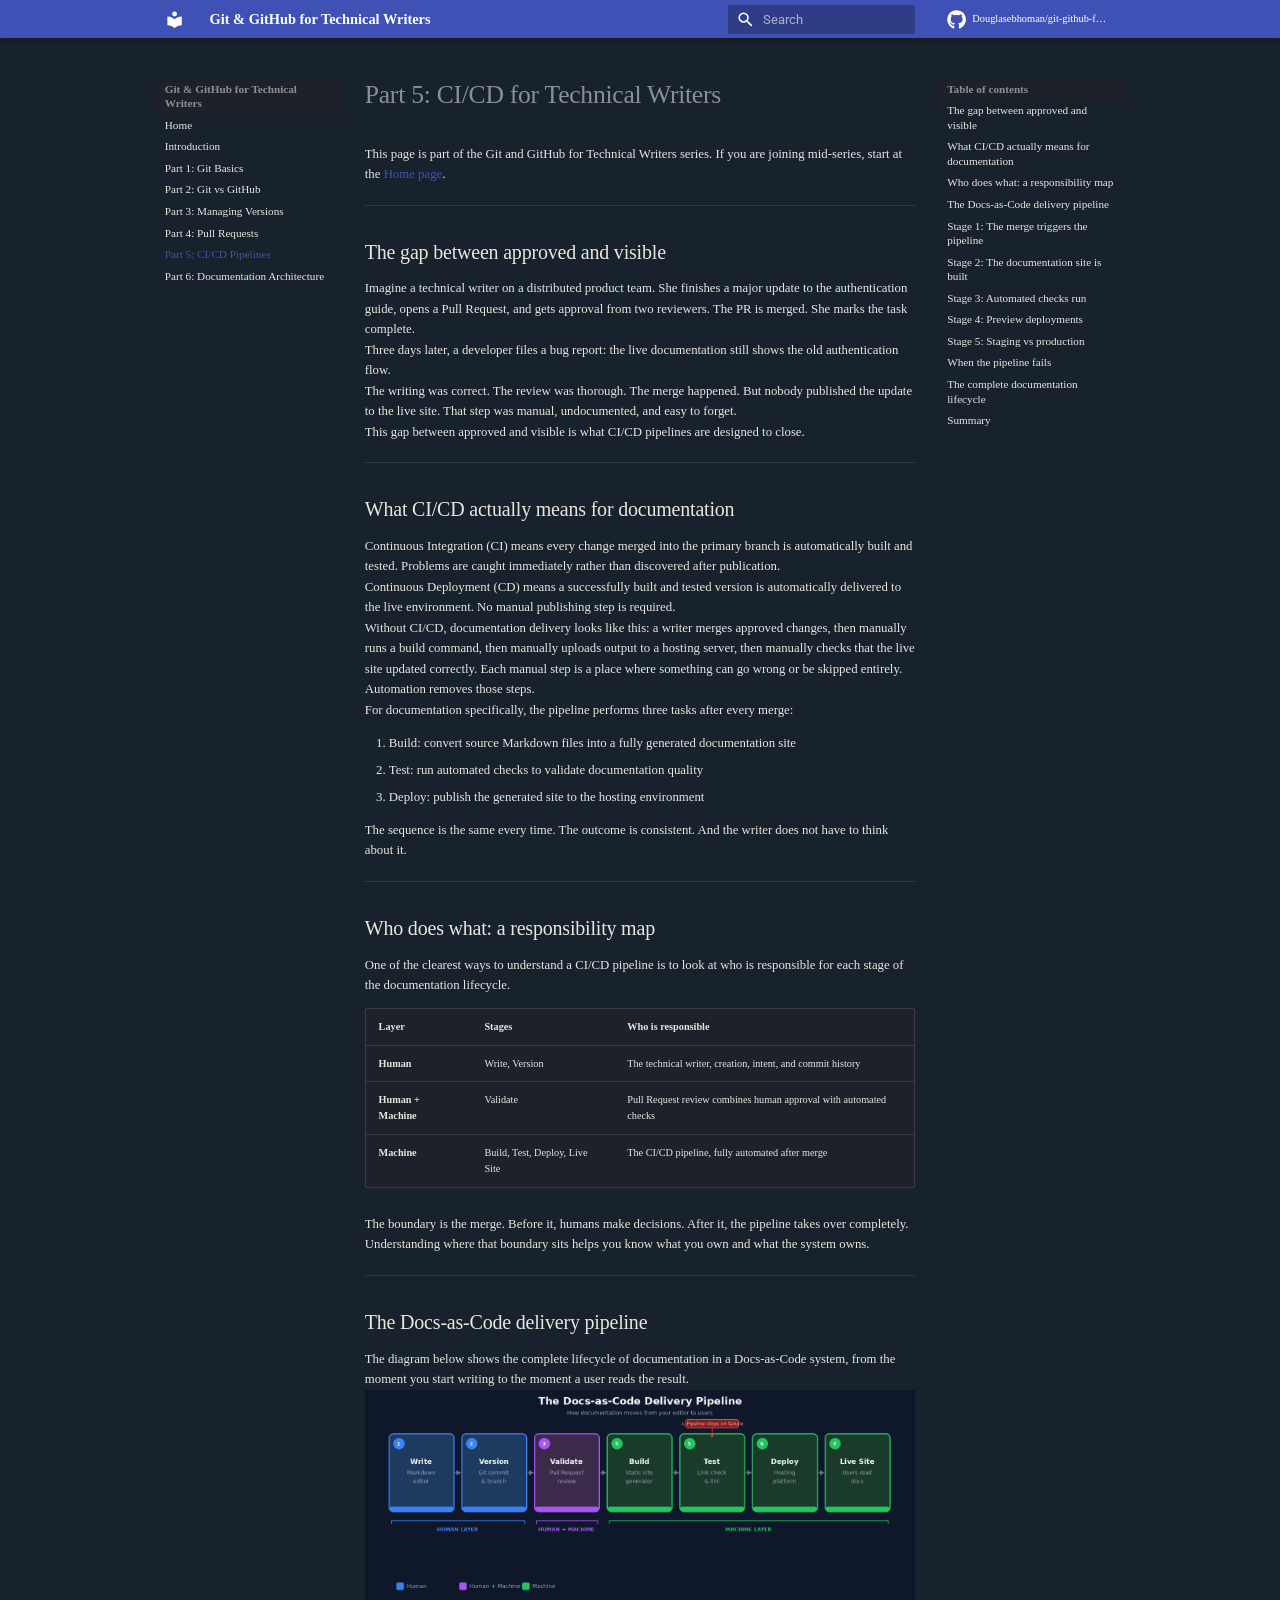
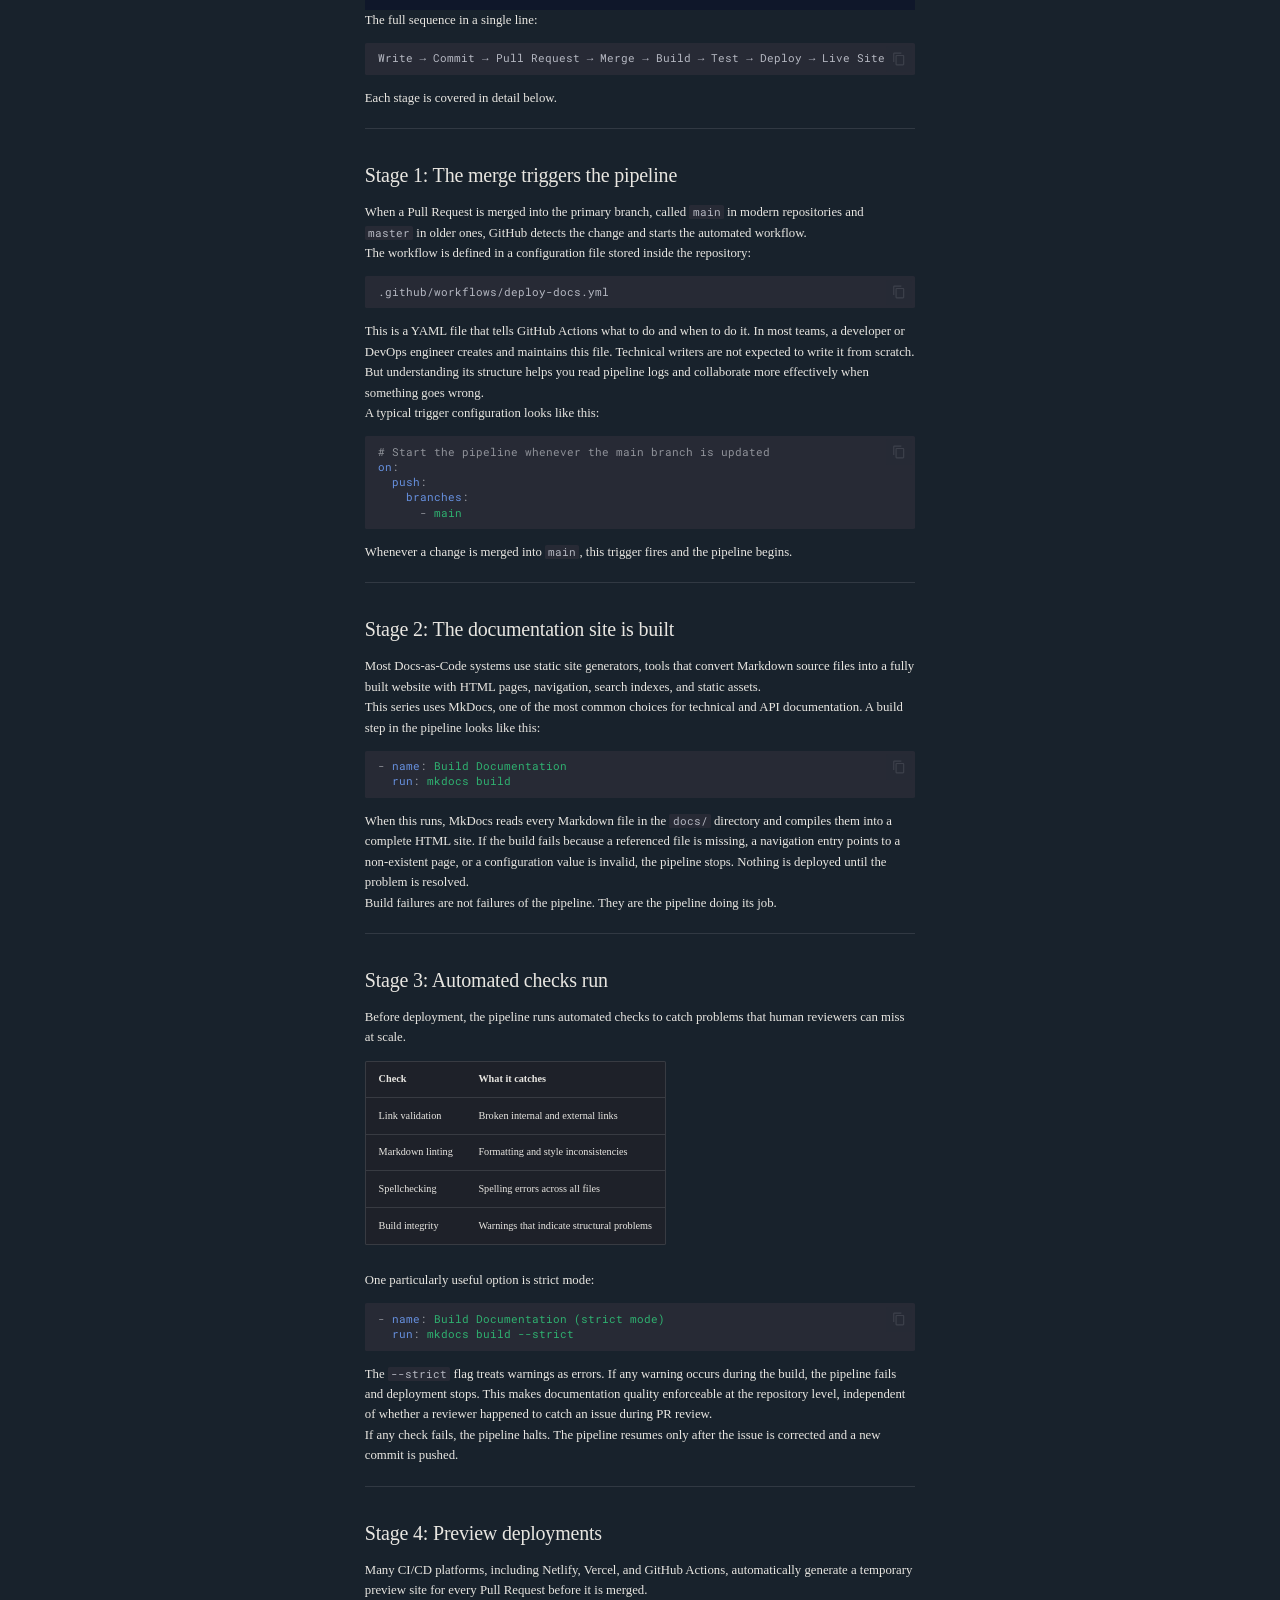
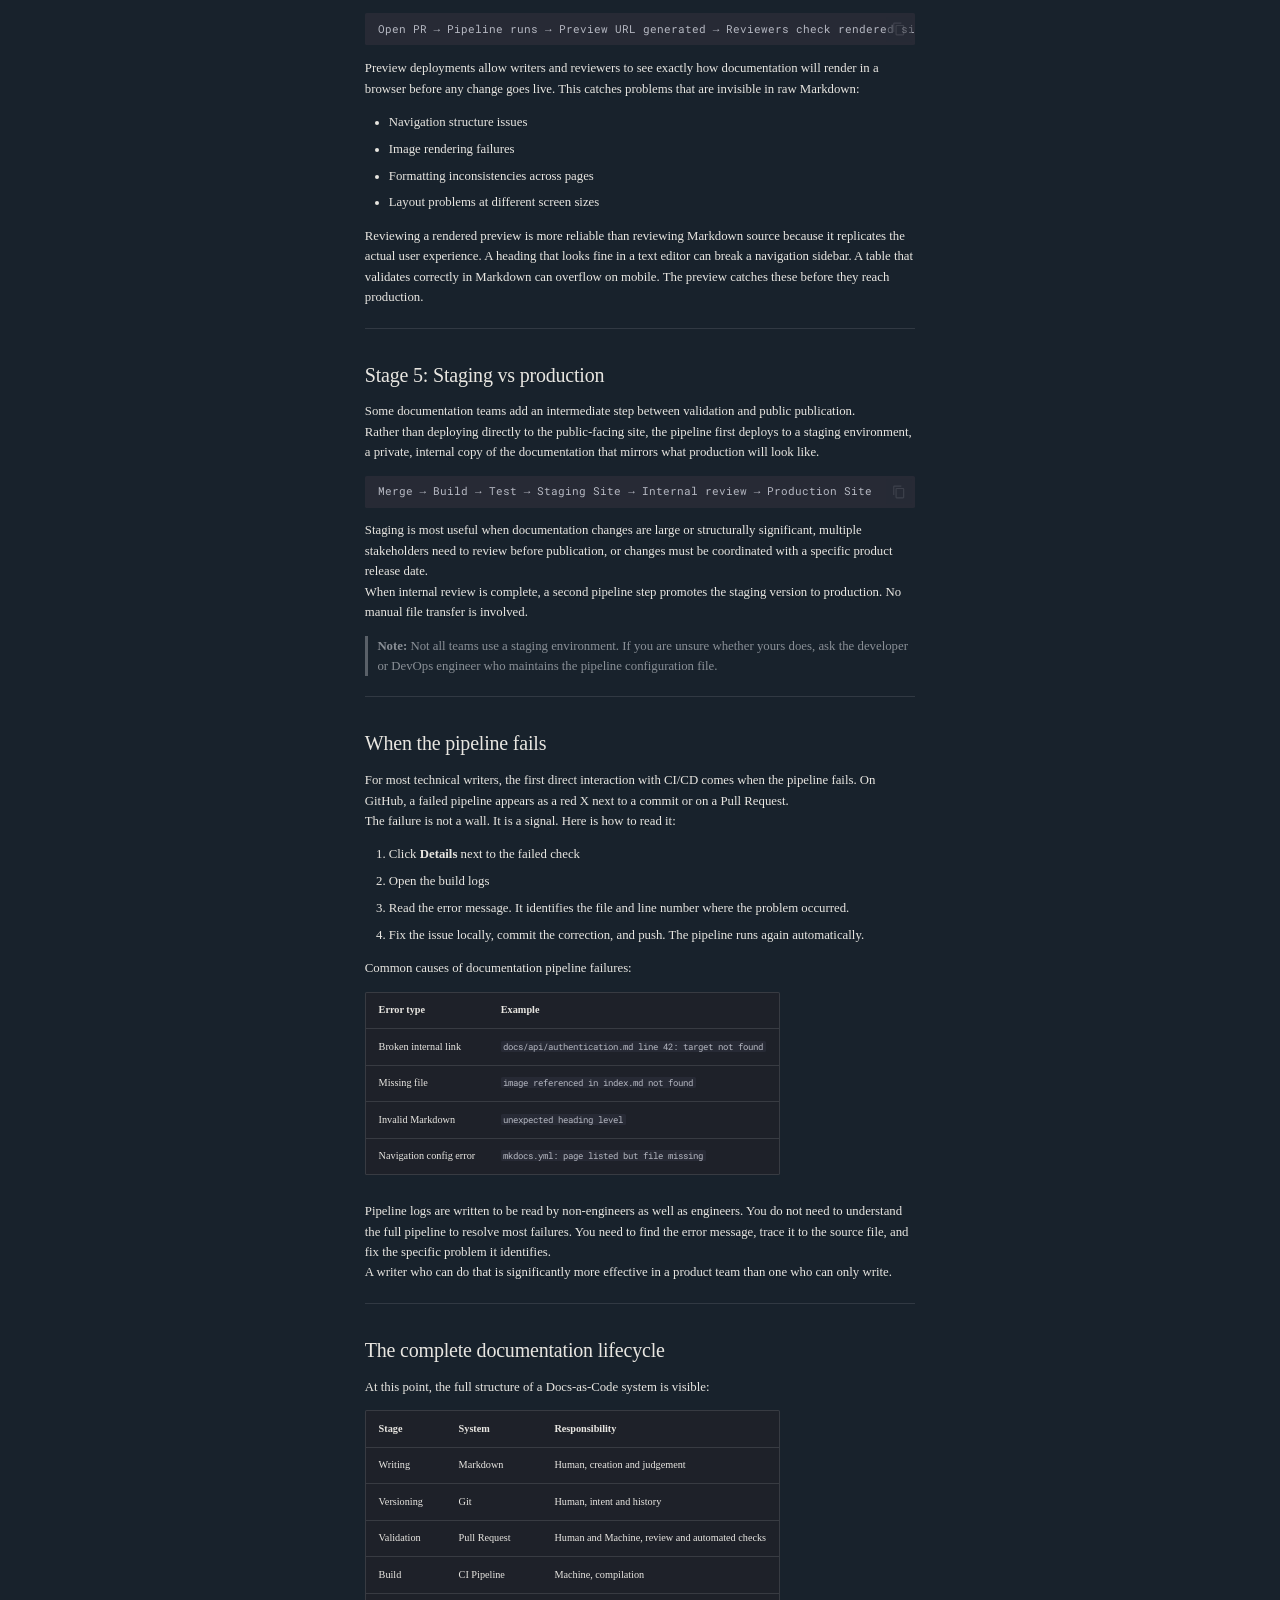
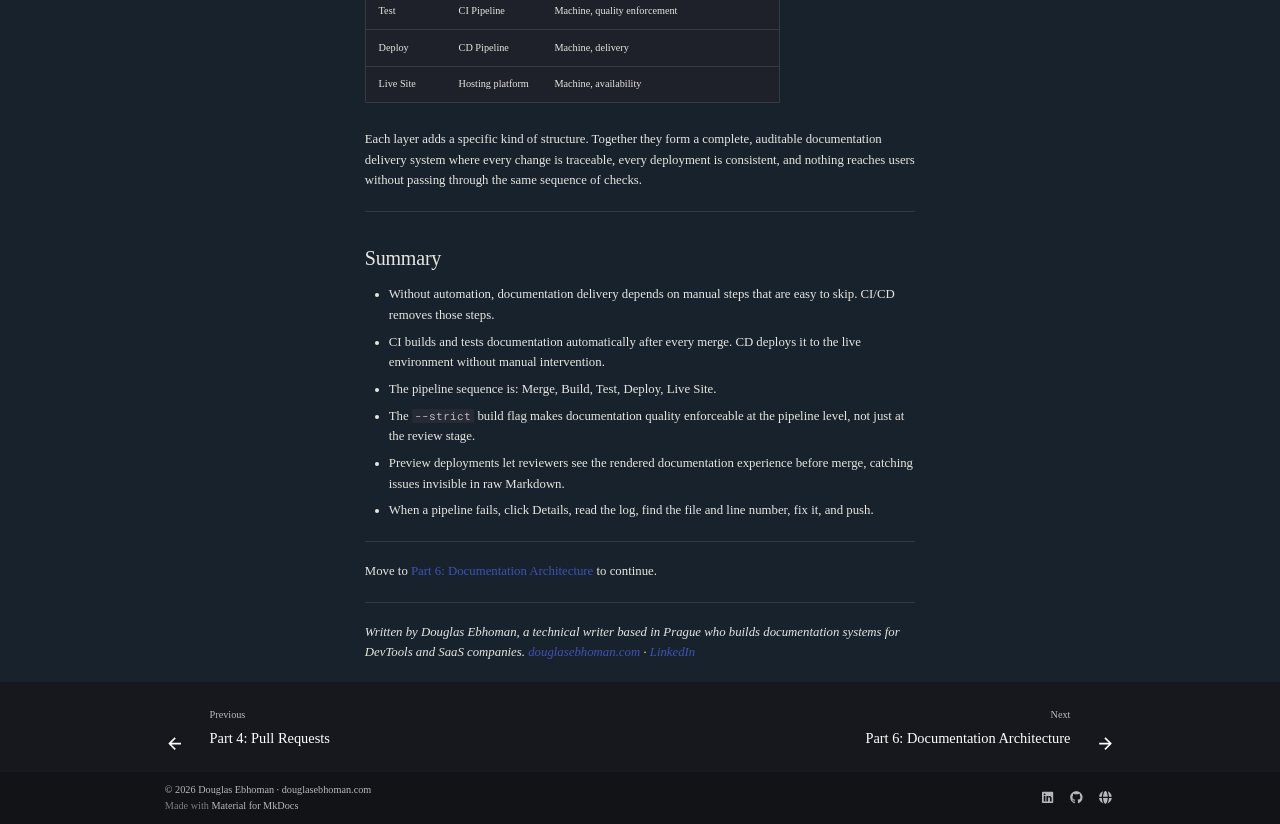
<file: part-5-cicd-pipelines/index.html>
<!doctype html>
<html lang="en" class="no-js">
  <head>
    
      <meta charset="utf-8">
      <meta name="viewport" content="width=device-width,initial-scale=1">
      
        <meta name="description" content="A six-part Docs-as-Code series explaining Git and GitHub workflows for technical writers, written in plain language, without assuming a software development background.">
      
      
        <meta name="author" content="Douglas Ebhoman">
      
      
        <link rel="canonical" href="https://douglasebhoman.com/git-github-for-technical-writers-series/part-5-cicd-pipelines/">
      
      
        <link rel="prev" href="../part-4-pull-requests/">
      
      
        <link rel="next" href="../part-6-repo-architecture/">
      
      
        
      
      
      <link rel="icon" href="../assets/images/favicon.png">
      <meta name="generator" content="mkdocs-1.6.1, mkdocs-material-9.7.6">
    
    
      
        <title>Part 5: CI/CD Pipelines - Git & GitHub for Technical Writers</title>
      
    
    
      <link rel="stylesheet" href="../assets/stylesheets/main.484c7ddc.min.css">
      
        
        <link rel="stylesheet" href="../assets/stylesheets/palette.ab4e12ef.min.css">
      
      


    
    
      
    
    
      
        
        
        <link rel="preconnect" href="https://fonts.gstatic.com" crossorigin>
        <link rel="stylesheet" href="https://fonts.googleapis.com/css?family=Roboto:300,300i,400,400i,700,700i%7CRoboto+Mono:400,400i,700,700i&display=fallback">
        <style>:root{--md-text-font:"Roboto";--md-code-font:"Roboto Mono"}</style>
      
    
    
      <link rel="stylesheet" href="../stylesheets/brand.css">
    
    <script>__md_scope=new URL("..",location),__md_hash=e=>[...e].reduce(((e,_)=>(e<<5)-e+_.charCodeAt(0)),0),__md_get=(e,_=localStorage,t=__md_scope)=>JSON.parse(_.getItem(t.pathname+"."+e)),__md_set=(e,_,t=localStorage,a=__md_scope)=>{try{t.setItem(a.pathname+"."+e,JSON.stringify(_))}catch(e){}}</script>
    
      

    
    
  </head>
  
  
    
    
    
    
    
    <body dir="ltr" data-md-color-scheme="slate" data-md-color-primary="custom" data-md-color-accent="custom">
  
    
    <input class="md-toggle" data-md-toggle="drawer" type="checkbox" id="__drawer" autocomplete="off">
    <input class="md-toggle" data-md-toggle="search" type="checkbox" id="__search" autocomplete="off">
    <label class="md-overlay" for="__drawer"></label>
    <div data-md-component="skip">
      
        
        <a href="#part-5-cicd-for-technical-writers" class="md-skip">
          Skip to content
        </a>
      
    </div>
    <div data-md-component="announce">
      
    </div>
    
    
      

  

<header class="md-header md-header--shadow" data-md-component="header">
  <nav class="md-header__inner md-grid" aria-label="Header">
    <a href=".." title="Git &amp; GitHub for Technical Writers" class="md-header__button md-logo" aria-label="Git & GitHub for Technical Writers" data-md-component="logo">
      
  
  <svg xmlns="http://www.w3.org/2000/svg" viewBox="0 0 24 24"><path d="M12 8a3 3 0 0 0 3-3 3 3 0 0 0-3-3 3 3 0 0 0-3 3 3 3 0 0 0 3 3m0 3.54C9.64 9.35 6.5 8 3 8v11c3.5 0 6.64 1.35 9 3.54 2.36-2.19 5.5-3.54 9-3.54V8c-3.5 0-6.64 1.35-9 3.54"/></svg>

    </a>
    <label class="md-header__button md-icon" for="__drawer">
      
      <svg xmlns="http://www.w3.org/2000/svg" viewBox="0 0 24 24"><path d="M3 6h18v2H3zm0 5h18v2H3zm0 5h18v2H3z"/></svg>
    </label>
    <div class="md-header__title" data-md-component="header-title">
      <div class="md-header__ellipsis">
        <div class="md-header__topic">
          <span class="md-ellipsis">
            Git & GitHub for Technical Writers
          </span>
        </div>
        <div class="md-header__topic" data-md-component="header-topic">
          <span class="md-ellipsis">
            
              Part 5: CI/CD Pipelines
            
          </span>
        </div>
      </div>
    </div>
    
      
    
    
    
    
      
      
        <label class="md-header__button md-icon" for="__search">
          
          <svg xmlns="http://www.w3.org/2000/svg" viewBox="0 0 24 24"><path d="M9.5 3A6.5 6.5 0 0 1 16 9.5c0 1.61-.59 3.09-1.56 4.23l.27.27h.79l5 5-1.5 1.5-5-5v-.79l-.27-.27A6.52 6.52 0 0 1 9.5 16 6.5 6.5 0 0 1 3 9.5 6.5 6.5 0 0 1 9.5 3m0 2C7 5 5 7 5 9.5S7 14 9.5 14 14 12 14 9.5 12 5 9.5 5"/></svg>
        </label>
        <div class="md-search" data-md-component="search" role="dialog">
  <label class="md-search__overlay" for="__search"></label>
  <div class="md-search__inner" role="search">
    <form class="md-search__form" name="search">
      <input type="text" class="md-search__input" name="query" aria-label="Search" placeholder="Search" autocapitalize="off" autocorrect="off" autocomplete="off" spellcheck="false" data-md-component="search-query" required>
      <label class="md-search__icon md-icon" for="__search">
        
        <svg xmlns="http://www.w3.org/2000/svg" viewBox="0 0 24 24"><path d="M9.5 3A6.5 6.5 0 0 1 16 9.5c0 1.61-.59 3.09-1.56 4.23l.27.27h.79l5 5-1.5 1.5-5-5v-.79l-.27-.27A6.52 6.52 0 0 1 9.5 16 6.5 6.5 0 0 1 3 9.5 6.5 6.5 0 0 1 9.5 3m0 2C7 5 5 7 5 9.5S7 14 9.5 14 14 12 14 9.5 12 5 9.5 5"/></svg>
        
        <svg xmlns="http://www.w3.org/2000/svg" viewBox="0 0 24 24"><path d="M20 11v2H8l5.5 5.5-1.42 1.42L4.16 12l7.92-7.92L13.5 5.5 8 11z"/></svg>
      </label>
      <nav class="md-search__options" aria-label="Search">
        
        <button type="reset" class="md-search__icon md-icon" title="Clear" aria-label="Clear" tabindex="-1">
          
          <svg xmlns="http://www.w3.org/2000/svg" viewBox="0 0 24 24"><path d="M19 6.41 17.59 5 12 10.59 6.41 5 5 6.41 10.59 12 5 17.59 6.41 19 12 13.41 17.59 19 19 17.59 13.41 12z"/></svg>
        </button>
      </nav>
      
        <div class="md-search__suggest" data-md-component="search-suggest"></div>
      
    </form>
    <div class="md-search__output">
      <div class="md-search__scrollwrap" tabindex="0" data-md-scrollfix>
        <div class="md-search-result" data-md-component="search-result">
          <div class="md-search-result__meta">
            Initializing search
          </div>
          <ol class="md-search-result__list" role="presentation"></ol>
        </div>
      </div>
    </div>
  </div>
</div>
      
    
    
      <div class="md-header__source">
        <a href="https://github.com/Douglasebhoman/git-github-for-technical-writers-series" title="Go to repository" class="md-source" data-md-component="source">
  <div class="md-source__icon md-icon">
    
    <svg xmlns="http://www.w3.org/2000/svg" viewBox="0 0 512 512"><!--! Font Awesome Free 7.1.0 by @fontawesome - https://fontawesome.com License - https://fontawesome.com/license/free (Icons: CC BY 4.0, Fonts: SIL OFL 1.1, Code: MIT License) Copyright 2025 Fonticons, Inc.--><path d="M173.9 397.4c0 2-2.3 3.6-5.2 3.6-3.3.3-5.6-1.3-5.6-3.6 0-2 2.3-3.6 5.2-3.6 3-.3 5.6 1.3 5.6 3.6m-31.1-4.5c-.7 2 1.3 4.3 4.3 4.9 2.6 1 5.6 0 6.2-2s-1.3-4.3-4.3-5.2c-2.6-.7-5.5.3-6.2 2.3m44.2-1.7c-2.9.7-4.9 2.6-4.6 4.9.3 2 2.9 3.3 5.9 2.6 2.9-.7 4.9-2.6 4.6-4.6-.3-1.9-3-3.2-5.9-2.9M252.8 8C114.1 8 8 113.3 8 252c0 110.9 69.8 205.8 169.5 239.2 12.8 2.3 17.3-5.6 17.3-12.1 0-6.2-.3-40.4-.3-61.4 0 0-70 15-84.7-29.8 0 0-11.4-29.1-27.8-36.6 0 0-22.9-15.7 1.6-15.4 0 0 24.9 2 38.6 25.8 21.9 38.6 58.6 27.5 72.9 20.9 2.3-16 8.8-27.1 16-33.7-55.9-6.2-112.3-14.3-112.3-110.5 0-27.5 7.6-41.3 23.6-58.9-2.6-6.5-11.1-33.3 2.6-67.9 20.9-6.5 69 27 69 27 20-5.6 41.5-8.5 62.8-8.5s42.8 2.9 62.8 8.5c0 0 48.1-33.6 69-27 13.7 34.7 5.2 61.4 2.6 67.9 16 17.7 25.8 31.5 25.8 58.9 0 96.5-58.9 104.2-114.8 110.5 9.2 7.9 17 22.9 17 46.4 0 33.7-.3 75.4-.3 83.6 0 6.5 4.6 14.4 17.3 12.1C436.2 457.8 504 362.9 504 252 504 113.3 391.5 8 252.8 8M105.2 352.9c-1.3 1-1 3.3.7 5.2 1.6 1.6 3.9 2.3 5.2 1 1.3-1 1-3.3-.7-5.2-1.6-1.6-3.9-2.3-5.2-1m-10.8-8.1c-.7 1.3.3 2.9 2.3 3.9 1.6 1 3.6.7 4.3-.7.7-1.3-.3-2.9-2.3-3.9-2-.6-3.6-.3-4.3.7m32.4 35.6c-1.6 1.3-1 4.3 1.3 6.2 2.3 2.3 5.2 2.6 6.5 1 1.3-1.3.7-4.3-1.3-6.2-2.2-2.3-5.2-2.6-6.5-1m-11.4-14.7c-1.6 1-1.6 3.6 0 5.9s4.3 3.3 5.6 2.3c1.6-1.3 1.6-3.9 0-6.2-1.4-2.3-4-3.3-5.6-2"/></svg>
  </div>
  <div class="md-source__repository">
    Douglasebhoman/git-github-for-technical-writers-series
  </div>
</a>
      </div>
    
  </nav>
  
</header>
    
    <div class="md-container" data-md-component="container">
      
      
        
          
        
      
      <main class="md-main" data-md-component="main">
        <div class="md-main__inner md-grid">
          
            
              
              <div class="md-sidebar md-sidebar--primary" data-md-component="sidebar" data-md-type="navigation" >
                <div class="md-sidebar__scrollwrap">
                  <div class="md-sidebar__inner">
                    



<nav class="md-nav md-nav--primary" aria-label="Navigation" data-md-level="0">
  <label class="md-nav__title" for="__drawer">
    <a href=".." title="Git &amp; GitHub for Technical Writers" class="md-nav__button md-logo" aria-label="Git & GitHub for Technical Writers" data-md-component="logo">
      
  
  <svg xmlns="http://www.w3.org/2000/svg" viewBox="0 0 24 24"><path d="M12 8a3 3 0 0 0 3-3 3 3 0 0 0-3-3 3 3 0 0 0-3 3 3 3 0 0 0 3 3m0 3.54C9.64 9.35 6.5 8 3 8v11c3.5 0 6.64 1.35 9 3.54 2.36-2.19 5.5-3.54 9-3.54V8c-3.5 0-6.64 1.35-9 3.54"/></svg>

    </a>
    Git & GitHub for Technical Writers
  </label>
  
    <div class="md-nav__source">
      <a href="https://github.com/Douglasebhoman/git-github-for-technical-writers-series" title="Go to repository" class="md-source" data-md-component="source">
  <div class="md-source__icon md-icon">
    
    <svg xmlns="http://www.w3.org/2000/svg" viewBox="0 0 512 512"><!--! Font Awesome Free 7.1.0 by @fontawesome - https://fontawesome.com License - https://fontawesome.com/license/free (Icons: CC BY 4.0, Fonts: SIL OFL 1.1, Code: MIT License) Copyright 2025 Fonticons, Inc.--><path d="M173.9 397.4c0 2-2.3 3.6-5.2 3.6-3.3.3-5.6-1.3-5.6-3.6 0-2 2.3-3.6 5.2-3.6 3-.3 5.6 1.3 5.6 3.6m-31.1-4.5c-.7 2 1.3 4.3 4.3 4.9 2.6 1 5.6 0 6.2-2s-1.3-4.3-4.3-5.2c-2.6-.7-5.5.3-6.2 2.3m44.2-1.7c-2.9.7-4.9 2.6-4.6 4.9.3 2 2.9 3.3 5.9 2.6 2.9-.7 4.9-2.6 4.6-4.6-.3-1.9-3-3.2-5.9-2.9M252.8 8C114.1 8 8 113.3 8 252c0 110.9 69.8 205.8 169.5 239.2 12.8 2.3 17.3-5.6 17.3-12.1 0-6.2-.3-40.4-.3-61.4 0 0-70 15-84.7-29.8 0 0-11.4-29.1-27.8-36.6 0 0-22.9-15.7 1.6-15.4 0 0 24.9 2 38.6 25.8 21.9 38.6 58.6 27.5 72.9 20.9 2.3-16 8.8-27.1 16-33.7-55.9-6.2-112.3-14.3-112.3-110.5 0-27.5 7.6-41.3 23.6-58.9-2.6-6.5-11.1-33.3 2.6-67.9 20.9-6.5 69 27 69 27 20-5.6 41.5-8.5 62.8-8.5s42.8 2.9 62.8 8.5c0 0 48.1-33.6 69-27 13.7 34.7 5.2 61.4 2.6 67.9 16 17.7 25.8 31.5 25.8 58.9 0 96.5-58.9 104.2-114.8 110.5 9.2 7.9 17 22.9 17 46.4 0 33.7-.3 75.4-.3 83.6 0 6.5 4.6 14.4 17.3 12.1C436.2 457.8 504 362.9 504 252 504 113.3 391.5 8 252.8 8M105.2 352.9c-1.3 1-1 3.3.7 5.2 1.6 1.6 3.9 2.3 5.2 1 1.3-1 1-3.3-.7-5.2-1.6-1.6-3.9-2.3-5.2-1m-10.8-8.1c-.7 1.3.3 2.9 2.3 3.9 1.6 1 3.6.7 4.3-.7.7-1.3-.3-2.9-2.3-3.9-2-.6-3.6-.3-4.3.7m32.4 35.6c-1.6 1.3-1 4.3 1.3 6.2 2.3 2.3 5.2 2.6 6.5 1 1.3-1.3.7-4.3-1.3-6.2-2.2-2.3-5.2-2.6-6.5-1m-11.4-14.7c-1.6 1-1.6 3.6 0 5.9s4.3 3.3 5.6 2.3c1.6-1.3 1.6-3.9 0-6.2-1.4-2.3-4-3.3-5.6-2"/></svg>
  </div>
  <div class="md-source__repository">
    Douglasebhoman/git-github-for-technical-writers-series
  </div>
</a>
    </div>
  
  <ul class="md-nav__list" data-md-scrollfix>
    
      
      
  
  
  
  
    <li class="md-nav__item">
      <a href=".." class="md-nav__link">
        
  
  
  <span class="md-ellipsis">
    
  
    Home
  

    
  </span>
  
  

      </a>
    </li>
  

    
      
      
  
  
  
  
    <li class="md-nav__item">
      <a href="../introduction/" class="md-nav__link">
        
  
  
  <span class="md-ellipsis">
    
  
    Introduction
  

    
  </span>
  
  

      </a>
    </li>
  

    
      
      
  
  
  
  
    <li class="md-nav__item">
      <a href="../part-1-git-basics/" class="md-nav__link">
        
  
  
  <span class="md-ellipsis">
    
  
    Part 1: Git Basics
  

    
  </span>
  
  

      </a>
    </li>
  

    
      
      
  
  
  
  
    <li class="md-nav__item">
      <a href="../part-2-git-vs-github/" class="md-nav__link">
        
  
  
  <span class="md-ellipsis">
    
  
    Part 2: Git vs GitHub
  

    
  </span>
  
  

      </a>
    </li>
  

    
      
      
  
  
  
  
    <li class="md-nav__item">
      <a href="../part-3-versioning/" class="md-nav__link">
        
  
  
  <span class="md-ellipsis">
    
  
    Part 3: Managing Versions
  

    
  </span>
  
  

      </a>
    </li>
  

    
      
      
  
  
  
  
    <li class="md-nav__item">
      <a href="../part-4-pull-requests/" class="md-nav__link">
        
  
  
  <span class="md-ellipsis">
    
  
    Part 4: Pull Requests
  

    
  </span>
  
  

      </a>
    </li>
  

    
      
      
  
  
    
  
  
  
    <li class="md-nav__item md-nav__item--active">
      
      <input class="md-nav__toggle md-toggle" type="checkbox" id="__toc">
      
      
        
      
      
        <label class="md-nav__link md-nav__link--active" for="__toc">
          
  
  
  <span class="md-ellipsis">
    
  
    Part 5: CI/CD Pipelines
  

    
  </span>
  
  

          <span class="md-nav__icon md-icon"></span>
        </label>
      
      <a href="./" class="md-nav__link md-nav__link--active">
        
  
  
  <span class="md-ellipsis">
    
  
    Part 5: CI/CD Pipelines
  

    
  </span>
  
  

      </a>
      
        

<nav class="md-nav md-nav--secondary" aria-label="Table of contents">
  
  
  
    
  
  
    <label class="md-nav__title" for="__toc">
      <span class="md-nav__icon md-icon"></span>
      Table of contents
    </label>
    <ul class="md-nav__list" data-md-component="toc" data-md-scrollfix>
      
        <li class="md-nav__item">
  <a href="#the-gap-between-approved-and-visible" class="md-nav__link">
    <span class="md-ellipsis">
      
        The gap between approved and visible
      
    </span>
  </a>
  
</li>
      
        <li class="md-nav__item">
  <a href="#what-cicd-actually-means-for-documentation" class="md-nav__link">
    <span class="md-ellipsis">
      
        What CI/CD actually means for documentation
      
    </span>
  </a>
  
</li>
      
        <li class="md-nav__item">
  <a href="#who-does-what-a-responsibility-map" class="md-nav__link">
    <span class="md-ellipsis">
      
        Who does what: a responsibility map
      
    </span>
  </a>
  
</li>
      
        <li class="md-nav__item">
  <a href="#the-docs-as-code-delivery-pipeline" class="md-nav__link">
    <span class="md-ellipsis">
      
        The Docs-as-Code delivery pipeline
      
    </span>
  </a>
  
</li>
      
        <li class="md-nav__item">
  <a href="#stage-1-the-merge-triggers-the-pipeline" class="md-nav__link">
    <span class="md-ellipsis">
      
        Stage 1: The merge triggers the pipeline
      
    </span>
  </a>
  
</li>
      
        <li class="md-nav__item">
  <a href="#stage-2-the-documentation-site-is-built" class="md-nav__link">
    <span class="md-ellipsis">
      
        Stage 2: The documentation site is built
      
    </span>
  </a>
  
</li>
      
        <li class="md-nav__item">
  <a href="#stage-3-automated-checks-run" class="md-nav__link">
    <span class="md-ellipsis">
      
        Stage 3: Automated checks run
      
    </span>
  </a>
  
</li>
      
        <li class="md-nav__item">
  <a href="#stage-4-preview-deployments" class="md-nav__link">
    <span class="md-ellipsis">
      
        Stage 4: Preview deployments
      
    </span>
  </a>
  
</li>
      
        <li class="md-nav__item">
  <a href="#stage-5-staging-vs-production" class="md-nav__link">
    <span class="md-ellipsis">
      
        Stage 5: Staging vs production
      
    </span>
  </a>
  
</li>
      
        <li class="md-nav__item">
  <a href="#when-the-pipeline-fails" class="md-nav__link">
    <span class="md-ellipsis">
      
        When the pipeline fails
      
    </span>
  </a>
  
</li>
      
        <li class="md-nav__item">
  <a href="#the-complete-documentation-lifecycle" class="md-nav__link">
    <span class="md-ellipsis">
      
        The complete documentation lifecycle
      
    </span>
  </a>
  
</li>
      
        <li class="md-nav__item">
  <a href="#summary" class="md-nav__link">
    <span class="md-ellipsis">
      
        Summary
      
    </span>
  </a>
  
</li>
      
    </ul>
  
</nav>
      
    </li>
  

    
      
      
  
  
  
  
    <li class="md-nav__item">
      <a href="../part-6-repo-architecture/" class="md-nav__link">
        
  
  
  <span class="md-ellipsis">
    
  
    Part 6: Documentation Architecture
  

    
  </span>
  
  

      </a>
    </li>
  

    
  </ul>
</nav>
                  </div>
                </div>
              </div>
            
            
              
              <div class="md-sidebar md-sidebar--secondary" data-md-component="sidebar" data-md-type="toc" >
                <div class="md-sidebar__scrollwrap">
                  <div class="md-sidebar__inner">
                    

<nav class="md-nav md-nav--secondary" aria-label="Table of contents">
  
  
  
    
  
  
    <label class="md-nav__title" for="__toc">
      <span class="md-nav__icon md-icon"></span>
      Table of contents
    </label>
    <ul class="md-nav__list" data-md-component="toc" data-md-scrollfix>
      
        <li class="md-nav__item">
  <a href="#the-gap-between-approved-and-visible" class="md-nav__link">
    <span class="md-ellipsis">
      
        The gap between approved and visible
      
    </span>
  </a>
  
</li>
      
        <li class="md-nav__item">
  <a href="#what-cicd-actually-means-for-documentation" class="md-nav__link">
    <span class="md-ellipsis">
      
        What CI/CD actually means for documentation
      
    </span>
  </a>
  
</li>
      
        <li class="md-nav__item">
  <a href="#who-does-what-a-responsibility-map" class="md-nav__link">
    <span class="md-ellipsis">
      
        Who does what: a responsibility map
      
    </span>
  </a>
  
</li>
      
        <li class="md-nav__item">
  <a href="#the-docs-as-code-delivery-pipeline" class="md-nav__link">
    <span class="md-ellipsis">
      
        The Docs-as-Code delivery pipeline
      
    </span>
  </a>
  
</li>
      
        <li class="md-nav__item">
  <a href="#stage-1-the-merge-triggers-the-pipeline" class="md-nav__link">
    <span class="md-ellipsis">
      
        Stage 1: The merge triggers the pipeline
      
    </span>
  </a>
  
</li>
      
        <li class="md-nav__item">
  <a href="#stage-2-the-documentation-site-is-built" class="md-nav__link">
    <span class="md-ellipsis">
      
        Stage 2: The documentation site is built
      
    </span>
  </a>
  
</li>
      
        <li class="md-nav__item">
  <a href="#stage-3-automated-checks-run" class="md-nav__link">
    <span class="md-ellipsis">
      
        Stage 3: Automated checks run
      
    </span>
  </a>
  
</li>
      
        <li class="md-nav__item">
  <a href="#stage-4-preview-deployments" class="md-nav__link">
    <span class="md-ellipsis">
      
        Stage 4: Preview deployments
      
    </span>
  </a>
  
</li>
      
        <li class="md-nav__item">
  <a href="#stage-5-staging-vs-production" class="md-nav__link">
    <span class="md-ellipsis">
      
        Stage 5: Staging vs production
      
    </span>
  </a>
  
</li>
      
        <li class="md-nav__item">
  <a href="#when-the-pipeline-fails" class="md-nav__link">
    <span class="md-ellipsis">
      
        When the pipeline fails
      
    </span>
  </a>
  
</li>
      
        <li class="md-nav__item">
  <a href="#the-complete-documentation-lifecycle" class="md-nav__link">
    <span class="md-ellipsis">
      
        The complete documentation lifecycle
      
    </span>
  </a>
  
</li>
      
        <li class="md-nav__item">
  <a href="#summary" class="md-nav__link">
    <span class="md-ellipsis">
      
        Summary
      
    </span>
  </a>
  
</li>
      
    </ul>
  
</nav>
                  </div>
                </div>
              </div>
            
          
          
            <div class="md-content" data-md-component="content">
              
              <article class="md-content__inner md-typeset">
                
                  


  
  


<h1 id="part-5-cicd-for-technical-writers">Part 5: CI/CD for Technical Writers<a class="headerlink" href="#part-5-cicd-for-technical-writers" title="Permanent link">&para;</a></h1>
<p>This page is part of the Git and GitHub for Technical Writers series. If you are joining mid-series, start at the <a href="../">Home page</a>.</p>
<hr />
<h2 id="the-gap-between-approved-and-visible">The gap between approved and visible<a class="headerlink" href="#the-gap-between-approved-and-visible" title="Permanent link">&para;</a></h2>
<p>Imagine a technical writer on a distributed product team. She finishes a major update to the authentication guide, opens a Pull Request, and gets approval from two reviewers. The PR is merged. She marks the task complete.</p>
<p>Three days later, a developer files a bug report: the live documentation still shows the old authentication flow.</p>
<p>The writing was correct. The review was thorough. The merge happened. But nobody published the update to the live site. That step was manual, undocumented, and easy to forget.</p>
<p>This gap between approved and visible is what CI/CD pipelines are designed to close.</p>
<hr />
<h2 id="what-cicd-actually-means-for-documentation">What CI/CD actually means for documentation<a class="headerlink" href="#what-cicd-actually-means-for-documentation" title="Permanent link">&para;</a></h2>
<p>Continuous Integration (CI) means every change merged into the primary branch is automatically built and tested. Problems are caught immediately rather than discovered after publication.</p>
<p>Continuous Deployment (CD) means a successfully built and tested version is automatically delivered to the live environment. No manual publishing step is required.</p>
<p>Without CI/CD, documentation delivery looks like this: a writer merges approved changes, then manually runs a build command, then manually uploads output to a hosting server, then manually checks that the live site updated correctly. Each manual step is a place where something can go wrong or be skipped entirely. Automation removes those steps.</p>
<p>For documentation specifically, the pipeline performs three tasks after every merge:</p>
<ol>
<li>Build: convert source Markdown files into a fully generated documentation site</li>
<li>Test: run automated checks to validate documentation quality</li>
<li>Deploy: publish the generated site to the hosting environment</li>
</ol>
<p>The sequence is the same every time. The outcome is consistent. And the writer does not have to think about it.</p>
<hr />
<h2 id="who-does-what-a-responsibility-map">Who does what: a responsibility map<a class="headerlink" href="#who-does-what-a-responsibility-map" title="Permanent link">&para;</a></h2>
<p>One of the clearest ways to understand a CI/CD pipeline is to look at who is responsible for each stage of the documentation lifecycle.</p>
<table>
<thead>
<tr>
<th>Layer</th>
<th>Stages</th>
<th>Who is responsible</th>
</tr>
</thead>
<tbody>
<tr>
<td><strong>Human</strong></td>
<td>Write, Version</td>
<td>The technical writer, creation, intent, and commit history</td>
</tr>
<tr>
<td><strong>Human + Machine</strong></td>
<td>Validate</td>
<td>Pull Request review combines human approval with automated checks</td>
</tr>
<tr>
<td><strong>Machine</strong></td>
<td>Build, Test, Deploy, Live Site</td>
<td>The CI/CD pipeline, fully automated after merge</td>
</tr>
</tbody>
</table>
<p>The boundary is the merge. Before it, humans make decisions. After it, the pipeline takes over completely. Understanding where that boundary sits helps you know what you own and what the system owns.</p>
<hr />
<h2 id="the-docs-as-code-delivery-pipeline">The Docs-as-Code delivery pipeline<a class="headerlink" href="#the-docs-as-code-delivery-pipeline" title="Permanent link">&para;</a></h2>
<p>The diagram below shows the complete lifecycle of documentation in a Docs-as-Code system, from the moment you start writing to the moment a user reads the result.</p>
<p><img alt="The Docs-as-Code Delivery Pipeline showing seven stages: Write, Version, Validate, Build, Test, Deploy, and Live Site." src="../images/cicd-pipeline-diagram.png" /></p>
<p>The full sequence in a single line:</p>
<div class="highlight"><pre><span></span><code><a id="__codelineno-0-1" name="__codelineno-0-1" href="#__codelineno-0-1"></a>Write → Commit → Pull Request → Merge → Build → Test → Deploy → Live Site
</code></pre></div>
<p>Each stage is covered in detail below.</p>
<hr />
<h2 id="stage-1-the-merge-triggers-the-pipeline">Stage 1: The merge triggers the pipeline<a class="headerlink" href="#stage-1-the-merge-triggers-the-pipeline" title="Permanent link">&para;</a></h2>
<p>When a Pull Request is merged into the primary branch, called <code>main</code> in modern repositories and <code>master</code> in older ones, GitHub detects the change and starts the automated workflow.</p>
<p>The workflow is defined in a configuration file stored inside the repository:</p>
<div class="highlight"><pre><span></span><code><a id="__codelineno-1-1" name="__codelineno-1-1" href="#__codelineno-1-1"></a>.github/workflows/deploy-docs.yml
</code></pre></div>
<p>This is a YAML file that tells GitHub Actions what to do and when to do it. In most teams, a developer or DevOps engineer creates and maintains this file. Technical writers are not expected to write it from scratch. But understanding its structure helps you read pipeline logs and collaborate more effectively when something goes wrong.</p>
<p>A typical trigger configuration looks like this:</p>
<div class="highlight"><pre><span></span><code><a id="__codelineno-2-1" name="__codelineno-2-1" href="#__codelineno-2-1"></a><span class="c1"># Start the pipeline whenever the main branch is updated</span>
<a id="__codelineno-2-2" name="__codelineno-2-2" href="#__codelineno-2-2"></a><span class="nt">on</span><span class="p">:</span>
<a id="__codelineno-2-3" name="__codelineno-2-3" href="#__codelineno-2-3"></a><span class="w">  </span><span class="nt">push</span><span class="p">:</span>
<a id="__codelineno-2-4" name="__codelineno-2-4" href="#__codelineno-2-4"></a><span class="w">    </span><span class="nt">branches</span><span class="p">:</span>
<a id="__codelineno-2-5" name="__codelineno-2-5" href="#__codelineno-2-5"></a><span class="w">      </span><span class="p p-Indicator">-</span><span class="w"> </span><span class="l l-Scalar l-Scalar-Plain">main</span>
</code></pre></div>
<p>Whenever a change is merged into <code>main</code>, this trigger fires and the pipeline begins.</p>
<hr />
<h2 id="stage-2-the-documentation-site-is-built">Stage 2: The documentation site is built<a class="headerlink" href="#stage-2-the-documentation-site-is-built" title="Permanent link">&para;</a></h2>
<p>Most Docs-as-Code systems use static site generators, tools that convert Markdown source files into a fully built website with HTML pages, navigation, search indexes, and static assets.</p>
<p>This series uses MkDocs, one of the most common choices for technical and API documentation. A build step in the pipeline looks like this:</p>
<div class="highlight"><pre><span></span><code><a id="__codelineno-3-1" name="__codelineno-3-1" href="#__codelineno-3-1"></a><span class="p p-Indicator">-</span><span class="w"> </span><span class="nt">name</span><span class="p">:</span><span class="w"> </span><span class="l l-Scalar l-Scalar-Plain">Build Documentation</span>
<a id="__codelineno-3-2" name="__codelineno-3-2" href="#__codelineno-3-2"></a><span class="w">  </span><span class="nt">run</span><span class="p">:</span><span class="w"> </span><span class="l l-Scalar l-Scalar-Plain">mkdocs build</span>
</code></pre></div>
<p>When this runs, MkDocs reads every Markdown file in the <code>docs/</code> directory and compiles them into a complete HTML site. If the build fails because a referenced file is missing, a navigation entry points to a non-existent page, or a configuration value is invalid, the pipeline stops. Nothing is deployed until the problem is resolved.</p>
<p>Build failures are not failures of the pipeline. They are the pipeline doing its job.</p>
<hr />
<h2 id="stage-3-automated-checks-run">Stage 3: Automated checks run<a class="headerlink" href="#stage-3-automated-checks-run" title="Permanent link">&para;</a></h2>
<p>Before deployment, the pipeline runs automated checks to catch problems that human reviewers can miss at scale.</p>
<table>
<thead>
<tr>
<th>Check</th>
<th>What it catches</th>
</tr>
</thead>
<tbody>
<tr>
<td>Link validation</td>
<td>Broken internal and external links</td>
</tr>
<tr>
<td>Markdown linting</td>
<td>Formatting and style inconsistencies</td>
</tr>
<tr>
<td>Spellchecking</td>
<td>Spelling errors across all files</td>
</tr>
<tr>
<td>Build integrity</td>
<td>Warnings that indicate structural problems</td>
</tr>
</tbody>
</table>
<p>One particularly useful option is strict mode:</p>
<div class="highlight"><pre><span></span><code><a id="__codelineno-4-1" name="__codelineno-4-1" href="#__codelineno-4-1"></a><span class="p p-Indicator">-</span><span class="w"> </span><span class="nt">name</span><span class="p">:</span><span class="w"> </span><span class="l l-Scalar l-Scalar-Plain">Build Documentation (strict mode)</span>
<a id="__codelineno-4-2" name="__codelineno-4-2" href="#__codelineno-4-2"></a><span class="w">  </span><span class="nt">run</span><span class="p">:</span><span class="w"> </span><span class="l l-Scalar l-Scalar-Plain">mkdocs build --strict</span>
</code></pre></div>
<p>The <code>--strict</code> flag treats warnings as errors. If any warning occurs during the build, the pipeline fails and deployment stops. This makes documentation quality enforceable at the repository level, independent of whether a reviewer happened to catch an issue during PR review.</p>
<p>If any check fails, the pipeline halts. The pipeline resumes only after the issue is corrected and a new commit is pushed.</p>
<hr />
<h2 id="stage-4-preview-deployments">Stage 4: Preview deployments<a class="headerlink" href="#stage-4-preview-deployments" title="Permanent link">&para;</a></h2>
<p>Many CI/CD platforms, including Netlify, Vercel, and GitHub Actions, automatically generate a temporary preview site for every Pull Request before it is merged.</p>
<div class="highlight"><pre><span></span><code><a id="__codelineno-5-1" name="__codelineno-5-1" href="#__codelineno-5-1"></a>Open PR → Pipeline runs → Preview URL generated → Reviewers check rendered site
</code></pre></div>
<p>Preview deployments allow writers and reviewers to see exactly how documentation will render in a browser before any change goes live. This catches problems that are invisible in raw Markdown:</p>
<ul>
<li>Navigation structure issues</li>
<li>Image rendering failures</li>
<li>Formatting inconsistencies across pages</li>
<li>Layout problems at different screen sizes</li>
</ul>
<p>Reviewing a rendered preview is more reliable than reviewing Markdown source because it replicates the actual user experience. A heading that looks fine in a text editor can break a navigation sidebar. A table that validates correctly in Markdown can overflow on mobile. The preview catches these before they reach production.</p>
<hr />
<h2 id="stage-5-staging-vs-production">Stage 5: Staging vs production<a class="headerlink" href="#stage-5-staging-vs-production" title="Permanent link">&para;</a></h2>
<p>Some documentation teams add an intermediate step between validation and public publication.</p>
<p>Rather than deploying directly to the public-facing site, the pipeline first deploys to a staging environment, a private, internal copy of the documentation that mirrors what production will look like.</p>
<div class="highlight"><pre><span></span><code><a id="__codelineno-6-1" name="__codelineno-6-1" href="#__codelineno-6-1"></a>Merge → Build → Test → Staging Site → Internal review → Production Site
</code></pre></div>
<p>Staging is most useful when documentation changes are large or structurally significant, multiple stakeholders need to review before publication, or changes must be coordinated with a specific product release date.</p>
<p>When internal review is complete, a second pipeline step promotes the staging version to production. No manual file transfer is involved.</p>
<blockquote>
<p><strong>Note:</strong> Not all teams use a staging environment. If you are unsure whether yours does, ask the developer or DevOps engineer who maintains the pipeline configuration file.</p>
</blockquote>
<hr />
<h2 id="when-the-pipeline-fails">When the pipeline fails<a class="headerlink" href="#when-the-pipeline-fails" title="Permanent link">&para;</a></h2>
<p>For most technical writers, the first direct interaction with CI/CD comes when the pipeline fails. On GitHub, a failed pipeline appears as a red X next to a commit or on a Pull Request.</p>
<p>The failure is not a wall. It is a signal. Here is how to read it:</p>
<ol>
<li>Click <strong>Details</strong> next to the failed check</li>
<li>Open the build logs</li>
<li>Read the error message. It identifies the file and line number where the problem occurred.</li>
<li>Fix the issue locally, commit the correction, and push. The pipeline runs again automatically.</li>
</ol>
<p>Common causes of documentation pipeline failures:</p>
<table>
<thead>
<tr>
<th>Error type</th>
<th>Example</th>
</tr>
</thead>
<tbody>
<tr>
<td>Broken internal link</td>
<td><code>docs/api/authentication.md line 42: target not found</code></td>
</tr>
<tr>
<td>Missing file</td>
<td><code>image referenced in index.md not found</code></td>
</tr>
<tr>
<td>Invalid Markdown</td>
<td><code>unexpected heading level</code></td>
</tr>
<tr>
<td>Navigation config error</td>
<td><code>mkdocs.yml: page listed but file missing</code></td>
</tr>
</tbody>
</table>
<p>Pipeline logs are written to be read by non-engineers as well as engineers. You do not need to understand the full pipeline to resolve most failures. You need to find the error message, trace it to the source file, and fix the specific problem it identifies.</p>
<p>A writer who can do that is significantly more effective in a product team than one who can only write.</p>
<hr />
<h2 id="the-complete-documentation-lifecycle">The complete documentation lifecycle<a class="headerlink" href="#the-complete-documentation-lifecycle" title="Permanent link">&para;</a></h2>
<p>At this point, the full structure of a Docs-as-Code system is visible:</p>
<table>
<thead>
<tr>
<th>Stage</th>
<th>System</th>
<th>Responsibility</th>
</tr>
</thead>
<tbody>
<tr>
<td>Writing</td>
<td>Markdown</td>
<td>Human, creation and judgement</td>
</tr>
<tr>
<td>Versioning</td>
<td>Git</td>
<td>Human, intent and history</td>
</tr>
<tr>
<td>Validation</td>
<td>Pull Request</td>
<td>Human and Machine, review and automated checks</td>
</tr>
<tr>
<td>Build</td>
<td>CI Pipeline</td>
<td>Machine, compilation</td>
</tr>
<tr>
<td>Test</td>
<td>CI Pipeline</td>
<td>Machine, quality enforcement</td>
</tr>
<tr>
<td>Deploy</td>
<td>CD Pipeline</td>
<td>Machine, delivery</td>
</tr>
<tr>
<td>Live Site</td>
<td>Hosting platform</td>
<td>Machine, availability</td>
</tr>
</tbody>
</table>
<p>Each layer adds a specific kind of structure. Together they form a complete, auditable documentation delivery system where every change is traceable, every deployment is consistent, and nothing reaches users without passing through the same sequence of checks.</p>
<hr />
<h2 id="summary">Summary<a class="headerlink" href="#summary" title="Permanent link">&para;</a></h2>
<ul>
<li>Without automation, documentation delivery depends on manual steps that are easy to skip. CI/CD removes those steps.</li>
<li>CI builds and tests documentation automatically after every merge. CD deploys it to the live environment without manual intervention.</li>
<li>The pipeline sequence is: Merge, Build, Test, Deploy, Live Site.</li>
<li>The <code>--strict</code> build flag makes documentation quality enforceable at the pipeline level, not just at the review stage.</li>
<li>Preview deployments let reviewers see the rendered documentation experience before merge, catching issues invisible in raw Markdown.</li>
<li>When a pipeline fails, click Details, read the log, find the file and line number, fix it, and push.</li>
</ul>
<hr />
<p>Move to <a href="../part-6-repo-architecture/">Part 6: Documentation Architecture</a> to continue.</p>
<hr />
<p><em>Written by Douglas Ebhoman, a technical writer based in Prague who builds documentation systems for DevTools and SaaS companies.</em>
<em><a href="https://douglasebhoman.com">douglasebhoman.com</a> · <a href="https://linkedin.com/in/douglas-ebhoman-757329289">LinkedIn</a></em></p>












                
              </article>
            </div>
          
          
<script>var target=document.getElementById(location.hash.slice(1));target&&target.name&&(target.checked=target.name.startsWith("__tabbed_"))</script>
        </div>
        
          <button type="button" class="md-top md-icon" data-md-component="top" hidden>
  
  <svg xmlns="http://www.w3.org/2000/svg" viewBox="0 0 24 24"><path d="M13 20h-2V8l-5.5 5.5-1.42-1.42L12 4.16l7.92 7.92-1.42 1.42L13 8z"/></svg>
  Back to top
</button>
        
      </main>
      
        <footer class="md-footer">
  
    
      
      <nav class="md-footer__inner md-grid" aria-label="Footer" >
        
          
          <a href="../part-4-pull-requests/" class="md-footer__link md-footer__link--prev" aria-label="Previous: Part 4: Pull Requests">
            <div class="md-footer__button md-icon">
              
              <svg xmlns="http://www.w3.org/2000/svg" viewBox="0 0 24 24"><path d="M20 11v2H8l5.5 5.5-1.42 1.42L4.16 12l7.92-7.92L13.5 5.5 8 11z"/></svg>
            </div>
            <div class="md-footer__title">
              <span class="md-footer__direction">
                Previous
              </span>
              <div class="md-ellipsis">
                Part 4: Pull Requests
              </div>
            </div>
          </a>
        
        
          
          <a href="../part-6-repo-architecture/" class="md-footer__link md-footer__link--next" aria-label="Next: Part 6: Documentation Architecture">
            <div class="md-footer__title">
              <span class="md-footer__direction">
                Next
              </span>
              <div class="md-ellipsis">
                Part 6: Documentation Architecture
              </div>
            </div>
            <div class="md-footer__button md-icon">
              
              <svg xmlns="http://www.w3.org/2000/svg" viewBox="0 0 24 24"><path d="M4 11v2h12l-5.5 5.5 1.42 1.42L19.84 12l-7.92-7.92L10.5 5.5 16 11z"/></svg>
            </div>
          </a>
        
      </nav>
    
  
  <div class="md-footer-meta md-typeset">
    <div class="md-footer-meta__inner md-grid">
      <div class="md-copyright">
  
    <div class="md-copyright__highlight">
      © 2026 Douglas Ebhoman · <a href="https://douglasebhoman.com">douglasebhoman.com</a>
    </div>
  
  
    Made with
    <a href="https://squidfunk.github.io/mkdocs-material/" target="_blank" rel="noopener">
      Material for MkDocs
    </a>
  
</div>
      
        
<div class="md-social">
  
    
    
    
    
      
      
    
    <a href="https://linkedin.com/in/douglas-ebhoman-757329289" target="_blank" rel="noopener" title="linkedin.com" class="md-social__link">
      <svg xmlns="http://www.w3.org/2000/svg" viewBox="0 0 448 512"><!--! Font Awesome Free 7.1.0 by @fontawesome - https://fontawesome.com License - https://fontawesome.com/license/free (Icons: CC BY 4.0, Fonts: SIL OFL 1.1, Code: MIT License) Copyright 2025 Fonticons, Inc.--><path d="M416 32H31.9C14.3 32 0 46.5 0 64.3v383.4C0 465.5 14.3 480 31.9 480H416c17.6 0 32-14.5 32-32.3V64.3c0-17.8-14.4-32.3-32-32.3M135.4 416H69V202.2h66.5V416zM102.2 96a38.5 38.5 0 1 1 0 77 38.5 38.5 0 1 1 0-77m282.1 320h-66.4V312c0-24.8-.5-56.7-34.5-56.7-34.6 0-39.9 27-39.9 54.9V416h-66.4V202.2h63.7v29.2h.9c8.9-16.8 30.6-34.5 62.9-34.5 67.2 0 79.7 44.3 79.7 101.9z"/></svg>
    </a>
  
    
    
    
    
      
      
    
    <a href="https://github.com/Douglasebhoman" target="_blank" rel="noopener" title="github.com" class="md-social__link">
      <svg xmlns="http://www.w3.org/2000/svg" viewBox="0 0 512 512"><!--! Font Awesome Free 7.1.0 by @fontawesome - https://fontawesome.com License - https://fontawesome.com/license/free (Icons: CC BY 4.0, Fonts: SIL OFL 1.1, Code: MIT License) Copyright 2025 Fonticons, Inc.--><path d="M173.9 397.4c0 2-2.3 3.6-5.2 3.6-3.3.3-5.6-1.3-5.6-3.6 0-2 2.3-3.6 5.2-3.6 3-.3 5.6 1.3 5.6 3.6m-31.1-4.5c-.7 2 1.3 4.3 4.3 4.9 2.6 1 5.6 0 6.2-2s-1.3-4.3-4.3-5.2c-2.6-.7-5.5.3-6.2 2.3m44.2-1.7c-2.9.7-4.9 2.6-4.6 4.9.3 2 2.9 3.3 5.9 2.6 2.9-.7 4.9-2.6 4.6-4.6-.3-1.9-3-3.2-5.9-2.9M252.8 8C114.1 8 8 113.3 8 252c0 110.9 69.8 205.8 169.5 239.2 12.8 2.3 17.3-5.6 17.3-12.1 0-6.2-.3-40.4-.3-61.4 0 0-70 15-84.7-29.8 0 0-11.4-29.1-27.8-36.6 0 0-22.9-15.7 1.6-15.4 0 0 24.9 2 38.6 25.8 21.9 38.6 58.6 27.5 72.9 20.9 2.3-16 8.8-27.1 16-33.7-55.9-6.2-112.3-14.3-112.3-110.5 0-27.5 7.6-41.3 23.6-58.9-2.6-6.5-11.1-33.3 2.6-67.9 20.9-6.5 69 27 69 27 20-5.6 41.5-8.5 62.8-8.5s42.8 2.9 62.8 8.5c0 0 48.1-33.6 69-27 13.7 34.7 5.2 61.4 2.6 67.9 16 17.7 25.8 31.5 25.8 58.9 0 96.5-58.9 104.2-114.8 110.5 9.2 7.9 17 22.9 17 46.4 0 33.7-.3 75.4-.3 83.6 0 6.5 4.6 14.4 17.3 12.1C436.2 457.8 504 362.9 504 252 504 113.3 391.5 8 252.8 8M105.2 352.9c-1.3 1-1 3.3.7 5.2 1.6 1.6 3.9 2.3 5.2 1 1.3-1 1-3.3-.7-5.2-1.6-1.6-3.9-2.3-5.2-1m-10.8-8.1c-.7 1.3.3 2.9 2.3 3.9 1.6 1 3.6.7 4.3-.7.7-1.3-.3-2.9-2.3-3.9-2-.6-3.6-.3-4.3.7m32.4 35.6c-1.6 1.3-1 4.3 1.3 6.2 2.3 2.3 5.2 2.6 6.5 1 1.3-1.3.7-4.3-1.3-6.2-2.2-2.3-5.2-2.6-6.5-1m-11.4-14.7c-1.6 1-1.6 3.6 0 5.9s4.3 3.3 5.6 2.3c1.6-1.3 1.6-3.9 0-6.2-1.4-2.3-4-3.3-5.6-2"/></svg>
    </a>
  
    
    
    
    
      
      
    
    <a href="https://douglasebhoman.com" target="_blank" rel="noopener" title="douglasebhoman.com" class="md-social__link">
      <svg xmlns="http://www.w3.org/2000/svg" viewBox="0 0 512 512"><!--! Font Awesome Free 7.1.0 by @fontawesome - https://fontawesome.com License - https://fontawesome.com/license/free (Icons: CC BY 4.0, Fonts: SIL OFL 1.1, Code: MIT License) Copyright 2025 Fonticons, Inc.--><path d="M351.9 280H161c2.9 64.5 17.2 123.9 37.5 167.4 11.4 24.5 23.7 41.8 35.1 52.4 11.2 10.5 18.9 12.2 22.9 12.2s11.7-1.7 22.9-12.2c11.4-10.6 23.7-28 35.1-52.4 20.3-43.5 34.6-102.9 37.5-167.4zm-191-48h190.9c-2.8-64.5-17.1-123.9-37.4-167.4-11.4-24.4-23.7-41.8-35.1-52.4C268.1 1.7 260.4 0 256.4 0s-11.7 1.7-22.9 12.2c-11.4 10.6-23.7 28-35.1 52.4-20.3 43.5-34.6 102.9-37.5 167.4m-48 0c3.5-85.6 25.6-165.1 57.9-217.3C78.7 47.3 10.9 131.2 1.5 232zM1.5 280c9.4 100.8 77.2 184.7 169.3 217.3-32.3-52.2-54.4-131.7-57.9-217.3zm398.4 0c-3.5 85.6-25.6 165.1-57.9 217.3 92.1-32.7 159.9-116.5 169.3-217.3zm111.4-48C501.9 131.2 434.1 47.3 342 14.7c32.3 52.2 54.4 131.7 57.9 217.3z"/></svg>
    </a>
  
</div>
      
    </div>
  </div>
</footer>
      
    </div>
    <div class="md-dialog" data-md-component="dialog">
      <div class="md-dialog__inner md-typeset"></div>
    </div>
    
    
    
      
      
      <script id="__config" type="application/json">{"annotate": null, "base": "..", "features": ["navigation.instant", "navigation.top", "navigation.sections", "navigation.footer", "search.highlight", "search.suggest", "content.code.copy"], "search": "../assets/javascripts/workers/search.2c215733.min.js", "tags": null, "translations": {"clipboard.copied": "Copied to clipboard", "clipboard.copy": "Copy to clipboard", "search.result.more.one": "1 more on this page", "search.result.more.other": "# more on this page", "search.result.none": "No matching documents", "search.result.one": "1 matching document", "search.result.other": "# matching documents", "search.result.placeholder": "Type to start searching", "search.result.term.missing": "Missing", "select.version": "Select version"}, "version": null}</script>
    
    
      <script src="../assets/javascripts/bundle.79ae519e.min.js"></script>
      
    
  </body>
</html>
</file>
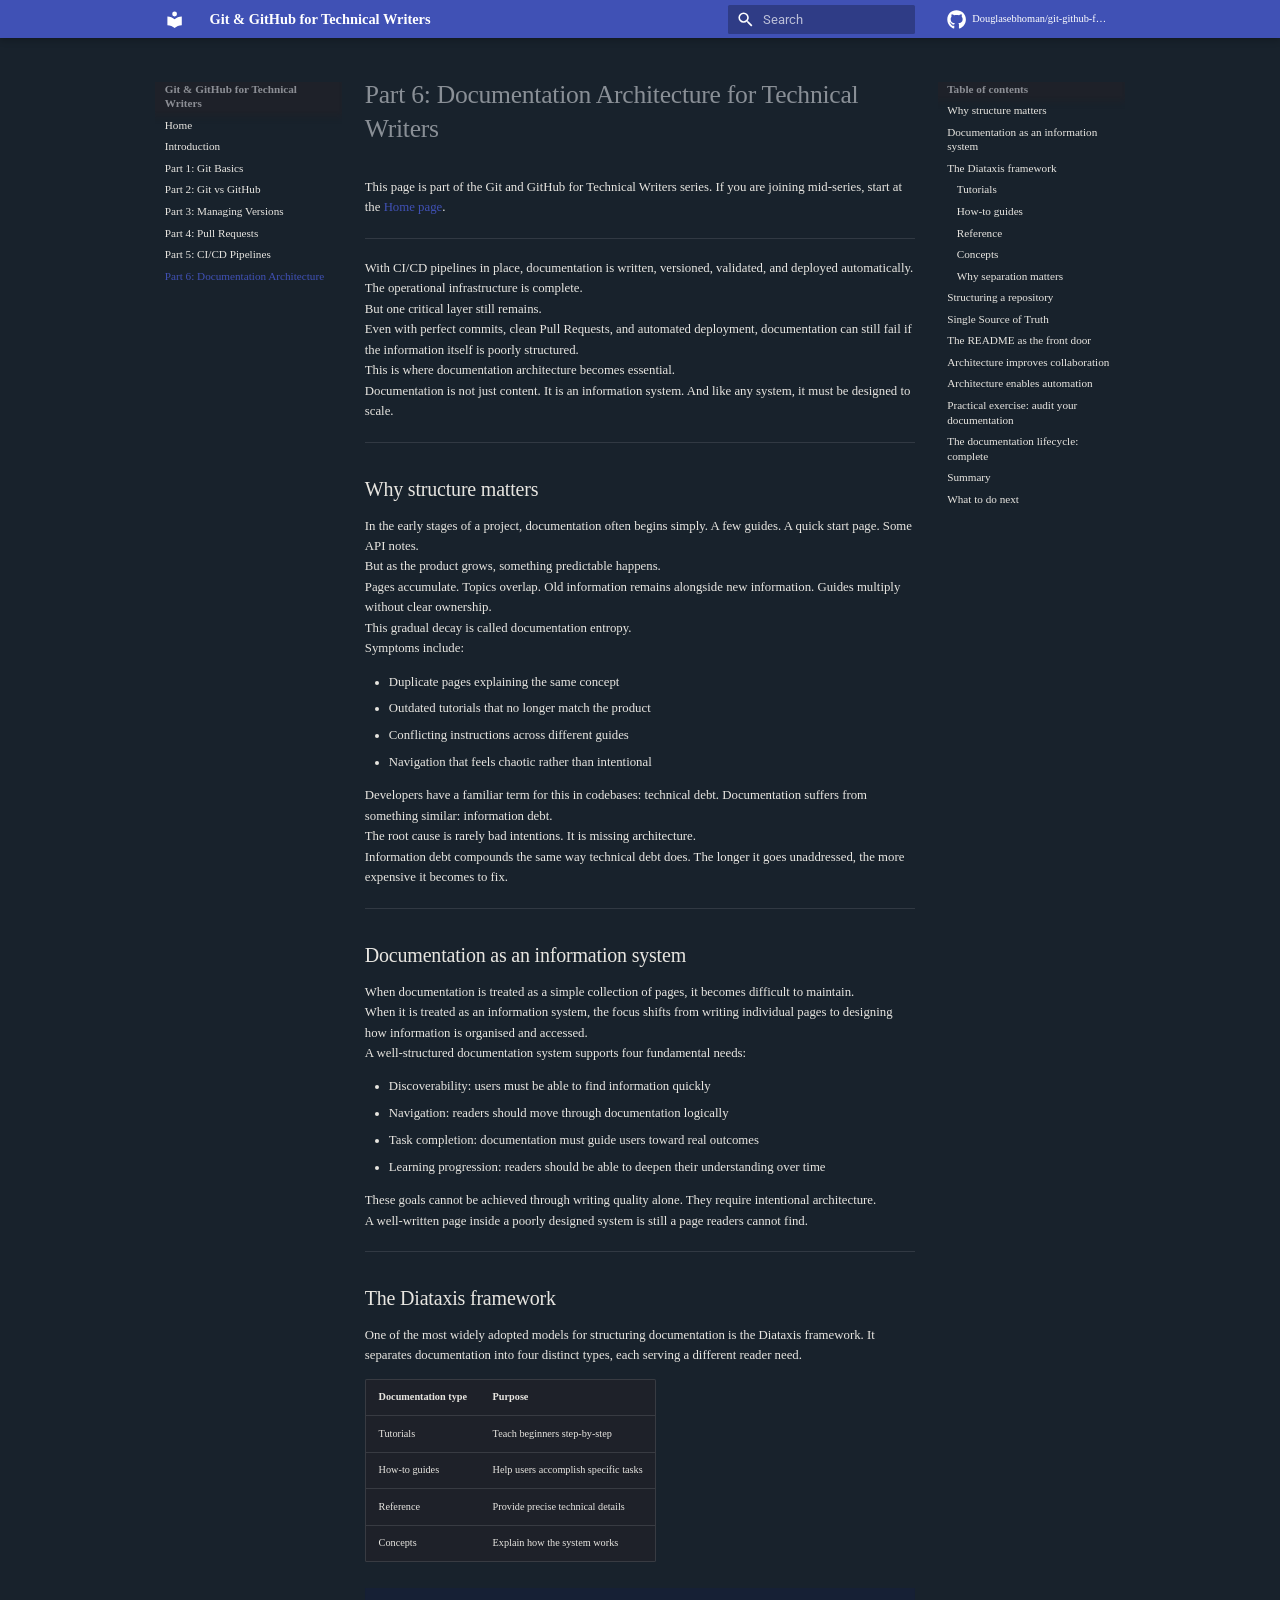
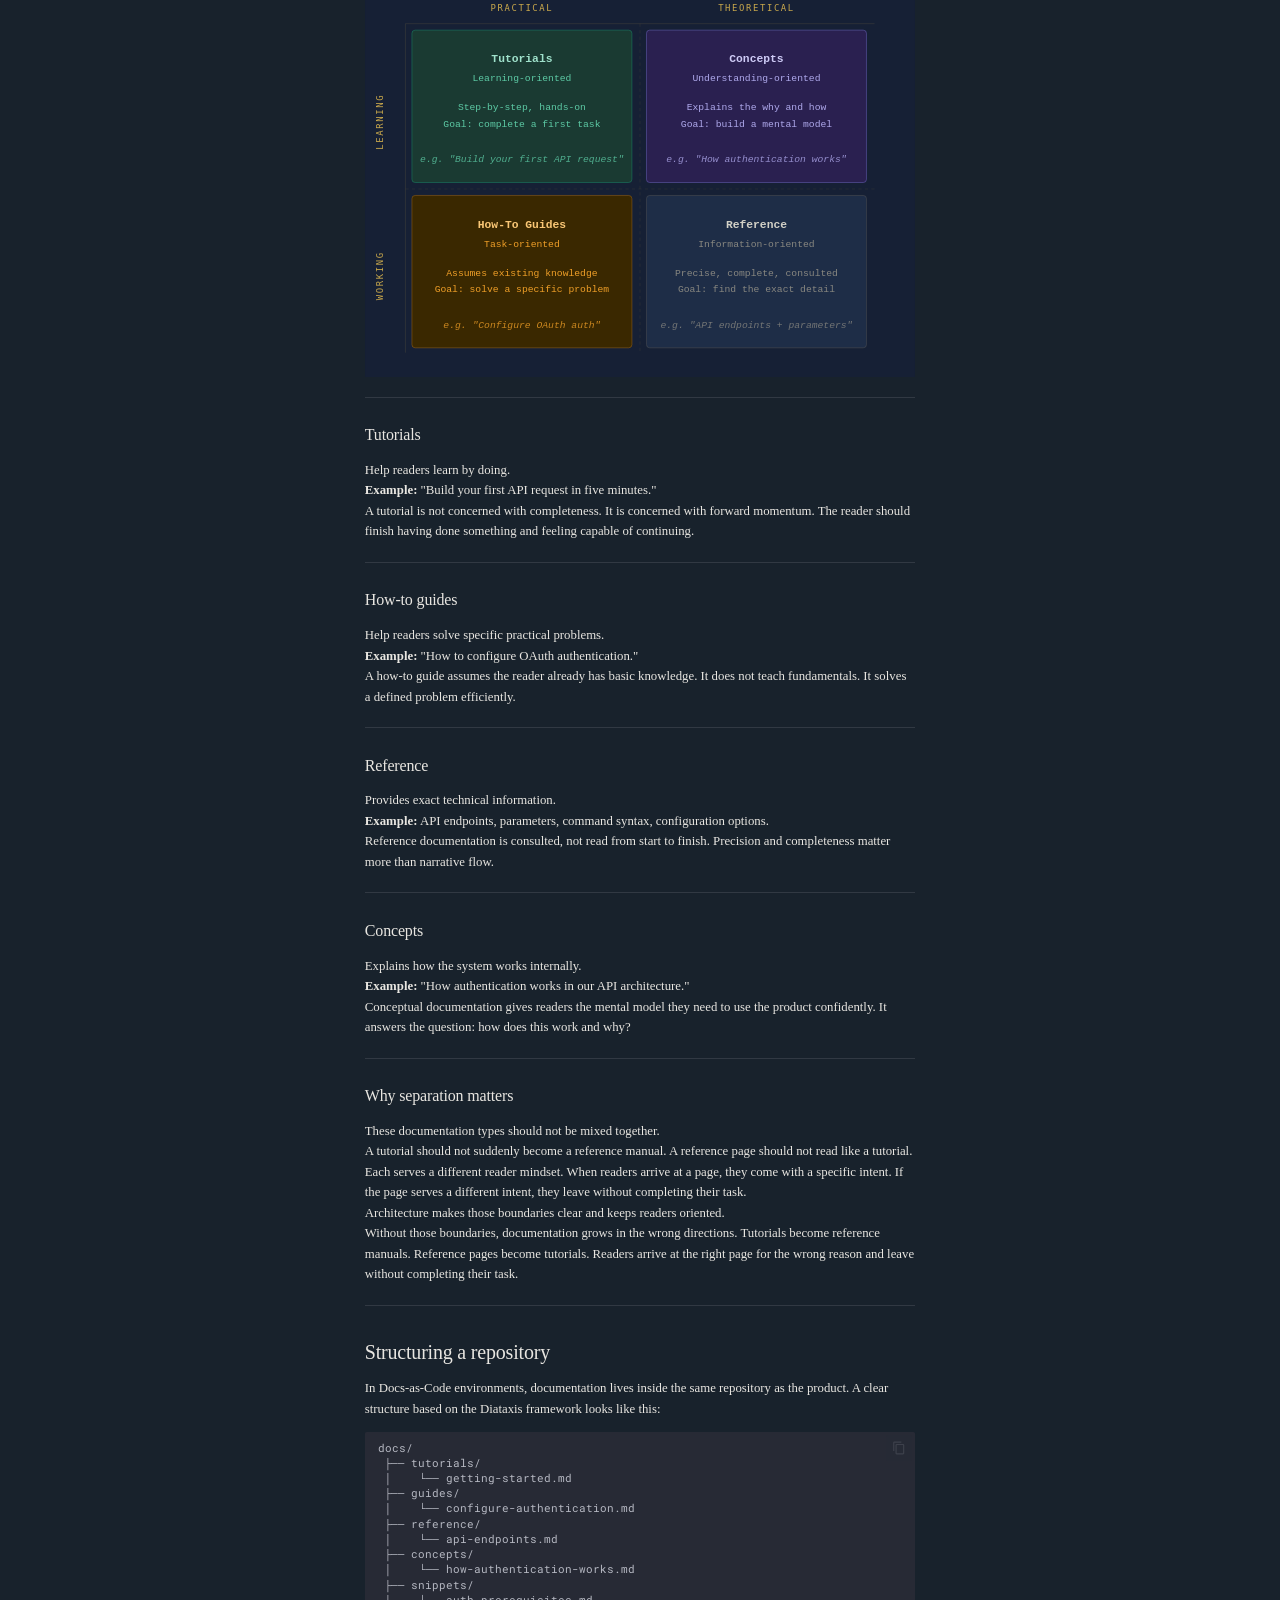
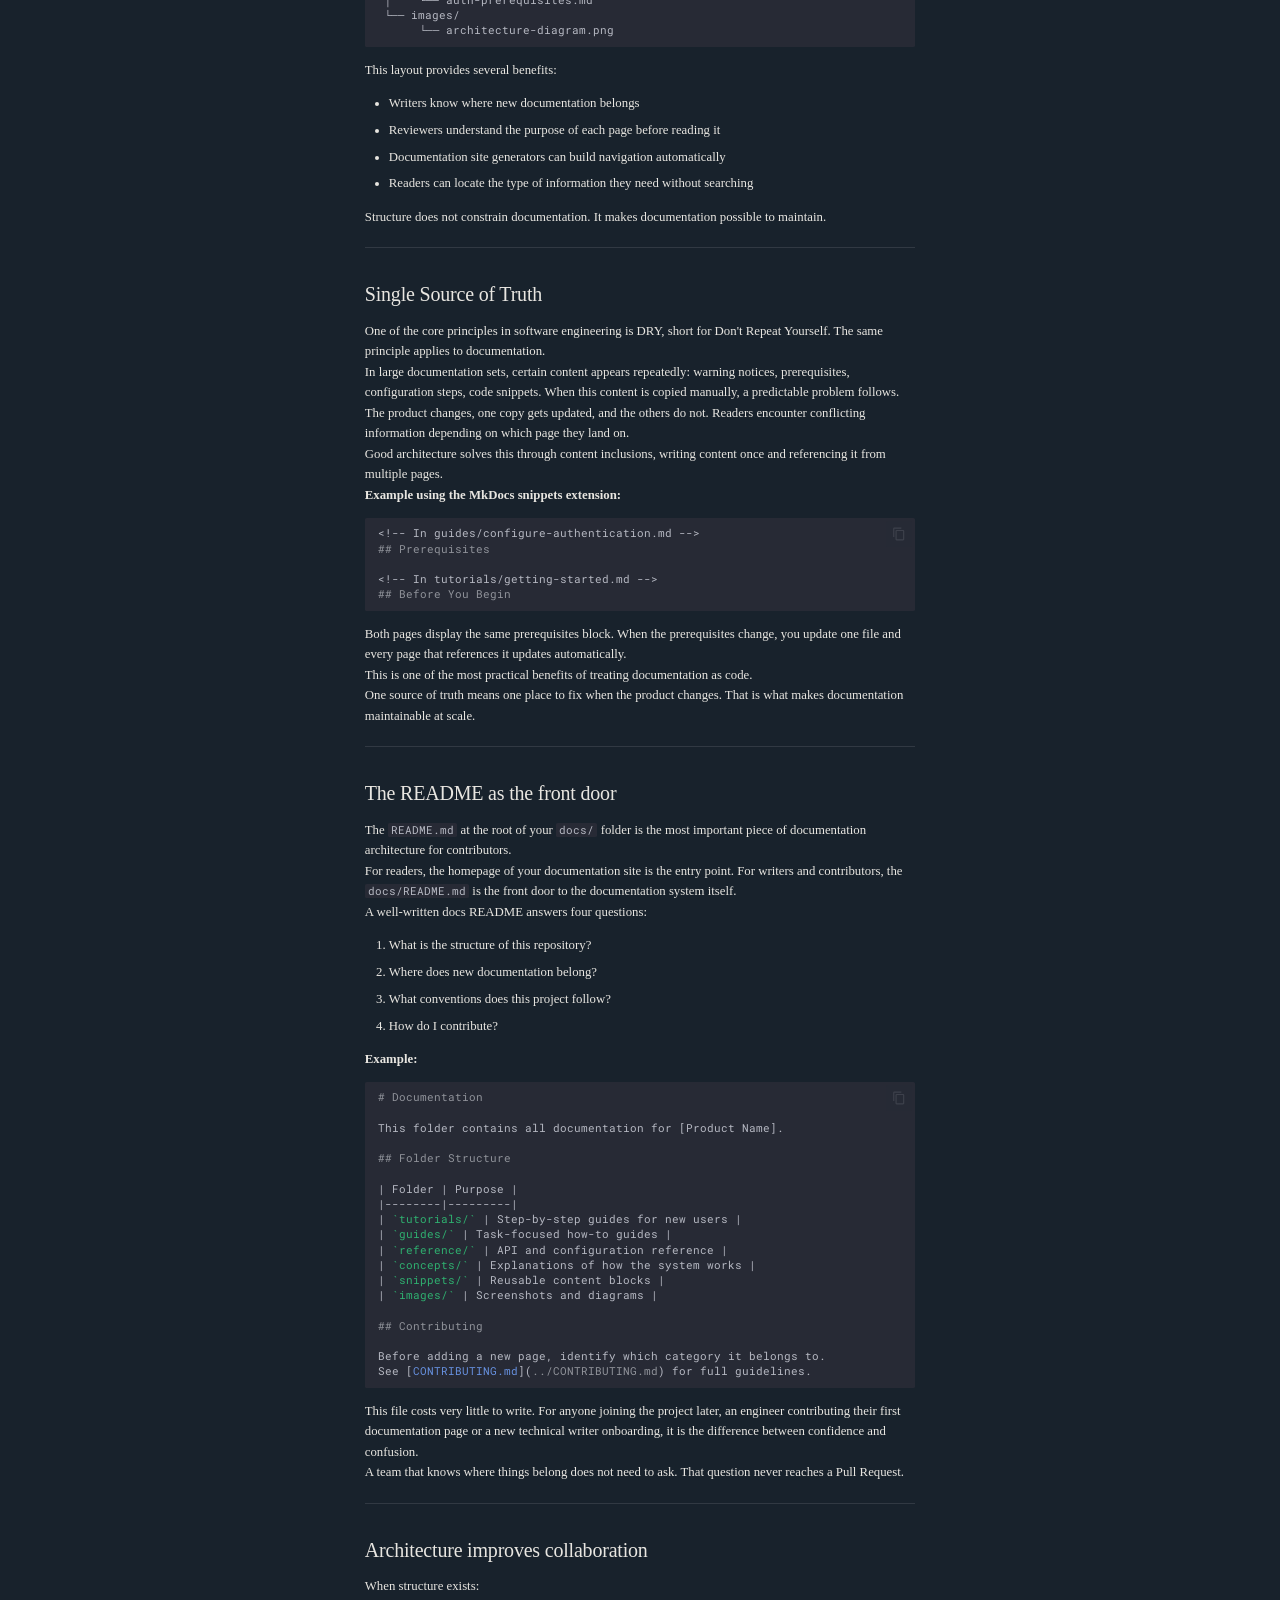
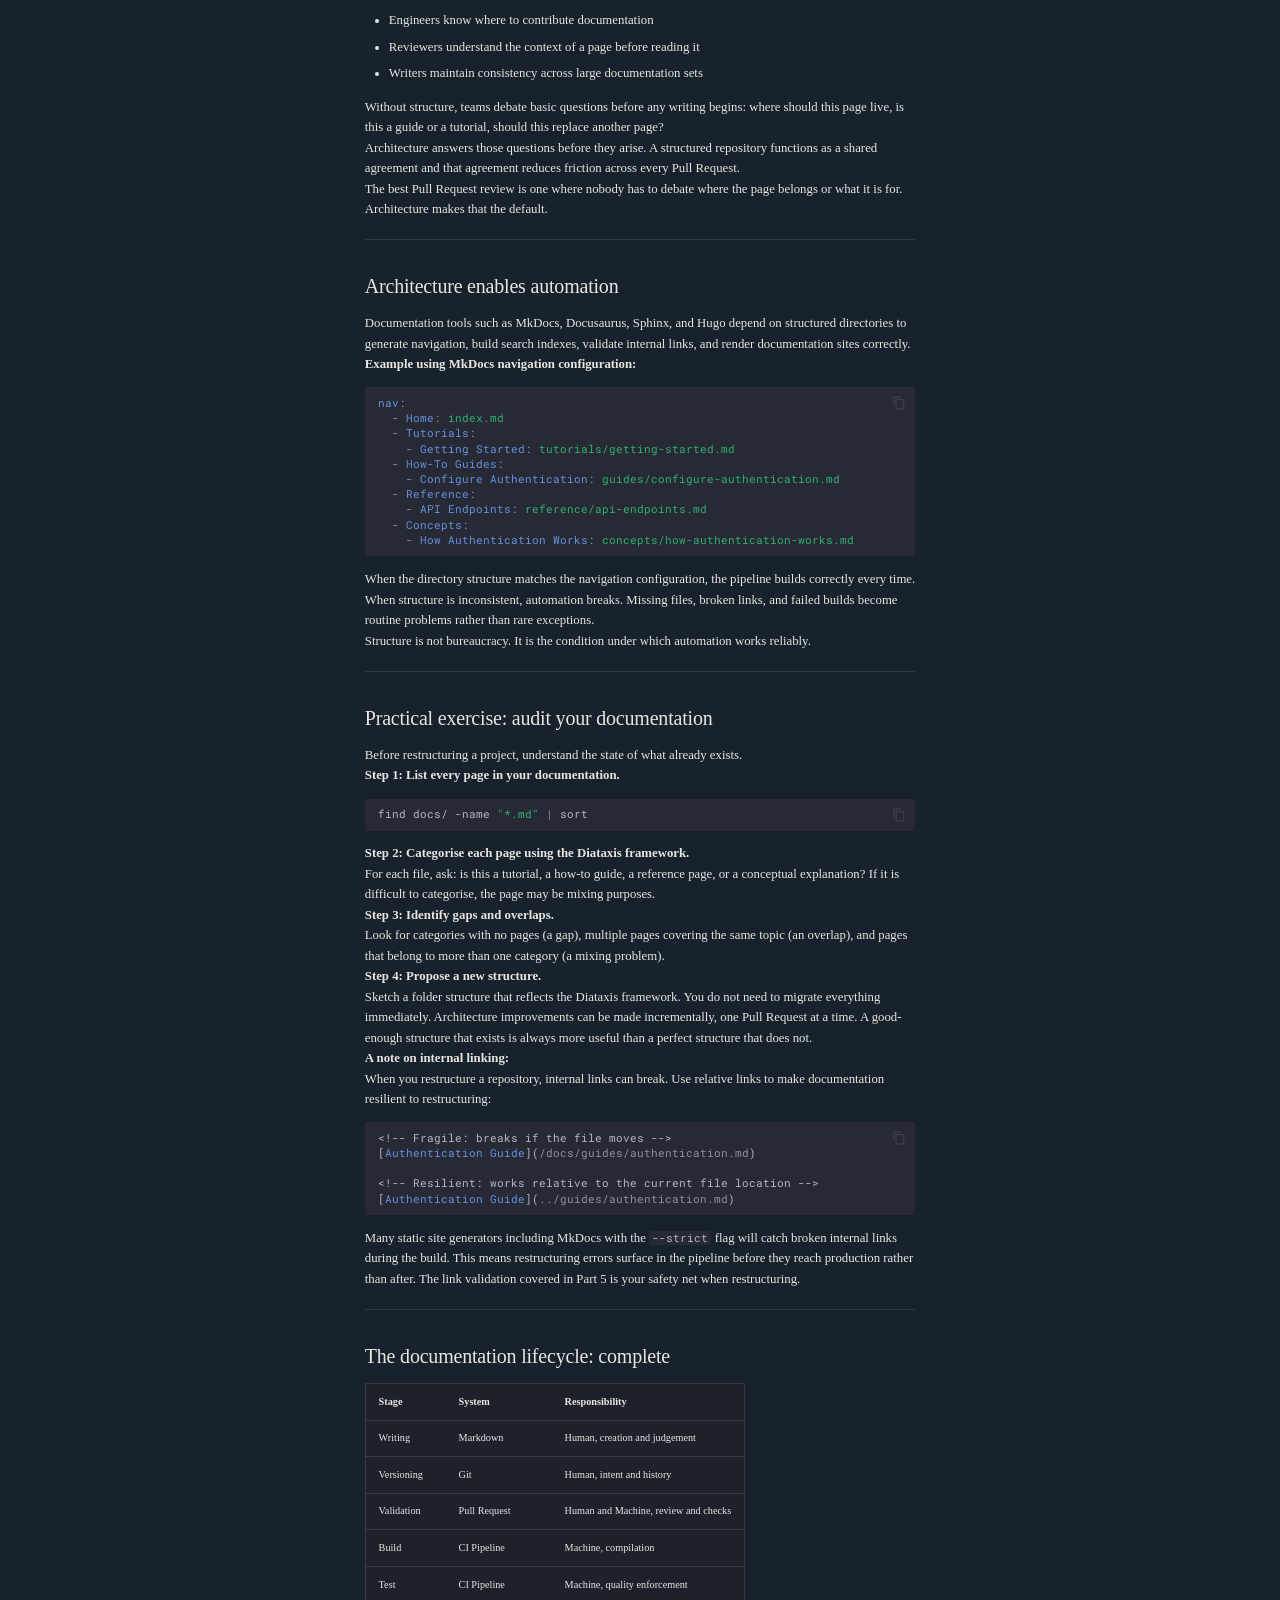
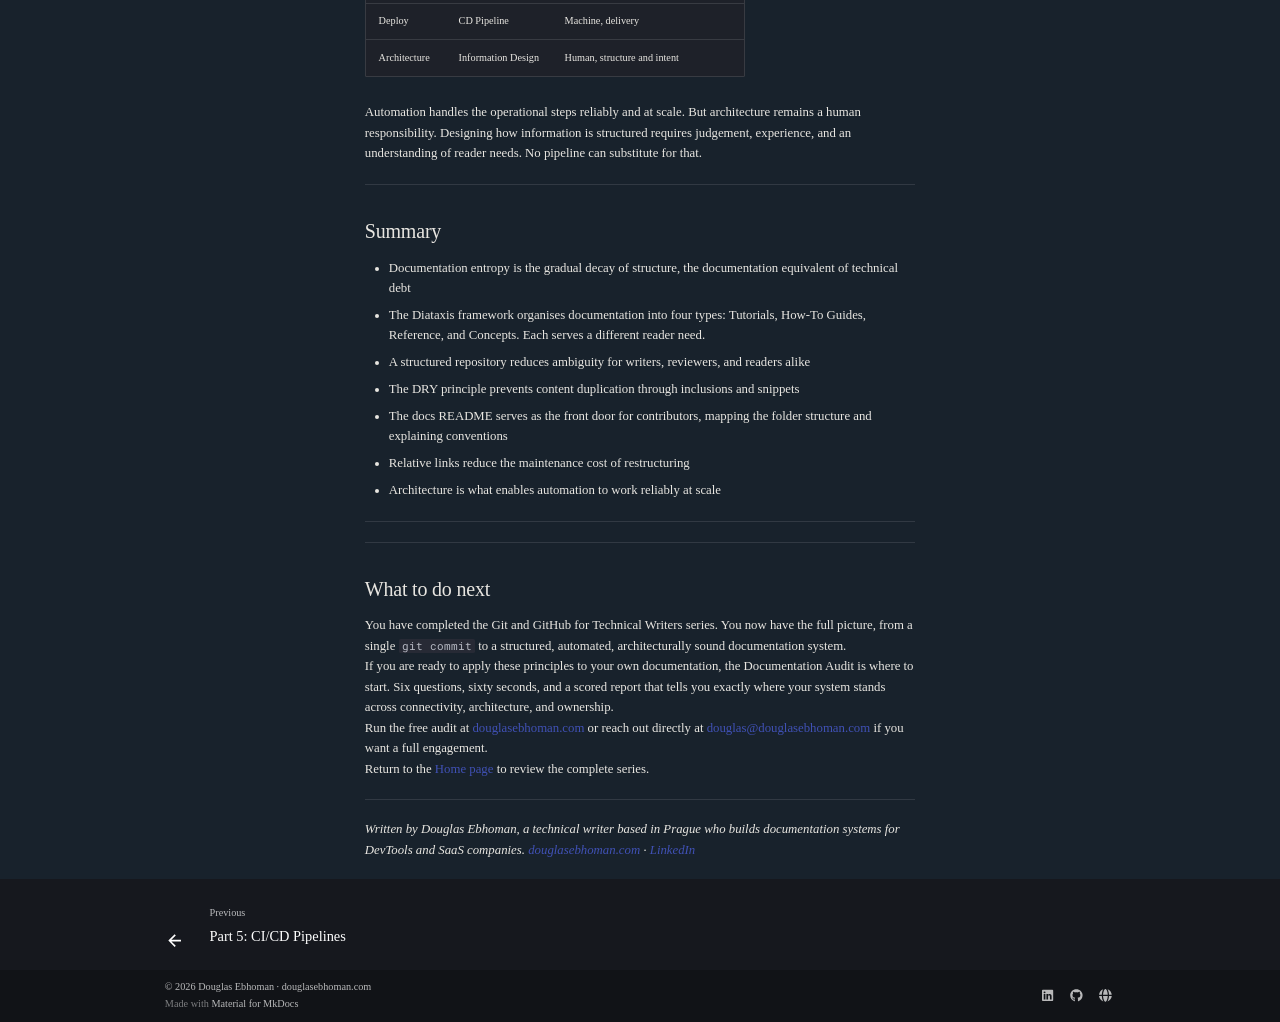
<file: part-6-repo-architecture/index.html>
<!doctype html>
<html lang="en" class="no-js">
  <head>
    
      <meta charset="utf-8">
      <meta name="viewport" content="width=device-width,initial-scale=1">
      
        <meta name="description" content="A six-part Docs-as-Code series explaining Git and GitHub workflows for technical writers, written in plain language, without assuming a software development background.">
      
      
        <meta name="author" content="Douglas Ebhoman">
      
      
        <link rel="canonical" href="https://douglasebhoman.com/git-github-for-technical-writers-series/part-6-repo-architecture/">
      
      
        <link rel="prev" href="../part-5-cicd-pipelines/">
      
      
      
        
      
      
      <link rel="icon" href="../assets/images/favicon.png">
      <meta name="generator" content="mkdocs-1.6.1, mkdocs-material-9.7.6">
    
    
      
        <title>Part 6: Documentation Architecture - Git & GitHub for Technical Writers</title>
      
    
    
      <link rel="stylesheet" href="../assets/stylesheets/main.484c7ddc.min.css">
      
        
        <link rel="stylesheet" href="../assets/stylesheets/palette.ab4e12ef.min.css">
      
      


    
    
      
    
    
      
        
        
        <link rel="preconnect" href="https://fonts.gstatic.com" crossorigin>
        <link rel="stylesheet" href="https://fonts.googleapis.com/css?family=Roboto:300,300i,400,400i,700,700i%7CRoboto+Mono:400,400i,700,700i&display=fallback">
        <style>:root{--md-text-font:"Roboto";--md-code-font:"Roboto Mono"}</style>
      
    
    
      <link rel="stylesheet" href="../stylesheets/brand.css">
    
    <script>__md_scope=new URL("..",location),__md_hash=e=>[...e].reduce(((e,_)=>(e<<5)-e+_.charCodeAt(0)),0),__md_get=(e,_=localStorage,t=__md_scope)=>JSON.parse(_.getItem(t.pathname+"."+e)),__md_set=(e,_,t=localStorage,a=__md_scope)=>{try{t.setItem(a.pathname+"."+e,JSON.stringify(_))}catch(e){}}</script>
    
      

    
    
  </head>
  
  
    
    
    
    
    
    <body dir="ltr" data-md-color-scheme="slate" data-md-color-primary="custom" data-md-color-accent="custom">
  
    
    <input class="md-toggle" data-md-toggle="drawer" type="checkbox" id="__drawer" autocomplete="off">
    <input class="md-toggle" data-md-toggle="search" type="checkbox" id="__search" autocomplete="off">
    <label class="md-overlay" for="__drawer"></label>
    <div data-md-component="skip">
      
        
        <a href="#part-6-documentation-architecture-for-technical-writers" class="md-skip">
          Skip to content
        </a>
      
    </div>
    <div data-md-component="announce">
      
    </div>
    
    
      

  

<header class="md-header md-header--shadow" data-md-component="header">
  <nav class="md-header__inner md-grid" aria-label="Header">
    <a href=".." title="Git &amp; GitHub for Technical Writers" class="md-header__button md-logo" aria-label="Git & GitHub for Technical Writers" data-md-component="logo">
      
  
  <svg xmlns="http://www.w3.org/2000/svg" viewBox="0 0 24 24"><path d="M12 8a3 3 0 0 0 3-3 3 3 0 0 0-3-3 3 3 0 0 0-3 3 3 3 0 0 0 3 3m0 3.54C9.64 9.35 6.5 8 3 8v11c3.5 0 6.64 1.35 9 3.54 2.36-2.19 5.5-3.54 9-3.54V8c-3.5 0-6.64 1.35-9 3.54"/></svg>

    </a>
    <label class="md-header__button md-icon" for="__drawer">
      
      <svg xmlns="http://www.w3.org/2000/svg" viewBox="0 0 24 24"><path d="M3 6h18v2H3zm0 5h18v2H3zm0 5h18v2H3z"/></svg>
    </label>
    <div class="md-header__title" data-md-component="header-title">
      <div class="md-header__ellipsis">
        <div class="md-header__topic">
          <span class="md-ellipsis">
            Git & GitHub for Technical Writers
          </span>
        </div>
        <div class="md-header__topic" data-md-component="header-topic">
          <span class="md-ellipsis">
            
              Part 6: Documentation Architecture
            
          </span>
        </div>
      </div>
    </div>
    
      
    
    
    
    
      
      
        <label class="md-header__button md-icon" for="__search">
          
          <svg xmlns="http://www.w3.org/2000/svg" viewBox="0 0 24 24"><path d="M9.5 3A6.5 6.5 0 0 1 16 9.5c0 1.61-.59 3.09-1.56 4.23l.27.27h.79l5 5-1.5 1.5-5-5v-.79l-.27-.27A6.52 6.52 0 0 1 9.5 16 6.5 6.5 0 0 1 3 9.5 6.5 6.5 0 0 1 9.5 3m0 2C7 5 5 7 5 9.5S7 14 9.5 14 14 12 14 9.5 12 5 9.5 5"/></svg>
        </label>
        <div class="md-search" data-md-component="search" role="dialog">
  <label class="md-search__overlay" for="__search"></label>
  <div class="md-search__inner" role="search">
    <form class="md-search__form" name="search">
      <input type="text" class="md-search__input" name="query" aria-label="Search" placeholder="Search" autocapitalize="off" autocorrect="off" autocomplete="off" spellcheck="false" data-md-component="search-query" required>
      <label class="md-search__icon md-icon" for="__search">
        
        <svg xmlns="http://www.w3.org/2000/svg" viewBox="0 0 24 24"><path d="M9.5 3A6.5 6.5 0 0 1 16 9.5c0 1.61-.59 3.09-1.56 4.23l.27.27h.79l5 5-1.5 1.5-5-5v-.79l-.27-.27A6.52 6.52 0 0 1 9.5 16 6.5 6.5 0 0 1 3 9.5 6.5 6.5 0 0 1 9.5 3m0 2C7 5 5 7 5 9.5S7 14 9.5 14 14 12 14 9.5 12 5 9.5 5"/></svg>
        
        <svg xmlns="http://www.w3.org/2000/svg" viewBox="0 0 24 24"><path d="M20 11v2H8l5.5 5.5-1.42 1.42L4.16 12l7.92-7.92L13.5 5.5 8 11z"/></svg>
      </label>
      <nav class="md-search__options" aria-label="Search">
        
        <button type="reset" class="md-search__icon md-icon" title="Clear" aria-label="Clear" tabindex="-1">
          
          <svg xmlns="http://www.w3.org/2000/svg" viewBox="0 0 24 24"><path d="M19 6.41 17.59 5 12 10.59 6.41 5 5 6.41 10.59 12 5 17.59 6.41 19 12 13.41 17.59 19 19 17.59 13.41 12z"/></svg>
        </button>
      </nav>
      
        <div class="md-search__suggest" data-md-component="search-suggest"></div>
      
    </form>
    <div class="md-search__output">
      <div class="md-search__scrollwrap" tabindex="0" data-md-scrollfix>
        <div class="md-search-result" data-md-component="search-result">
          <div class="md-search-result__meta">
            Initializing search
          </div>
          <ol class="md-search-result__list" role="presentation"></ol>
        </div>
      </div>
    </div>
  </div>
</div>
      
    
    
      <div class="md-header__source">
        <a href="https://github.com/Douglasebhoman/git-github-for-technical-writers-series" title="Go to repository" class="md-source" data-md-component="source">
  <div class="md-source__icon md-icon">
    
    <svg xmlns="http://www.w3.org/2000/svg" viewBox="0 0 512 512"><!--! Font Awesome Free 7.1.0 by @fontawesome - https://fontawesome.com License - https://fontawesome.com/license/free (Icons: CC BY 4.0, Fonts: SIL OFL 1.1, Code: MIT License) Copyright 2025 Fonticons, Inc.--><path d="M173.9 397.4c0 2-2.3 3.6-5.2 3.6-3.3.3-5.6-1.3-5.6-3.6 0-2 2.3-3.6 5.2-3.6 3-.3 5.6 1.3 5.6 3.6m-31.1-4.5c-.7 2 1.3 4.3 4.3 4.9 2.6 1 5.6 0 6.2-2s-1.3-4.3-4.3-5.2c-2.6-.7-5.5.3-6.2 2.3m44.2-1.7c-2.9.7-4.9 2.6-4.6 4.9.3 2 2.9 3.3 5.9 2.6 2.9-.7 4.9-2.6 4.6-4.6-.3-1.9-3-3.2-5.9-2.9M252.8 8C114.1 8 8 113.3 8 252c0 110.9 69.8 205.8 169.5 239.2 12.8 2.3 17.3-5.6 17.3-12.1 0-6.2-.3-40.4-.3-61.4 0 0-70 15-84.7-29.8 0 0-11.4-29.1-27.8-36.6 0 0-22.9-15.7 1.6-15.4 0 0 24.9 2 38.6 25.8 21.9 38.6 58.6 27.5 72.9 20.9 2.3-16 8.8-27.1 16-33.7-55.9-6.2-112.3-14.3-112.3-110.5 0-27.5 7.6-41.3 23.6-58.9-2.6-6.5-11.1-33.3 2.6-67.9 20.9-6.5 69 27 69 27 20-5.6 41.5-8.5 62.8-8.5s42.8 2.9 62.8 8.5c0 0 48.1-33.6 69-27 13.7 34.7 5.2 61.4 2.6 67.9 16 17.7 25.8 31.5 25.8 58.9 0 96.5-58.9 104.2-114.8 110.5 9.2 7.9 17 22.9 17 46.4 0 33.7-.3 75.4-.3 83.6 0 6.5 4.6 14.4 17.3 12.1C436.2 457.8 504 362.9 504 252 504 113.3 391.5 8 252.8 8M105.2 352.9c-1.3 1-1 3.3.7 5.2 1.6 1.6 3.9 2.3 5.2 1 1.3-1 1-3.3-.7-5.2-1.6-1.6-3.9-2.3-5.2-1m-10.8-8.1c-.7 1.3.3 2.9 2.3 3.9 1.6 1 3.6.7 4.3-.7.7-1.3-.3-2.9-2.3-3.9-2-.6-3.6-.3-4.3.7m32.4 35.6c-1.6 1.3-1 4.3 1.3 6.2 2.3 2.3 5.2 2.6 6.5 1 1.3-1.3.7-4.3-1.3-6.2-2.2-2.3-5.2-2.6-6.5-1m-11.4-14.7c-1.6 1-1.6 3.6 0 5.9s4.3 3.3 5.6 2.3c1.6-1.3 1.6-3.9 0-6.2-1.4-2.3-4-3.3-5.6-2"/></svg>
  </div>
  <div class="md-source__repository">
    Douglasebhoman/git-github-for-technical-writers-series
  </div>
</a>
      </div>
    
  </nav>
  
</header>
    
    <div class="md-container" data-md-component="container">
      
      
        
          
        
      
      <main class="md-main" data-md-component="main">
        <div class="md-main__inner md-grid">
          
            
              
              <div class="md-sidebar md-sidebar--primary" data-md-component="sidebar" data-md-type="navigation" >
                <div class="md-sidebar__scrollwrap">
                  <div class="md-sidebar__inner">
                    



<nav class="md-nav md-nav--primary" aria-label="Navigation" data-md-level="0">
  <label class="md-nav__title" for="__drawer">
    <a href=".." title="Git &amp; GitHub for Technical Writers" class="md-nav__button md-logo" aria-label="Git & GitHub for Technical Writers" data-md-component="logo">
      
  
  <svg xmlns="http://www.w3.org/2000/svg" viewBox="0 0 24 24"><path d="M12 8a3 3 0 0 0 3-3 3 3 0 0 0-3-3 3 3 0 0 0-3 3 3 3 0 0 0 3 3m0 3.54C9.64 9.35 6.5 8 3 8v11c3.5 0 6.64 1.35 9 3.54 2.36-2.19 5.5-3.54 9-3.54V8c-3.5 0-6.64 1.35-9 3.54"/></svg>

    </a>
    Git & GitHub for Technical Writers
  </label>
  
    <div class="md-nav__source">
      <a href="https://github.com/Douglasebhoman/git-github-for-technical-writers-series" title="Go to repository" class="md-source" data-md-component="source">
  <div class="md-source__icon md-icon">
    
    <svg xmlns="http://www.w3.org/2000/svg" viewBox="0 0 512 512"><!--! Font Awesome Free 7.1.0 by @fontawesome - https://fontawesome.com License - https://fontawesome.com/license/free (Icons: CC BY 4.0, Fonts: SIL OFL 1.1, Code: MIT License) Copyright 2025 Fonticons, Inc.--><path d="M173.9 397.4c0 2-2.3 3.6-5.2 3.6-3.3.3-5.6-1.3-5.6-3.6 0-2 2.3-3.6 5.2-3.6 3-.3 5.6 1.3 5.6 3.6m-31.1-4.5c-.7 2 1.3 4.3 4.3 4.9 2.6 1 5.6 0 6.2-2s-1.3-4.3-4.3-5.2c-2.6-.7-5.5.3-6.2 2.3m44.2-1.7c-2.9.7-4.9 2.6-4.6 4.9.3 2 2.9 3.3 5.9 2.6 2.9-.7 4.9-2.6 4.6-4.6-.3-1.9-3-3.2-5.9-2.9M252.8 8C114.1 8 8 113.3 8 252c0 110.9 69.8 205.8 169.5 239.2 12.8 2.3 17.3-5.6 17.3-12.1 0-6.2-.3-40.4-.3-61.4 0 0-70 15-84.7-29.8 0 0-11.4-29.1-27.8-36.6 0 0-22.9-15.7 1.6-15.4 0 0 24.9 2 38.6 25.8 21.9 38.6 58.6 27.5 72.9 20.9 2.3-16 8.8-27.1 16-33.7-55.9-6.2-112.3-14.3-112.3-110.5 0-27.5 7.6-41.3 23.6-58.9-2.6-6.5-11.1-33.3 2.6-67.9 20.9-6.5 69 27 69 27 20-5.6 41.5-8.5 62.8-8.5s42.8 2.9 62.8 8.5c0 0 48.1-33.6 69-27 13.7 34.7 5.2 61.4 2.6 67.9 16 17.7 25.8 31.5 25.8 58.9 0 96.5-58.9 104.2-114.8 110.5 9.2 7.9 17 22.9 17 46.4 0 33.7-.3 75.4-.3 83.6 0 6.5 4.6 14.4 17.3 12.1C436.2 457.8 504 362.9 504 252 504 113.3 391.5 8 252.8 8M105.2 352.9c-1.3 1-1 3.3.7 5.2 1.6 1.6 3.9 2.3 5.2 1 1.3-1 1-3.3-.7-5.2-1.6-1.6-3.9-2.3-5.2-1m-10.8-8.1c-.7 1.3.3 2.9 2.3 3.9 1.6 1 3.6.7 4.3-.7.7-1.3-.3-2.9-2.3-3.9-2-.6-3.6-.3-4.3.7m32.4 35.6c-1.6 1.3-1 4.3 1.3 6.2 2.3 2.3 5.2 2.6 6.5 1 1.3-1.3.7-4.3-1.3-6.2-2.2-2.3-5.2-2.6-6.5-1m-11.4-14.7c-1.6 1-1.6 3.6 0 5.9s4.3 3.3 5.6 2.3c1.6-1.3 1.6-3.9 0-6.2-1.4-2.3-4-3.3-5.6-2"/></svg>
  </div>
  <div class="md-source__repository">
    Douglasebhoman/git-github-for-technical-writers-series
  </div>
</a>
    </div>
  
  <ul class="md-nav__list" data-md-scrollfix>
    
      
      
  
  
  
  
    <li class="md-nav__item">
      <a href=".." class="md-nav__link">
        
  
  
  <span class="md-ellipsis">
    
  
    Home
  

    
  </span>
  
  

      </a>
    </li>
  

    
      
      
  
  
  
  
    <li class="md-nav__item">
      <a href="../introduction/" class="md-nav__link">
        
  
  
  <span class="md-ellipsis">
    
  
    Introduction
  

    
  </span>
  
  

      </a>
    </li>
  

    
      
      
  
  
  
  
    <li class="md-nav__item">
      <a href="../part-1-git-basics/" class="md-nav__link">
        
  
  
  <span class="md-ellipsis">
    
  
    Part 1: Git Basics
  

    
  </span>
  
  

      </a>
    </li>
  

    
      
      
  
  
  
  
    <li class="md-nav__item">
      <a href="../part-2-git-vs-github/" class="md-nav__link">
        
  
  
  <span class="md-ellipsis">
    
  
    Part 2: Git vs GitHub
  

    
  </span>
  
  

      </a>
    </li>
  

    
      
      
  
  
  
  
    <li class="md-nav__item">
      <a href="../part-3-versioning/" class="md-nav__link">
        
  
  
  <span class="md-ellipsis">
    
  
    Part 3: Managing Versions
  

    
  </span>
  
  

      </a>
    </li>
  

    
      
      
  
  
  
  
    <li class="md-nav__item">
      <a href="../part-4-pull-requests/" class="md-nav__link">
        
  
  
  <span class="md-ellipsis">
    
  
    Part 4: Pull Requests
  

    
  </span>
  
  

      </a>
    </li>
  

    
      
      
  
  
  
  
    <li class="md-nav__item">
      <a href="../part-5-cicd-pipelines/" class="md-nav__link">
        
  
  
  <span class="md-ellipsis">
    
  
    Part 5: CI/CD Pipelines
  

    
  </span>
  
  

      </a>
    </li>
  

    
      
      
  
  
    
  
  
  
    <li class="md-nav__item md-nav__item--active">
      
      <input class="md-nav__toggle md-toggle" type="checkbox" id="__toc">
      
      
        
      
      
        <label class="md-nav__link md-nav__link--active" for="__toc">
          
  
  
  <span class="md-ellipsis">
    
  
    Part 6: Documentation Architecture
  

    
  </span>
  
  

          <span class="md-nav__icon md-icon"></span>
        </label>
      
      <a href="./" class="md-nav__link md-nav__link--active">
        
  
  
  <span class="md-ellipsis">
    
  
    Part 6: Documentation Architecture
  

    
  </span>
  
  

      </a>
      
        

<nav class="md-nav md-nav--secondary" aria-label="Table of contents">
  
  
  
    
  
  
    <label class="md-nav__title" for="__toc">
      <span class="md-nav__icon md-icon"></span>
      Table of contents
    </label>
    <ul class="md-nav__list" data-md-component="toc" data-md-scrollfix>
      
        <li class="md-nav__item">
  <a href="#why-structure-matters" class="md-nav__link">
    <span class="md-ellipsis">
      
        Why structure matters
      
    </span>
  </a>
  
</li>
      
        <li class="md-nav__item">
  <a href="#documentation-as-an-information-system" class="md-nav__link">
    <span class="md-ellipsis">
      
        Documentation as an information system
      
    </span>
  </a>
  
</li>
      
        <li class="md-nav__item">
  <a href="#the-diataxis-framework" class="md-nav__link">
    <span class="md-ellipsis">
      
        The Diataxis framework
      
    </span>
  </a>
  
    <nav class="md-nav" aria-label="The Diataxis framework">
      <ul class="md-nav__list">
        
          <li class="md-nav__item">
  <a href="#tutorials" class="md-nav__link">
    <span class="md-ellipsis">
      
        Tutorials
      
    </span>
  </a>
  
</li>
        
          <li class="md-nav__item">
  <a href="#how-to-guides" class="md-nav__link">
    <span class="md-ellipsis">
      
        How-to guides
      
    </span>
  </a>
  
</li>
        
          <li class="md-nav__item">
  <a href="#reference" class="md-nav__link">
    <span class="md-ellipsis">
      
        Reference
      
    </span>
  </a>
  
</li>
        
          <li class="md-nav__item">
  <a href="#concepts" class="md-nav__link">
    <span class="md-ellipsis">
      
        Concepts
      
    </span>
  </a>
  
</li>
        
          <li class="md-nav__item">
  <a href="#why-separation-matters" class="md-nav__link">
    <span class="md-ellipsis">
      
        Why separation matters
      
    </span>
  </a>
  
</li>
        
      </ul>
    </nav>
  
</li>
      
        <li class="md-nav__item">
  <a href="#structuring-a-repository" class="md-nav__link">
    <span class="md-ellipsis">
      
        Structuring a repository
      
    </span>
  </a>
  
</li>
      
        <li class="md-nav__item">
  <a href="#single-source-of-truth" class="md-nav__link">
    <span class="md-ellipsis">
      
        Single Source of Truth
      
    </span>
  </a>
  
</li>
      
        <li class="md-nav__item">
  <a href="#the-readme-as-the-front-door" class="md-nav__link">
    <span class="md-ellipsis">
      
        The README as the front door
      
    </span>
  </a>
  
</li>
      
        <li class="md-nav__item">
  <a href="#architecture-improves-collaboration" class="md-nav__link">
    <span class="md-ellipsis">
      
        Architecture improves collaboration
      
    </span>
  </a>
  
</li>
      
        <li class="md-nav__item">
  <a href="#architecture-enables-automation" class="md-nav__link">
    <span class="md-ellipsis">
      
        Architecture enables automation
      
    </span>
  </a>
  
</li>
      
        <li class="md-nav__item">
  <a href="#practical-exercise-audit-your-documentation" class="md-nav__link">
    <span class="md-ellipsis">
      
        Practical exercise: audit your documentation
      
    </span>
  </a>
  
</li>
      
        <li class="md-nav__item">
  <a href="#the-documentation-lifecycle-complete" class="md-nav__link">
    <span class="md-ellipsis">
      
        The documentation lifecycle: complete
      
    </span>
  </a>
  
</li>
      
        <li class="md-nav__item">
  <a href="#summary" class="md-nav__link">
    <span class="md-ellipsis">
      
        Summary
      
    </span>
  </a>
  
</li>
      
        <li class="md-nav__item">
  <a href="#what-to-do-next" class="md-nav__link">
    <span class="md-ellipsis">
      
        What to do next
      
    </span>
  </a>
  
</li>
      
    </ul>
  
</nav>
      
    </li>
  

    
  </ul>
</nav>
                  </div>
                </div>
              </div>
            
            
              
              <div class="md-sidebar md-sidebar--secondary" data-md-component="sidebar" data-md-type="toc" >
                <div class="md-sidebar__scrollwrap">
                  <div class="md-sidebar__inner">
                    

<nav class="md-nav md-nav--secondary" aria-label="Table of contents">
  
  
  
    
  
  
    <label class="md-nav__title" for="__toc">
      <span class="md-nav__icon md-icon"></span>
      Table of contents
    </label>
    <ul class="md-nav__list" data-md-component="toc" data-md-scrollfix>
      
        <li class="md-nav__item">
  <a href="#why-structure-matters" class="md-nav__link">
    <span class="md-ellipsis">
      
        Why structure matters
      
    </span>
  </a>
  
</li>
      
        <li class="md-nav__item">
  <a href="#documentation-as-an-information-system" class="md-nav__link">
    <span class="md-ellipsis">
      
        Documentation as an information system
      
    </span>
  </a>
  
</li>
      
        <li class="md-nav__item">
  <a href="#the-diataxis-framework" class="md-nav__link">
    <span class="md-ellipsis">
      
        The Diataxis framework
      
    </span>
  </a>
  
    <nav class="md-nav" aria-label="The Diataxis framework">
      <ul class="md-nav__list">
        
          <li class="md-nav__item">
  <a href="#tutorials" class="md-nav__link">
    <span class="md-ellipsis">
      
        Tutorials
      
    </span>
  </a>
  
</li>
        
          <li class="md-nav__item">
  <a href="#how-to-guides" class="md-nav__link">
    <span class="md-ellipsis">
      
        How-to guides
      
    </span>
  </a>
  
</li>
        
          <li class="md-nav__item">
  <a href="#reference" class="md-nav__link">
    <span class="md-ellipsis">
      
        Reference
      
    </span>
  </a>
  
</li>
        
          <li class="md-nav__item">
  <a href="#concepts" class="md-nav__link">
    <span class="md-ellipsis">
      
        Concepts
      
    </span>
  </a>
  
</li>
        
          <li class="md-nav__item">
  <a href="#why-separation-matters" class="md-nav__link">
    <span class="md-ellipsis">
      
        Why separation matters
      
    </span>
  </a>
  
</li>
        
      </ul>
    </nav>
  
</li>
      
        <li class="md-nav__item">
  <a href="#structuring-a-repository" class="md-nav__link">
    <span class="md-ellipsis">
      
        Structuring a repository
      
    </span>
  </a>
  
</li>
      
        <li class="md-nav__item">
  <a href="#single-source-of-truth" class="md-nav__link">
    <span class="md-ellipsis">
      
        Single Source of Truth
      
    </span>
  </a>
  
</li>
      
        <li class="md-nav__item">
  <a href="#the-readme-as-the-front-door" class="md-nav__link">
    <span class="md-ellipsis">
      
        The README as the front door
      
    </span>
  </a>
  
</li>
      
        <li class="md-nav__item">
  <a href="#architecture-improves-collaboration" class="md-nav__link">
    <span class="md-ellipsis">
      
        Architecture improves collaboration
      
    </span>
  </a>
  
</li>
      
        <li class="md-nav__item">
  <a href="#architecture-enables-automation" class="md-nav__link">
    <span class="md-ellipsis">
      
        Architecture enables automation
      
    </span>
  </a>
  
</li>
      
        <li class="md-nav__item">
  <a href="#practical-exercise-audit-your-documentation" class="md-nav__link">
    <span class="md-ellipsis">
      
        Practical exercise: audit your documentation
      
    </span>
  </a>
  
</li>
      
        <li class="md-nav__item">
  <a href="#the-documentation-lifecycle-complete" class="md-nav__link">
    <span class="md-ellipsis">
      
        The documentation lifecycle: complete
      
    </span>
  </a>
  
</li>
      
        <li class="md-nav__item">
  <a href="#summary" class="md-nav__link">
    <span class="md-ellipsis">
      
        Summary
      
    </span>
  </a>
  
</li>
      
        <li class="md-nav__item">
  <a href="#what-to-do-next" class="md-nav__link">
    <span class="md-ellipsis">
      
        What to do next
      
    </span>
  </a>
  
</li>
      
    </ul>
  
</nav>
                  </div>
                </div>
              </div>
            
          
          
            <div class="md-content" data-md-component="content">
              
              <article class="md-content__inner md-typeset">
                
                  


  
  


<h1 id="part-6-documentation-architecture-for-technical-writers">Part 6: Documentation Architecture for Technical Writers<a class="headerlink" href="#part-6-documentation-architecture-for-technical-writers" title="Permanent link">&para;</a></h1>
<p>This page is part of the Git and GitHub for Technical Writers series. If you are joining mid-series, start at the <a href="../">Home page</a>.</p>
<hr />
<p>With CI/CD pipelines in place, documentation is written, versioned, validated, and deployed automatically. The operational infrastructure is complete.</p>
<p>But one critical layer still remains.</p>
<p>Even with perfect commits, clean Pull Requests, and automated deployment, documentation can still fail if the information itself is poorly structured.</p>
<p>This is where documentation architecture becomes essential.</p>
<p>Documentation is not just content. It is an information system. And like any system, it must be designed to scale.</p>
<hr />
<h2 id="why-structure-matters">Why structure matters<a class="headerlink" href="#why-structure-matters" title="Permanent link">&para;</a></h2>
<p>In the early stages of a project, documentation often begins simply. A few guides. A quick start page. Some API notes.</p>
<p>But as the product grows, something predictable happens.</p>
<p>Pages accumulate. Topics overlap. Old information remains alongside new information. Guides multiply without clear ownership.</p>
<p>This gradual decay is called documentation entropy.</p>
<p>Symptoms include:</p>
<ul>
<li>Duplicate pages explaining the same concept</li>
<li>Outdated tutorials that no longer match the product</li>
<li>Conflicting instructions across different guides</li>
<li>Navigation that feels chaotic rather than intentional</li>
</ul>
<p>Developers have a familiar term for this in codebases: technical debt. Documentation suffers from something similar: information debt.</p>
<p>The root cause is rarely bad intentions. It is missing architecture.</p>
<p>Information debt compounds the same way technical debt does. The longer it goes unaddressed, the more expensive it becomes to fix.</p>
<hr />
<h2 id="documentation-as-an-information-system">Documentation as an information system<a class="headerlink" href="#documentation-as-an-information-system" title="Permanent link">&para;</a></h2>
<p>When documentation is treated as a simple collection of pages, it becomes difficult to maintain.</p>
<p>When it is treated as an information system, the focus shifts from writing individual pages to designing how information is organised and accessed.</p>
<p>A well-structured documentation system supports four fundamental needs:</p>
<ul>
<li>Discoverability: users must be able to find information quickly</li>
<li>Navigation: readers should move through documentation logically</li>
<li>Task completion: documentation must guide users toward real outcomes</li>
<li>Learning progression: readers should be able to deepen their understanding over time</li>
</ul>
<p>These goals cannot be achieved through writing quality alone. They require intentional architecture.</p>
<p>A well-written page inside a poorly designed system is still a page readers cannot find.</p>
<hr />
<h2 id="the-diataxis-framework">The Diataxis framework<a class="headerlink" href="#the-diataxis-framework" title="Permanent link">&para;</a></h2>
<p>One of the most widely adopted models for structuring documentation is the Diataxis framework. It separates documentation into four distinct types, each serving a different reader need.</p>
<table>
<thead>
<tr>
<th>Documentation type</th>
<th>Purpose</th>
</tr>
</thead>
<tbody>
<tr>
<td>Tutorials</td>
<td>Teach beginners step-by-step</td>
</tr>
<tr>
<td>How-to guides</td>
<td>Help users accomplish specific tasks</td>
</tr>
<tr>
<td>Reference</td>
<td>Provide precise technical details</td>
</tr>
<tr>
<td>Concepts</td>
<td>Explain how the system works</td>
</tr>
</tbody>
</table>
<p><img alt="The Diataxis framework, a two-by-two grid showing Tutorials, Concepts, How-To Guides, and Reference organised by practical and theoretical axes." src="../images/diataxis-framework-diagram.svg" /></p>
<hr />
<h3 id="tutorials">Tutorials<a class="headerlink" href="#tutorials" title="Permanent link">&para;</a></h3>
<p>Help readers learn by doing.</p>
<p><strong>Example:</strong> "Build your first API request in five minutes."</p>
<p>A tutorial is not concerned with completeness. It is concerned with forward momentum. The reader should finish having done something and feeling capable of continuing.</p>
<hr />
<h3 id="how-to-guides">How-to guides<a class="headerlink" href="#how-to-guides" title="Permanent link">&para;</a></h3>
<p>Help readers solve specific practical problems.</p>
<p><strong>Example:</strong> "How to configure OAuth authentication."</p>
<p>A how-to guide assumes the reader already has basic knowledge. It does not teach fundamentals. It solves a defined problem efficiently.</p>
<hr />
<h3 id="reference">Reference<a class="headerlink" href="#reference" title="Permanent link">&para;</a></h3>
<p>Provides exact technical information.</p>
<p><strong>Example:</strong> API endpoints, parameters, command syntax, configuration options.</p>
<p>Reference documentation is consulted, not read from start to finish. Precision and completeness matter more than narrative flow.</p>
<hr />
<h3 id="concepts">Concepts<a class="headerlink" href="#concepts" title="Permanent link">&para;</a></h3>
<p>Explains how the system works internally.</p>
<p><strong>Example:</strong> "How authentication works in our API architecture."</p>
<p>Conceptual documentation gives readers the mental model they need to use the product confidently. It answers the question: how does this work and why?</p>
<hr />
<h3 id="why-separation-matters">Why separation matters<a class="headerlink" href="#why-separation-matters" title="Permanent link">&para;</a></h3>
<p>These documentation types should not be mixed together.</p>
<p>A tutorial should not suddenly become a reference manual. A reference page should not read like a tutorial.</p>
<p>Each serves a different reader mindset. When readers arrive at a page, they come with a specific intent. If the page serves a different intent, they leave without completing their task.</p>
<p>Architecture makes those boundaries clear and keeps readers oriented.</p>
<p>Without those boundaries, documentation grows in the wrong directions. Tutorials become reference manuals. Reference pages become tutorials. Readers arrive at the right page for the wrong reason and leave without completing their task.</p>
<hr />
<h2 id="structuring-a-repository">Structuring a repository<a class="headerlink" href="#structuring-a-repository" title="Permanent link">&para;</a></h2>
<p>In Docs-as-Code environments, documentation lives inside the same repository as the product. A clear structure based on the Diataxis framework looks like this:</p>
<div class="highlight"><pre><span></span><code><a id="__codelineno-0-1" name="__codelineno-0-1" href="#__codelineno-0-1"></a>docs/
<a id="__codelineno-0-2" name="__codelineno-0-2" href="#__codelineno-0-2"></a> ├── tutorials/
<a id="__codelineno-0-3" name="__codelineno-0-3" href="#__codelineno-0-3"></a> │    └── getting-started.md
<a id="__codelineno-0-4" name="__codelineno-0-4" href="#__codelineno-0-4"></a> ├── guides/
<a id="__codelineno-0-5" name="__codelineno-0-5" href="#__codelineno-0-5"></a> │    └── configure-authentication.md
<a id="__codelineno-0-6" name="__codelineno-0-6" href="#__codelineno-0-6"></a> ├── reference/
<a id="__codelineno-0-7" name="__codelineno-0-7" href="#__codelineno-0-7"></a> │    └── api-endpoints.md
<a id="__codelineno-0-8" name="__codelineno-0-8" href="#__codelineno-0-8"></a> ├── concepts/
<a id="__codelineno-0-9" name="__codelineno-0-9" href="#__codelineno-0-9"></a> │    └── how-authentication-works.md
<a id="__codelineno-0-10" name="__codelineno-0-10" href="#__codelineno-0-10"></a> ├── snippets/
<a id="__codelineno-0-11" name="__codelineno-0-11" href="#__codelineno-0-11"></a> │    └── auth-prerequisites.md
<a id="__codelineno-0-12" name="__codelineno-0-12" href="#__codelineno-0-12"></a> └── images/
<a id="__codelineno-0-13" name="__codelineno-0-13" href="#__codelineno-0-13"></a>      └── architecture-diagram.png
</code></pre></div>
<p>This layout provides several benefits:</p>
<ul>
<li>Writers know where new documentation belongs</li>
<li>Reviewers understand the purpose of each page before reading it</li>
<li>Documentation site generators can build navigation automatically</li>
<li>Readers can locate the type of information they need without searching</li>
</ul>
<p>Structure does not constrain documentation. It makes documentation possible to maintain.</p>
<hr />
<h2 id="single-source-of-truth">Single Source of Truth<a class="headerlink" href="#single-source-of-truth" title="Permanent link">&para;</a></h2>
<p>One of the core principles in software engineering is DRY, short for Don't Repeat Yourself. The same principle applies to documentation.</p>
<p>In large documentation sets, certain content appears repeatedly: warning notices, prerequisites, configuration steps, code snippets. When this content is copied manually, a predictable problem follows. The product changes, one copy gets updated, and the others do not. Readers encounter conflicting information depending on which page they land on.</p>
<p>Good architecture solves this through content inclusions, writing content once and referencing it from multiple pages.</p>
<p><strong>Example using the MkDocs snippets extension:</strong></p>
<div class="highlight"><pre><span></span><code><a id="__codelineno-1-1" name="__codelineno-1-1" href="#__codelineno-1-1"></a>&lt;!-- In guides/configure-authentication.md --&gt;
<a id="__codelineno-1-2" name="__codelineno-1-2" href="#__codelineno-1-2"></a><span class="gu">## Prerequisites</span>
<a id="__codelineno-1-3" name="__codelineno-1-3" href="#__codelineno-1-3"></a>
<a id="__codelineno-1-4" name="__codelineno-1-4" href="#__codelineno-1-4"></a>&lt;!-- In tutorials/getting-started.md --&gt;
<a id="__codelineno-1-5" name="__codelineno-1-5" href="#__codelineno-1-5"></a><span class="gu">## Before You Begin</span>
</code></pre></div>
<p>Both pages display the same prerequisites block. When the prerequisites change, you update one file and every page that references it updates automatically.</p>
<p>This is one of the most practical benefits of treating documentation as code.</p>
<p>One source of truth means one place to fix when the product changes. That is what makes documentation maintainable at scale.</p>
<hr />
<h2 id="the-readme-as-the-front-door">The README as the front door<a class="headerlink" href="#the-readme-as-the-front-door" title="Permanent link">&para;</a></h2>
<p>The <code>README.md</code> at the root of your <code>docs/</code> folder is the most important piece of documentation architecture for contributors.</p>
<p>For readers, the homepage of your documentation site is the entry point. For writers and contributors, the <code>docs/README.md</code> is the front door to the documentation system itself.</p>
<p>A well-written docs README answers four questions:</p>
<ol>
<li>What is the structure of this repository?</li>
<li>Where does new documentation belong?</li>
<li>What conventions does this project follow?</li>
<li>How do I contribute?</li>
</ol>
<p><strong>Example:</strong></p>
<div class="highlight"><pre><span></span><code><a id="__codelineno-2-1" name="__codelineno-2-1" href="#__codelineno-2-1"></a><span class="gh"># Documentation</span>
<a id="__codelineno-2-2" name="__codelineno-2-2" href="#__codelineno-2-2"></a>
<a id="__codelineno-2-3" name="__codelineno-2-3" href="#__codelineno-2-3"></a>This folder contains all documentation for [Product Name].
<a id="__codelineno-2-4" name="__codelineno-2-4" href="#__codelineno-2-4"></a>
<a id="__codelineno-2-5" name="__codelineno-2-5" href="#__codelineno-2-5"></a><span class="gu">## Folder Structure</span>
<a id="__codelineno-2-6" name="__codelineno-2-6" href="#__codelineno-2-6"></a>
<a id="__codelineno-2-7" name="__codelineno-2-7" href="#__codelineno-2-7"></a>| Folder | Purpose |
<a id="__codelineno-2-8" name="__codelineno-2-8" href="#__codelineno-2-8"></a>|--------|---------|
<a id="__codelineno-2-9" name="__codelineno-2-9" href="#__codelineno-2-9"></a>| <span class="sb">`tutorials/`</span> | Step-by-step guides for new users |
<a id="__codelineno-2-10" name="__codelineno-2-10" href="#__codelineno-2-10"></a>| <span class="sb">`guides/`</span> | Task-focused how-to guides |
<a id="__codelineno-2-11" name="__codelineno-2-11" href="#__codelineno-2-11"></a>| <span class="sb">`reference/`</span> | API and configuration reference |
<a id="__codelineno-2-12" name="__codelineno-2-12" href="#__codelineno-2-12"></a>| <span class="sb">`concepts/`</span> | Explanations of how the system works |
<a id="__codelineno-2-13" name="__codelineno-2-13" href="#__codelineno-2-13"></a>| <span class="sb">`snippets/`</span> | Reusable content blocks |
<a id="__codelineno-2-14" name="__codelineno-2-14" href="#__codelineno-2-14"></a>| <span class="sb">`images/`</span> | Screenshots and diagrams |
<a id="__codelineno-2-15" name="__codelineno-2-15" href="#__codelineno-2-15"></a>
<a id="__codelineno-2-16" name="__codelineno-2-16" href="#__codelineno-2-16"></a><span class="gu">## Contributing</span>
<a id="__codelineno-2-17" name="__codelineno-2-17" href="#__codelineno-2-17"></a>
<a id="__codelineno-2-18" name="__codelineno-2-18" href="#__codelineno-2-18"></a>Before adding a new page, identify which category it belongs to.
<a id="__codelineno-2-19" name="__codelineno-2-19" href="#__codelineno-2-19"></a>See [<span class="nt">CONTRIBUTING.md</span>](<span class="na">../CONTRIBUTING.md</span>) for full guidelines.
</code></pre></div>
<p>This file costs very little to write. For anyone joining the project later, an engineer contributing their first documentation page or a new technical writer onboarding, it is the difference between confidence and confusion.</p>
<p>A team that knows where things belong does not need to ask. That question never reaches a Pull Request.</p>
<hr />
<h2 id="architecture-improves-collaboration">Architecture improves collaboration<a class="headerlink" href="#architecture-improves-collaboration" title="Permanent link">&para;</a></h2>
<p>When structure exists:</p>
<ul>
<li>Engineers know where to contribute documentation</li>
<li>Reviewers understand the context of a page before reading it</li>
<li>Writers maintain consistency across large documentation sets</li>
</ul>
<p>Without structure, teams debate basic questions before any writing begins: where should this page live, is this a guide or a tutorial, should this replace another page?</p>
<p>Architecture answers those questions before they arise. A structured repository functions as a shared agreement and that agreement reduces friction across every Pull Request.</p>
<p>The best Pull Request review is one where nobody has to debate where the page belongs or what it is for. Architecture makes that the default.</p>
<hr />
<h2 id="architecture-enables-automation">Architecture enables automation<a class="headerlink" href="#architecture-enables-automation" title="Permanent link">&para;</a></h2>
<p>Documentation tools such as MkDocs, Docusaurus, Sphinx, and Hugo depend on structured directories to generate navigation, build search indexes, validate internal links, and render documentation sites correctly.</p>
<p><strong>Example using MkDocs navigation configuration:</strong></p>
<div class="highlight"><pre><span></span><code><a id="__codelineno-3-1" name="__codelineno-3-1" href="#__codelineno-3-1"></a><span class="nt">nav</span><span class="p">:</span>
<a id="__codelineno-3-2" name="__codelineno-3-2" href="#__codelineno-3-2"></a><span class="w">  </span><span class="p p-Indicator">-</span><span class="w"> </span><span class="nt">Home</span><span class="p">:</span><span class="w"> </span><span class="l l-Scalar l-Scalar-Plain">index.md</span>
<a id="__codelineno-3-3" name="__codelineno-3-3" href="#__codelineno-3-3"></a><span class="w">  </span><span class="p p-Indicator">-</span><span class="w"> </span><span class="nt">Tutorials</span><span class="p">:</span>
<a id="__codelineno-3-4" name="__codelineno-3-4" href="#__codelineno-3-4"></a><span class="w">    </span><span class="p p-Indicator">-</span><span class="w"> </span><span class="nt">Getting Started</span><span class="p">:</span><span class="w"> </span><span class="l l-Scalar l-Scalar-Plain">tutorials/getting-started.md</span>
<a id="__codelineno-3-5" name="__codelineno-3-5" href="#__codelineno-3-5"></a><span class="w">  </span><span class="p p-Indicator">-</span><span class="w"> </span><span class="nt">How-To Guides</span><span class="p">:</span>
<a id="__codelineno-3-6" name="__codelineno-3-6" href="#__codelineno-3-6"></a><span class="w">    </span><span class="p p-Indicator">-</span><span class="w"> </span><span class="nt">Configure Authentication</span><span class="p">:</span><span class="w"> </span><span class="l l-Scalar l-Scalar-Plain">guides/configure-authentication.md</span>
<a id="__codelineno-3-7" name="__codelineno-3-7" href="#__codelineno-3-7"></a><span class="w">  </span><span class="p p-Indicator">-</span><span class="w"> </span><span class="nt">Reference</span><span class="p">:</span>
<a id="__codelineno-3-8" name="__codelineno-3-8" href="#__codelineno-3-8"></a><span class="w">    </span><span class="p p-Indicator">-</span><span class="w"> </span><span class="nt">API Endpoints</span><span class="p">:</span><span class="w"> </span><span class="l l-Scalar l-Scalar-Plain">reference/api-endpoints.md</span>
<a id="__codelineno-3-9" name="__codelineno-3-9" href="#__codelineno-3-9"></a><span class="w">  </span><span class="p p-Indicator">-</span><span class="w"> </span><span class="nt">Concepts</span><span class="p">:</span>
<a id="__codelineno-3-10" name="__codelineno-3-10" href="#__codelineno-3-10"></a><span class="w">    </span><span class="p p-Indicator">-</span><span class="w"> </span><span class="nt">How Authentication Works</span><span class="p">:</span><span class="w"> </span><span class="l l-Scalar l-Scalar-Plain">concepts/how-authentication-works.md</span>
</code></pre></div>
<p>When the directory structure matches the navigation configuration, the pipeline builds correctly every time. When structure is inconsistent, automation breaks. Missing files, broken links, and failed builds become routine problems rather than rare exceptions.</p>
<p>Structure is not bureaucracy. It is the condition under which automation works reliably.</p>
<hr />
<h2 id="practical-exercise-audit-your-documentation">Practical exercise: audit your documentation<a class="headerlink" href="#practical-exercise-audit-your-documentation" title="Permanent link">&para;</a></h2>
<p>Before restructuring a project, understand the state of what already exists.</p>
<p><strong>Step 1: List every page in your documentation.</strong></p>
<div class="highlight"><pre><span></span><code><a id="__codelineno-4-1" name="__codelineno-4-1" href="#__codelineno-4-1"></a>find<span class="w"> </span>docs/<span class="w"> </span>-name<span class="w"> </span><span class="s2">&quot;*.md&quot;</span><span class="w"> </span><span class="p">|</span><span class="w"> </span>sort
</code></pre></div>
<p><strong>Step 2: Categorise each page using the Diataxis framework.</strong></p>
<p>For each file, ask: is this a tutorial, a how-to guide, a reference page, or a conceptual explanation? If it is difficult to categorise, the page may be mixing purposes.</p>
<p><strong>Step 3: Identify gaps and overlaps.</strong></p>
<p>Look for categories with no pages (a gap), multiple pages covering the same topic (an overlap), and pages that belong to more than one category (a mixing problem).</p>
<p><strong>Step 4: Propose a new structure.</strong></p>
<p>Sketch a folder structure that reflects the Diataxis framework. You do not need to migrate everything immediately. Architecture improvements can be made incrementally, one Pull Request at a time. A good-enough structure that exists is always more useful than a perfect structure that does not.</p>
<p><strong>A note on internal linking:</strong></p>
<p>When you restructure a repository, internal links can break. Use relative links to make documentation resilient to restructuring:</p>
<div class="highlight"><pre><span></span><code><a id="__codelineno-5-1" name="__codelineno-5-1" href="#__codelineno-5-1"></a>&lt;!-- Fragile: breaks if the file moves --&gt;
<a id="__codelineno-5-2" name="__codelineno-5-2" href="#__codelineno-5-2"></a>[<span class="nt">Authentication Guide</span>](<span class="na">/docs/guides/authentication.md</span>)
<a id="__codelineno-5-3" name="__codelineno-5-3" href="#__codelineno-5-3"></a>
<a id="__codelineno-5-4" name="__codelineno-5-4" href="#__codelineno-5-4"></a>&lt;!-- Resilient: works relative to the current file location --&gt;
<a id="__codelineno-5-5" name="__codelineno-5-5" href="#__codelineno-5-5"></a>[<span class="nt">Authentication Guide</span>](<span class="na">../guides/authentication.md</span>)
</code></pre></div>
<p>Many static site generators including MkDocs with the <code>--strict</code> flag will catch broken internal links during the build. This means restructuring errors surface in the pipeline before they reach production rather than after. The link validation covered in Part 5 is your safety net when restructuring.</p>
<hr />
<h2 id="the-documentation-lifecycle-complete">The documentation lifecycle: complete<a class="headerlink" href="#the-documentation-lifecycle-complete" title="Permanent link">&para;</a></h2>
<table>
<thead>
<tr>
<th>Stage</th>
<th>System</th>
<th>Responsibility</th>
</tr>
</thead>
<tbody>
<tr>
<td>Writing</td>
<td>Markdown</td>
<td>Human, creation and judgement</td>
</tr>
<tr>
<td>Versioning</td>
<td>Git</td>
<td>Human, intent and history</td>
</tr>
<tr>
<td>Validation</td>
<td>Pull Request</td>
<td>Human and Machine, review and checks</td>
</tr>
<tr>
<td>Build</td>
<td>CI Pipeline</td>
<td>Machine, compilation</td>
</tr>
<tr>
<td>Test</td>
<td>CI Pipeline</td>
<td>Machine, quality enforcement</td>
</tr>
<tr>
<td>Deploy</td>
<td>CD Pipeline</td>
<td>Machine, delivery</td>
</tr>
<tr>
<td>Architecture</td>
<td>Information Design</td>
<td>Human, structure and intent</td>
</tr>
</tbody>
</table>
<p>Automation handles the operational steps reliably and at scale. But architecture remains a human responsibility. Designing how information is structured requires judgement, experience, and an understanding of reader needs. No pipeline can substitute for that.</p>
<hr />
<h2 id="summary">Summary<a class="headerlink" href="#summary" title="Permanent link">&para;</a></h2>
<ul>
<li>Documentation entropy is the gradual decay of structure, the documentation equivalent of technical debt</li>
<li>The Diataxis framework organises documentation into four types: Tutorials, How-To Guides, Reference, and Concepts. Each serves a different reader need.</li>
<li>A structured repository reduces ambiguity for writers, reviewers, and readers alike</li>
<li>The DRY principle prevents content duplication through inclusions and snippets</li>
<li>The docs README serves as the front door for contributors, mapping the folder structure and explaining conventions</li>
<li>Relative links reduce the maintenance cost of restructuring</li>
<li>Architecture is what enables automation to work reliably at scale</li>
</ul>
<hr />
<hr />
<h2 id="what-to-do-next">What to do next<a class="headerlink" href="#what-to-do-next" title="Permanent link">&para;</a></h2>
<p>You have completed the Git and GitHub for Technical Writers series. You now have the full picture, from a single <code>git commit</code> to a structured, automated, architecturally sound documentation system.</p>
<p>If you are ready to apply these principles to your own documentation, the Documentation Audit is where to start. Six questions, sixty seconds, and a scored report that tells you exactly where your system stands across connectivity, architecture, and ownership.</p>
<p>Run the free audit at <a href="https://douglasebhoman.com">douglasebhoman.com</a> or reach out directly at <a href="mailto:douglas@douglasebhoman.com">douglas@douglasebhoman.com</a> if you want a full engagement.</p>
<p>Return to the <a href="../">Home page</a> to review the complete series.</p>
<hr />
<p><em>Written by Douglas Ebhoman, a technical writer based in Prague who builds documentation systems for DevTools and SaaS companies.</em>
<em><a href="https://douglasebhoman.com">douglasebhoman.com</a> · <a href="https://linkedin.com/in/douglas-ebhoman-757329289">LinkedIn</a></em></p>












                
              </article>
            </div>
          
          
<script>var target=document.getElementById(location.hash.slice(1));target&&target.name&&(target.checked=target.name.startsWith("__tabbed_"))</script>
        </div>
        
          <button type="button" class="md-top md-icon" data-md-component="top" hidden>
  
  <svg xmlns="http://www.w3.org/2000/svg" viewBox="0 0 24 24"><path d="M13 20h-2V8l-5.5 5.5-1.42-1.42L12 4.16l7.92 7.92-1.42 1.42L13 8z"/></svg>
  Back to top
</button>
        
      </main>
      
        <footer class="md-footer">
  
    
      
      <nav class="md-footer__inner md-grid" aria-label="Footer" >
        
          
          <a href="../part-5-cicd-pipelines/" class="md-footer__link md-footer__link--prev" aria-label="Previous: Part 5: CI/CD Pipelines">
            <div class="md-footer__button md-icon">
              
              <svg xmlns="http://www.w3.org/2000/svg" viewBox="0 0 24 24"><path d="M20 11v2H8l5.5 5.5-1.42 1.42L4.16 12l7.92-7.92L13.5 5.5 8 11z"/></svg>
            </div>
            <div class="md-footer__title">
              <span class="md-footer__direction">
                Previous
              </span>
              <div class="md-ellipsis">
                Part 5: CI/CD Pipelines
              </div>
            </div>
          </a>
        
        
      </nav>
    
  
  <div class="md-footer-meta md-typeset">
    <div class="md-footer-meta__inner md-grid">
      <div class="md-copyright">
  
    <div class="md-copyright__highlight">
      © 2026 Douglas Ebhoman · <a href="https://douglasebhoman.com">douglasebhoman.com</a>
    </div>
  
  
    Made with
    <a href="https://squidfunk.github.io/mkdocs-material/" target="_blank" rel="noopener">
      Material for MkDocs
    </a>
  
</div>
      
        
<div class="md-social">
  
    
    
    
    
      
      
    
    <a href="https://linkedin.com/in/douglas-ebhoman-757329289" target="_blank" rel="noopener" title="linkedin.com" class="md-social__link">
      <svg xmlns="http://www.w3.org/2000/svg" viewBox="0 0 448 512"><!--! Font Awesome Free 7.1.0 by @fontawesome - https://fontawesome.com License - https://fontawesome.com/license/free (Icons: CC BY 4.0, Fonts: SIL OFL 1.1, Code: MIT License) Copyright 2025 Fonticons, Inc.--><path d="M416 32H31.9C14.3 32 0 46.5 0 64.3v383.4C0 465.5 14.3 480 31.9 480H416c17.6 0 32-14.5 32-32.3V64.3c0-17.8-14.4-32.3-32-32.3M135.4 416H69V202.2h66.5V416zM102.2 96a38.5 38.5 0 1 1 0 77 38.5 38.5 0 1 1 0-77m282.1 320h-66.4V312c0-24.8-.5-56.7-34.5-56.7-34.6 0-39.9 27-39.9 54.9V416h-66.4V202.2h63.7v29.2h.9c8.9-16.8 30.6-34.5 62.9-34.5 67.2 0 79.7 44.3 79.7 101.9z"/></svg>
    </a>
  
    
    
    
    
      
      
    
    <a href="https://github.com/Douglasebhoman" target="_blank" rel="noopener" title="github.com" class="md-social__link">
      <svg xmlns="http://www.w3.org/2000/svg" viewBox="0 0 512 512"><!--! Font Awesome Free 7.1.0 by @fontawesome - https://fontawesome.com License - https://fontawesome.com/license/free (Icons: CC BY 4.0, Fonts: SIL OFL 1.1, Code: MIT License) Copyright 2025 Fonticons, Inc.--><path d="M173.9 397.4c0 2-2.3 3.6-5.2 3.6-3.3.3-5.6-1.3-5.6-3.6 0-2 2.3-3.6 5.2-3.6 3-.3 5.6 1.3 5.6 3.6m-31.1-4.5c-.7 2 1.3 4.3 4.3 4.9 2.6 1 5.6 0 6.2-2s-1.3-4.3-4.3-5.2c-2.6-.7-5.5.3-6.2 2.3m44.2-1.7c-2.9.7-4.9 2.6-4.6 4.9.3 2 2.9 3.3 5.9 2.6 2.9-.7 4.9-2.6 4.6-4.6-.3-1.9-3-3.2-5.9-2.9M252.8 8C114.1 8 8 113.3 8 252c0 110.9 69.8 205.8 169.5 239.2 12.8 2.3 17.3-5.6 17.3-12.1 0-6.2-.3-40.4-.3-61.4 0 0-70 15-84.7-29.8 0 0-11.4-29.1-27.8-36.6 0 0-22.9-15.7 1.6-15.4 0 0 24.9 2 38.6 25.8 21.9 38.6 58.6 27.5 72.9 20.9 2.3-16 8.8-27.1 16-33.7-55.9-6.2-112.3-14.3-112.3-110.5 0-27.5 7.6-41.3 23.6-58.9-2.6-6.5-11.1-33.3 2.6-67.9 20.9-6.5 69 27 69 27 20-5.6 41.5-8.5 62.8-8.5s42.8 2.9 62.8 8.5c0 0 48.1-33.6 69-27 13.7 34.7 5.2 61.4 2.6 67.9 16 17.7 25.8 31.5 25.8 58.9 0 96.5-58.9 104.2-114.8 110.5 9.2 7.9 17 22.9 17 46.4 0 33.7-.3 75.4-.3 83.6 0 6.5 4.6 14.4 17.3 12.1C436.2 457.8 504 362.9 504 252 504 113.3 391.5 8 252.8 8M105.2 352.9c-1.3 1-1 3.3.7 5.2 1.6 1.6 3.9 2.3 5.2 1 1.3-1 1-3.3-.7-5.2-1.6-1.6-3.9-2.3-5.2-1m-10.8-8.1c-.7 1.3.3 2.9 2.3 3.9 1.6 1 3.6.7 4.3-.7.7-1.3-.3-2.9-2.3-3.9-2-.6-3.6-.3-4.3.7m32.4 35.6c-1.6 1.3-1 4.3 1.3 6.2 2.3 2.3 5.2 2.6 6.5 1 1.3-1.3.7-4.3-1.3-6.2-2.2-2.3-5.2-2.6-6.5-1m-11.4-14.7c-1.6 1-1.6 3.6 0 5.9s4.3 3.3 5.6 2.3c1.6-1.3 1.6-3.9 0-6.2-1.4-2.3-4-3.3-5.6-2"/></svg>
    </a>
  
    
    
    
    
      
      
    
    <a href="https://douglasebhoman.com" target="_blank" rel="noopener" title="douglasebhoman.com" class="md-social__link">
      <svg xmlns="http://www.w3.org/2000/svg" viewBox="0 0 512 512"><!--! Font Awesome Free 7.1.0 by @fontawesome - https://fontawesome.com License - https://fontawesome.com/license/free (Icons: CC BY 4.0, Fonts: SIL OFL 1.1, Code: MIT License) Copyright 2025 Fonticons, Inc.--><path d="M351.9 280H161c2.9 64.5 17.2 123.9 37.5 167.4 11.4 24.5 23.7 41.8 35.1 52.4 11.2 10.5 18.9 12.2 22.9 12.2s11.7-1.7 22.9-12.2c11.4-10.6 23.7-28 35.1-52.4 20.3-43.5 34.6-102.9 37.5-167.4zm-191-48h190.9c-2.8-64.5-17.1-123.9-37.4-167.4-11.4-24.4-23.7-41.8-35.1-52.4C268.1 1.7 260.4 0 256.4 0s-11.7 1.7-22.9 12.2c-11.4 10.6-23.7 28-35.1 52.4-20.3 43.5-34.6 102.9-37.5 167.4m-48 0c3.5-85.6 25.6-165.1 57.9-217.3C78.7 47.3 10.9 131.2 1.5 232zM1.5 280c9.4 100.8 77.2 184.7 169.3 217.3-32.3-52.2-54.4-131.7-57.9-217.3zm398.4 0c-3.5 85.6-25.6 165.1-57.9 217.3 92.1-32.7 159.9-116.5 169.3-217.3zm111.4-48C501.9 131.2 434.1 47.3 342 14.7c32.3 52.2 54.4 131.7 57.9 217.3z"/></svg>
    </a>
  
</div>
      
    </div>
  </div>
</footer>
      
    </div>
    <div class="md-dialog" data-md-component="dialog">
      <div class="md-dialog__inner md-typeset"></div>
    </div>
    
    
    
      
      
      <script id="__config" type="application/json">{"annotate": null, "base": "..", "features": ["navigation.instant", "navigation.top", "navigation.sections", "navigation.footer", "search.highlight", "search.suggest", "content.code.copy"], "search": "../assets/javascripts/workers/search.2c215733.min.js", "tags": null, "translations": {"clipboard.copied": "Copied to clipboard", "clipboard.copy": "Copy to clipboard", "search.result.more.one": "1 more on this page", "search.result.more.other": "# more on this page", "search.result.none": "No matching documents", "search.result.one": "1 matching document", "search.result.other": "# matching documents", "search.result.placeholder": "Type to start searching", "search.result.term.missing": "Missing", "select.version": "Select version"}, "version": null}</script>
    
    
      <script src="../assets/javascripts/bundle.79ae519e.min.js"></script>
      
    
  </body>
</html>
</file>
<file: stylesheets/brand.css>
/* ============================================================
   CSS CUSTOM PROPERTIES
   Brand colours extracted directly from headshot background
   Primary navy:   #18222C (darkest — exact headshot bg)
   Secondary navy: #1B2632 (mid tone)
   Card navy:      #1E2935 (lighter)
   Gold:           #A68959 (warm, muted — matches banner)
   Silver:         #B8C0CC (accent)
============================================================ */
:root {
  --color-bg-primary:     #18222C;
  --color-bg-secondary:   #1B2632;
  --color-bg-card:        #1E2935;
  --color-bg-nav:         rgba(24, 34, 44, 0.95);
  --color-gold:           #A68959;
  --color-gold-muted:     #8C7248;
  --color-gold-bright:    #C9A96E;
  --color-gold-subtle:    rgba(166, 137, 89, 0.10);
  --color-gold-glow:      rgba(166, 137, 89, 0.18);
  --color-gold-border:    rgba(166, 137, 89, 0.28);
  --color-silver:         #B8C0CC;
  --color-silver-subtle:  rgba(184, 192, 204, 0.12);
  --color-silver-border:  rgba(184, 192, 204, 0.2);
  --color-text-primary:   #E8E6E1;
  --color-text-secondary: #8892A4;
  --color-text-muted:     #4A5568;
  --font-mono:            'DM Mono', monospace;
  --font-serif:           'Lora', Georgia, serif;
  --nav-height:           68px;
  --section-padding:      clamp(80px, 12vw, 140px);
  --container-max:        1160px;
  --container-padding:    clamp(20px, 5vw, 60px);
  --transition-base:      0.22s ease;
  --transition-slow:      0.4s ease;
  --ease-out-quart:       cubic-bezier(0.25, 1, 0.5, 1);
}

/* ============================================================
   RESET & BASE
============================================================ */
*, *::before, *::after {
  box-sizing: border-box;
  margin: 0;
  padding: 0;
}

html {
  scroll-behavior: smooth;
  scroll-padding-top: var(--nav-height);
  font-size: 16px;
  -webkit-text-size-adjust: 100%;
}

body {
  background-color: var(--color-bg-primary);
  color: var(--color-text-primary);
  font-family: var(--font-serif);
  font-size: 1rem;
  line-height: 1.75;
  -webkit-font-smoothing: antialiased;
  -moz-osx-font-smoothing: grayscale;
  overflow-x: hidden;
}

img { display: block; max-width: 100%; height: auto; }
a { color: inherit; text-decoration: none; }
ul { list-style: none; }
button { cursor: pointer; border: none; background: none; font: inherit; }

/* ============================================================
   ANIMATION SYSTEM
============================================================ */
.reveal-hero {
  opacity: 0;
  transform: translateY(22px);
  transition: opacity 0.7s var(--ease-out-quart),
              transform 0.7s var(--ease-out-quart);
  transition-delay: var(--delay, 0s);
}

.reveal-hero.hero-animate {
  opacity: 1;
  transform: translateY(0);
}

.reveal-on-scroll {
  opacity: 0;
  transform: translateY(32px);
  transition: opacity 0.65s var(--ease-out-quart),
              transform 0.65s var(--ease-out-quart);
  transition-delay: var(--scroll-delay, 0s);
}

.reveal-on-scroll.is-visible {
  opacity: 1;
  transform: translateY(0);
}

/* ============================================================
   TYPOGRAPHY UTILITIES
============================================================ */
.section-label {
  display: block;
  font-family: var(--font-mono);
  font-size: 0.7rem;
  font-weight: 500;
  letter-spacing: 0.22em;
  color: var(--color-gold);
  text-transform: uppercase;
  margin-bottom: 1rem;
}

.section-headline {
  font-family: var(--font-serif);
  font-size: clamp(1.9rem, 4vw, 2.8rem);
  font-weight: 500;
  line-height: 1.2;
  color: var(--color-text-primary);
  letter-spacing: -0.02em;
}

.section-intro {
  font-family: var(--font-serif);
  font-size: 1.05rem;
  color: var(--color-text-secondary);
  margin-top: 1rem;
  max-width: 520px;
  line-height: 1.7;
}

/* ============================================================
   LAYOUT UTILITIES
============================================================ */
.section-container {
  max-width: var(--container-max);
  margin: 0 auto;
  padding: 0 var(--container-padding);
}

.section { padding: var(--section-padding) 0; }
.section-header { margin-bottom: clamp(40px, 6vw, 72px); }

/* ============================================================
   NAVIGATION
============================================================ */
.nav-header {
  position: fixed;
  top: 0; left: 0; right: 0;
  z-index: 100;
  height: var(--nav-height);
  background: transparent;
  transition: background var(--transition-slow),
              border-bottom var(--transition-slow),
              box-shadow var(--transition-slow);
  border-bottom: 1px solid transparent;
}

.nav-header--scrolled {
  background: var(--color-bg-nav);
  border-bottom-color: var(--color-gold-border);
  backdrop-filter: blur(14px);
  -webkit-backdrop-filter: blur(14px);
  box-shadow: 0 4px 32px rgba(0,0,0,0.4);
}

.nav-container {
  max-width: var(--container-max);
  margin: 0 auto;
  padding: 0 var(--container-padding);
  height: 100%;
  display: flex;
  align-items: center;
  justify-content: space-between;
}

.nav-logo {
  display: flex;
  align-items: center;
  gap: 12px;
  text-decoration: none;
}

.nav-logo-name {
  font-family: var(--font-mono);
  font-size: 0.85rem;
  font-weight: 500;
  color: var(--color-text-primary);
  letter-spacing: 0.04em;
  transition: color var(--transition-base);
}

.nav-logo:hover .nav-logo-name { color: var(--color-gold); }

.nav-logo-rule {
  display: block;
  width: 24px;
  height: 1px;
  background: var(--color-gold);
  opacity: 0.6;
}

.nav-links {
  display: flex;
  align-items: center;
  gap: clamp(24px, 3vw, 40px);
}

.nav-link {
  font-family: var(--font-mono);
  font-size: 0.75rem;
  font-weight: 400;
  letter-spacing: 0.1em;
  text-transform: uppercase;
  color: var(--color-silver);
  transition: color var(--transition-base);
  position: relative;
  padding-bottom: 4px;
}

.nav-link::after {
  content: '';
  position: absolute;
  bottom: -2px; left: 0;
  width: 0; height: 1px;
  background: var(--color-gold);
  transition: width 0.3s var(--ease-out-quart);
}

.nav-link:hover { color: var(--color-gold); }
.nav-link:hover::after { width: 100%; }

.nav-link--active { color: var(--color-gold); }
.nav-link--active::after { width: 100%; }

/* Hamburger */
.nav-hamburger {
  display: none;
  flex-direction: column;
  gap: 5px;
  padding: 4px;
}

.hamburger-line {
  display: block;
  width: 22px; height: 1.5px;
  background: var(--color-text-primary);
  transition: transform var(--transition-base), opacity var(--transition-base);
  transform-origin: center;
}

.hamburger--open .hamburger-line:nth-child(1) { transform: translateY(6.5px) rotate(45deg); }
.hamburger--open .hamburger-line:nth-child(2) { opacity: 0; }
.hamburger--open .hamburger-line:nth-child(3) { transform: translateY(-6.5px) rotate(-45deg); }

/* ============================================================
   BUTTONS
============================================================ */
.btn {
  display: inline-flex;
  align-items: center;
  justify-content: center;
  font-family: var(--font-mono);
  font-size: 0.78rem;
  font-weight: 500;
  letter-spacing: 0.1em;
  text-transform: uppercase;
  padding: 14px 28px;
  transition: background var(--transition-base),
              color var(--transition-base),
              border-color var(--transition-base),
              transform 0.18s var(--ease-out-quart),
              box-shadow var(--transition-base);
  white-space: nowrap;
}

.btn:hover { transform: translateY(-2px); }
.btn:active { transform: translateY(0); }

.btn-primary {
  background: var(--color-gold);
  color: var(--color-bg-primary);
  border: 1.5px solid var(--color-gold);
}

.btn-primary:hover {
  background: var(--color-gold-bright);
  border-color: var(--color-gold-bright);
  box-shadow: 0 8px 24px rgba(166,137,89,0.3);
}

.btn-secondary {
  background: transparent;
  color: var(--color-silver);
  border: 1.5px solid var(--color-silver-border);
}

.btn-secondary:hover {
  color: var(--color-gold);
  border-color: var(--color-gold-border);
  background: var(--color-gold-subtle);
  box-shadow: 0 8px 24px rgba(166,137,89,0.12);
}

/* ============================================================
   HERO SECTION
============================================================ */
.hero {
  min-height: 100vh;
  display: flex;
  flex-direction: column;
  justify-content: center;
  padding: calc(var(--nav-height) + 40px) var(--container-padding) 80px;
  position: relative;
  background-color: var(--color-bg-primary);
  overflow: hidden;
}

.hero::before {
  content: '';
  position: absolute;
  inset: 0;
  background-image:
    linear-gradient(rgba(166, 137, 89, 0.03) 1px, transparent 1px),
    linear-gradient(90deg, rgba(166, 137, 89, 0.03) 1px, transparent 1px);
  background-size: 60px 60px;
  pointer-events: none;
}

.hero::after {
  content: '';
  position: absolute;
  top: 5%; right: 3%;
  width: 520px; height: 520px;
  background: radial-gradient(circle, rgba(166,137,89,0.07) 0%, transparent 68%);
  pointer-events: none;
  border-radius: 50%;
}

.hero-container {
  max-width: var(--container-max);
  margin: 0 auto;
  width: 100%;
  display: grid;
  grid-template-columns: 1fr auto;
  align-items: center;
  gap: clamp(40px, 6vw, 80px);
  position: relative;
  z-index: 1;
}

.hero-text { max-width: 640px; }

.hero-eyebrow {
  font-family: var(--font-mono);
  font-size: 0.72rem;
  letter-spacing: 0.18em;
  text-transform: uppercase;
  color: var(--color-silver);
  margin-bottom: 1.4rem;
}

.hero-headline {
  font-family: var(--font-serif);
  font-size: clamp(2.2rem, 5vw, 3.6rem);
  font-weight: 500;
  line-height: 1.15;
  letter-spacing: -0.025em;
  color: var(--color-text-primary);
  margin-bottom: 1.4rem;
}

.hero-headline em {
  font-style: italic;
  color: var(--color-gold);
}

.hero-subheadline {
  font-family: var(--font-mono);
  font-size: 0.78rem;
  letter-spacing: 0.08em;
  color: var(--color-silver);
  margin-bottom: 2.4rem;
  line-height: 1.6;
}

.hero-cta { display: flex; gap: 16px; flex-wrap: wrap; }

.hero-photo {
  display: flex;
  align-items: center;
  justify-content: center;
  flex-shrink: 0;
}

.hero-photo-frame {
  position: relative;
  width: 320px; height: 320px;
}

.hero-portrait {
  width: 320px; height: 320px;
  border-radius: 50%;
  object-fit: cover;
  object-position: center top;
  border: 3px solid var(--color-gold);
  position: relative;
  z-index: 2;
  transition: transform 0.5s var(--ease-out-quart),
              box-shadow 0.5s var(--ease-out-quart);
}

.hero-portrait:hover {
  transform: scale(1.02);
  box-shadow: 0 0 56px rgba(166,137,89,0.25);
}

.hero-photo-decoration {
  position: absolute;
  top: 16px; left: 16px;
  width: 100%; height: 100%;
  border-radius: 50%;
  border: 1px solid var(--color-gold-border);
  z-index: 1;
  animation: ringPulse 4s ease-in-out infinite;
}

.hero-photo-ring {
  position: absolute;
  top: 32px; left: 32px;
  width: 100%; height: 100%;
  border-radius: 50%;
  border: 1px solid var(--color-silver-border);
  z-index: 0;
  animation: ringPulse 4s ease-in-out infinite 1.2s;
}

@keyframes ringPulse {
  0%, 100% { opacity: 0.4; transform: scale(1); }
  50%       { opacity: 0.9; transform: scale(1.025); }
}

.hero-scroll-indicator {
  position: absolute;
  bottom: 32px; left: 50%;
  transform: translateX(-50%);
  display: flex;
  flex-direction: column;
  align-items: center;
  gap: 8px;
  opacity: 0.35;
  z-index: 1;
}

.scroll-label {
  font-family: var(--font-mono);
  font-size: 0.62rem;
  letter-spacing: 0.18em;
  text-transform: uppercase;
  color: var(--color-silver);
}

.scroll-line {
  display: block;
  width: 1px; height: 36px;
  background: linear-gradient(to bottom, var(--color-gold), transparent);
  animation: scrollPulse 2.2s ease-in-out infinite;
}

@keyframes scrollPulse {
  0%, 100% { opacity: 0.4; transform: scaleY(1); }
  50%       { opacity: 1;   transform: scaleY(1.15); }
}

/* ============================================================
   ACTIVITY STRIP
============================================================ */
.activity-strip {
  background: var(--color-bg-secondary);
  border-top: 1px solid var(--color-gold-border);
  border-bottom: 1px solid var(--color-gold-border);
  padding: 14px var(--container-padding);
  overflow: hidden;
}

.activity-strip-inner {
  max-width: var(--container-max);
  margin: 0 auto;
  display: flex;
  align-items: center;
  gap: 0;
  flex-wrap: wrap;
}

.activity-item {
  font-family: var(--font-mono);
  font-size: 0.68rem;
  letter-spacing: 0.1em;
  color: var(--color-text-muted);
  display: flex;
  align-items: center;
  gap: 8px;
  padding: 0 28px 0 0;
  white-space: nowrap;
}

.activity-item + .activity-item {
  padding-left: 28px;
  border-left: 1px solid var(--color-silver-border);
}

.activity-item-number {
  color: var(--color-gold);
  font-weight: 500;
}

.activity-item--available {
  margin-left: auto;
  padding-left: 28px;
  border-left: 1px solid var(--color-silver-border);
  color: #4ade80;
  display: flex;
  align-items: center;
  gap: 8px;
}

.activity-item--available::before {
  content: '';
  display: block;
  width: 6px;
  height: 6px;
  border-radius: 50%;
  background: #4ade80;
  animation: availPulse 2.4s ease-in-out infinite;
  flex-shrink: 0;
}

/* ============================================================
   WORK / PORTFOLIO SECTION
============================================================ */
.work-section {
  background-color: var(--color-bg-secondary);
  border-top: 1px solid var(--color-gold-border);
  border-bottom: 1px solid var(--color-gold-border);
}

.cards-grid {
  display: grid;
  grid-template-columns: repeat(2, 1fr);
  gap: 24px;
}

.card {
  background: var(--color-bg-card);
  position: relative;
  transition: transform 0.3s var(--ease-out-quart),
              box-shadow 0.3s var(--ease-out-quart);
}

.card:hover {
  transform: translateY(-6px);
  box-shadow: 0 16px 48px rgba(0,0,0,0.5),
              0 0 0 1px rgba(166,137,89,0.2);
}

.card:hover .card-top-border {
  box-shadow: 0 0 14px rgba(166,137,89,0.5);
}

.card-image-link {
  display: block;
  overflow: hidden;
  border-bottom: 1px solid var(--color-gold-border);
}

.card-preview-image {
  width: 100%;
  height: auto;
  display: block;
  transition: transform 0.5s var(--ease-out-quart), opacity 0.3s ease;
  opacity: 0.88;
}

.card:hover .card-preview-image {
  transform: scale(1.02);
  opacity: 1;
}

.card-top-border {
  height: 2px;
  background: var(--color-gold);
  width: 100%;
  transition: box-shadow 0.3s ease;
}

.card-inner { padding: clamp(28px, 4vw, 44px); }

.card-number {
  font-family: var(--font-mono);
  font-size: 0.68rem;
  letter-spacing: 0.14em;
  color: var(--color-silver);
  opacity: 0.5;
  margin-bottom: 1rem;
}

.card-title {
  font-family: var(--font-serif);
  font-size: 1.3rem;
  font-weight: 500;
  color: var(--color-text-primary);
  margin-bottom: 1rem;
  line-height: 1.3;
}

.card-description {
  font-size: 0.95rem;
  color: var(--color-text-secondary);
  line-height: 1.75;
  margin-bottom: 1.5rem;
}

.card-tags {
  display: flex;
  flex-wrap: wrap;
  gap: 8px;
  margin-bottom: 2rem;
}

.tag {
  font-family: var(--font-mono);
  font-size: 0.66rem;
  letter-spacing: 0.08em;
  color: var(--color-gold);
  border: 1px solid var(--color-gold-border);
  padding: 4px 10px;
  background: var(--color-gold-subtle);
  transition: background var(--transition-base), border-color var(--transition-base);
}

.card:hover .tag {
  background: rgba(166,137,89,0.15);
  border-color: rgba(166,137,89,0.45);
}

.card-link {
  font-family: var(--font-mono);
  font-size: 0.75rem;
  letter-spacing: 0.08em;
  color: var(--color-gold);
  display: inline-flex;
  align-items: center;
  gap: 6px;
  text-transform: uppercase;
  transition: gap 0.22s var(--ease-out-quart);
}

.card-link:hover { gap: 12px; }
.card-link-arrow { transition: transform 0.22s var(--ease-out-quart); }
.card-link:hover .card-link-arrow { transform: translateX(4px); }

/* ============================================================
   ABOUT SECTION
============================================================ */
.about-section { background-color: var(--color-bg-primary); }

.about-grid {
  display: grid;
  grid-template-columns: 1fr auto;
  gap: clamp(40px, 6vw, 88px);
  align-items: start;
}

.about-text { max-width: 560px; }
.about-text .section-headline { margin-bottom: 2rem; }

.about-body p {
  font-size: 1rem;
  color: var(--color-text-secondary);
  line-height: 1.8;
  margin-bottom: 1.2rem;
}

.about-body p:last-child { margin-bottom: 0; }

.about-meta {
  display: flex;
  gap: 40px;
  margin-top: 2.4rem;
  padding-top: 2rem;
  border-top: 1px solid var(--color-silver-border);
}

.about-meta-item {
  display: flex;
  flex-direction: column;
  gap: 4px;
}

.about-meta-label {
  font-family: var(--font-mono);
  font-size: 0.65rem;
  letter-spacing: 0.14em;
  text-transform: uppercase;
  color: var(--color-text-muted);
}

.about-meta-value {
  font-family: var(--font-mono);
  font-size: 0.82rem;
  color: var(--color-silver);
}

.about-meta-value.available {
  color: var(--color-gold);
  position: relative;
}

.about-meta-value.available::before {
  content: '';
  display: inline-block;
  width: 6px; height: 6px;
  background: var(--color-gold);
  border-radius: 50%;
  margin-right: 6px;
  vertical-align: middle;
  animation: availPulse 2.4s ease-in-out infinite;
}

@keyframes availPulse {
  0%, 100% { opacity: 1;   transform: scale(1); }
  50%       { opacity: 0.4; transform: scale(0.7); }
}

.about-photo { flex-shrink: 0; }

.about-photo-frame {
  position: relative;
  width: 340px;
}

.about-portrait {
  width: 340px;
  height: 425px;
  object-fit: cover;
  object-position: center top;
  display: block;
  transition: transform 0.4s var(--ease-out-quart);
  -webkit-mask-image:
    linear-gradient(
      to bottom,
      transparent 0%,
      rgba(0,0,0,0.6) 6%,
      rgba(0,0,0,1) 18%,
      rgba(0,0,0,1) 72%,
      rgba(0,0,0,0.4) 88%,
      transparent 100%
    ),
    linear-gradient(
      to right,
      transparent 0%,
      rgba(0,0,0,0.5) 8%,
      rgba(0,0,0,1) 20%,
      rgba(0,0,0,1) 80%,
      rgba(0,0,0,0.5) 92%,
      transparent 100%
    );
  -webkit-mask-composite: destination-in;
  mask-image:
    linear-gradient(
      to bottom,
      transparent 0%,
      rgba(0,0,0,0.6) 6%,
      rgba(0,0,0,1) 18%,
      rgba(0,0,0,1) 72%,
      rgba(0,0,0,0.4) 88%,
      transparent 100%
    ),
    linear-gradient(
      to right,
      transparent 0%,
      rgba(0,0,0,0.5) 8%,
      rgba(0,0,0,1) 20%,
      rgba(0,0,0,1) 80%,
      rgba(0,0,0,0.5) 92%,
      transparent 100%
    );
  mask-composite: intersect;
}

.about-portrait:hover { transform: scale(1.015); }

.about-photo-frame::before {
  content: '';
  position: absolute;
  top: 15%;
  left: 0;
  width: 2px;
  height: 70%;
  background: linear-gradient(
    to bottom,
    transparent,
    var(--color-gold) 30%,
    var(--color-gold) 70%,
    transparent
  );
  opacity: 0.5;
  z-index: 1;
}

.about-photo-accent { display: none; }

/* ============================================================
   SKILLS SECTION
============================================================ */
.skills-section {
  background-color: var(--color-bg-secondary);
  border-top: 1px solid var(--color-silver-border);
  border-bottom: 1px solid var(--color-silver-border);
}

.skills-grid {
  display: grid;
  grid-template-columns: repeat(3, 1fr);
  gap: 24px;
}

.skill-card {
  padding: clamp(28px, 4vw, 40px);
  border: 1px solid var(--color-silver-border);
  background: var(--color-bg-primary);
  transition: border-color 0.3s ease,
              background 0.3s ease,
              transform 0.3s var(--ease-out-quart),
              box-shadow 0.3s ease;
}

.skill-card:hover {
  border-color: var(--color-gold);
  background: var(--color-bg-card);
  transform: translateY(-4px);
  box-shadow: 0 12px 40px rgba(0,0,0,0.35),
              0 0 0 1px rgba(166,137,89,0.18);
}

.skill-icon {
  margin-bottom: 1.4rem;
  opacity: 0.7;
  transition: opacity 0.3s ease, transform 0.3s var(--ease-out-quart);
}

.skill-card:hover .skill-icon {
  opacity: 1;
  transform: scale(1.08);
}

.skill-title {
  font-family: var(--font-mono);
  font-size: 0.85rem;
  font-weight: 500;
  letter-spacing: 0.05em;
  color: var(--color-text-primary);
  margin-bottom: 0.9rem;
  text-transform: uppercase;
}

.skill-description {
  font-size: 0.92rem;
  color: var(--color-text-secondary);
  line-height: 1.75;
}

/* ============================================================
   CONTACT SECTION
============================================================ */
.contact-section { background-color: var(--color-bg-primary); }

.contact-grid {
  display: grid;
  grid-template-columns: 1fr 1fr;
  gap: clamp(32px, 5vw, 72px);
  align-items: start;
}

.contact-links {
  display: flex;
  flex-direction: column;
  border-top: 1px solid var(--color-silver-border);
}

.contact-item {
  display: grid;
  grid-template-columns: 80px 1fr auto;
  align-items: center;
  gap: 16px;
  padding: 20px 0;
  border-bottom: 1px solid var(--color-silver-border);
  text-decoration: none;
  transition: padding-left var(--transition-base);
}

.contact-item:hover { padding-left: 8px; }
.contact-item:hover .contact-item-value { color: var(--color-gold); }
.contact-item:hover .contact-item-arrow { opacity: 1; transform: translateX(3px); }

.contact-item--cv .contact-item-label { color: var(--color-gold); }
.contact-item--cv .contact-item-value { color: var(--color-text-primary); }
.contact-item--cv:hover .contact-item-arrow { transform: translateY(3px); }

.contact-item-label {
  font-family: var(--font-mono);
  font-size: 0.65rem;
  letter-spacing: 0.14em;
  text-transform: uppercase;
  color: var(--color-text-muted);
}

.contact-item-value {
  font-family: var(--font-mono);
  font-size: 0.8rem;
  color: var(--color-silver);
  transition: color var(--transition-base);
  word-break: break-all;
}

.contact-item-arrow {
  font-size: 0.9rem;
  color: var(--color-gold);
  opacity: 0.5;
  transition: transform 0.22s var(--ease-out-quart),
              opacity var(--transition-base);
}

.newsletter-box {
  border: 1px solid var(--color-gold-border);
  padding: clamp(28px, 4vw, 44px);
  background: var(--color-bg-card);
  transition: border-color var(--transition-slow),
              box-shadow var(--transition-slow);
}

.newsletter-box:hover {
  border-color: rgba(166,137,89,0.5);
  box-shadow: 0 8px 32px rgba(0,0,0,0.3);
}

.newsletter-label {
  font-family: var(--font-mono);
  font-size: 0.7rem;
  font-weight: 500;
  letter-spacing: 0.2em;
  color: var(--color-gold);
  text-transform: uppercase;
  margin-bottom: 0.75rem;
}

.newsletter-description {
  font-size: 0.95rem;
  color: var(--color-text-secondary);
  line-height: 1.65;
  margin-bottom: 1.6rem;
}

.newsletter-form { display: flex; }

.newsletter-input {
  flex: 1;
  background: var(--color-bg-primary);
  border: 1px solid var(--color-silver-border);
  border-right: none;
  color: var(--color-text-primary);
  font-family: var(--font-mono);
  font-size: 0.78rem;
  padding: 12px 16px;
  outline: none;
  transition: border-color var(--transition-base);
}

.newsletter-input::placeholder { color: var(--color-text-muted); }
.newsletter-input:focus { border-color: var(--color-gold); }

.newsletter-btn {
  background: var(--color-gold);
  color: var(--color-bg-primary);
  font-family: var(--font-mono);
  font-size: 0.72rem;
  font-weight: 500;
  letter-spacing: 0.1em;
  text-transform: uppercase;
  padding: 12px 20px;
  border: 1px solid var(--color-gold);
  cursor: pointer;
  transition: background var(--transition-base);
  white-space: nowrap;
}

.newsletter-btn:hover { background: var(--color-gold-bright); border-color: var(--color-gold-bright); }
.newsletter-btn:active { transform: scale(0.97); }

.newsletter-note {
  font-family: var(--font-mono);
  font-size: 0.65rem;
  color: var(--color-text-muted);
  margin-top: 0.75rem;
  letter-spacing: 0.06em;
}

/* ============================================================
   MAILERLITE EMBED OVERRIDES
============================================================ */
.newsletter-box .ml-embedded { width: 100% !important; }

.newsletter-box .ml-form-embedWrapper {
  background: transparent !important;
  border: none !important;
  padding: 0 !important;
  width: 100% !important;
}

.newsletter-box .ml-form-embedBody {
  background: transparent !important;
  padding: 0 !important;
}

.newsletter-box .ml-form-embedContent { display: none !important; }

.newsletter-box .ml-form-fieldRow input[type="email"],
.newsletter-box .ml-block-form input[type="email"] {
  background: var(--color-bg-primary) !important;
  border: 1px solid var(--color-silver-border) !important;
  border-radius: 0 !important;
  color: var(--color-text-primary) !important;
  font-family: var(--font-mono) !important;
  font-size: 0.78rem !important;
  padding: 12px 16px !important;
  width: 100% !important;
  outline: none !important;
}

.newsletter-box .ml-form-fieldRow input[type="email"]:focus,
.newsletter-box .ml-block-form input[type="email"]:focus {
  border-color: var(--color-gold) !important;
}

.newsletter-box .ml-form-embedSubmit button,
.newsletter-box .ml-block-form button[type="submit"] {
  background: var(--color-gold) !important;
  background-color: var(--color-gold) !important;
  color: var(--color-bg-primary) !important;
  font-family: var(--font-mono) !important;
  font-size: 0.72rem !important;
  font-weight: 500 !important;
  letter-spacing: 0.1em !important;
  text-transform: uppercase !important;
  border-radius: 0 !important;
  border: 1px solid var(--color-gold) !important;
  padding: 12px 20px !important;
  width: 100% !important;
  margin-top: 8px !important;
  cursor: pointer !important;
}

.newsletter-box .ml-form-embedSubmit button:hover,
.newsletter-box .ml-block-form button[type="submit"]:hover {
  background: var(--color-gold-bright) !important;
  background-color: var(--color-gold-bright) !important;
  border-color: var(--color-gold-bright) !important;
}

.newsletter-box .ml-form-successBody {
  background: var(--color-gold-subtle) !important;
  border: 1px solid var(--color-gold-border) !important;
  padding: 16px !important;
}

.newsletter-box .ml-form-successContent p {
  color: var(--color-gold) !important;
  font-family: var(--font-mono) !important;
  font-size: 0.78rem !important;
}

.newsletter-box .ml-form-checkboxRow,
.newsletter-box .ml-form-embedPermissions {
  color: var(--color-text-muted) !important;
  font-family: var(--font-mono) !important;
  font-size: 0.65rem !important;
}

/* ============================================================
   FOOTER
============================================================ */
.footer {
  background: var(--color-bg-secondary);
  border-top: 1px solid var(--color-silver-border);
  padding: 28px var(--container-padding);
}

.footer-container {
  max-width: var(--container-max);
  margin: 0 auto;
  display: flex;
  justify-content: center;
}

.footer-text {
  font-family: var(--font-mono);
  font-size: 0.7rem;
  letter-spacing: 0.1em;
  color: var(--color-text-muted);
  text-align: center;
}

/* ============================================================
   RESPONSIVE — Tablet (max 900px)
============================================================ */
@media (max-width: 900px) {
  .hero-container { grid-template-columns: 1fr; text-align: left; }
  .hero-photo { order: -1; justify-content: flex-start; }
  .hero-photo-frame { width: 200px; height: 200px; }
  .hero-portrait    { width: 200px; height: 200px; }
  .hero-photo-decoration { top: 10px; left: 10px; }
  .hero-photo-ring       { top: 20px; left: 20px; }

  .about-grid { grid-template-columns: 1fr; }
  .about-photo { order: -1; width: 100%; }
  .about-photo-frame { width: 100%; max-width: 480px; }
  .about-portrait {
    width: 100%;
    height: auto;
    aspect-ratio: 4 / 5;
    object-position: center top;
    -webkit-mask-image:
      linear-gradient(
        to bottom,
        transparent 0%,
        rgba(0,0,0,0.7) 5%,
        rgba(0,0,0,1) 15%,
        rgba(0,0,0,1) 65%,
        rgba(0,0,0,0.3) 85%,
        transparent 100%
      ),
      linear-gradient(
        to right,
        transparent 0%,
        rgba(0,0,0,0.6) 5%,
        rgba(0,0,0,1) 15%,
        rgba(0,0,0,1) 85%,
        rgba(0,0,0,0.6) 95%,
        transparent 100%
      );
    -webkit-mask-composite: destination-in;
    mask-image:
      linear-gradient(
        to bottom,
        transparent 0%,
        rgba(0,0,0,0.7) 5%,
        rgba(0,0,0,1) 15%,
        rgba(0,0,0,1) 65%,
        rgba(0,0,0,0.3) 85%,
        transparent 100%
      ),
      linear-gradient(
        to right,
        transparent 0%,
        rgba(0,0,0,0.6) 5%,
        rgba(0,0,0,1) 15%,
        rgba(0,0,0,1) 85%,
        rgba(0,0,0,0.6) 95%,
        transparent 100%
      );
    mask-composite: intersect;
  }

  .skills-grid  { grid-template-columns: 1fr; gap: 16px; }
  .contact-grid { grid-template-columns: 1fr; }
}

/* ============================================================
   RESPONSIVE — Mobile (max 640px)
============================================================ */
@media (max-width: 640px) {
  .nav-hamburger { display: flex; }

  .nav-links {
    display: none;
    position: fixed;
    top: var(--nav-height); left: 0; right: 0;
    background: var(--color-bg-nav);
    backdrop-filter: blur(14px);
    -webkit-backdrop-filter: blur(14px);
    flex-direction: column;
    align-items: center;
    gap: 0;
    border-bottom: 1px solid var(--color-gold-border);
    padding: 8px 0 16px;
  }

  .nav-links--open { display: flex; }

  .nav-link {
    padding: 14px 24px;
    font-size: 0.82rem;
    width: 100%;
    text-align: center;
  }

  .nav-link::after { display: none; }

  .cards-grid { grid-template-columns: 1fr; }
  .hero-cta   { flex-direction: column; align-items: flex-start; }
  .btn        { width: 100%; justify-content: center; }

  .about-meta { flex-direction: column; gap: 20px; }

  .newsletter-form  { flex-direction: column; }
  .newsletter-input { border-right: 1px solid var(--color-silver-border); border-bottom: none; }
  .newsletter-btn   { width: 100%; padding: 14px; }

  .contact-item { grid-template-columns: 70px 1fr auto; }
  .hero-scroll-indicator { display: none; }

  .activity-strip-inner { gap: 12px; }
  .activity-item + .activity-item { padding-left: 0; border-left: none; }
  .activity-item--available { margin-left: 0; padding-left: 0; border-left: none; }
}

/* ============================================================
   ACCESSIBILITY
============================================================ */
:focus-visible {
  outline: 2px solid var(--color-gold);
  outline-offset: 3px;
}

::selection {
  background: var(--color-gold);
  color: var(--color-bg-primary);
}

/* ============================================================
   REDUCED MOTION
============================================================ */
@media (prefers-reduced-motion: reduce) {
  .reveal-hero,
  .reveal-on-scroll {
    opacity: 1;
    transform: none;
    transition: none;
  }

  .hero-photo-decoration,
  .hero-photo-ring,
  .scroll-line,
  .about-meta-value.available::before,
  .activity-item--available::before {
    animation: none;
  }

  .hero-portrait:hover,
  .about-portrait:hover,
  .card:hover,
  .skill-card:hover {
    transform: none;
  }
}
</file>
<file: assets/stylesheets/main.484c7ddc.min.css>
@charset "UTF-8";html{-webkit-text-size-adjust:none;-moz-text-size-adjust:none;text-size-adjust:none;box-sizing:border-box}*,:after,:before{box-sizing:inherit}@media (prefers-reduced-motion){*,:after,:before{transition:none!important}}body{margin:0}a,button,input,label{-webkit-tap-highlight-color:transparent}a{color:inherit;text-decoration:none}hr{border:0;box-sizing:initial;display:block;height:.05rem;overflow:visible;padding:0}small{font-size:80%}sub,sup{line-height:1em}img{border-style:none}table{border-collapse:initial;border-spacing:0}td,th{font-weight:400;vertical-align:top}button{background:#0000;border:0;font-family:inherit;font-size:inherit;margin:0;padding:0}input{border:0;outline:none}:root{--md-primary-fg-color:#4051b5;--md-primary-fg-color--light:#5d6cc0;--md-primary-fg-color--dark:#303fa1;--md-primary-bg-color:#fff;--md-primary-bg-color--light:#ffffffb3;--md-accent-fg-color:#526cfe;--md-accent-fg-color--transparent:#526cfe1a;--md-accent-bg-color:#fff;--md-accent-bg-color--light:#ffffffb3}[data-md-color-scheme=default]{color-scheme:light}[data-md-color-scheme=default] img[src$="#gh-dark-mode-only"],[data-md-color-scheme=default] img[src$="#only-dark"]{display:none}:root,[data-md-color-scheme=default]{--md-hue:225deg;--md-default-fg-color:#000000de;--md-default-fg-color--light:#0000008a;--md-default-fg-color--lighter:#00000052;--md-default-fg-color--lightest:#00000012;--md-default-bg-color:#fff;--md-default-bg-color--light:#ffffffb3;--md-default-bg-color--lighter:#ffffff4d;--md-default-bg-color--lightest:#ffffff1f;--md-code-fg-color:#36464e;--md-code-bg-color:#f5f5f5;--md-code-bg-color--light:#f5f5f5b3;--md-code-bg-color--lighter:#f5f5f54d;--md-code-hl-color:#4287ff;--md-code-hl-color--light:#4287ff1a;--md-code-hl-number-color:#d52a2a;--md-code-hl-special-color:#db1457;--md-code-hl-function-color:#a846b9;--md-code-hl-constant-color:#6e59d9;--md-code-hl-keyword-color:#3f6ec6;--md-code-hl-string-color:#1c7d4d;--md-code-hl-name-color:var(--md-code-fg-color);--md-code-hl-operator-color:var(--md-default-fg-color--light);--md-code-hl-punctuation-color:var(--md-default-fg-color--light);--md-code-hl-comment-color:var(--md-default-fg-color--light);--md-code-hl-generic-color:var(--md-default-fg-color--light);--md-code-hl-variable-color:var(--md-default-fg-color--light);--md-typeset-color:var(--md-default-fg-color);--md-typeset-a-color:var(--md-primary-fg-color);--md-typeset-del-color:#f5503d26;--md-typeset-ins-color:#0bd57026;--md-typeset-kbd-color:#fafafa;--md-typeset-kbd-accent-color:#fff;--md-typeset-kbd-border-color:#b8b8b8;--md-typeset-mark-color:#ffff0080;--md-typeset-table-color:#0000001f;--md-typeset-table-color--light:rgba(0,0,0,.035);--md-admonition-fg-color:var(--md-default-fg-color);--md-admonition-bg-color:var(--md-default-bg-color);--md-warning-fg-color:#000000de;--md-warning-bg-color:#ff9;--md-footer-fg-color:#fff;--md-footer-fg-color--light:#ffffffb3;--md-footer-fg-color--lighter:#ffffff73;--md-footer-bg-color:#000000de;--md-footer-bg-color--dark:#00000052;--md-shadow-z1:0 0.2rem 0.5rem #0000000d,0 0 0.05rem #0000001a;--md-shadow-z2:0 0.2rem 0.5rem #0000001a,0 0 0.05rem #00000040;--md-shadow-z3:0 0.2rem 0.5rem #0003,0 0 0.05rem #00000059}.md-icon svg{fill:currentcolor;display:block;height:1.2rem;width:1.2rem}body{-webkit-font-smoothing:antialiased;-moz-osx-font-smoothing:grayscale;--md-text-font-family:var(--md-text-font,_),-apple-system,BlinkMacSystemFont,Helvetica,Arial,sans-serif;--md-code-font-family:var(--md-code-font,_),SFMono-Regular,Consolas,Menlo,monospace}aside,body,input{font-feature-settings:"kern","liga";color:var(--md-typeset-color);font-family:var(--md-text-font-family)}code,kbd,pre{font-feature-settings:"kern";font-family:var(--md-code-font-family)}:root{--md-typeset-table-sort-icon:url('data:image/svg+xml;charset=utf-8,<svg xmlns="http://www.w3.org/2000/svg" viewBox="0 0 24 24"><path d="m18 21-4-4h3V7h-3l4-4 4 4h-3v10h3M2 19v-2h10v2M2 13v-2h7v2M2 7V5h4v2z"/></svg>');--md-typeset-table-sort-icon--asc:url('data:image/svg+xml;charset=utf-8,<svg xmlns="http://www.w3.org/2000/svg" viewBox="0 0 24 24"><path d="M19 17h3l-4 4-4-4h3V3h2M2 17h10v2H2M6 5v2H2V5m0 6h7v2H2z"/></svg>');--md-typeset-table-sort-icon--desc:url('data:image/svg+xml;charset=utf-8,<svg xmlns="http://www.w3.org/2000/svg" viewBox="0 0 24 24"><path d="M19 7h3l-4-4-4 4h3v14h2M2 17h10v2H2M6 5v2H2V5m0 6h7v2H2z"/></svg>')}.md-typeset{-webkit-print-color-adjust:exact;color-adjust:exact;font-size:.8rem;line-height:1.6;overflow-wrap:break-word}@media print{.md-typeset{font-size:.68rem}}.md-typeset blockquote,.md-typeset dl,.md-typeset figure,.md-typeset ol,.md-typeset pre,.md-typeset ul{margin-bottom:1em;margin-top:1em}.md-typeset h1{color:var(--md-default-fg-color--light);font-size:2em;line-height:1.3;margin:0 0 1.25em}.md-typeset h1,.md-typeset h2{font-weight:300;letter-spacing:-.01em}.md-typeset h2{font-size:1.5625em;line-height:1.4;margin:1.6em 0 .64em}.md-typeset h3{font-size:1.25em;font-weight:400;letter-spacing:-.01em;line-height:1.5;margin:1.6em 0 .8em}.md-typeset h2+h3{margin-top:.8em}.md-typeset h4{font-weight:700;letter-spacing:-.01em;margin:1em 0}.md-typeset h5,.md-typeset h6{color:var(--md-default-fg-color--light);font-size:.8em;font-weight:700;letter-spacing:-.01em;margin:1.25em 0}.md-typeset h5{text-transform:uppercase}.md-typeset h5 code{text-transform:none}.md-typeset hr{border-bottom:.05rem solid var(--md-default-fg-color--lightest);display:flow-root;margin:1.5em 0}.md-typeset a{color:var(--md-typeset-a-color);word-break:break-word}.md-typeset a,.md-typeset a:before{transition:color 125ms}.md-typeset a:focus,.md-typeset a:hover{color:var(--md-accent-fg-color)}.md-typeset a:focus code,.md-typeset a:hover code{background-color:var(--md-accent-fg-color--transparent);color:var(--md-accent-fg-color)}.md-typeset a code{color:var(--md-typeset-a-color)}.md-typeset a.focus-visible{outline-color:var(--md-accent-fg-color);outline-offset:.2rem}.md-typeset code,.md-typeset kbd,.md-typeset pre{color:var(--md-code-fg-color);direction:ltr;font-variant-ligatures:none;transition:background-color 125ms}@media print{.md-typeset code,.md-typeset kbd,.md-typeset pre{white-space:pre-wrap}}.md-typeset code{background-color:var(--md-code-bg-color);border-radius:.1rem;-webkit-box-decoration-break:clone;box-decoration-break:clone;font-size:.85em;padding:0 .2941176471em;transition:color 125ms,background-color 125ms;word-break:break-word}.md-typeset code:not(.focus-visible){-webkit-tap-highlight-color:transparent;outline:none}.md-typeset pre{display:flow-root;line-height:1.4;position:relative}.md-typeset pre>code{-webkit-box-decoration-break:slice;box-decoration-break:slice;box-shadow:none;display:block;margin:0;outline-color:var(--md-accent-fg-color);overflow:auto;padding:.7720588235em 1.1764705882em;scrollbar-color:var(--md-default-fg-color--lighter) #0000;scrollbar-width:thin;touch-action:auto;word-break:normal}.md-typeset pre>code:hover{scrollbar-color:var(--md-accent-fg-color) #0000}.md-typeset pre>code::-webkit-scrollbar{height:.2rem;width:.2rem}.md-typeset pre>code::-webkit-scrollbar-thumb{background-color:var(--md-default-fg-color--lighter)}.md-typeset pre>code::-webkit-scrollbar-thumb:hover{background-color:var(--md-accent-fg-color)}.md-typeset kbd{background-color:var(--md-typeset-kbd-color);border-radius:.1rem;box-shadow:0 .1rem 0 .05rem var(--md-typeset-kbd-border-color),0 .1rem 0 var(--md-typeset-kbd-border-color),0 -.1rem .2rem var(--md-typeset-kbd-accent-color) inset;color:var(--md-default-fg-color);display:inline-block;font-size:.75em;padding:0 .6666666667em;vertical-align:text-top;word-break:break-word}.md-typeset mark{background-color:var(--md-typeset-mark-color);-webkit-box-decoration-break:clone;box-decoration-break:clone;color:inherit;word-break:break-word}.md-typeset abbr{cursor:help;text-decoration:none}.md-typeset [data-preview],.md-typeset abbr{border-bottom:.05rem dotted var(--md-default-fg-color--light)}.md-typeset small{opacity:.75}[dir=ltr] .md-typeset sub,[dir=ltr] .md-typeset sup{margin-left:.078125em}[dir=rtl] .md-typeset sub,[dir=rtl] .md-typeset sup{margin-right:.078125em}[dir=ltr] .md-typeset blockquote{padding-left:.6rem}[dir=rtl] .md-typeset blockquote{padding-right:.6rem}[dir=ltr] .md-typeset blockquote{border-left:.2rem solid var(--md-default-fg-color--lighter)}[dir=rtl] .md-typeset blockquote{border-right:.2rem solid var(--md-default-fg-color--lighter)}.md-typeset blockquote{color:var(--md-default-fg-color--light);margin-left:0;margin-right:0}.md-typeset ul{list-style-type:disc}.md-typeset ul[type]{list-style-type:revert-layer}[dir=ltr] .md-typeset ol,[dir=ltr] .md-typeset ul{margin-left:.625em}[dir=rtl] .md-typeset ol,[dir=rtl] .md-typeset ul{margin-right:.625em}.md-typeset ol,.md-typeset ul{padding:0}.md-typeset ol:not([hidden]),.md-typeset ul:not([hidden]){display:flow-root}.md-typeset ol ol,.md-typeset ul ol{list-style-type:lower-alpha}.md-typeset ol ol ol,.md-typeset ul ol ol{list-style-type:lower-roman}.md-typeset ol ol ol ol,.md-typeset ul ol ol ol{list-style-type:upper-alpha}.md-typeset ol ol ol ol ol,.md-typeset ul ol ol ol ol{list-style-type:upper-roman}.md-typeset ol[type],.md-typeset ul[type]{list-style-type:revert-layer}[dir=ltr] .md-typeset ol li,[dir=ltr] .md-typeset ul li{margin-left:1.25em}[dir=rtl] .md-typeset ol li,[dir=rtl] .md-typeset ul li{margin-right:1.25em}.md-typeset ol li,.md-typeset ul li{margin-bottom:.5em}.md-typeset ol li blockquote,.md-typeset ol li p,.md-typeset ul li blockquote,.md-typeset ul li p{margin:.5em 0}.md-typeset ol li:last-child,.md-typeset ul li:last-child{margin-bottom:0}[dir=ltr] .md-typeset ol li ol,[dir=ltr] .md-typeset ol li ul,[dir=ltr] .md-typeset ul li ol,[dir=ltr] .md-typeset ul li ul{margin-left:.625em}[dir=rtl] .md-typeset ol li ol,[dir=rtl] .md-typeset ol li ul,[dir=rtl] .md-typeset ul li ol,[dir=rtl] .md-typeset ul li ul{margin-right:.625em}.md-typeset ol li ol,.md-typeset ol li ul,.md-typeset ul li ol,.md-typeset ul li ul{margin-bottom:.5em;margin-top:.5em}[dir=ltr] .md-typeset dd{margin-left:1.875em}[dir=rtl] .md-typeset dd{margin-right:1.875em}.md-typeset dd{margin-bottom:1.5em;margin-top:1em}.md-typeset img,.md-typeset svg,.md-typeset video{height:auto;max-width:100%}.md-typeset img[align=left]{margin:1em 1em 1em 0}.md-typeset img[align=right]{margin:1em 0 1em 1em}.md-typeset img[align]:only-child{margin-top:0}.md-typeset figure{display:flow-root;margin:1em auto;max-width:100%;text-align:center;width:fit-content}.md-typeset figure img{display:block;margin:0 auto}.md-typeset figcaption{font-style:italic;margin:1em auto;max-width:24rem}.md-typeset iframe{max-width:100%}.md-typeset table:not([class]){background-color:var(--md-default-bg-color);border:.05rem solid var(--md-typeset-table-color);border-radius:.1rem;display:inline-block;font-size:.64rem;max-width:100%;overflow:auto;touch-action:auto}@media print{.md-typeset table:not([class]){display:table}}.md-typeset table:not([class])+*{margin-top:1.5em}.md-typeset table:not([class]) td>:first-child,.md-typeset table:not([class]) th>:first-child{margin-top:0}.md-typeset table:not([class]) td>:last-child,.md-typeset table:not([class]) th>:last-child{margin-bottom:0}.md-typeset table:not([class]) td:not([align]),.md-typeset table:not([class]) th:not([align]){text-align:left}[dir=rtl] .md-typeset table:not([class]) td:not([align]),[dir=rtl] .md-typeset table:not([class]) th:not([align]){text-align:right}.md-typeset table:not([class]) th{font-weight:700;min-width:5rem;padding:.9375em 1.25em;vertical-align:top}.md-typeset table:not([class]) td{border-top:.05rem solid var(--md-typeset-table-color);padding:.9375em 1.25em;vertical-align:top}.md-typeset table:not([class]) tbody tr{transition:background-color 125ms}.md-typeset table:not([class]) tbody tr:hover{background-color:var(--md-typeset-table-color--light);box-shadow:0 .05rem 0 var(--md-default-bg-color) inset}.md-typeset table:not([class]) a{word-break:normal}.md-typeset table th[role=columnheader]{cursor:pointer}[dir=ltr] .md-typeset table th[role=columnheader]:after{margin-left:.5em}[dir=rtl] .md-typeset table th[role=columnheader]:after{margin-right:.5em}.md-typeset table th[role=columnheader]:after{content:"";display:inline-block;height:1.2em;-webkit-mask-image:var(--md-typeset-table-sort-icon);mask-image:var(--md-typeset-table-sort-icon);-webkit-mask-repeat:no-repeat;mask-repeat:no-repeat;-webkit-mask-size:contain;mask-size:contain;transition:background-color 125ms;vertical-align:text-bottom;width:1.2em}.md-typeset table th[role=columnheader]:hover:after{background-color:var(--md-default-fg-color--lighter)}.md-typeset table th[role=columnheader][aria-sort=ascending]:after{background-color:var(--md-default-fg-color--light);-webkit-mask-image:var(--md-typeset-table-sort-icon--asc);mask-image:var(--md-typeset-table-sort-icon--asc)}.md-typeset table th[role=columnheader][aria-sort=descending]:after{background-color:var(--md-default-fg-color--light);-webkit-mask-image:var(--md-typeset-table-sort-icon--desc);mask-image:var(--md-typeset-table-sort-icon--desc)}.md-typeset__scrollwrap{margin:1em -.8rem;overflow-x:auto;touch-action:auto}.md-typeset__table{display:inline-block;margin-bottom:.5em;padding:0 .8rem}@media print{.md-typeset__table{display:block}}html .md-typeset__table table{display:table;margin:0;overflow:hidden;width:100%}@media screen and (max-width:44.984375em){.md-content__inner>pre{margin:1em -.8rem}.md-content__inner>pre code{border-radius:0}}.md-typeset .md-author{border-radius:100%;display:block;flex-shrink:0;height:1.6rem;overflow:hidden;position:relative;transition:color 125ms,transform 125ms;width:1.6rem}.md-typeset .md-author img{display:block}.md-typeset .md-author--more{background:var(--md-default-fg-color--lightest);color:var(--md-default-fg-color--lighter);font-size:.6rem;font-weight:700;line-height:1.6rem;text-align:center}.md-typeset .md-author--long{height:2.4rem;width:2.4rem}.md-typeset a.md-author{transform:scale(1)}.md-typeset a.md-author img{border-radius:100%;filter:grayscale(100%) opacity(75%);transition:filter 125ms}.md-typeset a.md-author:focus,.md-typeset a.md-author:hover{transform:scale(1.1);z-index:1}.md-typeset a.md-author:focus img,.md-typeset a.md-author:hover img{filter:grayscale(0)}.md-banner{background-color:var(--md-footer-bg-color);color:var(--md-footer-fg-color);overflow:auto}@media print{.md-banner{display:none}}.md-banner--warning{background-color:var(--md-warning-bg-color);color:var(--md-warning-fg-color)}.md-banner__inner{font-size:.7rem;margin:.6rem auto;padding:0 .8rem}[dir=ltr] .md-banner__button{float:right}[dir=rtl] .md-banner__button{float:left}.md-banner__button{color:inherit;cursor:pointer;transition:opacity .25s}.no-js .md-banner__button{display:none}.md-banner__button:hover{opacity:.7}html{font-size:125%;height:100%;overflow-x:hidden}@media screen and (min-width:100em){html{font-size:137.5%}}@media screen and (min-width:125em){html{font-size:150%}}body{background-color:var(--md-default-bg-color);display:flex;flex-direction:column;font-size:.5rem;min-height:100%;position:relative;width:100%}@media print{body{display:block}}@media screen and (max-width:59.984375em){body[data-md-scrolllock]{position:fixed}}.md-grid{margin-left:auto;margin-right:auto;max-width:61rem}.md-container{display:flex;flex-direction:column;flex-grow:1}@media print{.md-container{display:block}}.md-main{flex-grow:1}.md-main__inner{display:flex;height:100%;margin-top:1.5rem}.md-ellipsis{overflow:hidden;text-overflow:ellipsis}.md-toggle{display:none}.md-option{height:0;opacity:0;position:absolute;width:0}.md-option:checked+label:not([hidden]){display:block}.md-option.focus-visible+label{outline-color:var(--md-accent-fg-color);outline-style:auto}.md-skip{background-color:var(--md-default-fg-color);border-radius:.1rem;color:var(--md-default-bg-color);font-size:.64rem;margin:.5rem;opacity:0;outline-color:var(--md-accent-fg-color);padding:.3rem .5rem;position:fixed;transform:translateY(.4rem);z-index:-1}.md-skip:focus{opacity:1;transform:translateY(0);transition:transform .25s cubic-bezier(.4,0,.2,1),opacity 175ms 75ms;z-index:10}@page{margin:25mm}:root{--md-clipboard-icon:url('data:image/svg+xml;charset=utf-8,<svg xmlns="http://www.w3.org/2000/svg" viewBox="0 0 24 24"><path d="M19 21H8V7h11m0-2H8a2 2 0 0 0-2 2v14a2 2 0 0 0 2 2h11a2 2 0 0 0 2-2V7a2 2 0 0 0-2-2m-3-4H4a2 2 0 0 0-2 2v14h2V3h12z"/></svg>')}.md-clipboard{border-radius:.1rem;color:var(--md-default-fg-color--lightest);cursor:pointer;height:1.5em;outline-color:var(--md-accent-fg-color);outline-offset:.1rem;transition:color .25s;width:1.5em;z-index:1}@media print{.md-clipboard{display:none}}.md-clipboard:not(.focus-visible){-webkit-tap-highlight-color:transparent;outline:none}:hover>.md-clipboard{color:var(--md-default-fg-color--light)}.md-clipboard:focus,.md-clipboard:hover{color:var(--md-accent-fg-color)}.md-clipboard:after{background-color:currentcolor;content:"";display:block;height:1.125em;margin:0 auto;-webkit-mask-image:var(--md-clipboard-icon);mask-image:var(--md-clipboard-icon);-webkit-mask-position:center;mask-position:center;-webkit-mask-repeat:no-repeat;mask-repeat:no-repeat;-webkit-mask-size:contain;mask-size:contain;width:1.125em}.md-clipboard--inline{cursor:pointer}.md-clipboard--inline code{transition:color .25s,background-color .25s}.md-clipboard--inline:focus code,.md-clipboard--inline:hover code{background-color:var(--md-accent-fg-color--transparent);color:var(--md-accent-fg-color)}:root{--md-code-select-icon:url('data:image/svg+xml;charset=utf-8,<svg xmlns="http://www.w3.org/2000/svg" viewBox="0 0 24 24"><path d="M19 19h-4v2h4c1.1 0 2-.9 2-2v-4h-2m0-12h-4v2h4v4h2V5c0-1.1-.9-2-2-2M5 5h4V3H5c-1.1 0-2 .9-2 2v4h2m0 6H3v4c0 1.1.9 2 2 2h4v-2H5zm2-4h2v2H7zm4 0h2v2h-2zm4 0h2v2h-2zM7 7h2v2H7zm4 0h2v2h-2zm4 0h2v2h-2zm-8 8h2v2H7zm4 0h2v2h-2zm4 0h2v2h-2z"/></svg>');--md-code-copy-icon:url('data:image/svg+xml;charset=utf-8,<svg xmlns="http://www.w3.org/2000/svg" viewBox="0 0 24 24"><path d="M19 21H8V7h11m0-2H8a2 2 0 0 0-2 2v14a2 2 0 0 0 2 2h11a2 2 0 0 0 2-2V7a2 2 0 0 0-2-2m-3-4H4a2 2 0 0 0-2 2v14h2V3h12z"/></svg>')}.md-typeset .md-code__content{display:grid}.md-code__nav{background-color:var(--md-code-bg-color--lighter);border-radius:.1rem;display:flex;gap:.2rem;padding:.2rem;position:absolute;right:.25em;top:.25em;transition:background-color .25s;z-index:1}:hover>.md-code__nav{background-color:var(--md-code-bg-color--light)}.md-code__button{color:var(--md-default-fg-color--lightest);cursor:pointer;display:block;height:1.5em;outline-color:var(--md-accent-fg-color);outline-offset:.1rem;transition:color .25s;width:1.5em}:hover>*>.md-code__button{color:var(--md-default-fg-color--light)}.md-code__button.focus-visible,.md-code__button:hover{color:var(--md-accent-fg-color)}.md-code__button--active{color:var(--md-default-fg-color)!important}.md-code__button:after{background-color:currentcolor;content:"";display:block;height:1.125em;margin:0 auto;-webkit-mask-position:center;mask-position:center;-webkit-mask-repeat:no-repeat;mask-repeat:no-repeat;-webkit-mask-size:contain;mask-size:contain;width:1.125em}.md-code__button[data-md-type=select]:after{-webkit-mask-image:var(--md-code-select-icon);mask-image:var(--md-code-select-icon)}.md-code__button[data-md-type=copy]:after{-webkit-mask-image:var(--md-code-copy-icon);mask-image:var(--md-code-copy-icon)}@keyframes consent{0%{opacity:0;transform:translateY(100%)}to{opacity:1;transform:translateY(0)}}@keyframes overlay{0%{opacity:0}to{opacity:1}}.md-consent__overlay{animation:overlay .25s both;-webkit-backdrop-filter:blur(.1rem);backdrop-filter:blur(.1rem);background-color:#0000008a;height:100%;opacity:1;position:fixed;top:0;width:100%;z-index:5}.md-consent__inner{animation:consent .5s cubic-bezier(.1,.7,.1,1) both;background-color:var(--md-default-bg-color);border:0;border-radius:.1rem;bottom:0;box-shadow:0 0 .2rem #0000001a,0 .2rem .4rem #0003;max-height:100%;overflow:auto;padding:0;position:fixed;width:100%;z-index:5}.md-consent__form{padding:.8rem}.md-consent__settings{display:none;margin:1em 0}input:checked+.md-consent__settings{display:block}.md-consent__controls{margin-bottom:.8rem}.md-typeset .md-consent__controls .md-button{display:inline}@media screen and (max-width:44.984375em){.md-typeset .md-consent__controls .md-button{display:block;margin-top:.4rem;text-align:center;width:100%}}.md-consent label{cursor:pointer}.md-content{flex-grow:1;min-width:0}.md-content__inner{margin:0 .8rem 1.2rem;padding-top:.6rem}@media screen and (min-width:76.25em){[dir=ltr] .md-sidebar--primary:not([hidden])~.md-content>.md-content__inner{margin-left:1.2rem}[dir=ltr] .md-sidebar--secondary:not([hidden])~.md-content>.md-content__inner,[dir=rtl] .md-sidebar--primary:not([hidden])~.md-content>.md-content__inner{margin-right:1.2rem}[dir=rtl] .md-sidebar--secondary:not([hidden])~.md-content>.md-content__inner{margin-left:1.2rem}}.md-content__inner:before{content:"";display:block;height:.4rem}.md-content__inner>:last-child{margin-bottom:0}[dir=ltr] .md-content__button{float:right}[dir=rtl] .md-content__button{float:left}[dir=ltr] .md-content__button{margin-left:.4rem}[dir=rtl] .md-content__button{margin-right:.4rem}.md-content__button{margin:.4rem 0;padding:0}@media print{.md-content__button{display:none}}.md-typeset .md-content__button{color:var(--md-default-fg-color--lighter)}.md-content__button svg{display:inline;vertical-align:top}[dir=rtl] .md-content__button svg{transform:scaleX(-1)}[dir=ltr] .md-dialog{right:.8rem}[dir=rtl] .md-dialog{left:.8rem}.md-dialog{background-color:var(--md-default-fg-color);border-radius:.1rem;bottom:.8rem;box-shadow:var(--md-shadow-z3);min-width:11.1rem;opacity:0;padding:.4rem .6rem;pointer-events:none;position:fixed;transform:translateY(100%);transition:transform 0ms .4s,opacity .4s;z-index:4}@media print{.md-dialog{display:none}}.md-dialog--active{opacity:1;pointer-events:auto;transform:translateY(0);transition:transform .4s cubic-bezier(.075,.85,.175,1),opacity .4s}.md-dialog__inner{color:var(--md-default-bg-color);font-size:.7rem}.md-feedback{margin:2em 0 1em;text-align:center}.md-feedback fieldset{border:none;margin:0;padding:0}.md-feedback__title{font-weight:700;margin:1em auto}.md-feedback__inner{position:relative}.md-feedback__list{display:flex;flex-wrap:wrap;place-content:baseline center;position:relative}.md-feedback__list:hover .md-icon:not(:disabled){color:var(--md-default-fg-color--lighter)}:disabled .md-feedback__list{min-height:1.8rem}.md-feedback__icon{color:var(--md-default-fg-color--light);cursor:pointer;flex-shrink:0;margin:0 .1rem;transition:color 125ms}.md-feedback__icon:not(:disabled).md-icon:hover{color:var(--md-accent-fg-color)}.md-feedback__icon:disabled{color:var(--md-default-fg-color--lightest);pointer-events:none}.md-feedback__note{opacity:0;position:relative;transform:translateY(.4rem);transition:transform .4s cubic-bezier(.1,.7,.1,1),opacity .15s}.md-feedback__note>*{margin:0 auto;max-width:16rem}:disabled .md-feedback__note{opacity:1;transform:translateY(0)}@media print{.md-feedback{display:none}}.md-footer{background-color:var(--md-footer-bg-color);color:var(--md-footer-fg-color)}@media print{.md-footer{display:none}}.md-footer__inner{justify-content:space-between;overflow:auto;padding:.2rem}.md-footer__inner:not([hidden]){display:flex}.md-footer__link{align-items:end;display:flex;flex-grow:0.01;margin-bottom:.4rem;margin-top:1rem;max-width:100%;outline-color:var(--md-accent-fg-color);overflow:hidden;transition:opacity .25s}.md-footer__link:focus,.md-footer__link:hover{opacity:.7}[dir=rtl] .md-footer__link svg{transform:scaleX(-1)}@media screen and (max-width:44.984375em){.md-footer__link--prev{flex-shrink:0}.md-footer__link--prev .md-footer__title{display:none}}[dir=ltr] .md-footer__link--next{margin-left:auto}[dir=rtl] .md-footer__link--next{margin-right:auto}.md-footer__link--next{text-align:right}[dir=rtl] .md-footer__link--next{text-align:left}.md-footer__title{flex-grow:1;font-size:.9rem;margin-bottom:.7rem;max-width:calc(100% - 2.4rem);padding:0 1rem;white-space:nowrap}.md-footer__button{margin:.2rem;padding:.4rem}.md-footer__direction{font-size:.64rem;opacity:.7}.md-footer-meta{background-color:var(--md-footer-bg-color--dark)}.md-footer-meta__inner{display:flex;flex-wrap:wrap;justify-content:space-between;padding:.2rem}html .md-footer-meta.md-typeset a{color:var(--md-footer-fg-color--light)}html .md-footer-meta.md-typeset a:focus,html .md-footer-meta.md-typeset a:hover{color:var(--md-footer-fg-color)}.md-copyright{color:var(--md-footer-fg-color--lighter);font-size:.64rem;margin:auto .6rem;padding:.4rem 0;width:100%}@media screen and (min-width:45em){.md-copyright{width:auto}}.md-copyright__highlight{color:var(--md-footer-fg-color--light)}.md-social{display:inline-flex;gap:.2rem;margin:0 .4rem;padding:.2rem 0 .6rem}@media screen and (min-width:45em){.md-social{padding:.6rem 0}}.md-social__link{display:inline-block;height:1.6rem;text-align:center;width:1.6rem}.md-social__link:before{line-height:1.9}.md-social__link svg{fill:currentcolor;max-height:.8rem;vertical-align:-25%}.md-typeset .md-button{border:.1rem solid;border-radius:.1rem;color:var(--md-primary-fg-color);cursor:pointer;display:inline-block;font-weight:700;padding:.625em 2em;transition:color 125ms,background-color 125ms,border-color 125ms}.md-typeset .md-button--primary{background-color:var(--md-primary-fg-color);border-color:var(--md-primary-fg-color);color:var(--md-primary-bg-color)}.md-typeset .md-button:focus,.md-typeset .md-button:hover{background-color:var(--md-accent-fg-color);border-color:var(--md-accent-fg-color);color:var(--md-accent-bg-color)}[dir=ltr] .md-typeset .md-input{border-top-left-radius:.1rem}[dir=ltr] .md-typeset .md-input,[dir=rtl] .md-typeset .md-input{border-top-right-radius:.1rem}[dir=rtl] .md-typeset .md-input{border-top-left-radius:.1rem}.md-typeset .md-input{border-bottom:.1rem solid var(--md-default-fg-color--lighter);box-shadow:var(--md-shadow-z1);font-size:.8rem;height:1.8rem;padding:0 .6rem;transition:border .25s,box-shadow .25s}.md-typeset .md-input:focus,.md-typeset .md-input:hover{border-bottom-color:var(--md-accent-fg-color);box-shadow:var(--md-shadow-z2)}.md-typeset .md-input--stretch{width:100%}.md-header{background-color:var(--md-primary-fg-color);box-shadow:0 0 .2rem #0000,0 .2rem .4rem #0000;color:var(--md-primary-bg-color);display:block;left:0;position:sticky;right:0;top:0;z-index:4}@media print{.md-header{display:none}}.md-header[hidden]{transform:translateY(-100%);transition:transform .25s cubic-bezier(.8,0,.6,1),box-shadow .25s}.md-header--shadow{box-shadow:0 0 .2rem #0000001a,0 .2rem .4rem #0003;transition:transform .25s cubic-bezier(.1,.7,.1,1),box-shadow .25s}.md-header__inner{align-items:center;display:flex;padding:0 .2rem}.md-header__button{color:currentcolor;cursor:pointer;margin:.2rem;outline-color:var(--md-accent-fg-color);padding:.4rem;position:relative;transition:opacity .25s;vertical-align:middle;z-index:1}.md-header__button:hover{opacity:.7}.md-header__button:not([hidden]){display:inline-block}.md-header__button:not(.focus-visible){-webkit-tap-highlight-color:transparent;outline:none}.md-header__button.md-logo{margin:.2rem;padding:.4rem}@media screen and (max-width:76.234375em){.md-header__button.md-logo{display:none}}.md-header__button.md-logo img,.md-header__button.md-logo svg{fill:currentcolor;display:block;height:1.2rem;width:auto}@media screen and (min-width:60em){.md-header__button[for=__search]{display:none}}.no-js .md-header__button[for=__search]{display:none}[dir=rtl] .md-header__button[for=__search] svg{transform:scaleX(-1)}@media screen and (min-width:76.25em){.md-header__button[for=__drawer]{display:none}}.md-header__topic{display:flex;max-width:100%;position:absolute;transition:transform .4s cubic-bezier(.1,.7,.1,1),opacity .15s;white-space:nowrap}.md-header__topic+.md-header__topic{opacity:0;pointer-events:none;transform:translateX(1.25rem);transition:transform .4s cubic-bezier(1,.7,.1,.1),opacity .15s;z-index:-1}[dir=rtl] .md-header__topic+.md-header__topic{transform:translateX(-1.25rem)}.md-header__topic:first-child{font-weight:700}[dir=ltr] .md-header__title{margin-left:1rem;margin-right:.4rem}[dir=rtl] .md-header__title{margin-left:.4rem;margin-right:1rem}.md-header__title{flex-grow:1;font-size:.9rem;height:2.4rem;line-height:2.4rem}.md-header__title--active .md-header__topic{opacity:0;pointer-events:none;transform:translateX(-1.25rem);transition:transform .4s cubic-bezier(1,.7,.1,.1),opacity .15s;z-index:-1}[dir=rtl] .md-header__title--active .md-header__topic{transform:translateX(1.25rem)}.md-header__title--active .md-header__topic+.md-header__topic{opacity:1;pointer-events:auto;transform:translateX(0);transition:transform .4s cubic-bezier(.1,.7,.1,1),opacity .15s;z-index:0}.md-header__title>.md-header__ellipsis{height:100%;position:relative;width:100%}.md-header__option{display:flex;flex-shrink:0;max-width:100%;transition:max-width 0ms .25s,opacity .25s .25s;white-space:nowrap}[data-md-toggle=search]:checked~.md-header .md-header__option{max-width:0;opacity:0;transition:max-width 0ms,opacity 0ms}.md-header__option>input{bottom:0}.md-header__source{display:none}@media screen and (min-width:60em){[dir=ltr] .md-header__source{margin-left:1rem}[dir=rtl] .md-header__source{margin-right:1rem}.md-header__source{display:block;max-width:11.7rem;width:11.7rem}}@media screen and (min-width:76.25em){[dir=ltr] .md-header__source{margin-left:1.4rem}[dir=rtl] .md-header__source{margin-right:1.4rem}}.md-meta{color:var(--md-default-fg-color--light);font-size:.7rem;line-height:1.3}.md-meta__list{display:inline-flex;flex-wrap:wrap;list-style:none;margin:0;padding:0}.md-meta__item:not(:last-child):after{content:"·";margin-left:.2rem;margin-right:.2rem}.md-meta__link{color:var(--md-typeset-a-color)}.md-meta__link:focus,.md-meta__link:hover{color:var(--md-accent-fg-color)}.md-draft{background-color:#ff1744;border-radius:.125em;color:#fff;display:inline-block;font-weight:700;padding-left:.5714285714em;padding-right:.5714285714em}:root{--md-nav-icon--prev:url('data:image/svg+xml;charset=utf-8,<svg xmlns="http://www.w3.org/2000/svg" viewBox="0 0 24 24"><path d="M20 11v2H8l5.5 5.5-1.42 1.42L4.16 12l7.92-7.92L13.5 5.5 8 11z"/></svg>');--md-nav-icon--next:url('data:image/svg+xml;charset=utf-8,<svg xmlns="http://www.w3.org/2000/svg" viewBox="0 0 24 24"><path d="M8.59 16.58 13.17 12 8.59 7.41 10 6l6 6-6 6z"/></svg>');--md-toc-icon:url('data:image/svg+xml;charset=utf-8,<svg xmlns="http://www.w3.org/2000/svg" viewBox="0 0 24 24"><path d="M3 9h14V7H3zm0 4h14v-2H3zm0 4h14v-2H3zm16 0h2v-2h-2zm0-10v2h2V7zm0 6h2v-2h-2z"/></svg>')}.md-nav{font-size:.7rem;line-height:1.3}.md-nav__title{color:var(--md-default-fg-color--light);display:block;font-weight:700;overflow:hidden;padding:0 .6rem;text-overflow:ellipsis}.md-nav__title .md-nav__button{display:none}.md-nav__title .md-nav__button img{height:100%;width:auto}.md-nav__title .md-nav__button.md-logo img,.md-nav__title .md-nav__button.md-logo svg{fill:currentcolor;display:block;height:2.4rem;max-width:100%;object-fit:contain;width:auto}.md-nav__list{list-style:none;margin:0;padding:0}.md-nav__link{align-items:flex-start;display:flex;gap:.4rem;margin-top:.625em;scroll-snap-align:start;transition:color 125ms}.md-nav__link--passed,.md-nav__link--passed code{color:var(--md-default-fg-color--light)}.md-nav__item .md-nav__link--active,.md-nav__item .md-nav__link--active code{color:var(--md-typeset-a-color)}.md-nav__link .md-ellipsis{position:relative}.md-nav__link .md-ellipsis code{word-break:normal}[dir=ltr] .md-nav__link .md-icon:last-child{margin-left:auto}[dir=rtl] .md-nav__link .md-icon:last-child{margin-right:auto}.md-nav__link .md-typeset{font-size:.7rem;line-height:1.3}.md-nav__link svg{fill:currentcolor;flex-shrink:0;height:1.3em;position:relative}.md-nav__link[for]:focus,.md-nav__link[for]:hover,.md-nav__link[href]:focus,.md-nav__link[href]:hover{color:var(--md-accent-fg-color);cursor:pointer}.md-nav__link[for]:focus code,.md-nav__link[for]:hover code,.md-nav__link[href]:focus code,.md-nav__link[href]:hover code{background-color:var(--md-accent-fg-color--transparent);color:var(--md-accent-fg-color)}.md-nav__link.focus-visible{outline-color:var(--md-accent-fg-color);outline-offset:.2rem}.md-nav--primary .md-nav__link[for=__toc]{display:none}.md-nav--primary .md-nav__link[for=__toc] .md-icon:after{background-color:currentcolor;display:block;height:100%;-webkit-mask-image:var(--md-toc-icon);mask-image:var(--md-toc-icon);width:100%}.md-nav--primary .md-nav__link[for=__toc]~.md-nav{display:none}.md-nav__container>.md-nav__link{margin-top:0}.md-nav__container>.md-nav__link:first-child{flex-grow:1;min-width:0}.md-nav__icon{flex-shrink:0}.md-nav__source{display:none}@media screen and (max-width:76.234375em){.md-nav--primary,.md-nav--primary .md-nav{background-color:var(--md-default-bg-color);display:flex;flex-direction:column;height:100%;left:0;position:absolute;right:0;top:0;z-index:1}.md-nav--primary .md-nav__item,.md-nav--primary .md-nav__title{font-size:.8rem;line-height:1.5}.md-nav--primary .md-nav__title{background-color:var(--md-default-fg-color--lightest);color:var(--md-default-fg-color--light);cursor:pointer;height:5.6rem;line-height:2.4rem;padding:3rem .8rem .2rem;position:relative;white-space:nowrap}[dir=ltr] .md-nav--primary .md-nav__title .md-nav__icon{left:.4rem}[dir=rtl] .md-nav--primary .md-nav__title .md-nav__icon{right:.4rem}.md-nav--primary .md-nav__title .md-nav__icon{display:block;height:1.2rem;margin:.2rem;position:absolute;top:.4rem;width:1.2rem}.md-nav--primary .md-nav__title .md-nav__icon:after{background-color:currentcolor;content:"";display:block;height:100%;-webkit-mask-image:var(--md-nav-icon--prev);mask-image:var(--md-nav-icon--prev);-webkit-mask-position:center;mask-position:center;-webkit-mask-repeat:no-repeat;mask-repeat:no-repeat;-webkit-mask-size:contain;mask-size:contain;width:100%}.md-nav--primary .md-nav__title~.md-nav__list{background-color:var(--md-default-bg-color);box-shadow:0 .05rem 0 var(--md-default-fg-color--lightest) inset;overflow-y:auto;scroll-snap-type:y mandatory;touch-action:pan-y}.md-nav--primary .md-nav__title~.md-nav__list>:first-child{border-top:0}.md-nav--primary .md-nav__title[for=__drawer]{background-color:var(--md-primary-fg-color);color:var(--md-primary-bg-color);font-weight:700}.md-nav--primary .md-nav__title .md-logo{display:block;left:.2rem;margin:.2rem;padding:.4rem;position:absolute;right:.2rem;top:.2rem}.md-nav--primary .md-nav__list{flex:1}.md-nav--primary .md-nav__item{border-top:.05rem solid var(--md-default-fg-color--lightest)}.md-nav--primary .md-nav__item--active>.md-nav__link{color:var(--md-typeset-a-color)}.md-nav--primary .md-nav__item--active>.md-nav__link:focus,.md-nav--primary .md-nav__item--active>.md-nav__link:hover{color:var(--md-accent-fg-color)}.md-nav--primary .md-nav__link{margin-top:0;padding:.6rem .8rem}.md-nav--primary .md-nav__link svg{margin-top:.1em}.md-nav--primary .md-nav__link>.md-nav__link{padding:0}[dir=ltr] .md-nav--primary .md-nav__link .md-nav__icon{margin-right:-.2rem}[dir=rtl] .md-nav--primary .md-nav__link .md-nav__icon{margin-left:-.2rem}.md-nav--primary .md-nav__link .md-nav__icon{font-size:1.2rem;height:1.2rem;width:1.2rem}.md-nav--primary .md-nav__link .md-nav__icon:after{background-color:currentcolor;content:"";display:block;height:100%;-webkit-mask-image:var(--md-nav-icon--next);mask-image:var(--md-nav-icon--next);-webkit-mask-position:center;mask-position:center;-webkit-mask-repeat:no-repeat;mask-repeat:no-repeat;-webkit-mask-size:contain;mask-size:contain;width:100%}[dir=rtl] .md-nav--primary .md-nav__icon:after{transform:scale(-1)}.md-nav--primary .md-nav--secondary .md-nav{background-color:initial;position:static}[dir=ltr] .md-nav--primary .md-nav--secondary .md-nav .md-nav__link{padding-left:1.4rem}[dir=rtl] .md-nav--primary .md-nav--secondary .md-nav .md-nav__link{padding-right:1.4rem}[dir=ltr] .md-nav--primary .md-nav--secondary .md-nav .md-nav .md-nav__link{padding-left:2rem}[dir=rtl] .md-nav--primary .md-nav--secondary .md-nav .md-nav .md-nav__link{padding-right:2rem}[dir=ltr] .md-nav--primary .md-nav--secondary .md-nav .md-nav .md-nav .md-nav__link{padding-left:2.6rem}[dir=rtl] .md-nav--primary .md-nav--secondary .md-nav .md-nav .md-nav .md-nav__link{padding-right:2.6rem}[dir=ltr] .md-nav--primary .md-nav--secondary .md-nav .md-nav .md-nav .md-nav .md-nav__link{padding-left:3.2rem}[dir=rtl] .md-nav--primary .md-nav--secondary .md-nav .md-nav .md-nav .md-nav .md-nav__link{padding-right:3.2rem}.md-nav--secondary{background-color:initial}.md-nav__toggle~.md-nav{display:flex;opacity:0;transform:translateX(100%);transition:transform .25s cubic-bezier(.8,0,.6,1),opacity 125ms 50ms}[dir=rtl] .md-nav__toggle~.md-nav{transform:translateX(-100%)}.md-nav__toggle:checked~.md-nav{opacity:1;transform:translateX(0);transition:transform .25s cubic-bezier(.4,0,.2,1),opacity 125ms 125ms}.md-nav__toggle:checked~.md-nav>.md-nav__list{backface-visibility:hidden}}@media screen and (max-width:59.984375em){.md-nav--primary .md-nav__link[for=__toc]{display:flex}.md-nav--primary .md-nav__link[for=__toc] .md-icon:after{content:""}.md-nav--primary .md-nav__link[for=__toc]+.md-nav__link{display:none}.md-nav--primary .md-nav__link[for=__toc]~.md-nav{display:flex}.md-nav__source{background-color:var(--md-primary-fg-color--dark);color:var(--md-primary-bg-color);display:block;padding:0 .2rem}}@media screen and (min-width:60em) and (max-width:76.234375em){.md-nav--integrated .md-nav__link[for=__toc]{display:flex}.md-nav--integrated .md-nav__link[for=__toc] .md-icon:after{content:""}.md-nav--integrated .md-nav__link[for=__toc]+.md-nav__link{display:none}.md-nav--integrated .md-nav__link[for=__toc]~.md-nav{display:flex}}@media screen and (min-width:60em){.md-nav{margin-bottom:-.4rem}.md-nav--secondary .md-nav__title{background:var(--md-default-bg-color);box-shadow:0 0 .4rem .4rem var(--md-default-bg-color);position:sticky;top:0;z-index:1}.md-nav--secondary .md-nav__title[for=__toc]{scroll-snap-align:start}.md-nav--secondary .md-nav__title .md-nav__icon{display:none}[dir=ltr] .md-nav--secondary .md-nav__list{padding-left:.6rem}[dir=rtl] .md-nav--secondary .md-nav__list{padding-right:.6rem}.md-nav--secondary .md-nav__list{padding-bottom:.4rem}[dir=ltr] .md-nav--secondary .md-nav__item>.md-nav__link{margin-right:.4rem}[dir=rtl] .md-nav--secondary .md-nav__item>.md-nav__link{margin-left:.4rem}}@media screen and (min-width:76.25em){.md-nav{margin-bottom:-.4rem;transition:max-height .25s cubic-bezier(.86,0,.07,1)}.md-nav--primary .md-nav__title{background:var(--md-default-bg-color);box-shadow:0 0 .4rem .4rem var(--md-default-bg-color);position:sticky;top:0;z-index:1}.md-nav--primary .md-nav__title[for=__drawer]{scroll-snap-align:start}.md-nav--primary .md-nav__title .md-nav__icon{display:none}[dir=ltr] .md-nav--primary .md-nav__list{padding-left:.6rem}[dir=rtl] .md-nav--primary .md-nav__list{padding-right:.6rem}.md-nav--primary .md-nav__list{padding-bottom:.4rem}[dir=ltr] .md-nav--primary .md-nav__item>.md-nav__link{margin-right:.4rem}[dir=rtl] .md-nav--primary .md-nav__item>.md-nav__link{margin-left:.4rem}.md-nav__toggle~.md-nav{display:grid;grid-template-rows:minmax(.4rem,0fr);opacity:0;transition:grid-template-rows .25s cubic-bezier(.86,0,.07,1),opacity .25s,visibility 0ms .25s;visibility:collapse}.md-nav__toggle~.md-nav>.md-nav__list{overflow:hidden}.md-nav__toggle.md-toggle--indeterminate~.md-nav,.md-nav__toggle:checked~.md-nav{grid-template-rows:minmax(.4rem,1fr);opacity:1;transition:grid-template-rows .25s cubic-bezier(.86,0,.07,1),opacity .15s .1s,visibility 0ms;visibility:visible}.md-nav__toggle.md-toggle--indeterminate~.md-nav{transition:none}.md-nav__item--nested>.md-nav>.md-nav__title{display:none}.md-nav__item--section{display:block;margin:1.25em 0}.md-nav__item--section:last-child{margin-bottom:0}.md-nav__item--section>.md-nav__link{font-weight:700}.md-nav__item--section>.md-nav__link[for]{color:var(--md-default-fg-color--light)}.md-nav__item--section>.md-nav__link:not(.md-nav__container){pointer-events:none}.md-nav__item--section>.md-nav__link .md-icon,.md-nav__item--section>.md-nav__link>[for]{display:none}[dir=ltr] .md-nav__item--section>.md-nav{margin-left:-.6rem}[dir=rtl] .md-nav__item--section>.md-nav{margin-right:-.6rem}.md-nav__item--section>.md-nav{display:block;opacity:1;visibility:visible}.md-nav__item--section>.md-nav>.md-nav__list>.md-nav__item{padding:0}.md-nav__icon{border-radius:100%;height:.9rem;transition:background-color .25s;width:.9rem}.md-nav__icon:hover{background-color:var(--md-accent-fg-color--transparent)}.md-nav__icon:after{background-color:currentcolor;border-radius:100%;content:"";display:inline-block;height:100%;-webkit-mask-image:var(--md-nav-icon--next);mask-image:var(--md-nav-icon--next);-webkit-mask-position:center;mask-position:center;-webkit-mask-repeat:no-repeat;mask-repeat:no-repeat;-webkit-mask-size:contain;mask-size:contain;transition:transform .25s;vertical-align:-.1rem;width:100%}[dir=rtl] .md-nav__icon:after{transform:rotate(180deg)}.md-nav__item--nested .md-nav__toggle:checked~.md-nav__link .md-nav__icon:after,.md-nav__item--nested .md-toggle--indeterminate~.md-nav__link .md-nav__icon:after{transform:rotate(90deg)}.md-nav--lifted>.md-nav__list>.md-nav__item,.md-nav--lifted>.md-nav__title{display:none}.md-nav--lifted>.md-nav__list>.md-nav__item--active{display:block}.md-nav--lifted>.md-nav__list>.md-nav__item--active>.md-nav__link{background:var(--md-default-bg-color);box-shadow:0 0 .4rem .4rem var(--md-default-bg-color);margin-top:0;position:sticky;top:0;z-index:1}.md-nav--lifted>.md-nav__list>.md-nav__item--active>.md-nav__link:not(.md-nav__container){pointer-events:none}.md-nav--lifted>.md-nav__list>.md-nav__item--active.md-nav__item--section{margin:0}[dir=ltr] .md-nav--lifted>.md-nav__list>.md-nav__item>.md-nav:not(.md-nav--secondary){margin-left:-.6rem}[dir=rtl] .md-nav--lifted>.md-nav__list>.md-nav__item>.md-nav:not(.md-nav--secondary){margin-right:-.6rem}.md-nav--lifted>.md-nav__list>.md-nav__item>[for]{color:var(--md-default-fg-color--light)}.md-nav--lifted .md-nav[data-md-level="1"]{grid-template-rows:minmax(.4rem,1fr);opacity:1;visibility:visible}[dir=ltr] .md-nav--integrated>.md-nav__list>.md-nav__item--active .md-nav--secondary{border-left:.05rem solid var(--md-primary-fg-color)}[dir=rtl] .md-nav--integrated>.md-nav__list>.md-nav__item--active .md-nav--secondary{border-right:.05rem solid var(--md-primary-fg-color)}.md-nav--integrated>.md-nav__list>.md-nav__item--active .md-nav--secondary{display:block;margin-bottom:1.25em;opacity:1;visibility:visible}.md-nav--integrated>.md-nav__list>.md-nav__item--active .md-nav--secondary>.md-nav__list{overflow:visible;padding-bottom:0}.md-nav--integrated>.md-nav__list>.md-nav__item--active .md-nav--secondary>.md-nav__title{display:none}}.md-pagination{font-size:.8rem;font-weight:700;gap:.4rem}.md-pagination,.md-pagination>*{align-items:center;display:flex;justify-content:center}.md-pagination>*{border-radius:.2rem;height:1.8rem;min-width:1.8rem;text-align:center}.md-pagination__current{background-color:var(--md-default-fg-color--lightest);color:var(--md-default-fg-color--light)}.md-pagination__link{transition:color 125ms,background-color 125ms}.md-pagination__link:focus,.md-pagination__link:hover{background-color:var(--md-accent-fg-color--transparent);color:var(--md-accent-fg-color)}.md-pagination__link:focus svg,.md-pagination__link:hover svg{color:var(--md-accent-fg-color)}.md-pagination__link.focus-visible{outline-color:var(--md-accent-fg-color);outline-offset:.2rem}.md-pagination__link svg{fill:currentcolor;color:var(--md-default-fg-color--lighter);display:block;max-height:100%;width:1.2rem}:root{--md-path-icon:url('data:image/svg+xml;charset=utf-8,<svg xmlns="http://www.w3.org/2000/svg" viewBox="0 0 24 24"><path d="M8.59 16.58 13.17 12 8.59 7.41 10 6l6 6-6 6z"/></svg>')}.md-path{font-size:.7rem;margin:0 .8rem;overflow:auto;padding-top:1.2rem}.md-path:not([hidden]){display:block}@media screen and (min-width:76.25em){.md-path{margin:0 1.2rem}}.md-path__list{align-items:center;display:flex;gap:.2rem;list-style:none;margin:0;padding:0}.md-path__item:not(:first-child){display:inline-flex;gap:.2rem;white-space:nowrap}.md-path__item:not(:first-child):before{background-color:var(--md-default-fg-color--lighter);content:"";display:inline;height:.8rem;-webkit-mask-image:var(--md-path-icon);mask-image:var(--md-path-icon);width:.8rem}.md-path__link{align-items:center;color:var(--md-default-fg-color--light);display:flex}.md-path__link:focus,.md-path__link:hover{color:var(--md-accent-fg-color)}:root{--md-post-pin-icon:url('data:image/svg+xml;charset=utf-8,<svg xmlns="http://www.w3.org/2000/svg" viewBox="0 0 24 24"><path d="M16 12V4h1V2H7v2h1v8l-2 2v2h5.2v6h1.6v-6H18v-2z"/></svg>')}.md-post__back{border-bottom:.05rem solid var(--md-default-fg-color--lightest);margin-bottom:1.2rem;padding-bottom:1.2rem}@media screen and (max-width:76.234375em){.md-post__back{display:none}}[dir=rtl] .md-post__back svg{transform:scaleX(-1)}.md-post__authors{display:flex;flex-direction:column;gap:.6rem;margin:0 .6rem 1.2rem}.md-post .md-post__meta a{transition:color 125ms}.md-post .md-post__meta a:focus,.md-post .md-post__meta a:hover{color:var(--md-accent-fg-color)}.md-post__title{color:var(--md-default-fg-color--light);font-weight:700}.md-post--excerpt{margin-bottom:3.2rem}.md-post--excerpt .md-post__header{align-items:center;display:flex;gap:.6rem;min-height:1.6rem}.md-post--excerpt .md-post__authors{align-items:center;display:inline-flex;flex-direction:row;gap:.2rem;margin:0;min-height:2.4rem}[dir=ltr] .md-post--excerpt .md-post__meta .md-meta__list{margin-right:.4rem}[dir=rtl] .md-post--excerpt .md-post__meta .md-meta__list{margin-left:.4rem}.md-post--excerpt .md-post__content>:first-child{--md-scroll-margin:6rem;margin-top:0}.md-post>.md-nav--secondary{margin:1em 0}.md-pin{background:var(--md-default-fg-color--lightest);border-radius:1rem;margin-top:-.05rem;padding:.2rem}.md-pin:after{background-color:currentcolor;content:"";display:block;height:.6rem;margin:0 auto;-webkit-mask-image:var(--md-post-pin-icon);mask-image:var(--md-post-pin-icon);-webkit-mask-position:center;mask-position:center;-webkit-mask-repeat:no-repeat;mask-repeat:no-repeat;-webkit-mask-size:contain;mask-size:contain;width:.6rem}.md-profile{align-items:center;display:flex;font-size:.7rem;gap:.6rem;line-height:1.4;width:100%}.md-profile__description{flex-grow:1}.md-content--post{display:flex}@media screen and (max-width:76.234375em){.md-content--post{flex-flow:column-reverse}}.md-content--post>.md-content__inner{flex-grow:1;min-width:0}@media screen and (min-width:76.25em){[dir=ltr] .md-content--post>.md-content__inner{margin-left:1.2rem}[dir=rtl] .md-content--post>.md-content__inner{margin-right:1.2rem}}@media screen and (max-width:76.234375em){.md-sidebar.md-sidebar--post{padding:0;position:static;width:100%}.md-sidebar.md-sidebar--post .md-sidebar__scrollwrap{overflow:visible}.md-sidebar.md-sidebar--post .md-sidebar__inner{padding:0}.md-sidebar.md-sidebar--post .md-post__meta{margin-left:.6rem;margin-right:.6rem}.md-sidebar.md-sidebar--post .md-nav__item{border:none;display:inline}.md-sidebar.md-sidebar--post .md-nav__list{display:inline-flex;flex-wrap:wrap;gap:.6rem;padding-bottom:.6rem;padding-top:.6rem}.md-sidebar.md-sidebar--post .md-nav__link{padding:0}.md-sidebar.md-sidebar--post .md-nav{height:auto;margin-bottom:0;position:static}}:root{--md-progress-value:0;--md-progress-delay:400ms}.md-progress{background:var(--md-primary-bg-color);height:.075rem;opacity:min(clamp(0,var(--md-progress-value),1),clamp(0,100 - var(--md-progress-value),1));position:fixed;top:0;transform:scaleX(calc(var(--md-progress-value)*1%));transform-origin:left;transition:transform .5s cubic-bezier(.19,1,.22,1),opacity .25s var(--md-progress-delay);width:100%;z-index:4}:root{--md-search-result-icon:url('data:image/svg+xml;charset=utf-8,<svg xmlns="http://www.w3.org/2000/svg" viewBox="0 0 24 24"><path d="M14 2H6a2 2 0 0 0-2 2v16a2 2 0 0 0 2 2h7c-.41-.25-.8-.56-1.14-.9-.33-.33-.61-.7-.86-1.1H6V4h7v5h5v1.18c.71.16 1.39.43 2 .82V8zm6.31 16.9c1.33-2.11.69-4.9-1.4-6.22-2.11-1.33-4.91-.68-6.22 1.4-1.34 2.11-.69 4.89 1.4 6.22 1.46.93 3.32.93 4.79.02L22 23.39 23.39 22zm-3.81.1a2.5 2.5 0 0 1-2.5-2.5 2.5 2.5 0 0 1 2.5-2.5 2.5 2.5 0 0 1 2.5 2.5 2.5 2.5 0 0 1-2.5 2.5"/></svg>')}.md-search{position:relative}@media screen and (min-width:60em){.md-search{padding:.2rem 0}}.no-js .md-search{display:none}.md-search__overlay{opacity:0;z-index:1}@media screen and (max-width:59.984375em){[dir=ltr] .md-search__overlay{left:-2.2rem}[dir=rtl] .md-search__overlay{right:-2.2rem}.md-search__overlay{background-color:var(--md-default-bg-color);border-radius:1rem;height:2rem;overflow:hidden;pointer-events:none;position:absolute;top:-1rem;transform-origin:center;transition:transform .3s .1s,opacity .2s .2s;width:2rem}[data-md-toggle=search]:checked~.md-header .md-search__overlay{opacity:1;transition:transform .4s,opacity .1s}}@media screen and (min-width:60em){[dir=ltr] .md-search__overlay{left:0}[dir=rtl] .md-search__overlay{right:0}.md-search__overlay{background-color:#0000008a;cursor:pointer;height:0;position:fixed;top:0;transition:width 0ms .25s,height 0ms .25s,opacity .25s;width:0}[data-md-toggle=search]:checked~.md-header .md-search__overlay{height:200vh;opacity:1;transition:width 0ms,height 0ms,opacity .25s;width:100%}}@media screen and (max-width:29.984375em){[data-md-toggle=search]:checked~.md-header .md-search__overlay{transform:scale(45)}}@media screen and (min-width:30em) and (max-width:44.984375em){[data-md-toggle=search]:checked~.md-header .md-search__overlay{transform:scale(60)}}@media screen and (min-width:45em) and (max-width:59.984375em){[data-md-toggle=search]:checked~.md-header .md-search__overlay{transform:scale(75)}}.md-search__inner{backface-visibility:hidden}@media screen and (max-width:59.984375em){[dir=ltr] .md-search__inner{left:0}[dir=rtl] .md-search__inner{right:0}.md-search__inner{height:0;opacity:0;overflow:hidden;position:fixed;top:0;transform:translateX(5%);transition:width 0ms .3s,height 0ms .3s,transform .15s cubic-bezier(.4,0,.2,1) .15s,opacity .15s .15s;width:0;z-index:2}[dir=rtl] .md-search__inner{transform:translateX(-5%)}[data-md-toggle=search]:checked~.md-header .md-search__inner{height:100%;opacity:1;transform:translateX(0);transition:width 0ms 0ms,height 0ms 0ms,transform .15s cubic-bezier(.1,.7,.1,1) .15s,opacity .15s .15s;width:100%}}@media screen and (min-width:60em){[dir=ltr] .md-search__inner{float:right}[dir=rtl] .md-search__inner{float:left}.md-search__inner{padding:.1rem 0;position:relative;transition:width .25s cubic-bezier(.1,.7,.1,1);width:11.7rem}}@media screen and (min-width:60em) and (max-width:76.234375em){[data-md-toggle=search]:checked~.md-header .md-search__inner{width:23.4rem}}@media screen and (min-width:76.25em){[data-md-toggle=search]:checked~.md-header .md-search__inner{width:34.4rem}}.md-search__form{background-color:var(--md-default-bg-color);box-shadow:0 0 .6rem #0000;height:2.4rem;position:relative;transition:color .25s,background-color .25s;z-index:2}@media screen and (min-width:60em){.md-search__form{background-color:#00000042;border-radius:.1rem;height:1.8rem}.md-search__form:hover{background-color:#ffffff1f}}[data-md-toggle=search]:checked~.md-header .md-search__form{background-color:var(--md-default-bg-color);border-radius:.1rem .1rem 0 0;box-shadow:0 0 .6rem #00000012;color:var(--md-default-fg-color)}[dir=ltr] .md-search__input{padding-left:3.6rem;padding-right:2.2rem}[dir=rtl] .md-search__input{padding-left:2.2rem;padding-right:3.6rem}.md-search__input{background:#0000;font-size:.9rem;height:100%;position:relative;text-overflow:ellipsis;width:100%;z-index:2}.md-search__input::placeholder{transition:color .25s}.md-search__input::placeholder,.md-search__input~.md-search__icon{color:var(--md-default-fg-color--light)}.md-search__input::-ms-clear{display:none}@media screen and (max-width:59.984375em){.md-search__input{font-size:.9rem;height:2.4rem;width:100%}}@media screen and (min-width:60em){[dir=ltr] .md-search__input{padding-left:2.2rem}[dir=rtl] .md-search__input{padding-right:2.2rem}.md-search__input{color:inherit;font-size:.8rem}.md-search__input::placeholder{color:var(--md-primary-bg-color--light)}.md-search__input+.md-search__icon{color:var(--md-primary-bg-color)}[data-md-toggle=search]:checked~.md-header .md-search__input{text-overflow:clip}[data-md-toggle=search]:checked~.md-header .md-search__input+.md-search__icon{color:var(--md-default-fg-color--light)}[data-md-toggle=search]:checked~.md-header .md-search__input::placeholder{color:#0000}}.md-search__icon{cursor:pointer;display:inline-block;height:1.2rem;transition:color .25s,opacity .25s;width:1.2rem}.md-search__icon:hover{opacity:.7}[dir=ltr] .md-search__icon[for=__search]{left:.5rem}[dir=rtl] .md-search__icon[for=__search]{right:.5rem}.md-search__icon[for=__search]{position:absolute;top:.3rem;z-index:2}[dir=rtl] .md-search__icon[for=__search] svg{transform:scaleX(-1)}@media screen and (max-width:59.984375em){[dir=ltr] .md-search__icon[for=__search]{left:.8rem}[dir=rtl] .md-search__icon[for=__search]{right:.8rem}.md-search__icon[for=__search]{top:.6rem}.md-search__icon[for=__search] svg:first-child{display:none}}@media screen and (min-width:60em){.md-search__icon[for=__search]{pointer-events:none}.md-search__icon[for=__search] svg:last-child{display:none}}[dir=ltr] .md-search__options{right:.5rem}[dir=rtl] .md-search__options{left:.5rem}.md-search__options{pointer-events:none;position:absolute;top:.3rem;z-index:2}@media screen and (max-width:59.984375em){[dir=ltr] .md-search__options{right:.8rem}[dir=rtl] .md-search__options{left:.8rem}.md-search__options{top:.6rem}}[dir=ltr] .md-search__options>.md-icon{margin-left:.2rem}[dir=rtl] .md-search__options>.md-icon{margin-right:.2rem}.md-search__options>.md-icon{color:var(--md-default-fg-color--light);opacity:0;transform:scale(.75);transition:transform .15s cubic-bezier(.1,.7,.1,1),opacity .15s}.md-search__options>.md-icon:not(.focus-visible){-webkit-tap-highlight-color:transparent;outline:none}[data-md-toggle=search]:checked~.md-header .md-search__input:valid~.md-search__options>.md-icon{opacity:1;pointer-events:auto;transform:scale(1)}[data-md-toggle=search]:checked~.md-header .md-search__input:valid~.md-search__options>.md-icon:hover{opacity:.7}[dir=ltr] .md-search__suggest{padding-left:3.6rem;padding-right:2.2rem}[dir=rtl] .md-search__suggest{padding-left:2.2rem;padding-right:3.6rem}.md-search__suggest{align-items:center;color:var(--md-default-fg-color--lighter);display:flex;font-size:.9rem;height:100%;opacity:0;position:absolute;top:0;transition:opacity 50ms;white-space:nowrap;width:100%}@media screen and (min-width:60em){[dir=ltr] .md-search__suggest{padding-left:2.2rem}[dir=rtl] .md-search__suggest{padding-right:2.2rem}.md-search__suggest{font-size:.8rem}}[data-md-toggle=search]:checked~.md-header .md-search__suggest{opacity:1;transition:opacity .3s .1s}[dir=ltr] .md-search__output{border-bottom-left-radius:.1rem}[dir=ltr] .md-search__output,[dir=rtl] .md-search__output{border-bottom-right-radius:.1rem}[dir=rtl] .md-search__output{border-bottom-left-radius:.1rem}.md-search__output{overflow:hidden;position:absolute;width:100%;z-index:1}@media screen and (max-width:59.984375em){.md-search__output{bottom:0;top:2.4rem}}@media screen and (min-width:60em){.md-search__output{opacity:0;top:1.9rem;transition:opacity .4s}[data-md-toggle=search]:checked~.md-header .md-search__output{box-shadow:var(--md-shadow-z3);opacity:1}}.md-search__scrollwrap{backface-visibility:hidden;background-color:var(--md-default-bg-color);height:100%;overflow-y:auto;touch-action:pan-y}@media (-webkit-max-device-pixel-ratio:1),(max-resolution:1dppx){.md-search__scrollwrap{transform:translateZ(0)}}@media screen and (min-width:60em) and (max-width:76.234375em){.md-search__scrollwrap{width:23.4rem}}@media screen and (min-width:76.25em){.md-search__scrollwrap{width:34.4rem}}@media screen and (min-width:60em){.md-search__scrollwrap{max-height:0;scrollbar-color:var(--md-default-fg-color--lighter) #0000;scrollbar-width:thin}[data-md-toggle=search]:checked~.md-header .md-search__scrollwrap{max-height:75vh}.md-search__scrollwrap:hover{scrollbar-color:var(--md-accent-fg-color) #0000}.md-search__scrollwrap::-webkit-scrollbar{height:.2rem;width:.2rem}.md-search__scrollwrap::-webkit-scrollbar-thumb{background-color:var(--md-default-fg-color--lighter)}.md-search__scrollwrap::-webkit-scrollbar-thumb:hover{background-color:var(--md-accent-fg-color)}}.md-search-result{color:var(--md-default-fg-color);word-break:break-word}.md-search-result__meta{background-color:var(--md-default-fg-color--lightest);color:var(--md-default-fg-color--light);font-size:.64rem;line-height:1.8rem;padding:0 .8rem;scroll-snap-align:start}@media screen and (min-width:60em){[dir=ltr] .md-search-result__meta{padding-left:2.2rem}[dir=rtl] .md-search-result__meta{padding-right:2.2rem}}.md-search-result__list{list-style:none;margin:0;padding:0;-webkit-user-select:none;user-select:none}.md-search-result__item{box-shadow:0 -.05rem var(--md-default-fg-color--lightest)}.md-search-result__item:first-child{box-shadow:none}.md-search-result__link{display:block;outline:none;scroll-snap-align:start;transition:background-color .25s}.md-search-result__link:focus,.md-search-result__link:hover{background-color:var(--md-accent-fg-color--transparent)}.md-search-result__link:last-child p:last-child{margin-bottom:.6rem}.md-search-result__more>summary{cursor:pointer;display:block;outline:none;position:sticky;scroll-snap-align:start;top:0;z-index:1}.md-search-result__more>summary::marker{display:none}.md-search-result__more>summary::-webkit-details-marker{display:none}.md-search-result__more>summary>div{color:var(--md-typeset-a-color);font-size:.64rem;padding:.75em .8rem;transition:color .25s,background-color .25s}@media screen and (min-width:60em){[dir=ltr] .md-search-result__more>summary>div{padding-left:2.2rem}[dir=rtl] .md-search-result__more>summary>div{padding-right:2.2rem}}.md-search-result__more>summary:focus>div,.md-search-result__more>summary:hover>div{background-color:var(--md-accent-fg-color--transparent);color:var(--md-accent-fg-color)}.md-search-result__more[open]>summary{background-color:var(--md-default-bg-color)}.md-search-result__article{overflow:hidden;padding:0 .8rem;position:relative}@media screen and (min-width:60em){[dir=ltr] .md-search-result__article{padding-left:2.2rem}[dir=rtl] .md-search-result__article{padding-right:2.2rem}}[dir=ltr] .md-search-result__icon{left:0}[dir=rtl] .md-search-result__icon{right:0}.md-search-result__icon{color:var(--md-default-fg-color--light);height:1.2rem;margin:.5rem;position:absolute;width:1.2rem}@media screen and (max-width:59.984375em){.md-search-result__icon{display:none}}.md-search-result__icon:after{background-color:currentcolor;content:"";display:inline-block;height:100%;-webkit-mask-image:var(--md-search-result-icon);mask-image:var(--md-search-result-icon);-webkit-mask-position:center;mask-position:center;-webkit-mask-repeat:no-repeat;mask-repeat:no-repeat;-webkit-mask-size:contain;mask-size:contain;width:100%}[dir=rtl] .md-search-result__icon:after{transform:scaleX(-1)}.md-search-result .md-typeset{color:var(--md-default-fg-color--light);font-size:.64rem;line-height:1.6}.md-search-result .md-typeset h1{color:var(--md-default-fg-color);font-size:.8rem;font-weight:400;line-height:1.4;margin:.55rem 0}.md-search-result .md-typeset h1 mark{text-decoration:none}.md-search-result .md-typeset h2{color:var(--md-default-fg-color);font-size:.64rem;font-weight:700;line-height:1.6;margin:.5em 0}.md-search-result .md-typeset h2 mark{text-decoration:none}.md-search-result__terms{color:var(--md-default-fg-color);display:block;font-size:.64rem;font-style:italic;margin:.5em 0}.md-search-result mark{background-color:initial;color:var(--md-accent-fg-color);text-decoration:underline}.md-select{position:relative;z-index:1}.md-select__inner{background-color:var(--md-default-bg-color);border-radius:.1rem;box-shadow:var(--md-shadow-z2);color:var(--md-default-fg-color);left:50%;margin-top:.2rem;max-height:0;opacity:0;position:absolute;top:calc(100% - .2rem);transform:translate3d(-50%,.3rem,0);transition:transform .25s 375ms,opacity .25s .25s,max-height 0ms .5s}.md-select:focus-within .md-select__inner,.md-select:hover .md-select__inner{max-height:10rem;opacity:1;transform:translate3d(-50%,0,0);transition:transform .25s cubic-bezier(.1,.7,.1,1),opacity .25s,max-height 0ms}.md-select__inner:after{border-bottom:.2rem solid #0000;border-bottom-color:var(--md-default-bg-color);border-left:.2rem solid #0000;border-right:.2rem solid #0000;border-top:0;content:"";height:0;left:50%;margin-left:-.2rem;margin-top:-.2rem;position:absolute;top:0;width:0}.md-select__list{border-radius:.1rem;font-size:.8rem;list-style-type:none;margin:0;max-height:inherit;overflow:auto;padding:0}.md-select__item{line-height:1.8rem}[dir=ltr] .md-select__link{padding-left:.6rem;padding-right:1.2rem}[dir=rtl] .md-select__link{padding-left:1.2rem;padding-right:.6rem}.md-select__link{cursor:pointer;display:block;outline:none;scroll-snap-align:start;transition:background-color .25s,color .25s;width:100%}.md-select__link:focus,.md-select__link:hover{color:var(--md-accent-fg-color)}.md-select__link:focus{background-color:var(--md-default-fg-color--lightest)}.md-sidebar{align-self:flex-start;flex-shrink:0;padding:1.2rem 0;position:sticky;top:2.4rem;width:12.1rem}@media print{.md-sidebar{display:none}}@media screen and (max-width:76.234375em){[dir=ltr] .md-sidebar--primary{left:-12.1rem}[dir=rtl] .md-sidebar--primary{right:-12.1rem}.md-sidebar--primary{background-color:var(--md-default-bg-color);display:block;height:100%;position:fixed;top:0;transform:translateX(0);transition:transform .25s cubic-bezier(.4,0,.2,1),box-shadow .25s;width:12.1rem;z-index:5}[data-md-toggle=drawer]:checked~.md-container .md-sidebar--primary{box-shadow:var(--md-shadow-z3);transform:translateX(12.1rem)}[dir=rtl] [data-md-toggle=drawer]:checked~.md-container .md-sidebar--primary{transform:translateX(-12.1rem)}.md-sidebar--primary .md-sidebar__scrollwrap{bottom:0;left:0;margin:0;overflow:hidden;position:absolute;right:0;scroll-snap-type:none;top:0}}@media screen and (min-width:76.25em){.md-sidebar{height:0}.no-js .md-sidebar{height:auto}.md-header--lifted~.md-container .md-sidebar{top:4.8rem}}.md-sidebar--secondary{display:none;order:2}@media screen and (min-width:60em){.md-sidebar--secondary{height:0}.no-js .md-sidebar--secondary{height:auto}.md-sidebar--secondary:not([hidden]){display:block}.md-sidebar--secondary .md-sidebar__scrollwrap{touch-action:pan-y}}.md-sidebar__scrollwrap{backface-visibility:hidden;margin:0 .2rem;overflow-y:auto;scrollbar-color:var(--md-default-fg-color--lighter) #0000}@media screen and (min-width:60em){.md-sidebar__scrollwrap{scrollbar-gutter:stable;scrollbar-width:thin}}.md-sidebar__scrollwrap::-webkit-scrollbar{height:.2rem;width:.2rem}.md-sidebar__scrollwrap:focus-within,.md-sidebar__scrollwrap:hover{scrollbar-color:var(--md-accent-fg-color) #0000}.md-sidebar__scrollwrap:focus-within::-webkit-scrollbar-thumb,.md-sidebar__scrollwrap:hover::-webkit-scrollbar-thumb{background-color:var(--md-default-fg-color--lighter)}.md-sidebar__scrollwrap:focus-within::-webkit-scrollbar-thumb:hover,.md-sidebar__scrollwrap:hover::-webkit-scrollbar-thumb:hover{background-color:var(--md-accent-fg-color)}@supports selector(::-webkit-scrollbar){.md-sidebar__scrollwrap{scrollbar-gutter:auto}[dir=ltr] .md-sidebar__inner{padding-right:calc(100% - 11.5rem)}[dir=rtl] .md-sidebar__inner{padding-left:calc(100% - 11.5rem)}}@media screen and (max-width:76.234375em){.md-overlay{background-color:#0000008a;height:0;opacity:0;position:fixed;top:0;transition:width 0ms .25s,height 0ms .25s,opacity .25s;width:0;z-index:5}[data-md-toggle=drawer]:checked~.md-overlay{height:100%;opacity:1;transition:width 0ms,height 0ms,opacity .25s;width:100%}}@keyframes facts{0%{height:0}to{height:.65rem}}@keyframes fact{0%{opacity:0;transform:translateY(100%)}50%{opacity:0}to{opacity:1;transform:translateY(0)}}:root{--md-source-forks-icon:url('data:image/svg+xml;charset=utf-8,<svg xmlns="http://www.w3.org/2000/svg" viewBox="0 0 16 16"><path d="M5 5.372v.878c0 .414.336.75.75.75h4.5a.75.75 0 0 0 .75-.75v-.878a2.25 2.25 0 1 1 1.5 0v.878a2.25 2.25 0 0 1-2.25 2.25h-1.5v2.128a2.251 2.251 0 1 1-1.5 0V8.5h-1.5A2.25 2.25 0 0 1 3.5 6.25v-.878a2.25 2.25 0 1 1 1.5 0M5 3.25a.75.75 0 1 0-1.5 0 .75.75 0 0 0 1.5 0m6.75.75a.75.75 0 1 0 0-1.5.75.75 0 0 0 0 1.5m-3 8.75a.75.75 0 1 0-1.5 0 .75.75 0 0 0 1.5 0"/></svg>');--md-source-repositories-icon:url('data:image/svg+xml;charset=utf-8,<svg xmlns="http://www.w3.org/2000/svg" viewBox="0 0 16 16"><path d="M2 2.5A2.5 2.5 0 0 1 4.5 0h8.75a.75.75 0 0 1 .75.75v12.5a.75.75 0 0 1-.75.75h-2.5a.75.75 0 0 1 0-1.5h1.75v-2h-8a1 1 0 0 0-.714 1.7.75.75 0 1 1-1.072 1.05A2.5 2.5 0 0 1 2 11.5Zm10.5-1h-8a1 1 0 0 0-1 1v6.708A2.5 2.5 0 0 1 4.5 9h8ZM5 12.25a.25.25 0 0 1 .25-.25h3.5a.25.25 0 0 1 .25.25v3.25a.25.25 0 0 1-.4.2l-1.45-1.087a.25.25 0 0 0-.3 0L5.4 15.7a.25.25 0 0 1-.4-.2Z"/></svg>');--md-source-stars-icon:url('data:image/svg+xml;charset=utf-8,<svg xmlns="http://www.w3.org/2000/svg" viewBox="0 0 16 16"><path d="M8 .25a.75.75 0 0 1 .673.418l1.882 3.815 4.21.612a.75.75 0 0 1 .416 1.279l-3.046 2.97.719 4.192a.751.751 0 0 1-1.088.791L8 12.347l-3.766 1.98a.75.75 0 0 1-1.088-.79l.72-4.194L.818 6.374a.75.75 0 0 1 .416-1.28l4.21-.611L7.327.668A.75.75 0 0 1 8 .25m0 2.445L6.615 5.5a.75.75 0 0 1-.564.41l-3.097.45 2.24 2.184a.75.75 0 0 1 .216.664l-.528 3.084 2.769-1.456a.75.75 0 0 1 .698 0l2.77 1.456-.53-3.084a.75.75 0 0 1 .216-.664l2.24-2.183-3.096-.45a.75.75 0 0 1-.564-.41z"/></svg>');--md-source-version-icon:url('data:image/svg+xml;charset=utf-8,<svg xmlns="http://www.w3.org/2000/svg" viewBox="0 0 16 16"><path d="M1 7.775V2.75C1 1.784 1.784 1 2.75 1h5.025c.464 0 .91.184 1.238.513l6.25 6.25a1.75 1.75 0 0 1 0 2.474l-5.026 5.026a1.75 1.75 0 0 1-2.474 0l-6.25-6.25A1.75 1.75 0 0 1 1 7.775m1.5 0c0 .066.026.13.073.177l6.25 6.25a.25.25 0 0 0 .354 0l5.025-5.025a.25.25 0 0 0 0-.354l-6.25-6.25a.25.25 0 0 0-.177-.073H2.75a.25.25 0 0 0-.25.25ZM6 5a1 1 0 1 1 0 2 1 1 0 0 1 0-2"/></svg>')}.md-source{backface-visibility:hidden;display:block;font-size:.65rem;line-height:1.2;outline-color:var(--md-accent-fg-color);transition:opacity .25s;white-space:nowrap}.md-source:hover{opacity:.7}.md-source__icon{display:inline-block;height:2.4rem;vertical-align:middle;width:2rem}[dir=ltr] .md-source__icon svg{margin-left:.6rem}[dir=rtl] .md-source__icon svg{margin-right:.6rem}.md-source__icon svg{margin-top:.6rem}[dir=ltr] .md-source__icon+.md-source__repository{padding-left:2rem}[dir=rtl] .md-source__icon+.md-source__repository{padding-right:2rem}[dir=ltr] .md-source__icon+.md-source__repository{margin-left:-2rem}[dir=rtl] .md-source__icon+.md-source__repository{margin-right:-2rem}[dir=ltr] .md-source__repository{margin-left:.6rem}[dir=rtl] .md-source__repository{margin-right:.6rem}.md-source__repository{display:inline-block;max-width:calc(100% - 1.2rem);overflow:hidden;text-overflow:ellipsis;vertical-align:middle}.md-source__facts{display:flex;font-size:.55rem;gap:.4rem;list-style-type:none;margin:.1rem 0 0;opacity:.75;overflow:hidden;padding:0;width:100%}.md-source__repository--active .md-source__facts{animation:facts .25s ease-in}.md-source__fact{overflow:hidden;text-overflow:ellipsis}.md-source__repository--active .md-source__fact{animation:fact .4s ease-out}[dir=ltr] .md-source__fact:before{margin-right:.1rem}[dir=rtl] .md-source__fact:before{margin-left:.1rem}.md-source__fact:before{background-color:currentcolor;content:"";display:inline-block;height:.6rem;-webkit-mask-position:center;mask-position:center;-webkit-mask-repeat:no-repeat;mask-repeat:no-repeat;-webkit-mask-size:contain;mask-size:contain;vertical-align:text-top;width:.6rem}.md-source__fact:nth-child(1n+2){flex-shrink:0}.md-source__fact--version:before{-webkit-mask-image:var(--md-source-version-icon);mask-image:var(--md-source-version-icon)}.md-source__fact--stars:before{-webkit-mask-image:var(--md-source-stars-icon);mask-image:var(--md-source-stars-icon)}.md-source__fact--forks:before{-webkit-mask-image:var(--md-source-forks-icon);mask-image:var(--md-source-forks-icon)}.md-source__fact--repositories:before{-webkit-mask-image:var(--md-source-repositories-icon);mask-image:var(--md-source-repositories-icon)}.md-source-file{margin:1em 0}[dir=ltr] .md-source-file__fact{margin-right:.6rem}[dir=rtl] .md-source-file__fact{margin-left:.6rem}.md-source-file__fact{align-items:center;color:var(--md-default-fg-color--light);display:inline-flex;font-size:.68rem;gap:.3rem}.md-source-file__fact .md-icon{flex-shrink:0;margin-bottom:.05rem}[dir=ltr] .md-source-file__fact .md-author{float:left}[dir=rtl] .md-source-file__fact .md-author{float:right}.md-source-file__fact .md-author{margin-right:.2rem}.md-source-file__fact svg{width:.9rem}:root{--md-status:url('data:image/svg+xml;charset=utf-8,<svg xmlns="http://www.w3.org/2000/svg" viewBox="0 0 24 24"><path d="M11 9h2V7h-2m1 13c-4.41 0-8-3.59-8-8s3.59-8 8-8 8 3.59 8 8-3.59 8-8 8m0-18A10 10 0 0 0 2 12a10 10 0 0 0 10 10 10 10 0 0 0 10-10A10 10 0 0 0 12 2m-1 15h2v-6h-2z"/></svg>');--md-status--new:url('data:image/svg+xml;charset=utf-8,<svg xmlns="http://www.w3.org/2000/svg" viewBox="0 0 24 24"><path d="m23 12-2.44-2.78.34-3.68-3.61-.82-1.89-3.18L12 3 8.6 1.54 6.71 4.72l-3.61.81.34 3.68L1 12l2.44 2.78-.34 3.69 3.61.82 1.89 3.18L12 21l3.4 1.46 1.89-3.18 3.61-.82-.34-3.68zm-10 5h-2v-2h2zm0-4h-2V7h2z"/></svg>');--md-status--deprecated:url('data:image/svg+xml;charset=utf-8,<svg xmlns="http://www.w3.org/2000/svg" viewBox="0 0 24 24"><path d="M9 3v1H4v2h1v13a2 2 0 0 0 2 2h10a2 2 0 0 0 2-2V6h1V4h-5V3zm0 5h2v9H9zm4 0h2v9h-2z"/></svg>');--md-status--encrypted:url('data:image/svg+xml;charset=utf-8,<svg xmlns="http://www.w3.org/2000/svg" viewBox="0 0 24 24"><path d="M12 1 3 5v6c0 5.55 3.84 10.74 9 12 5.16-1.26 9-6.45 9-12V5zm0 6c1.4 0 2.8 1.1 2.8 2.5V11c.6 0 1.2.6 1.2 1.3v3.5c0 .6-.6 1.2-1.3 1.2H9.2c-.6 0-1.2-.6-1.2-1.3v-3.5c0-.6.6-1.2 1.2-1.2V9.5C9.2 8.1 10.6 7 12 7m0 1.2c-.8 0-1.5.5-1.5 1.3V11h3V9.5c0-.8-.7-1.3-1.5-1.3"/></svg>')}.md-status:after{background-color:var(--md-default-fg-color--light);content:"";display:inline-block;height:1.125em;-webkit-mask-image:var(--md-status);mask-image:var(--md-status);-webkit-mask-position:center;mask-position:center;-webkit-mask-repeat:no-repeat;mask-repeat:no-repeat;-webkit-mask-size:contain;mask-size:contain;vertical-align:text-bottom;width:1.125em}.md-status:hover:after{background-color:currentcolor}.md-status--new:after{-webkit-mask-image:var(--md-status--new);mask-image:var(--md-status--new)}.md-status--deprecated:after{-webkit-mask-image:var(--md-status--deprecated);mask-image:var(--md-status--deprecated)}.md-status--encrypted:after{-webkit-mask-image:var(--md-status--encrypted);mask-image:var(--md-status--encrypted)}.md-tabs{background-color:var(--md-primary-fg-color);color:var(--md-primary-bg-color);display:block;line-height:1.3;overflow:auto;width:100%;z-index:3}@media print{.md-tabs{display:none}}@media screen and (max-width:76.234375em){.md-tabs{display:none}}.md-tabs[hidden]{pointer-events:none}[dir=ltr] .md-tabs__list{margin-left:.2rem}[dir=rtl] .md-tabs__list{margin-right:.2rem}.md-tabs__list{contain:content;display:flex;list-style:none;margin:0;overflow:auto;padding:0;scrollbar-width:none;white-space:nowrap}.md-tabs__list::-webkit-scrollbar{display:none}.md-tabs__item{height:2.4rem;padding-left:.6rem;padding-right:.6rem}.md-tabs__item--active .md-tabs__link{color:inherit;opacity:1}.md-tabs__link{backface-visibility:hidden;display:flex;font-size:.7rem;margin-top:.8rem;opacity:.7;outline-color:var(--md-accent-fg-color);outline-offset:.2rem;transition:transform .4s cubic-bezier(.1,.7,.1,1),opacity .25s}.md-tabs__link:focus,.md-tabs__link:hover{color:inherit;opacity:1}[dir=ltr] .md-tabs__link svg{margin-right:.4rem}[dir=rtl] .md-tabs__link svg{margin-left:.4rem}.md-tabs__link svg{fill:currentcolor;height:1.3em}.md-tabs__item:nth-child(2) .md-tabs__link{transition-delay:20ms}.md-tabs__item:nth-child(3) .md-tabs__link{transition-delay:40ms}.md-tabs__item:nth-child(4) .md-tabs__link{transition-delay:60ms}.md-tabs__item:nth-child(5) .md-tabs__link{transition-delay:80ms}.md-tabs__item:nth-child(6) .md-tabs__link{transition-delay:.1s}.md-tabs__item:nth-child(7) .md-tabs__link{transition-delay:.12s}.md-tabs__item:nth-child(8) .md-tabs__link{transition-delay:.14s}.md-tabs__item:nth-child(9) .md-tabs__link{transition-delay:.16s}.md-tabs__item:nth-child(10) .md-tabs__link{transition-delay:.18s}.md-tabs__item:nth-child(11) .md-tabs__link{transition-delay:.2s}.md-tabs__item:nth-child(12) .md-tabs__link{transition-delay:.22s}.md-tabs__item:nth-child(13) .md-tabs__link{transition-delay:.24s}.md-tabs__item:nth-child(14) .md-tabs__link{transition-delay:.26s}.md-tabs__item:nth-child(15) .md-tabs__link{transition-delay:.28s}.md-tabs__item:nth-child(16) .md-tabs__link{transition-delay:.3s}.md-tabs[hidden] .md-tabs__link{opacity:0;transform:translateY(50%);transition:transform 0ms .1s,opacity .1s}:root{--md-tag-icon:url('data:image/svg+xml;charset=utf-8,<svg xmlns="http://www.w3.org/2000/svg" viewBox="0 0 24 24"><path d="m5.41 21 .71-4h-4l.35-2h4l1.06-6h-4l.35-2h4l.71-4h2l-.71 4h6l.71-4h2l-.71 4h4l-.35 2h-4l-1.06 6h4l-.35 2h-4l-.71 4h-2l.71-4h-6l-.71 4zM9.53 9l-1.06 6h6l1.06-6z"/></svg>')}.md-typeset .md-tags:not([hidden]){display:inline-flex;flex-wrap:wrap;gap:.5em;margin-bottom:.75em;margin-top:-.125em}.md-typeset .md-tag{align-items:center;background:var(--md-default-fg-color--lightest);border-radius:2.4rem;display:inline-flex;font-size:.64rem;font-size:min(.8em,.64rem);font-weight:700;gap:.5em;letter-spacing:normal;line-height:1.6;padding:.3125em .78125em}.md-typeset .md-tag[href]{-webkit-tap-highlight-color:transparent;color:inherit;outline:none;transition:color 125ms,background-color 125ms}.md-typeset .md-tag[href]:focus,.md-typeset .md-tag[href]:hover{background-color:var(--md-accent-fg-color);color:var(--md-accent-bg-color)}[id]>.md-typeset .md-tag{vertical-align:text-top}.md-typeset .md-tag-shadow{opacity:.5}.md-typeset .md-tag-icon:before{background-color:var(--md-default-fg-color--lighter);content:"";display:inline-block;height:1.2em;-webkit-mask-image:var(--md-tag-icon);mask-image:var(--md-tag-icon);-webkit-mask-position:center;mask-position:center;-webkit-mask-repeat:no-repeat;mask-repeat:no-repeat;-webkit-mask-size:contain;mask-size:contain;transition:background-color 125ms;vertical-align:text-bottom;width:1.2em}.md-typeset .md-tag-icon[href]:focus:before,.md-typeset .md-tag-icon[href]:hover:before{background-color:var(--md-accent-bg-color)}@keyframes pulse{0%{transform:scale(.95)}75%{transform:scale(1)}to{transform:scale(.95)}}:root{--md-annotation-bg-icon:url('data:image/svg+xml;charset=utf-8,<svg xmlns="http://www.w3.org/2000/svg" viewBox="0 0 24 24"><path d="M12 2A10 10 0 0 0 2 12a10 10 0 0 0 10 10 10 10 0 0 0 10-10A10 10 0 0 0 12 2"/></svg>');--md-annotation-icon:url('data:image/svg+xml;charset=utf-8,<svg xmlns="http://www.w3.org/2000/svg" viewBox="0 0 24 24"><path d="M17 13h-4v4h-2v-4H7v-2h4V7h2v4h4m-5-9A10 10 0 0 0 2 12a10 10 0 0 0 10 10 10 10 0 0 0 10-10A10 10 0 0 0 12 2"/></svg>')}.md-tooltip{backface-visibility:hidden;background-color:var(--md-default-bg-color);border-radius:.1rem;box-shadow:var(--md-shadow-z2);color:var(--md-default-fg-color);font-family:var(--md-text-font-family);left:clamp(var(--md-tooltip-0,0rem) + .8rem,var(--md-tooltip-x),100vw + var(--md-tooltip-0,0rem) + .8rem - var(--md-tooltip-width) - 2 * .8rem);max-width:calc(100vw - 1.6rem);opacity:0;position:absolute;top:var(--md-tooltip-y);transform:translateY(-.4rem);transition:transform 0ms .25s,opacity .25s,z-index .25s;width:var(--md-tooltip-width);z-index:0}.md-tooltip--active{opacity:1;transform:translateY(0);transition:transform .25s cubic-bezier(.1,.7,.1,1),opacity .25s,z-index 0ms;z-index:2}.md-tooltip--inline{font-weight:700;-webkit-user-select:none;user-select:none;width:auto}.md-tooltip--inline:not(.md-tooltip--active){transform:translateY(.2rem) scale(.9)}.md-tooltip--inline .md-tooltip__inner{font-size:.5rem;padding:.2rem .4rem}[hidden]+.md-tooltip--inline{display:none}.focus-visible>.md-tooltip,.md-tooltip:target{outline:var(--md-accent-fg-color) auto}.md-tooltip__inner{font-size:.64rem;padding:.8rem}.md-tooltip__inner.md-typeset>:first-child{margin-top:0}.md-tooltip__inner.md-typeset>:last-child{margin-bottom:0}.md-annotation{font-style:normal;font-weight:400;outline:none;text-align:initial;vertical-align:text-bottom;white-space:normal}[dir=rtl] .md-annotation{direction:rtl}code .md-annotation{font-family:var(--md-code-font-family);font-size:inherit}.md-annotation:not([hidden]){display:inline-block;line-height:1.25}.md-annotation__index{border-radius:.01px;cursor:pointer;display:inline-block;margin-left:.4ch;margin-right:.4ch;outline:none;overflow:hidden;position:relative;-webkit-user-select:none;user-select:none;vertical-align:text-top;z-index:0}.md-annotation .md-annotation__index{transition:z-index .25s}@media screen{.md-annotation__index{width:2.2ch}[data-md-visible]>.md-annotation__index{animation:pulse 2s infinite}.md-annotation__index:before{background:var(--md-default-bg-color);-webkit-mask-image:var(--md-annotation-bg-icon);mask-image:var(--md-annotation-bg-icon)}.md-annotation__index:after,.md-annotation__index:before{content:"";height:2.2ch;-webkit-mask-position:center;mask-position:center;-webkit-mask-repeat:no-repeat;mask-repeat:no-repeat;-webkit-mask-size:contain;mask-size:contain;position:absolute;top:-.1ch;width:2.2ch;z-index:-1}.md-annotation__index:after{background-color:var(--md-default-fg-color--lighter);-webkit-mask-image:var(--md-annotation-icon);mask-image:var(--md-annotation-icon);transform:scale(1.0001);transition:background-color .25s,transform .25s}.md-tooltip--active+.md-annotation__index:after{transform:rotate(45deg)}.md-tooltip--active+.md-annotation__index:after,:hover>.md-annotation__index:after{background-color:var(--md-accent-fg-color)}}.md-tooltip--active+.md-annotation__index{animation-play-state:paused;transition-duration:0ms;z-index:2}.md-annotation__index [data-md-annotation-id]{display:inline-block}@media print{.md-annotation__index [data-md-annotation-id]{background:var(--md-default-fg-color--lighter);border-radius:2ch;color:var(--md-default-bg-color);font-weight:700;padding:0 .6ch;white-space:nowrap}.md-annotation__index [data-md-annotation-id]:after{content:attr(data-md-annotation-id)}}.md-typeset .md-annotation-list{counter-reset:annotation;list-style:none!important}.md-typeset .md-annotation-list li{position:relative}[dir=ltr] .md-typeset .md-annotation-list li:before{left:-2.125em}[dir=rtl] .md-typeset .md-annotation-list li:before{right:-2.125em}.md-typeset .md-annotation-list li:before{background:var(--md-default-fg-color--lighter);border-radius:2ch;color:var(--md-default-bg-color);content:counter(annotation);counter-increment:annotation;font-size:.8875em;font-weight:700;height:2ch;line-height:1.25;min-width:2ch;padding:0 .6ch;position:absolute;text-align:center;top:.25em}:root{--md-tooltip-width:20rem;--md-tooltip-tail:0.3rem}.md-tooltip2{backface-visibility:hidden;color:var(--md-default-fg-color);font-family:var(--md-text-font-family);opacity:0;pointer-events:none;position:absolute;top:calc(var(--md-tooltip-host-y) + var(--md-tooltip-y));transform:translateY(-.4rem);transform-origin:calc(var(--md-tooltip-host-x) + var(--md-tooltip-x)) 0;transition:transform 0ms .25s,opacity .25s,z-index .25s;width:100%;z-index:0}.md-tooltip2:before{border-left:var(--md-tooltip-tail) solid #0000;border-right:var(--md-tooltip-tail) solid #0000;content:"";display:block;left:clamp(1.5 * .8rem,var(--md-tooltip-host-x) + var(--md-tooltip-x) - var(--md-tooltip-tail),100vw - 2 * var(--md-tooltip-tail) - 1.5 * .8rem);position:absolute;z-index:1}.md-tooltip2--top:before{border-top:var(--md-tooltip-tail) solid var(--md-default-bg-color);bottom:calc(var(--md-tooltip-tail)*-1 + .025rem);filter:drop-shadow(0 1px 0 hsla(0,0%,0%,.05))}.md-tooltip2--bottom:before{border-bottom:var(--md-tooltip-tail) solid var(--md-default-bg-color);filter:drop-shadow(0 -1px 0 hsla(0,0%,0%,.05));top:calc(var(--md-tooltip-tail)*-1 + .025rem)}.md-tooltip2--active{opacity:1;transform:translateY(0);transition:transform .4s cubic-bezier(0,1,.5,1),opacity .25s,z-index 0ms;z-index:2}.md-tooltip2__inner{scrollbar-gutter:stable;background-color:var(--md-default-bg-color);border-radius:.1rem;box-shadow:var(--md-shadow-z2);left:clamp(.8rem,var(--md-tooltip-host-x) - .8rem,100vw - var(--md-tooltip-width) - .8rem);max-height:40vh;max-width:calc(100vw - 1.6rem);position:relative;scrollbar-width:thin}.md-tooltip2__inner::-webkit-scrollbar{height:.2rem;width:.2rem}.md-tooltip2__inner::-webkit-scrollbar-thumb{background-color:var(--md-default-fg-color--lighter)}.md-tooltip2__inner::-webkit-scrollbar-thumb:hover{background-color:var(--md-accent-fg-color)}[role=dialog]>.md-tooltip2__inner{font-size:.64rem;overflow:auto;padding:0 .8rem;pointer-events:auto;width:var(--md-tooltip-width)}[role=dialog]>.md-tooltip2__inner:after,[role=dialog]>.md-tooltip2__inner:before{content:"";display:block;height:.8rem;position:sticky;width:100%;z-index:10}[role=dialog]>.md-tooltip2__inner:before{background:linear-gradient(var(--md-default-bg-color),#0000 75%);top:0}[role=dialog]>.md-tooltip2__inner:after{background:linear-gradient(#0000,var(--md-default-bg-color) 75%);bottom:0}[role=tooltip]>.md-tooltip2__inner{font-size:.5rem;font-weight:700;left:clamp(.8rem,var(--md-tooltip-host-x) + var(--md-tooltip-x) - var(--md-tooltip-width)/2,100vw - var(--md-tooltip-width) - .8rem);max-width:min(100vw - 2 * .8rem,400px);padding:.2rem .4rem;-webkit-user-select:none;user-select:none;width:fit-content}.md-tooltip2__inner.md-typeset>:first-child{margin-top:0}.md-tooltip2__inner.md-typeset>:last-child{margin-bottom:0}[dir=ltr] .md-top{margin-left:50%}[dir=rtl] .md-top{margin-right:50%}.md-top{background-color:var(--md-default-bg-color);border-radius:1.6rem;box-shadow:var(--md-shadow-z2);color:var(--md-default-fg-color--light);cursor:pointer;display:block;font-size:.7rem;outline:none;padding:.4rem .8rem;position:fixed;top:3.2rem;transform:translate(-50%);transition:color 125ms,background-color 125ms,transform 125ms cubic-bezier(.4,0,.2,1),opacity 125ms;z-index:2}@media print{.md-top{display:none}}[dir=rtl] .md-top{transform:translate(50%)}.md-top[hidden]{opacity:0;pointer-events:none;transform:translate(-50%,.2rem);transition-duration:0ms}[dir=rtl] .md-top[hidden]{transform:translate(50%,.2rem)}.md-top:focus,.md-top:hover{background-color:var(--md-accent-fg-color);color:var(--md-accent-bg-color)}.md-top svg{display:inline-block;vertical-align:-.5em}@keyframes hoverfix{0%{pointer-events:none}}:root{--md-version-icon:url('data:image/svg+xml;charset=utf-8,<svg xmlns="http://www.w3.org/2000/svg" viewBox="0 0 320 512"><!--! Font Awesome Free 7.1.0 by @fontawesome - https://fontawesome.com License - https://fontawesome.com/license/free (Icons: CC BY 4.0, Fonts: SIL OFL 1.1, Code: MIT License) Copyright 2025 Fonticons, Inc.--><path d="M140.3 376.8c12.6 10.2 31.1 9.5 42.8-2.2l128-128c9.2-9.2 11.9-22.9 6.9-34.9S301.4 192 288.5 192h-256c-12.9 0-24.6 7.8-29.6 19.8s-2.2 25.7 7 34.8l128 128z"/></svg>')}.md-version{flex-shrink:0;font-size:.8rem;height:2.4rem}[dir=ltr] .md-version__current{margin-left:1.4rem;margin-right:.4rem}[dir=rtl] .md-version__current{margin-left:.4rem;margin-right:1.4rem}.md-version__current{color:inherit;cursor:pointer;outline:none;position:relative;top:.05rem}[dir=ltr] .md-version__current:after{margin-left:.4rem}[dir=rtl] .md-version__current:after{margin-right:.4rem}.md-version__current:after{background-color:currentcolor;content:"";display:inline-block;height:.6rem;-webkit-mask-image:var(--md-version-icon);mask-image:var(--md-version-icon);-webkit-mask-position:center;mask-position:center;-webkit-mask-repeat:no-repeat;mask-repeat:no-repeat;-webkit-mask-size:contain;mask-size:contain;width:.4rem}.md-version__alias{margin-left:.3rem;opacity:.7}.md-version__list{background-color:var(--md-default-bg-color);border-radius:.1rem;box-shadow:var(--md-shadow-z2);color:var(--md-default-fg-color);list-style-type:none;margin:.2rem .8rem;max-height:0;opacity:0;overflow:auto;padding:0;position:absolute;scroll-snap-type:y mandatory;top:.15rem;transition:max-height 0ms .5s,opacity .25s .25s;z-index:3}.md-version:focus-within .md-version__list,.md-version:hover .md-version__list{max-height:10rem;opacity:1;transition:max-height 0ms,opacity .25s}@media (hover:none),(pointer:coarse){.md-version:hover .md-version__list{animation:hoverfix .25s forwards}.md-version:focus-within .md-version__list{animation:none}}.md-version__item{line-height:1.8rem}[dir=ltr] .md-version__link{padding-left:.6rem;padding-right:1.2rem}[dir=rtl] .md-version__link{padding-left:1.2rem;padding-right:.6rem}.md-version__link{cursor:pointer;display:block;outline:none;scroll-snap-align:start;transition:color .25s,background-color .25s;white-space:nowrap;width:100%}.md-version__link:focus,.md-version__link:hover{color:var(--md-accent-fg-color)}.md-version__link:focus{background-color:var(--md-default-fg-color--lightest)}:root{--md-admonition-icon--note:url('data:image/svg+xml;charset=utf-8,<svg xmlns="http://www.w3.org/2000/svg" viewBox="0 0 24 24"><path d="M12 2C6.47 2 2 6.47 2 12s4.47 10 10 10 10-4.47 10-10S17.53 2 12 2m3.1 5.07c.14 0 .28.05.4.16l1.27 1.27c.23.22.23.57 0 .78l-1 1-2.05-2.05 1-1c.1-.11.24-.16.38-.16m-1.97 1.74 2.06 2.06-6.06 6.06H7.07v-2.06z"/></svg>');--md-admonition-icon--abstract:url('data:image/svg+xml;charset=utf-8,<svg xmlns="http://www.w3.org/2000/svg" viewBox="0 0 24 24"><path d="M17 9H7V7h10m0 6H7v-2h10m-3 6H7v-2h7M12 3a1 1 0 0 1 1 1 1 1 0 0 1-1 1 1 1 0 0 1-1-1 1 1 0 0 1 1-1m7 0h-4.18C14.4 1.84 13.3 1 12 1s-2.4.84-2.82 2H5a2 2 0 0 0-2 2v14a2 2 0 0 0 2 2h14a2 2 0 0 0 2-2V5a2 2 0 0 0-2-2"/></svg>');--md-admonition-icon--info:url('data:image/svg+xml;charset=utf-8,<svg xmlns="http://www.w3.org/2000/svg" viewBox="0 0 24 24"><path d="M13 9h-2V7h2m0 10h-2v-6h2m-1-9A10 10 0 0 0 2 12a10 10 0 0 0 10 10 10 10 0 0 0 10-10A10 10 0 0 0 12 2"/></svg>');--md-admonition-icon--tip:url('data:image/svg+xml;charset=utf-8,<svg xmlns="http://www.w3.org/2000/svg" viewBox="0 0 24 24"><path d="M17.66 11.2c-.23-.3-.51-.56-.77-.82-.67-.6-1.43-1.03-2.07-1.66C13.33 7.26 13 4.85 13.95 3c-.95.23-1.78.75-2.49 1.32-2.59 2.08-3.61 5.75-2.39 8.9.04.1.08.2.08.33 0 .22-.15.42-.35.5-.23.1-.47.04-.66-.12a.6.6 0 0 1-.14-.17c-1.13-1.43-1.31-3.48-.55-5.12C5.78 10 4.87 12.3 5 14.47c.06.5.12 1 .29 1.5.14.6.41 1.2.71 1.73 1.08 1.73 2.95 2.97 4.96 3.22 2.14.27 4.43-.12 6.07-1.6 1.83-1.66 2.47-4.32 1.53-6.6l-.13-.26c-.21-.46-.77-1.26-.77-1.26m-3.16 6.3c-.28.24-.74.5-1.1.6-1.12.4-2.24-.16-2.9-.82 1.19-.28 1.9-1.16 2.11-2.05.17-.8-.15-1.46-.28-2.23-.12-.74-.1-1.37.17-2.06.19.38.39.76.63 1.06.77 1 1.98 1.44 2.24 2.8.04.14.06.28.06.43.03.82-.33 1.72-.93 2.27"/></svg>');--md-admonition-icon--success:url('data:image/svg+xml;charset=utf-8,<svg xmlns="http://www.w3.org/2000/svg" viewBox="0 0 24 24"><path d="M21 7 9 19l-5.5-5.5 1.41-1.41L9 16.17 19.59 5.59z"/></svg>');--md-admonition-icon--question:url('data:image/svg+xml;charset=utf-8,<svg xmlns="http://www.w3.org/2000/svg" viewBox="0 0 24 24"><path d="m15.07 11.25-.9.92C13.45 12.89 13 13.5 13 15h-2v-.5c0-1.11.45-2.11 1.17-2.83l1.24-1.26c.37-.36.59-.86.59-1.41a2 2 0 0 0-2-2 2 2 0 0 0-2 2H8a4 4 0 0 1 4-4 4 4 0 0 1 4 4 3.2 3.2 0 0 1-.93 2.25M13 19h-2v-2h2M12 2A10 10 0 0 0 2 12a10 10 0 0 0 10 10 10 10 0 0 0 10-10c0-5.53-4.5-10-10-10"/></svg>');--md-admonition-icon--warning:url('data:image/svg+xml;charset=utf-8,<svg xmlns="http://www.w3.org/2000/svg" viewBox="0 0 24 24"><path d="M13 14h-2V9h2m0 9h-2v-2h2M1 21h22L12 2z"/></svg>');--md-admonition-icon--failure:url('data:image/svg+xml;charset=utf-8,<svg xmlns="http://www.w3.org/2000/svg" viewBox="0 0 24 24"><path d="M19 6.41 17.59 5 12 10.59 6.41 5 5 6.41 10.59 12 5 17.59 6.41 19 12 13.41 17.59 19 19 17.59 13.41 12z"/></svg>');--md-admonition-icon--danger:url('data:image/svg+xml;charset=utf-8,<svg xmlns="http://www.w3.org/2000/svg" viewBox="0 0 24 24"><path d="m11.5 20 4.86-9.73H13V4l-5 9.73h3.5zM12 2c2.75 0 5.1 1 7.05 2.95S22 9.25 22 12s-1 5.1-2.95 7.05S14.75 22 12 22s-5.1-1-7.05-2.95S2 14.75 2 12s1-5.1 2.95-7.05S9.25 2 12 2"/></svg>');--md-admonition-icon--bug:url('data:image/svg+xml;charset=utf-8,<svg xmlns="http://www.w3.org/2000/svg" viewBox="0 0 24 24"><path d="M11 13h2v1h-2zm10-8v6c0 5.5-3.8 10.7-9 12-5.2-1.3-9-6.5-9-12V5l9-4zm-4 5h-2.2c-.2-.6-.6-1.1-1.1-1.5l1.2-1.2-.7-.7L12.8 8H12c-.2 0-.5 0-.7.1L9.9 6.6l-.8.8 1.2 1.2c-.5.3-.9.8-1.1 1.4H7v1h2v1H7v1h2v1H7v1h2.2c.4 1.2 1.5 2 2.8 2s2.4-.8 2.8-2H17v-1h-2v-1h2v-1h-2v-1h2zm-6 2h2v-1h-2z"/></svg>');--md-admonition-icon--example:url('data:image/svg+xml;charset=utf-8,<svg xmlns="http://www.w3.org/2000/svg" viewBox="0 0 24 24"><path d="M7 2v2h1v14a4 4 0 0 0 4 4 4 4 0 0 0 4-4V4h1V2zm4 14c-.6 0-1-.4-1-1s.4-1 1-1 1 .4 1 1-.4 1-1 1m2-4c-.6 0-1-.4-1-1s.4-1 1-1 1 .4 1 1-.4 1-1 1m1-5h-4V4h4z"/></svg>');--md-admonition-icon--quote:url('data:image/svg+xml;charset=utf-8,<svg xmlns="http://www.w3.org/2000/svg" viewBox="0 0 24 24"><path d="M14 17h3l2-4V7h-6v6h3M6 17h3l2-4V7H5v6h3z"/></svg>')}.md-typeset .admonition,.md-typeset details{background-color:var(--md-admonition-bg-color);border:.075rem solid #448aff;border-radius:.2rem;box-shadow:var(--md-shadow-z1);color:var(--md-admonition-fg-color);display:flow-root;font-size:.64rem;margin:1.5625em 0;padding:0 .6rem;page-break-inside:avoid;transition:box-shadow 125ms}@media print{.md-typeset .admonition,.md-typeset details{box-shadow:none}}.md-typeset .admonition:focus-within,.md-typeset details:focus-within{box-shadow:0 0 0 .2rem #448aff1a}.md-typeset .admonition>*,.md-typeset details>*{box-sizing:border-box}.md-typeset .admonition .admonition,.md-typeset .admonition details,.md-typeset details .admonition,.md-typeset details details{margin-bottom:1em;margin-top:1em}.md-typeset .admonition .md-typeset__scrollwrap,.md-typeset details .md-typeset__scrollwrap{margin:1em -.6rem}.md-typeset .admonition .md-typeset__table,.md-typeset details .md-typeset__table{padding:0 .6rem}.md-typeset .admonition>.tabbed-set:only-child,.md-typeset details>.tabbed-set:only-child{margin-top:0}html .md-typeset .admonition>:last-child,html .md-typeset details>:last-child{margin-bottom:.6rem}[dir=ltr] .md-typeset .admonition-title,[dir=ltr] .md-typeset summary{padding-left:2rem;padding-right:.6rem}[dir=rtl] .md-typeset .admonition-title,[dir=rtl] .md-typeset summary{padding-left:.6rem;padding-right:2rem}[dir=ltr] .md-typeset .admonition-title,[dir=ltr] .md-typeset summary{border-left-width:.2rem}[dir=rtl] .md-typeset .admonition-title,[dir=rtl] .md-typeset summary{border-right-width:.2rem}[dir=ltr] .md-typeset .admonition-title,[dir=ltr] .md-typeset summary{border-top-left-radius:.1rem}[dir=ltr] .md-typeset .admonition-title,[dir=ltr] .md-typeset summary,[dir=rtl] .md-typeset .admonition-title,[dir=rtl] .md-typeset summary{border-top-right-radius:.1rem}[dir=rtl] .md-typeset .admonition-title,[dir=rtl] .md-typeset summary{border-top-left-radius:.1rem}.md-typeset .admonition-title,.md-typeset summary{background-color:#448aff1a;border:none;font-weight:700;margin:0 -.6rem;padding-bottom:.4rem;padding-top:.4rem;position:relative}html .md-typeset .admonition-title:last-child,html .md-typeset summary:last-child{margin-bottom:0}[dir=ltr] .md-typeset .admonition-title:before,[dir=ltr] .md-typeset summary:before{left:.6rem}[dir=rtl] .md-typeset .admonition-title:before,[dir=rtl] .md-typeset summary:before{right:.6rem}.md-typeset .admonition-title:before,.md-typeset summary:before{background-color:#448aff;content:"";height:1rem;-webkit-mask-image:var(--md-admonition-icon--note);mask-image:var(--md-admonition-icon--note);-webkit-mask-position:center;mask-position:center;-webkit-mask-repeat:no-repeat;mask-repeat:no-repeat;-webkit-mask-size:contain;mask-size:contain;position:absolute;top:.625em;width:1rem}.md-typeset .admonition-title code,.md-typeset summary code{box-shadow:0 0 0 .05rem var(--md-default-fg-color--lightest)}.md-typeset .admonition.note,.md-typeset details.note{border-color:#448aff}.md-typeset .admonition.note:focus-within,.md-typeset details.note:focus-within{box-shadow:0 0 0 .2rem #448aff1a}.md-typeset .note>.admonition-title,.md-typeset .note>summary{background-color:#448aff1a}.md-typeset .note>.admonition-title:before,.md-typeset .note>summary:before{background-color:#448aff;-webkit-mask-image:var(--md-admonition-icon--note);mask-image:var(--md-admonition-icon--note)}.md-typeset .note>.admonition-title:after,.md-typeset .note>summary:after{color:#448aff}.md-typeset .admonition.abstract,.md-typeset details.abstract{border-color:#00b0ff}.md-typeset .admonition.abstract:focus-within,.md-typeset details.abstract:focus-within{box-shadow:0 0 0 .2rem #00b0ff1a}.md-typeset .abstract>.admonition-title,.md-typeset .abstract>summary{background-color:#00b0ff1a}.md-typeset .abstract>.admonition-title:before,.md-typeset .abstract>summary:before{background-color:#00b0ff;-webkit-mask-image:var(--md-admonition-icon--abstract);mask-image:var(--md-admonition-icon--abstract)}.md-typeset .abstract>.admonition-title:after,.md-typeset .abstract>summary:after{color:#00b0ff}.md-typeset .admonition.info,.md-typeset details.info{border-color:#00b8d4}.md-typeset .admonition.info:focus-within,.md-typeset details.info:focus-within{box-shadow:0 0 0 .2rem #00b8d41a}.md-typeset .info>.admonition-title,.md-typeset .info>summary{background-color:#00b8d41a}.md-typeset .info>.admonition-title:before,.md-typeset .info>summary:before{background-color:#00b8d4;-webkit-mask-image:var(--md-admonition-icon--info);mask-image:var(--md-admonition-icon--info)}.md-typeset .info>.admonition-title:after,.md-typeset .info>summary:after{color:#00b8d4}.md-typeset .admonition.tip,.md-typeset details.tip{border-color:#00bfa5}.md-typeset .admonition.tip:focus-within,.md-typeset details.tip:focus-within{box-shadow:0 0 0 .2rem #00bfa51a}.md-typeset .tip>.admonition-title,.md-typeset .tip>summary{background-color:#00bfa51a}.md-typeset .tip>.admonition-title:before,.md-typeset .tip>summary:before{background-color:#00bfa5;-webkit-mask-image:var(--md-admonition-icon--tip);mask-image:var(--md-admonition-icon--tip)}.md-typeset .tip>.admonition-title:after,.md-typeset .tip>summary:after{color:#00bfa5}.md-typeset .admonition.success,.md-typeset details.success{border-color:#00c853}.md-typeset .admonition.success:focus-within,.md-typeset details.success:focus-within{box-shadow:0 0 0 .2rem #00c8531a}.md-typeset .success>.admonition-title,.md-typeset .success>summary{background-color:#00c8531a}.md-typeset .success>.admonition-title:before,.md-typeset .success>summary:before{background-color:#00c853;-webkit-mask-image:var(--md-admonition-icon--success);mask-image:var(--md-admonition-icon--success)}.md-typeset .success>.admonition-title:after,.md-typeset .success>summary:after{color:#00c853}.md-typeset .admonition.question,.md-typeset details.question{border-color:#64dd17}.md-typeset .admonition.question:focus-within,.md-typeset details.question:focus-within{box-shadow:0 0 0 .2rem #64dd171a}.md-typeset .question>.admonition-title,.md-typeset .question>summary{background-color:#64dd171a}.md-typeset .question>.admonition-title:before,.md-typeset .question>summary:before{background-color:#64dd17;-webkit-mask-image:var(--md-admonition-icon--question);mask-image:var(--md-admonition-icon--question)}.md-typeset .question>.admonition-title:after,.md-typeset .question>summary:after{color:#64dd17}.md-typeset .admonition.warning,.md-typeset details.warning{border-color:#ff9100}.md-typeset .admonition.warning:focus-within,.md-typeset details.warning:focus-within{box-shadow:0 0 0 .2rem #ff91001a}.md-typeset .warning>.admonition-title,.md-typeset .warning>summary{background-color:#ff91001a}.md-typeset .warning>.admonition-title:before,.md-typeset .warning>summary:before{background-color:#ff9100;-webkit-mask-image:var(--md-admonition-icon--warning);mask-image:var(--md-admonition-icon--warning)}.md-typeset .warning>.admonition-title:after,.md-typeset .warning>summary:after{color:#ff9100}.md-typeset .admonition.failure,.md-typeset details.failure{border-color:#ff5252}.md-typeset .admonition.failure:focus-within,.md-typeset details.failure:focus-within{box-shadow:0 0 0 .2rem #ff52521a}.md-typeset .failure>.admonition-title,.md-typeset .failure>summary{background-color:#ff52521a}.md-typeset .failure>.admonition-title:before,.md-typeset .failure>summary:before{background-color:#ff5252;-webkit-mask-image:var(--md-admonition-icon--failure);mask-image:var(--md-admonition-icon--failure)}.md-typeset .failure>.admonition-title:after,.md-typeset .failure>summary:after{color:#ff5252}.md-typeset .admonition.danger,.md-typeset details.danger{border-color:#ff1744}.md-typeset .admonition.danger:focus-within,.md-typeset details.danger:focus-within{box-shadow:0 0 0 .2rem #ff17441a}.md-typeset .danger>.admonition-title,.md-typeset .danger>summary{background-color:#ff17441a}.md-typeset .danger>.admonition-title:before,.md-typeset .danger>summary:before{background-color:#ff1744;-webkit-mask-image:var(--md-admonition-icon--danger);mask-image:var(--md-admonition-icon--danger)}.md-typeset .danger>.admonition-title:after,.md-typeset .danger>summary:after{color:#ff1744}.md-typeset .admonition.bug,.md-typeset details.bug{border-color:#f50057}.md-typeset .admonition.bug:focus-within,.md-typeset details.bug:focus-within{box-shadow:0 0 0 .2rem #f500571a}.md-typeset .bug>.admonition-title,.md-typeset .bug>summary{background-color:#f500571a}.md-typeset .bug>.admonition-title:before,.md-typeset .bug>summary:before{background-color:#f50057;-webkit-mask-image:var(--md-admonition-icon--bug);mask-image:var(--md-admonition-icon--bug)}.md-typeset .bug>.admonition-title:after,.md-typeset .bug>summary:after{color:#f50057}.md-typeset .admonition.example,.md-typeset details.example{border-color:#7c4dff}.md-typeset .admonition.example:focus-within,.md-typeset details.example:focus-within{box-shadow:0 0 0 .2rem #7c4dff1a}.md-typeset .example>.admonition-title,.md-typeset .example>summary{background-color:#7c4dff1a}.md-typeset .example>.admonition-title:before,.md-typeset .example>summary:before{background-color:#7c4dff;-webkit-mask-image:var(--md-admonition-icon--example);mask-image:var(--md-admonition-icon--example)}.md-typeset .example>.admonition-title:after,.md-typeset .example>summary:after{color:#7c4dff}.md-typeset .admonition.quote,.md-typeset details.quote{border-color:#9e9e9e}.md-typeset .admonition.quote:focus-within,.md-typeset details.quote:focus-within{box-shadow:0 0 0 .2rem #9e9e9e1a}.md-typeset .quote>.admonition-title,.md-typeset .quote>summary{background-color:#9e9e9e1a}.md-typeset .quote>.admonition-title:before,.md-typeset .quote>summary:before{background-color:#9e9e9e;-webkit-mask-image:var(--md-admonition-icon--quote);mask-image:var(--md-admonition-icon--quote)}.md-typeset .quote>.admonition-title:after,.md-typeset .quote>summary:after{color:#9e9e9e}:root{--md-footnotes-icon:url('data:image/svg+xml;charset=utf-8,<svg xmlns="http://www.w3.org/2000/svg" viewBox="0 0 24 24"><path d="M19 7v4H5.83l3.58-3.59L8 6l-6 6 6 6 1.41-1.42L5.83 13H21V7z"/></svg>')}.md-typeset .footnote{color:var(--md-default-fg-color--light);font-size:.64rem}[dir=ltr] .md-typeset .footnote>ol{margin-left:0}[dir=rtl] .md-typeset .footnote>ol{margin-right:0}.md-typeset .footnote>ol>li{transition:color 125ms}.md-typeset .footnote>ol>li:target{color:var(--md-default-fg-color)}.md-typeset .footnote>ol>li:focus-within .footnote-backref{opacity:1;transform:translateX(0);transition:none}.md-typeset .footnote>ol>li:hover .footnote-backref,.md-typeset .footnote>ol>li:target .footnote-backref{opacity:1;transform:translateX(0)}.md-typeset .footnote>ol>li>:first-child{margin-top:0}.md-typeset .footnote-ref{font-size:.75em;font-weight:700}html .md-typeset .footnote-ref{outline-offset:.1rem}.md-typeset [id^="fnref:"]:target>.footnote-ref{outline:auto}.md-typeset .footnote-backref{color:var(--md-typeset-a-color);display:inline-block;font-size:0;opacity:0;transform:translateX(.25rem);transition:color .25s,transform .25s .25s,opacity 125ms .25s;vertical-align:text-bottom}@media print{.md-typeset .footnote-backref{color:var(--md-typeset-a-color);opacity:1;transform:translateX(0)}}[dir=rtl] .md-typeset .footnote-backref{transform:translateX(-.25rem)}.md-typeset .footnote-backref:hover{color:var(--md-accent-fg-color)}.md-typeset .footnote-backref:before{background-color:currentcolor;content:"";display:inline-block;height:.8rem;-webkit-mask-image:var(--md-footnotes-icon);mask-image:var(--md-footnotes-icon);-webkit-mask-position:center;mask-position:center;-webkit-mask-repeat:no-repeat;mask-repeat:no-repeat;-webkit-mask-size:contain;mask-size:contain;width:.8rem}[dir=rtl] .md-typeset .footnote-backref:before{transform:scaleX(-1)}[dir=ltr] .md-typeset .headerlink{margin-left:.5rem}[dir=rtl] .md-typeset .headerlink{margin-right:.5rem}.md-typeset .headerlink{color:var(--md-default-fg-color--lighter);display:inline-block;opacity:0;transition:color .25s,opacity 125ms}@media print{.md-typeset .headerlink{display:none}}.md-typeset .headerlink:focus,.md-typeset :hover>.headerlink,.md-typeset :target>.headerlink{opacity:1;transition:color .25s,opacity 125ms}.md-typeset .headerlink:focus,.md-typeset .headerlink:hover,.md-typeset :target>.headerlink{color:var(--md-accent-fg-color)}.md-typeset :target{--md-scroll-margin:3.6rem;--md-scroll-offset:0rem;scroll-margin-top:calc(var(--md-scroll-margin) - var(--md-scroll-offset))}@media screen and (min-width:76.25em){.md-header--lifted~.md-container .md-typeset :target{--md-scroll-margin:6rem}}.md-typeset h1:target,.md-typeset h2:target,.md-typeset h3:target{--md-scroll-offset:0.2rem}.md-typeset h4:target{--md-scroll-offset:0.15rem}.md-typeset div.arithmatex{overflow:auto}@media screen and (max-width:44.984375em){.md-typeset div.arithmatex{margin:0 -.8rem}.md-typeset div.arithmatex>*{width:min-content}}.md-typeset div.arithmatex>*{margin-left:auto!important;margin-right:auto!important;padding:0 .8rem;touch-action:auto}.md-typeset div.arithmatex>* mjx-container{margin:0!important}.md-typeset div.arithmatex mjx-assistive-mml{height:0}.md-typeset .katex-html svg{max-width:revert}.md-typeset del.critic{background-color:var(--md-typeset-del-color)}.md-typeset del.critic,.md-typeset ins.critic{-webkit-box-decoration-break:clone;box-decoration-break:clone}.md-typeset ins.critic{background-color:var(--md-typeset-ins-color)}.md-typeset .critic.comment{-webkit-box-decoration-break:clone;box-decoration-break:clone;color:var(--md-code-hl-comment-color)}.md-typeset .critic.comment:before{content:"/* "}.md-typeset .critic.comment:after{content:" */"}.md-typeset .critic.block{box-shadow:none;display:block;margin:1em 0;overflow:auto;padding-left:.8rem;padding-right:.8rem}.md-typeset .critic.block>:first-child{margin-top:.5em}.md-typeset .critic.block>:last-child{margin-bottom:.5em}:root{--md-details-icon:url('data:image/svg+xml;charset=utf-8,<svg xmlns="http://www.w3.org/2000/svg" viewBox="0 0 24 24"><path d="M8.59 16.58 13.17 12 8.59 7.41 10 6l6 6-6 6z"/></svg>')}.md-typeset details{display:flow-root;overflow:visible;padding-top:0}.md-typeset details[open]>summary:after{transform:rotate(90deg)}.md-typeset details:not([open]){box-shadow:none;padding-bottom:0}.md-typeset details:not([open])>summary{border-radius:.1rem}[dir=ltr] .md-typeset summary{padding-right:1.8rem}[dir=rtl] .md-typeset summary{padding-left:1.8rem}[dir=ltr] .md-typeset summary{border-top-left-radius:.1rem}[dir=ltr] .md-typeset summary,[dir=rtl] .md-typeset summary{border-top-right-radius:.1rem}[dir=rtl] .md-typeset summary{border-top-left-radius:.1rem}.md-typeset summary{cursor:pointer;display:block;min-height:1rem;overflow:hidden}.md-typeset summary.focus-visible{outline-color:var(--md-accent-fg-color);outline-offset:.2rem}.md-typeset summary:not(.focus-visible){-webkit-tap-highlight-color:transparent;outline:none}[dir=ltr] .md-typeset summary:after{right:.4rem}[dir=rtl] .md-typeset summary:after{left:.4rem}.md-typeset summary:after{background-color:currentcolor;content:"";height:1rem;-webkit-mask-image:var(--md-details-icon);mask-image:var(--md-details-icon);-webkit-mask-position:center;mask-position:center;-webkit-mask-repeat:no-repeat;mask-repeat:no-repeat;-webkit-mask-size:contain;mask-size:contain;position:absolute;top:.625em;transform:rotate(0deg);transition:transform .25s;width:1rem}[dir=rtl] .md-typeset summary:after{transform:rotate(180deg)}.md-typeset summary::marker{display:none}.md-typeset summary::-webkit-details-marker{display:none}.md-typeset .emojione,.md-typeset .gemoji,.md-typeset .twemoji{--md-icon-size:1.125em;display:inline-flex;height:var(--md-icon-size);vertical-align:text-top}.md-typeset .emojione svg,.md-typeset .gemoji svg,.md-typeset .twemoji svg{fill:currentcolor;max-height:100%;width:var(--md-icon-size)}.md-typeset .lg,.md-typeset .xl,.md-typeset .xxl,.md-typeset .xxxl{vertical-align:text-bottom}.md-typeset .middle{vertical-align:middle}.md-typeset .lg{--md-icon-size:1.5em}.md-typeset .xl{--md-icon-size:2.25em}.md-typeset .xxl{--md-icon-size:3em}.md-typeset .xxxl{--md-icon-size:4em}.highlight .o,.highlight .ow{color:var(--md-code-hl-operator-color)}.highlight .p{color:var(--md-code-hl-punctuation-color)}.highlight .cpf,.highlight .l,.highlight .s,.highlight .s1,.highlight .s2,.highlight .sb,.highlight .sc,.highlight .si,.highlight .ss{color:var(--md-code-hl-string-color)}.highlight .cp,.highlight .se,.highlight .sh,.highlight .sr,.highlight .sx{color:var(--md-code-hl-special-color)}.highlight .il,.highlight .m,.highlight .mb,.highlight .mf,.highlight .mh,.highlight .mi,.highlight .mo{color:var(--md-code-hl-number-color)}.highlight .k,.highlight .kd,.highlight .kn,.highlight .kp,.highlight .kr,.highlight .kt{color:var(--md-code-hl-keyword-color)}.highlight .kc,.highlight .n{color:var(--md-code-hl-name-color)}.highlight .bp,.highlight .nb,.highlight .no{color:var(--md-code-hl-constant-color)}.highlight .nc,.highlight .ne,.highlight .nf,.highlight .nn{color:var(--md-code-hl-function-color)}.highlight .nd,.highlight .ni,.highlight .nl,.highlight .nt{color:var(--md-code-hl-keyword-color)}.highlight .c,.highlight .c1,.highlight .ch,.highlight .cm,.highlight .cs,.highlight .sd{color:var(--md-code-hl-comment-color)}.highlight .na,.highlight .nv,.highlight .vc,.highlight .vg,.highlight .vi{color:var(--md-code-hl-variable-color)}.highlight .ge,.highlight .gh,.highlight .go,.highlight .gp,.highlight .gr,.highlight .gs,.highlight .gt,.highlight .gu{color:var(--md-code-hl-generic-color)}.highlight .gd,.highlight .gi{border-radius:.1rem;margin:0 -.125em;padding:0 .125em}.highlight .gd{background-color:var(--md-typeset-del-color)}.highlight .gi{background-color:var(--md-typeset-ins-color)}.highlight .hll{background-color:var(--md-code-hl-color--light);box-shadow:2px 0 0 0 var(--md-code-hl-color) inset;display:block;margin:0 -1.1764705882em;padding:0 1.1764705882em}.highlight span.filename{background-color:var(--md-code-bg-color);border-bottom:.05rem solid var(--md-default-fg-color--lightest);border-top-left-radius:.1rem;border-top-right-radius:.1rem;display:flow-root;font-size:.85em;font-weight:700;margin-top:1em;padding:.6617647059em 1.1764705882em;position:relative}.highlight span.filename+pre{margin-top:0}.highlight span.filename+pre>code{border-top-left-radius:0;border-top-right-radius:0}.highlight [data-linenos]:before{background-color:var(--md-code-bg-color);box-shadow:-.05rem 0 var(--md-default-fg-color--lightest) inset;color:var(--md-default-fg-color--light);content:attr(data-linenos);float:left;left:-1.1764705882em;margin-left:-1.1764705882em;margin-right:1.1764705882em;padding-left:1.1764705882em;position:sticky;-webkit-user-select:none;user-select:none;z-index:3}.highlight code a[id]{position:absolute;visibility:hidden}.highlight code[data-md-copying]{display:initial}.highlight code[data-md-copying] .hll{display:contents}.highlight code[data-md-copying] .md-annotation{display:none}.highlighttable{display:flow-root}.highlighttable tbody,.highlighttable td{display:block;padding:0}.highlighttable tr{display:flex}.highlighttable pre{margin:0}.highlighttable th.filename{flex-grow:1;padding:0;text-align:left}.highlighttable th.filename span.filename{margin-top:0}.highlighttable .linenos{background-color:var(--md-code-bg-color);border-bottom-left-radius:.1rem;border-top-left-radius:.1rem;font-size:.85em;padding:.7720588235em 0 .7720588235em 1.1764705882em;-webkit-user-select:none;user-select:none}.highlighttable .linenodiv{box-shadow:-.05rem 0 var(--md-default-fg-color--lightest) inset}.highlighttable .linenodiv pre{color:var(--md-default-fg-color--light);text-align:right}.highlighttable .linenodiv span[class]{padding-right:.5882352941em}.highlighttable .code{flex:1;min-width:0}.linenodiv a{color:inherit}.md-typeset .highlighttable{direction:ltr;margin:1em 0}.md-typeset .highlighttable>tbody>tr>.code>div>pre>code{border-bottom-left-radius:0;border-top-left-radius:0}.md-typeset .highlight+.result{border:.05rem solid var(--md-code-bg-color);border-bottom-left-radius:.1rem;border-bottom-right-radius:.1rem;border-top-width:.1rem;margin-top:-1.125em;overflow:visible;padding:0 1em}.md-typeset .highlight+.result:after{clear:both;content:"";display:block}@media screen and (max-width:44.984375em){.md-content__inner>.highlight{margin:1em -.8rem}.md-content__inner>.highlight>.filename,.md-content__inner>.highlight>.highlighttable>tbody>tr>.code>div>pre>code,.md-content__inner>.highlight>.highlighttable>tbody>tr>.filename span.filename,.md-content__inner>.highlight>.highlighttable>tbody>tr>.linenos,.md-content__inner>.highlight>pre>code{border-radius:0}.md-content__inner>.highlight+.result{border-left-width:0;border-radius:0;border-right-width:0;margin-left:-.8rem;margin-right:-.8rem}}.md-typeset .keys kbd:after,.md-typeset .keys kbd:before{-moz-osx-font-smoothing:initial;-webkit-font-smoothing:initial;color:inherit;margin:0;position:relative}.md-typeset .keys span{color:var(--md-default-fg-color--light);padding:0 .2em}.md-typeset .keys .key-alt:before,.md-typeset .keys .key-left-alt:before,.md-typeset .keys .key-right-alt:before{content:"⎇";padding-right:.4em}.md-typeset .keys .key-command:before,.md-typeset .keys .key-left-command:before,.md-typeset .keys .key-right-command:before{content:"⌘";padding-right:.4em}.md-typeset .keys .key-control:before,.md-typeset .keys .key-left-control:before,.md-typeset .keys .key-right-control:before{content:"⌃";padding-right:.4em}.md-typeset .keys .key-left-meta:before,.md-typeset .keys .key-meta:before,.md-typeset .keys .key-right-meta:before{content:"◆";padding-right:.4em}.md-typeset .keys .key-left-option:before,.md-typeset .keys .key-option:before,.md-typeset .keys .key-right-option:before{content:"⌥";padding-right:.4em}.md-typeset .keys .key-left-shift:before,.md-typeset .keys .key-right-shift:before,.md-typeset .keys .key-shift:before{content:"⇧";padding-right:.4em}.md-typeset .keys .key-left-super:before,.md-typeset .keys .key-right-super:before,.md-typeset .keys .key-super:before{content:"❖";padding-right:.4em}.md-typeset .keys .key-left-windows:before,.md-typeset .keys .key-right-windows:before,.md-typeset .keys .key-windows:before{content:"⊞";padding-right:.4em}.md-typeset .keys .key-arrow-down:before{content:"↓";padding-right:.4em}.md-typeset .keys .key-arrow-left:before{content:"←";padding-right:.4em}.md-typeset .keys .key-arrow-right:before{content:"→";padding-right:.4em}.md-typeset .keys .key-arrow-up:before{content:"↑";padding-right:.4em}.md-typeset .keys .key-backspace:before{content:"⌫";padding-right:.4em}.md-typeset .keys .key-backtab:before{content:"⇤";padding-right:.4em}.md-typeset .keys .key-caps-lock:before{content:"⇪";padding-right:.4em}.md-typeset .keys .key-clear:before{content:"⌧";padding-right:.4em}.md-typeset .keys .key-context-menu:before{content:"☰";padding-right:.4em}.md-typeset .keys .key-delete:before{content:"⌦";padding-right:.4em}.md-typeset .keys .key-eject:before{content:"⏏";padding-right:.4em}.md-typeset .keys .key-end:before{content:"⤓";padding-right:.4em}.md-typeset .keys .key-escape:before{content:"⎋";padding-right:.4em}.md-typeset .keys .key-home:before{content:"⤒";padding-right:.4em}.md-typeset .keys .key-insert:before{content:"⎀";padding-right:.4em}.md-typeset .keys .key-page-down:before{content:"⇟";padding-right:.4em}.md-typeset .keys .key-page-up:before{content:"⇞";padding-right:.4em}.md-typeset .keys .key-print-screen:before{content:"⎙";padding-right:.4em}.md-typeset .keys .key-tab:after{content:"⇥";padding-left:.4em}.md-typeset .keys .key-num-enter:after{content:"⌤";padding-left:.4em}.md-typeset .keys .key-enter:after{content:"⏎";padding-left:.4em}:root{--md-tabbed-icon--prev:url('data:image/svg+xml;charset=utf-8,<svg xmlns="http://www.w3.org/2000/svg" viewBox="0 0 24 24"><path d="M15.41 16.58 10.83 12l4.58-4.59L14 6l-6 6 6 6z"/></svg>');--md-tabbed-icon--next:url('data:image/svg+xml;charset=utf-8,<svg xmlns="http://www.w3.org/2000/svg" viewBox="0 0 24 24"><path d="M8.59 16.58 13.17 12 8.59 7.41 10 6l6 6-6 6z"/></svg>')}.md-typeset .tabbed-set{border-radius:.1rem;display:flex;flex-flow:column wrap;margin:1em 0;position:relative}.md-typeset .tabbed-set>input{height:0;opacity:0;position:absolute;width:0}.md-typeset .tabbed-set>input:target{--md-scroll-offset:0.625em}.md-typeset .tabbed-set>input.focus-visible~.tabbed-labels:before{background-color:var(--md-accent-fg-color)}.md-typeset .tabbed-labels{-ms-overflow-style:none;box-shadow:0 -.05rem var(--md-default-fg-color--lightest) inset;display:flex;max-width:100%;overflow:auto;scrollbar-width:none}@media print{.md-typeset .tabbed-labels{display:contents}}@media screen{.js .md-typeset .tabbed-labels{position:relative}.js .md-typeset .tabbed-labels:before{background:var(--md-default-fg-color);bottom:0;content:"";display:block;height:2px;left:0;position:absolute;transform:translateX(var(--md-indicator-x));transition:width 225ms,background-color .25s,transform .25s;transition-timing-function:cubic-bezier(.4,0,.2,1);width:var(--md-indicator-width)}}.md-typeset .tabbed-labels::-webkit-scrollbar{display:none}.md-typeset .tabbed-labels>label{border-bottom:.1rem solid #0000;border-radius:.1rem .1rem 0 0;color:var(--md-default-fg-color--light);cursor:pointer;flex-shrink:0;font-size:.64rem;font-weight:700;padding:.78125em 1.25em .625em;scroll-margin-inline-start:1rem;transition:background-color .25s,color .25s;white-space:nowrap;width:auto}@media print{.md-typeset .tabbed-labels>label:first-child{order:1}.md-typeset .tabbed-labels>label:nth-child(2){order:2}.md-typeset .tabbed-labels>label:nth-child(3){order:3}.md-typeset .tabbed-labels>label:nth-child(4){order:4}.md-typeset .tabbed-labels>label:nth-child(5){order:5}.md-typeset .tabbed-labels>label:nth-child(6){order:6}.md-typeset .tabbed-labels>label:nth-child(7){order:7}.md-typeset .tabbed-labels>label:nth-child(8){order:8}.md-typeset .tabbed-labels>label:nth-child(9){order:9}.md-typeset .tabbed-labels>label:nth-child(10){order:10}.md-typeset .tabbed-labels>label:nth-child(11){order:11}.md-typeset .tabbed-labels>label:nth-child(12){order:12}.md-typeset .tabbed-labels>label:nth-child(13){order:13}.md-typeset .tabbed-labels>label:nth-child(14){order:14}.md-typeset .tabbed-labels>label:nth-child(15){order:15}.md-typeset .tabbed-labels>label:nth-child(16){order:16}.md-typeset .tabbed-labels>label:nth-child(17){order:17}.md-typeset .tabbed-labels>label:nth-child(18){order:18}.md-typeset .tabbed-labels>label:nth-child(19){order:19}.md-typeset .tabbed-labels>label:nth-child(20){order:20}}.md-typeset .tabbed-labels>label:hover{color:var(--md-default-fg-color)}.md-typeset .tabbed-labels>label>[href]:first-child{color:inherit}.md-typeset .tabbed-labels--linked>label{padding:0}.md-typeset .tabbed-labels--linked>label>a{display:block;padding:.78125em 1.25em .625em}.md-typeset .tabbed-content{width:100%}@media print{.md-typeset .tabbed-content{display:contents}}.md-typeset .tabbed-block{display:none}@media print{.md-typeset .tabbed-block{display:block}.md-typeset .tabbed-block:first-child{order:1}.md-typeset .tabbed-block:nth-child(2){order:2}.md-typeset .tabbed-block:nth-child(3){order:3}.md-typeset .tabbed-block:nth-child(4){order:4}.md-typeset .tabbed-block:nth-child(5){order:5}.md-typeset .tabbed-block:nth-child(6){order:6}.md-typeset .tabbed-block:nth-child(7){order:7}.md-typeset .tabbed-block:nth-child(8){order:8}.md-typeset .tabbed-block:nth-child(9){order:9}.md-typeset .tabbed-block:nth-child(10){order:10}.md-typeset .tabbed-block:nth-child(11){order:11}.md-typeset .tabbed-block:nth-child(12){order:12}.md-typeset .tabbed-block:nth-child(13){order:13}.md-typeset .tabbed-block:nth-child(14){order:14}.md-typeset .tabbed-block:nth-child(15){order:15}.md-typeset .tabbed-block:nth-child(16){order:16}.md-typeset .tabbed-block:nth-child(17){order:17}.md-typeset .tabbed-block:nth-child(18){order:18}.md-typeset .tabbed-block:nth-child(19){order:19}.md-typeset .tabbed-block:nth-child(20){order:20}}.md-typeset .tabbed-block>.highlight:first-child>pre,.md-typeset .tabbed-block>pre:first-child{margin:0}.md-typeset .tabbed-block>.highlight:first-child>pre>code,.md-typeset .tabbed-block>pre:first-child>code{border-top-left-radius:0;border-top-right-radius:0}.md-typeset .tabbed-block>.highlight:first-child>.filename{border-top-left-radius:0;border-top-right-radius:0;margin:0}.md-typeset .tabbed-block>.highlight:first-child>.highlighttable{margin:0}.md-typeset .tabbed-block>.highlight:first-child>.highlighttable>tbody>tr>.filename span.filename,.md-typeset .tabbed-block>.highlight:first-child>.highlighttable>tbody>tr>.linenos{border-top-left-radius:0;border-top-right-radius:0;margin:0}.md-typeset .tabbed-block>.highlight:first-child>.highlighttable>tbody>tr>.code>div>pre>code{border-top-left-radius:0;border-top-right-radius:0}.md-typeset .tabbed-block>.highlight:first-child+.result{margin-top:-.125em}.md-typeset .tabbed-block>.tabbed-set{margin:0}.md-typeset .tabbed-button{align-self:center;border-radius:100%;color:var(--md-default-fg-color--light);cursor:pointer;display:block;height:.9rem;margin-top:.1rem;pointer-events:auto;transition:background-color .25s;width:.9rem}.md-typeset .tabbed-button:hover{background-color:var(--md-accent-fg-color--transparent);color:var(--md-accent-fg-color)}.md-typeset .tabbed-button:after{background-color:currentcolor;content:"";display:block;height:100%;-webkit-mask-image:var(--md-tabbed-icon--prev);mask-image:var(--md-tabbed-icon--prev);-webkit-mask-position:center;mask-position:center;-webkit-mask-repeat:no-repeat;mask-repeat:no-repeat;-webkit-mask-size:contain;mask-size:contain;transition:background-color .25s,transform .25s;width:100%}.md-typeset .tabbed-control{background:linear-gradient(to right,var(--md-default-bg-color) 60%,#0000);display:flex;height:1.9rem;justify-content:start;pointer-events:none;position:absolute;transition:opacity 125ms;width:1.2rem}[dir=rtl] .md-typeset .tabbed-control{transform:rotate(180deg)}.md-typeset .tabbed-control[hidden]{opacity:0}.md-typeset .tabbed-control--next{background:linear-gradient(to left,var(--md-default-bg-color) 60%,#0000);justify-content:end;right:0}.md-typeset .tabbed-control--next .tabbed-button:after{-webkit-mask-image:var(--md-tabbed-icon--next);mask-image:var(--md-tabbed-icon--next)}@media screen and (max-width:44.984375em){[dir=ltr] .md-content__inner>.tabbed-set .tabbed-labels{padding-left:.8rem}[dir=rtl] .md-content__inner>.tabbed-set .tabbed-labels{padding-right:.8rem}.md-content__inner>.tabbed-set .tabbed-labels{margin:0 -.8rem;max-width:100vw;scroll-padding-inline-start:.8rem}[dir=ltr] .md-content__inner>.tabbed-set .tabbed-labels:after{padding-right:.8rem}[dir=rtl] .md-content__inner>.tabbed-set .tabbed-labels:after{padding-left:.8rem}.md-content__inner>.tabbed-set .tabbed-labels:after{content:""}[dir=ltr] .md-content__inner>.tabbed-set .tabbed-labels~.tabbed-control--prev{padding-left:.8rem}[dir=rtl] .md-content__inner>.tabbed-set .tabbed-labels~.tabbed-control--prev{padding-right:.8rem}[dir=ltr] .md-content__inner>.tabbed-set .tabbed-labels~.tabbed-control--prev{margin-left:-.8rem}[dir=rtl] .md-content__inner>.tabbed-set .tabbed-labels~.tabbed-control--prev{margin-right:-.8rem}.md-content__inner>.tabbed-set .tabbed-labels~.tabbed-control--prev{width:2rem}[dir=ltr] .md-content__inner>.tabbed-set .tabbed-labels~.tabbed-control--next{padding-right:.8rem}[dir=rtl] .md-content__inner>.tabbed-set .tabbed-labels~.tabbed-control--next{padding-left:.8rem}[dir=ltr] .md-content__inner>.tabbed-set .tabbed-labels~.tabbed-control--next{margin-right:-.8rem}[dir=rtl] .md-content__inner>.tabbed-set .tabbed-labels~.tabbed-control--next{margin-left:-.8rem}.md-content__inner>.tabbed-set .tabbed-labels~.tabbed-control--next{width:2rem}}@media screen{.md-typeset .tabbed-set>input:first-child:checked~.tabbed-labels>:first-child,.md-typeset .tabbed-set>input:nth-child(10):checked~.tabbed-labels>:nth-child(10),.md-typeset .tabbed-set>input:nth-child(11):checked~.tabbed-labels>:nth-child(11),.md-typeset .tabbed-set>input:nth-child(12):checked~.tabbed-labels>:nth-child(12),.md-typeset .tabbed-set>input:nth-child(13):checked~.tabbed-labels>:nth-child(13),.md-typeset .tabbed-set>input:nth-child(14):checked~.tabbed-labels>:nth-child(14),.md-typeset .tabbed-set>input:nth-child(15):checked~.tabbed-labels>:nth-child(15),.md-typeset .tabbed-set>input:nth-child(16):checked~.tabbed-labels>:nth-child(16),.md-typeset .tabbed-set>input:nth-child(17):checked~.tabbed-labels>:nth-child(17),.md-typeset .tabbed-set>input:nth-child(18):checked~.tabbed-labels>:nth-child(18),.md-typeset .tabbed-set>input:nth-child(19):checked~.tabbed-labels>:nth-child(19),.md-typeset .tabbed-set>input:nth-child(2):checked~.tabbed-labels>:nth-child(2),.md-typeset .tabbed-set>input:nth-child(20):checked~.tabbed-labels>:nth-child(20),.md-typeset .tabbed-set>input:nth-child(3):checked~.tabbed-labels>:nth-child(3),.md-typeset .tabbed-set>input:nth-child(4):checked~.tabbed-labels>:nth-child(4),.md-typeset .tabbed-set>input:nth-child(5):checked~.tabbed-labels>:nth-child(5),.md-typeset .tabbed-set>input:nth-child(6):checked~.tabbed-labels>:nth-child(6),.md-typeset .tabbed-set>input:nth-child(7):checked~.tabbed-labels>:nth-child(7),.md-typeset .tabbed-set>input:nth-child(8):checked~.tabbed-labels>:nth-child(8),.md-typeset .tabbed-set>input:nth-child(9):checked~.tabbed-labels>:nth-child(9){color:var(--md-default-fg-color)}.md-typeset .no-js .tabbed-set>input:first-child:checked~.tabbed-labels>:first-child,.md-typeset .no-js .tabbed-set>input:nth-child(10):checked~.tabbed-labels>:nth-child(10),.md-typeset .no-js .tabbed-set>input:nth-child(11):checked~.tabbed-labels>:nth-child(11),.md-typeset .no-js .tabbed-set>input:nth-child(12):checked~.tabbed-labels>:nth-child(12),.md-typeset .no-js .tabbed-set>input:nth-child(13):checked~.tabbed-labels>:nth-child(13),.md-typeset .no-js .tabbed-set>input:nth-child(14):checked~.tabbed-labels>:nth-child(14),.md-typeset .no-js .tabbed-set>input:nth-child(15):checked~.tabbed-labels>:nth-child(15),.md-typeset .no-js .tabbed-set>input:nth-child(16):checked~.tabbed-labels>:nth-child(16),.md-typeset .no-js .tabbed-set>input:nth-child(17):checked~.tabbed-labels>:nth-child(17),.md-typeset .no-js .tabbed-set>input:nth-child(18):checked~.tabbed-labels>:nth-child(18),.md-typeset .no-js .tabbed-set>input:nth-child(19):checked~.tabbed-labels>:nth-child(19),.md-typeset .no-js .tabbed-set>input:nth-child(2):checked~.tabbed-labels>:nth-child(2),.md-typeset .no-js .tabbed-set>input:nth-child(20):checked~.tabbed-labels>:nth-child(20),.md-typeset .no-js .tabbed-set>input:nth-child(3):checked~.tabbed-labels>:nth-child(3),.md-typeset .no-js .tabbed-set>input:nth-child(4):checked~.tabbed-labels>:nth-child(4),.md-typeset .no-js .tabbed-set>input:nth-child(5):checked~.tabbed-labels>:nth-child(5),.md-typeset .no-js .tabbed-set>input:nth-child(6):checked~.tabbed-labels>:nth-child(6),.md-typeset .no-js .tabbed-set>input:nth-child(7):checked~.tabbed-labels>:nth-child(7),.md-typeset .no-js .tabbed-set>input:nth-child(8):checked~.tabbed-labels>:nth-child(8),.md-typeset .no-js .tabbed-set>input:nth-child(9):checked~.tabbed-labels>:nth-child(9),.md-typeset [role=dialog] .tabbed-set>input:first-child:checked~.tabbed-labels>:first-child,.md-typeset [role=dialog] .tabbed-set>input:nth-child(10):checked~.tabbed-labels>:nth-child(10),.md-typeset [role=dialog] .tabbed-set>input:nth-child(11):checked~.tabbed-labels>:nth-child(11),.md-typeset [role=dialog] .tabbed-set>input:nth-child(12):checked~.tabbed-labels>:nth-child(12),.md-typeset [role=dialog] .tabbed-set>input:nth-child(13):checked~.tabbed-labels>:nth-child(13),.md-typeset [role=dialog] .tabbed-set>input:nth-child(14):checked~.tabbed-labels>:nth-child(14),.md-typeset [role=dialog] .tabbed-set>input:nth-child(15):checked~.tabbed-labels>:nth-child(15),.md-typeset [role=dialog] .tabbed-set>input:nth-child(16):checked~.tabbed-labels>:nth-child(16),.md-typeset [role=dialog] .tabbed-set>input:nth-child(17):checked~.tabbed-labels>:nth-child(17),.md-typeset [role=dialog] .tabbed-set>input:nth-child(18):checked~.tabbed-labels>:nth-child(18),.md-typeset [role=dialog] .tabbed-set>input:nth-child(19):checked~.tabbed-labels>:nth-child(19),.md-typeset [role=dialog] .tabbed-set>input:nth-child(2):checked~.tabbed-labels>:nth-child(2),.md-typeset [role=dialog] .tabbed-set>input:nth-child(20):checked~.tabbed-labels>:nth-child(20),.md-typeset [role=dialog] .tabbed-set>input:nth-child(3):checked~.tabbed-labels>:nth-child(3),.md-typeset [role=dialog] .tabbed-set>input:nth-child(4):checked~.tabbed-labels>:nth-child(4),.md-typeset [role=dialog] .tabbed-set>input:nth-child(5):checked~.tabbed-labels>:nth-child(5),.md-typeset [role=dialog] .tabbed-set>input:nth-child(6):checked~.tabbed-labels>:nth-child(6),.md-typeset [role=dialog] .tabbed-set>input:nth-child(7):checked~.tabbed-labels>:nth-child(7),.md-typeset [role=dialog] .tabbed-set>input:nth-child(8):checked~.tabbed-labels>:nth-child(8),.md-typeset [role=dialog] .tabbed-set>input:nth-child(9):checked~.tabbed-labels>:nth-child(9),.no-js .md-typeset .tabbed-set>input:first-child:checked~.tabbed-labels>:first-child,.no-js .md-typeset .tabbed-set>input:nth-child(10):checked~.tabbed-labels>:nth-child(10),.no-js .md-typeset .tabbed-set>input:nth-child(11):checked~.tabbed-labels>:nth-child(11),.no-js .md-typeset .tabbed-set>input:nth-child(12):checked~.tabbed-labels>:nth-child(12),.no-js .md-typeset .tabbed-set>input:nth-child(13):checked~.tabbed-labels>:nth-child(13),.no-js .md-typeset .tabbed-set>input:nth-child(14):checked~.tabbed-labels>:nth-child(14),.no-js .md-typeset .tabbed-set>input:nth-child(15):checked~.tabbed-labels>:nth-child(15),.no-js .md-typeset .tabbed-set>input:nth-child(16):checked~.tabbed-labels>:nth-child(16),.no-js .md-typeset .tabbed-set>input:nth-child(17):checked~.tabbed-labels>:nth-child(17),.no-js .md-typeset .tabbed-set>input:nth-child(18):checked~.tabbed-labels>:nth-child(18),.no-js .md-typeset .tabbed-set>input:nth-child(19):checked~.tabbed-labels>:nth-child(19),.no-js .md-typeset .tabbed-set>input:nth-child(2):checked~.tabbed-labels>:nth-child(2),.no-js .md-typeset .tabbed-set>input:nth-child(20):checked~.tabbed-labels>:nth-child(20),.no-js .md-typeset .tabbed-set>input:nth-child(3):checked~.tabbed-labels>:nth-child(3),.no-js .md-typeset .tabbed-set>input:nth-child(4):checked~.tabbed-labels>:nth-child(4),.no-js .md-typeset .tabbed-set>input:nth-child(5):checked~.tabbed-labels>:nth-child(5),.no-js .md-typeset .tabbed-set>input:nth-child(6):checked~.tabbed-labels>:nth-child(6),.no-js .md-typeset .tabbed-set>input:nth-child(7):checked~.tabbed-labels>:nth-child(7),.no-js .md-typeset .tabbed-set>input:nth-child(8):checked~.tabbed-labels>:nth-child(8),.no-js .md-typeset .tabbed-set>input:nth-child(9):checked~.tabbed-labels>:nth-child(9),[role=dialog] .md-typeset .tabbed-set>input:first-child:checked~.tabbed-labels>:first-child,[role=dialog] .md-typeset .tabbed-set>input:nth-child(10):checked~.tabbed-labels>:nth-child(10),[role=dialog] .md-typeset .tabbed-set>input:nth-child(11):checked~.tabbed-labels>:nth-child(11),[role=dialog] .md-typeset .tabbed-set>input:nth-child(12):checked~.tabbed-labels>:nth-child(12),[role=dialog] .md-typeset .tabbed-set>input:nth-child(13):checked~.tabbed-labels>:nth-child(13),[role=dialog] .md-typeset .tabbed-set>input:nth-child(14):checked~.tabbed-labels>:nth-child(14),[role=dialog] .md-typeset .tabbed-set>input:nth-child(15):checked~.tabbed-labels>:nth-child(15),[role=dialog] .md-typeset .tabbed-set>input:nth-child(16):checked~.tabbed-labels>:nth-child(16),[role=dialog] .md-typeset .tabbed-set>input:nth-child(17):checked~.tabbed-labels>:nth-child(17),[role=dialog] .md-typeset .tabbed-set>input:nth-child(18):checked~.tabbed-labels>:nth-child(18),[role=dialog] .md-typeset .tabbed-set>input:nth-child(19):checked~.tabbed-labels>:nth-child(19),[role=dialog] .md-typeset .tabbed-set>input:nth-child(2):checked~.tabbed-labels>:nth-child(2),[role=dialog] .md-typeset .tabbed-set>input:nth-child(20):checked~.tabbed-labels>:nth-child(20),[role=dialog] .md-typeset .tabbed-set>input:nth-child(3):checked~.tabbed-labels>:nth-child(3),[role=dialog] .md-typeset .tabbed-set>input:nth-child(4):checked~.tabbed-labels>:nth-child(4),[role=dialog] .md-typeset .tabbed-set>input:nth-child(5):checked~.tabbed-labels>:nth-child(5),[role=dialog] .md-typeset .tabbed-set>input:nth-child(6):checked~.tabbed-labels>:nth-child(6),[role=dialog] .md-typeset .tabbed-set>input:nth-child(7):checked~.tabbed-labels>:nth-child(7),[role=dialog] .md-typeset .tabbed-set>input:nth-child(8):checked~.tabbed-labels>:nth-child(8),[role=dialog] .md-typeset .tabbed-set>input:nth-child(9):checked~.tabbed-labels>:nth-child(9){border-color:var(--md-default-fg-color)}}.md-typeset .tabbed-set>input:first-child.focus-visible~.tabbed-labels>:first-child,.md-typeset .tabbed-set>input:nth-child(10).focus-visible~.tabbed-labels>:nth-child(10),.md-typeset .tabbed-set>input:nth-child(11).focus-visible~.tabbed-labels>:nth-child(11),.md-typeset .tabbed-set>input:nth-child(12).focus-visible~.tabbed-labels>:nth-child(12),.md-typeset .tabbed-set>input:nth-child(13).focus-visible~.tabbed-labels>:nth-child(13),.md-typeset .tabbed-set>input:nth-child(14).focus-visible~.tabbed-labels>:nth-child(14),.md-typeset .tabbed-set>input:nth-child(15).focus-visible~.tabbed-labels>:nth-child(15),.md-typeset .tabbed-set>input:nth-child(16).focus-visible~.tabbed-labels>:nth-child(16),.md-typeset .tabbed-set>input:nth-child(17).focus-visible~.tabbed-labels>:nth-child(17),.md-typeset .tabbed-set>input:nth-child(18).focus-visible~.tabbed-labels>:nth-child(18),.md-typeset .tabbed-set>input:nth-child(19).focus-visible~.tabbed-labels>:nth-child(19),.md-typeset .tabbed-set>input:nth-child(2).focus-visible~.tabbed-labels>:nth-child(2),.md-typeset .tabbed-set>input:nth-child(20).focus-visible~.tabbed-labels>:nth-child(20),.md-typeset .tabbed-set>input:nth-child(3).focus-visible~.tabbed-labels>:nth-child(3),.md-typeset .tabbed-set>input:nth-child(4).focus-visible~.tabbed-labels>:nth-child(4),.md-typeset .tabbed-set>input:nth-child(5).focus-visible~.tabbed-labels>:nth-child(5),.md-typeset .tabbed-set>input:nth-child(6).focus-visible~.tabbed-labels>:nth-child(6),.md-typeset .tabbed-set>input:nth-child(7).focus-visible~.tabbed-labels>:nth-child(7),.md-typeset .tabbed-set>input:nth-child(8).focus-visible~.tabbed-labels>:nth-child(8),.md-typeset .tabbed-set>input:nth-child(9).focus-visible~.tabbed-labels>:nth-child(9){color:var(--md-accent-fg-color)}.md-typeset .tabbed-set>input:first-child:checked~.tabbed-content>:first-child,.md-typeset .tabbed-set>input:nth-child(10):checked~.tabbed-content>:nth-child(10),.md-typeset .tabbed-set>input:nth-child(11):checked~.tabbed-content>:nth-child(11),.md-typeset .tabbed-set>input:nth-child(12):checked~.tabbed-content>:nth-child(12),.md-typeset .tabbed-set>input:nth-child(13):checked~.tabbed-content>:nth-child(13),.md-typeset .tabbed-set>input:nth-child(14):checked~.tabbed-content>:nth-child(14),.md-typeset .tabbed-set>input:nth-child(15):checked~.tabbed-content>:nth-child(15),.md-typeset .tabbed-set>input:nth-child(16):checked~.tabbed-content>:nth-child(16),.md-typeset .tabbed-set>input:nth-child(17):checked~.tabbed-content>:nth-child(17),.md-typeset .tabbed-set>input:nth-child(18):checked~.tabbed-content>:nth-child(18),.md-typeset .tabbed-set>input:nth-child(19):checked~.tabbed-content>:nth-child(19),.md-typeset .tabbed-set>input:nth-child(2):checked~.tabbed-content>:nth-child(2),.md-typeset .tabbed-set>input:nth-child(20):checked~.tabbed-content>:nth-child(20),.md-typeset .tabbed-set>input:nth-child(3):checked~.tabbed-content>:nth-child(3),.md-typeset .tabbed-set>input:nth-child(4):checked~.tabbed-content>:nth-child(4),.md-typeset .tabbed-set>input:nth-child(5):checked~.tabbed-content>:nth-child(5),.md-typeset .tabbed-set>input:nth-child(6):checked~.tabbed-content>:nth-child(6),.md-typeset .tabbed-set>input:nth-child(7):checked~.tabbed-content>:nth-child(7),.md-typeset .tabbed-set>input:nth-child(8):checked~.tabbed-content>:nth-child(8),.md-typeset .tabbed-set>input:nth-child(9):checked~.tabbed-content>:nth-child(9){display:block}:root{--md-tasklist-icon:url('data:image/svg+xml;charset=utf-8,<svg xmlns="http://www.w3.org/2000/svg" viewBox="0 0 24 24"><path d="M1 12C1 5.925 5.925 1 12 1s11 4.925 11 11-4.925 11-11 11S1 18.075 1 12m16.28-2.72a.75.75 0 0 0-.018-1.042.75.75 0 0 0-1.042-.018l-5.97 5.97-2.47-2.47a.75.75 0 0 0-1.042.018.75.75 0 0 0-.018 1.042l3 3a.75.75 0 0 0 1.06 0Z"/></svg>');--md-tasklist-icon--checked:url('data:image/svg+xml;charset=utf-8,<svg xmlns="http://www.w3.org/2000/svg" viewBox="0 0 24 24"><path d="M1 12C1 5.925 5.925 1 12 1s11 4.925 11 11-4.925 11-11 11S1 18.075 1 12m16.28-2.72a.75.75 0 0 0-.018-1.042.75.75 0 0 0-1.042-.018l-5.97 5.97-2.47-2.47a.75.75 0 0 0-1.042.018.75.75 0 0 0-.018 1.042l3 3a.75.75 0 0 0 1.06 0Z"/></svg>')}.md-typeset .task-list-item{list-style-type:none;position:relative}[dir=ltr] .md-typeset .task-list-item [type=checkbox]{left:-2em}[dir=rtl] .md-typeset .task-list-item [type=checkbox]{right:-2em}.md-typeset .task-list-item [type=checkbox]{position:absolute;top:.45em}.md-typeset .task-list-control [type=checkbox]{opacity:0;z-index:-1}[dir=ltr] .md-typeset .task-list-indicator:before{left:-1.5em}[dir=rtl] .md-typeset .task-list-indicator:before{right:-1.5em}.md-typeset .task-list-indicator:before{background-color:var(--md-default-fg-color--lightest);content:"";height:1.25em;-webkit-mask-image:var(--md-tasklist-icon);mask-image:var(--md-tasklist-icon);-webkit-mask-position:center;mask-position:center;-webkit-mask-repeat:no-repeat;mask-repeat:no-repeat;-webkit-mask-size:contain;mask-size:contain;position:absolute;top:.15em;width:1.25em}.md-typeset [type=checkbox]:checked+.task-list-indicator:before{background-color:#00e676;-webkit-mask-image:var(--md-tasklist-icon--checked);mask-image:var(--md-tasklist-icon--checked)}@media print{.giscus,[id=__comments]{display:none}}:root>*{--md-mermaid-font-family:var(--md-text-font-family),sans-serif;--md-mermaid-edge-color:var(--md-code-fg-color);--md-mermaid-node-bg-color:var(--md-accent-fg-color--transparent);--md-mermaid-node-fg-color:var(--md-accent-fg-color);--md-mermaid-label-bg-color:var(--md-default-bg-color);--md-mermaid-label-fg-color:var(--md-code-fg-color);--md-mermaid-sequence-actor-bg-color:var(--md-mermaid-label-bg-color);--md-mermaid-sequence-actor-fg-color:var(--md-mermaid-label-fg-color);--md-mermaid-sequence-actor-border-color:var(--md-mermaid-node-fg-color);--md-mermaid-sequence-actor-line-color:var(--md-default-fg-color--lighter);--md-mermaid-sequence-actorman-bg-color:var(--md-mermaid-label-bg-color);--md-mermaid-sequence-actorman-line-color:var(--md-mermaid-node-fg-color);--md-mermaid-sequence-box-bg-color:var(--md-mermaid-node-bg-color);--md-mermaid-sequence-box-fg-color:var(--md-mermaid-edge-color);--md-mermaid-sequence-label-bg-color:var(--md-mermaid-node-bg-color);--md-mermaid-sequence-label-fg-color:var(--md-mermaid-node-fg-color);--md-mermaid-sequence-loop-bg-color:var(--md-mermaid-node-bg-color);--md-mermaid-sequence-loop-fg-color:var(--md-mermaid-edge-color);--md-mermaid-sequence-loop-border-color:var(--md-mermaid-node-fg-color);--md-mermaid-sequence-message-fg-color:var(--md-mermaid-edge-color);--md-mermaid-sequence-message-line-color:var(--md-mermaid-edge-color);--md-mermaid-sequence-note-bg-color:var(--md-mermaid-label-bg-color);--md-mermaid-sequence-note-fg-color:var(--md-mermaid-edge-color);--md-mermaid-sequence-note-border-color:var(--md-mermaid-label-fg-color);--md-mermaid-sequence-number-bg-color:var(--md-mermaid-node-fg-color);--md-mermaid-sequence-number-fg-color:var(--md-accent-bg-color)}.mermaid{line-height:normal;margin:1em 0}.md-typeset .grid{grid-gap:.4rem;display:grid;grid-template-columns:repeat(auto-fit,minmax(min(100%,16rem),1fr));margin:1em 0}.md-typeset .grid.cards>ol,.md-typeset .grid.cards>ul{display:contents}.md-typeset .grid.cards>ol>li,.md-typeset .grid.cards>ul>li,.md-typeset .grid>.card{border:.05rem solid var(--md-default-fg-color--lightest);border-radius:.1rem;display:block;margin:0;padding:.8rem;transition:border .25s,box-shadow .25s}.md-typeset .grid.cards>ol>li:focus-within,.md-typeset .grid.cards>ol>li:hover,.md-typeset .grid.cards>ul>li:focus-within,.md-typeset .grid.cards>ul>li:hover,.md-typeset .grid>.card:focus-within,.md-typeset .grid>.card:hover{border-color:#0000;box-shadow:var(--md-shadow-z2)}.md-typeset .grid.cards>ol>li>hr,.md-typeset .grid.cards>ul>li>hr,.md-typeset .grid>.card>hr{margin-bottom:1em;margin-top:1em}.md-typeset .grid.cards>ol>li>:first-child,.md-typeset .grid.cards>ul>li>:first-child,.md-typeset .grid>.card>:first-child{margin-top:0}.md-typeset .grid.cards>ol>li>:last-child,.md-typeset .grid.cards>ul>li>:last-child,.md-typeset .grid>.card>:last-child{margin-bottom:0}.md-typeset .grid>*,.md-typeset .grid>.admonition,.md-typeset .grid>.highlight>*,.md-typeset .grid>.highlighttable,.md-typeset .grid>.md-typeset details,.md-typeset .grid>details,.md-typeset .grid>pre{margin-bottom:0;margin-top:0}.md-typeset .grid>.highlight>pre:only-child,.md-typeset .grid>.highlight>pre>code,.md-typeset .grid>.highlighttable,.md-typeset .grid>.highlighttable>tbody,.md-typeset .grid>.highlighttable>tbody>tr,.md-typeset .grid>.highlighttable>tbody>tr>.code,.md-typeset .grid>.highlighttable>tbody>tr>.code>.highlight,.md-typeset .grid>.highlighttable>tbody>tr>.code>.highlight>pre,.md-typeset .grid>.highlighttable>tbody>tr>.code>.highlight>pre>code{height:100%}.md-typeset .grid>.tabbed-set{margin-bottom:0;margin-top:0}@media screen and (min-width:45em){[dir=ltr] .md-typeset .inline{float:left}[dir=rtl] .md-typeset .inline{float:right}[dir=ltr] .md-typeset .inline{margin-right:.8rem}[dir=rtl] .md-typeset .inline{margin-left:.8rem}.md-typeset .inline{margin-bottom:.8rem;margin-top:0;width:11.7rem}[dir=ltr] .md-typeset .inline.end{float:right}[dir=rtl] .md-typeset .inline.end{float:left}[dir=ltr] .md-typeset .inline.end{margin-left:.8rem;margin-right:0}[dir=rtl] .md-typeset .inline.end{margin-left:0;margin-right:.8rem}}
</file>
<file: assets/stylesheets/palette.ab4e12ef.min.css>
@media screen{[data-md-color-scheme=slate]{--md-default-fg-color:hsla(var(--md-hue),15%,90%,0.82);--md-default-fg-color--light:hsla(var(--md-hue),15%,90%,0.56);--md-default-fg-color--lighter:hsla(var(--md-hue),15%,90%,0.32);--md-default-fg-color--lightest:hsla(var(--md-hue),15%,90%,0.12);--md-default-bg-color:hsla(var(--md-hue),15%,14%,1);--md-default-bg-color--light:hsla(var(--md-hue),15%,14%,0.54);--md-default-bg-color--lighter:hsla(var(--md-hue),15%,14%,0.26);--md-default-bg-color--lightest:hsla(var(--md-hue),15%,14%,0.07);--md-code-fg-color:hsla(var(--md-hue),18%,86%,0.82);--md-code-bg-color:hsla(var(--md-hue),15%,18%,1);--md-code-bg-color--light:hsla(var(--md-hue),15%,18%,0.9);--md-code-bg-color--lighter:hsla(var(--md-hue),15%,18%,0.54);--md-code-hl-color:#2977ff;--md-code-hl-color--light:#2977ff1a;--md-code-hl-number-color:#e6695b;--md-code-hl-special-color:#f06090;--md-code-hl-function-color:#c973d9;--md-code-hl-constant-color:#9383e2;--md-code-hl-keyword-color:#6791e0;--md-code-hl-string-color:#2fb170;--md-code-hl-name-color:var(--md-code-fg-color);--md-code-hl-operator-color:var(--md-default-fg-color--light);--md-code-hl-punctuation-color:var(--md-default-fg-color--light);--md-code-hl-comment-color:var(--md-default-fg-color--light);--md-code-hl-generic-color:var(--md-default-fg-color--light);--md-code-hl-variable-color:var(--md-default-fg-color--light);--md-typeset-color:var(--md-default-fg-color);--md-typeset-a-color:var(--md-primary-fg-color);--md-typeset-kbd-color:hsla(var(--md-hue),15%,90%,0.12);--md-typeset-kbd-accent-color:hsla(var(--md-hue),15%,90%,0.2);--md-typeset-kbd-border-color:hsla(var(--md-hue),15%,14%,1);--md-typeset-mark-color:#4287ff4d;--md-typeset-table-color:hsla(var(--md-hue),15%,95%,0.12);--md-typeset-table-color--light:hsla(var(--md-hue),15%,95%,0.035);--md-admonition-fg-color:var(--md-default-fg-color);--md-admonition-bg-color:var(--md-default-bg-color);--md-footer-bg-color:hsla(var(--md-hue),15%,10%,0.87);--md-footer-bg-color--dark:hsla(var(--md-hue),15%,8%,1);--md-shadow-z1:0 0.2rem 0.5rem #0000000d,0 0 0.05rem #0000001a;--md-shadow-z2:0 0.2rem 0.5rem #00000040,0 0 0.05rem #00000040;--md-shadow-z3:0 0.2rem 0.5rem #0006,0 0 0.05rem #00000059;color-scheme:dark}[data-md-color-scheme=slate] img[src$="#gh-light-mode-only"],[data-md-color-scheme=slate] img[src$="#only-light"]{display:none}[data-md-color-scheme=slate][data-md-color-primary=pink]{--md-typeset-a-color:#ed5487}[data-md-color-scheme=slate][data-md-color-primary=purple]{--md-typeset-a-color:#c46fd3}[data-md-color-scheme=slate][data-md-color-primary=deep-purple]{--md-typeset-a-color:#a47bea}[data-md-color-scheme=slate][data-md-color-primary=indigo]{--md-typeset-a-color:#5488e8}[data-md-color-scheme=slate][data-md-color-primary=teal]{--md-typeset-a-color:#00ccb8}[data-md-color-scheme=slate][data-md-color-primary=green]{--md-typeset-a-color:#71c174}[data-md-color-scheme=slate][data-md-color-primary=deep-orange]{--md-typeset-a-color:#ff764d}[data-md-color-scheme=slate][data-md-color-primary=brown]{--md-typeset-a-color:#c1775c}[data-md-color-scheme=slate][data-md-color-primary=black],[data-md-color-scheme=slate][data-md-color-primary=blue-grey],[data-md-color-scheme=slate][data-md-color-primary=grey],[data-md-color-scheme=slate][data-md-color-primary=white]{--md-typeset-a-color:#5e8bde}[data-md-color-switching] *,[data-md-color-switching] :after,[data-md-color-switching] :before{transition-duration:0ms!important}}[data-md-color-accent=red]{--md-accent-fg-color:#ff1947;--md-accent-fg-color--transparent:#ff19471a;--md-accent-bg-color:#fff;--md-accent-bg-color--light:#ffffffb3}[data-md-color-accent=pink]{--md-accent-fg-color:#f50056;--md-accent-fg-color--transparent:#f500561a;--md-accent-bg-color:#fff;--md-accent-bg-color--light:#ffffffb3}[data-md-color-accent=purple]{--md-accent-fg-color:#df41fb;--md-accent-fg-color--transparent:#df41fb1a;--md-accent-bg-color:#fff;--md-accent-bg-color--light:#ffffffb3}[data-md-color-accent=deep-purple]{--md-accent-fg-color:#7c4dff;--md-accent-fg-color--transparent:#7c4dff1a;--md-accent-bg-color:#fff;--md-accent-bg-color--light:#ffffffb3}[data-md-color-accent=indigo]{--md-accent-fg-color:#526cfe;--md-accent-fg-color--transparent:#526cfe1a;--md-accent-bg-color:#fff;--md-accent-bg-color--light:#ffffffb3}[data-md-color-accent=blue]{--md-accent-fg-color:#4287ff;--md-accent-fg-color--transparent:#4287ff1a;--md-accent-bg-color:#fff;--md-accent-bg-color--light:#ffffffb3}[data-md-color-accent=light-blue]{--md-accent-fg-color:#0091eb;--md-accent-fg-color--transparent:#0091eb1a;--md-accent-bg-color:#fff;--md-accent-bg-color--light:#ffffffb3}[data-md-color-accent=cyan]{--md-accent-fg-color:#00bad6;--md-accent-fg-color--transparent:#00bad61a;--md-accent-bg-color:#fff;--md-accent-bg-color--light:#ffffffb3}[data-md-color-accent=teal]{--md-accent-fg-color:#00bda4;--md-accent-fg-color--transparent:#00bda41a;--md-accent-bg-color:#fff;--md-accent-bg-color--light:#ffffffb3}[data-md-color-accent=green]{--md-accent-fg-color:#00c753;--md-accent-fg-color--transparent:#00c7531a;--md-accent-bg-color:#fff;--md-accent-bg-color--light:#ffffffb3}[data-md-color-accent=light-green]{--md-accent-fg-color:#63de17;--md-accent-fg-color--transparent:#63de171a;--md-accent-bg-color:#fff;--md-accent-bg-color--light:#ffffffb3}[data-md-color-accent=lime]{--md-accent-fg-color:#b0eb00;--md-accent-fg-color--transparent:#b0eb001a;--md-accent-bg-color:#000000de;--md-accent-bg-color--light:#0000008a}[data-md-color-accent=yellow]{--md-accent-fg-color:#ffd500;--md-accent-fg-color--transparent:#ffd5001a;--md-accent-bg-color:#000000de;--md-accent-bg-color--light:#0000008a}[data-md-color-accent=amber]{--md-accent-fg-color:#fa0;--md-accent-fg-color--transparent:#ffaa001a;--md-accent-bg-color:#000000de;--md-accent-bg-color--light:#0000008a}[data-md-color-accent=orange]{--md-accent-fg-color:#ff9100;--md-accent-fg-color--transparent:#ff91001a;--md-accent-bg-color:#000000de;--md-accent-bg-color--light:#0000008a}[data-md-color-accent=deep-orange]{--md-accent-fg-color:#ff6e42;--md-accent-fg-color--transparent:#ff6e421a;--md-accent-bg-color:#fff;--md-accent-bg-color--light:#ffffffb3}[data-md-color-primary=red]{--md-primary-fg-color:#ef5552;--md-primary-fg-color--light:#e57171;--md-primary-fg-color--dark:#e53734;--md-primary-bg-color:#fff;--md-primary-bg-color--light:#ffffffb3}[data-md-color-primary=pink]{--md-primary-fg-color:#e92063;--md-primary-fg-color--light:#ec417a;--md-primary-fg-color--dark:#c3185d;--md-primary-bg-color:#fff;--md-primary-bg-color--light:#ffffffb3}[data-md-color-primary=purple]{--md-primary-fg-color:#ab47bd;--md-primary-fg-color--light:#bb69c9;--md-primary-fg-color--dark:#8c24a8;--md-primary-bg-color:#fff;--md-primary-bg-color--light:#ffffffb3}[data-md-color-primary=deep-purple]{--md-primary-fg-color:#7e56c2;--md-primary-fg-color--light:#9574cd;--md-primary-fg-color--dark:#673ab6;--md-primary-bg-color:#fff;--md-primary-bg-color--light:#ffffffb3}[data-md-color-primary=indigo]{--md-primary-fg-color:#4051b5;--md-primary-fg-color--light:#5d6cc0;--md-primary-fg-color--dark:#303fa1;--md-primary-bg-color:#fff;--md-primary-bg-color--light:#ffffffb3}[data-md-color-primary=blue]{--md-primary-fg-color:#2094f3;--md-primary-fg-color--light:#42a5f5;--md-primary-fg-color--dark:#1975d2;--md-primary-bg-color:#fff;--md-primary-bg-color--light:#ffffffb3}[data-md-color-primary=light-blue]{--md-primary-fg-color:#02a6f2;--md-primary-fg-color--light:#28b5f6;--md-primary-fg-color--dark:#0287cf;--md-primary-bg-color:#fff;--md-primary-bg-color--light:#ffffffb3}[data-md-color-primary=cyan]{--md-primary-fg-color:#00bdd6;--md-primary-fg-color--light:#25c5da;--md-primary-fg-color--dark:#0097a8;--md-primary-bg-color:#fff;--md-primary-bg-color--light:#ffffffb3}[data-md-color-primary=teal]{--md-primary-fg-color:#009485;--md-primary-fg-color--light:#26a699;--md-primary-fg-color--dark:#007a6c;--md-primary-bg-color:#fff;--md-primary-bg-color--light:#ffffffb3}[data-md-color-primary=green]{--md-primary-fg-color:#4cae4f;--md-primary-fg-color--light:#68bb6c;--md-primary-fg-color--dark:#398e3d;--md-primary-bg-color:#fff;--md-primary-bg-color--light:#ffffffb3}[data-md-color-primary=light-green]{--md-primary-fg-color:#8bc34b;--md-primary-fg-color--light:#9ccc66;--md-primary-fg-color--dark:#689f38;--md-primary-bg-color:#fff;--md-primary-bg-color--light:#ffffffb3}[data-md-color-primary=lime]{--md-primary-fg-color:#cbdc38;--md-primary-fg-color--light:#d3e156;--md-primary-fg-color--dark:#b0b52c;--md-primary-bg-color:#000000de;--md-primary-bg-color--light:#0000008a}[data-md-color-primary=yellow]{--md-primary-fg-color:#ffec3d;--md-primary-fg-color--light:#ffee57;--md-primary-fg-color--dark:#fbc02d;--md-primary-bg-color:#000000de;--md-primary-bg-color--light:#0000008a}[data-md-color-primary=amber]{--md-primary-fg-color:#ffc105;--md-primary-fg-color--light:#ffc929;--md-primary-fg-color--dark:#ffa200;--md-primary-bg-color:#000000de;--md-primary-bg-color--light:#0000008a}[data-md-color-primary=orange]{--md-primary-fg-color:#ffa724;--md-primary-fg-color--light:#ffa724;--md-primary-fg-color--dark:#fa8900;--md-primary-bg-color:#000000de;--md-primary-bg-color--light:#0000008a}[data-md-color-primary=deep-orange]{--md-primary-fg-color:#ff6e42;--md-primary-fg-color--light:#ff8a66;--md-primary-fg-color--dark:#f4511f;--md-primary-bg-color:#fff;--md-primary-bg-color--light:#ffffffb3}[data-md-color-primary=brown]{--md-primary-fg-color:#795649;--md-primary-fg-color--light:#8d6e62;--md-primary-fg-color--dark:#5d4037;--md-primary-bg-color:#fff;--md-primary-bg-color--light:#ffffffb3}[data-md-color-primary=grey]{--md-primary-fg-color:#757575;--md-primary-fg-color--light:#9e9e9e;--md-primary-fg-color--dark:#616161;--md-primary-bg-color:#fff;--md-primary-bg-color--light:#ffffffb3;--md-typeset-a-color:#4051b5}[data-md-color-primary=blue-grey]{--md-primary-fg-color:#546d78;--md-primary-fg-color--light:#607c8a;--md-primary-fg-color--dark:#455a63;--md-primary-bg-color:#fff;--md-primary-bg-color--light:#ffffffb3;--md-typeset-a-color:#4051b5}[data-md-color-primary=light-green]:not([data-md-color-scheme=slate]){--md-typeset-a-color:#72ad2e}[data-md-color-primary=lime]:not([data-md-color-scheme=slate]){--md-typeset-a-color:#8b990a}[data-md-color-primary=yellow]:not([data-md-color-scheme=slate]){--md-typeset-a-color:#b8a500}[data-md-color-primary=amber]:not([data-md-color-scheme=slate]){--md-typeset-a-color:#d19d00}[data-md-color-primary=orange]:not([data-md-color-scheme=slate]){--md-typeset-a-color:#e68a00}[data-md-color-primary=white]{--md-primary-fg-color:hsla(var(--md-hue),0%,100%,1);--md-primary-fg-color--light:hsla(var(--md-hue),0%,100%,0.7);--md-primary-fg-color--dark:hsla(var(--md-hue),0%,0%,0.07);--md-primary-bg-color:hsla(var(--md-hue),0%,0%,0.87);--md-primary-bg-color--light:hsla(var(--md-hue),0%,0%,0.54);--md-typeset-a-color:#4051b5}[data-md-color-primary=white] .md-button{color:var(--md-typeset-a-color)}[data-md-color-primary=white] .md-button--primary{background-color:var(--md-typeset-a-color);border-color:var(--md-typeset-a-color);color:hsla(var(--md-hue),0%,100%,1)}@media screen and (min-width:60em){[data-md-color-primary=white] .md-search__form{background-color:hsla(var(--md-hue),0%,0%,.07)}[data-md-color-primary=white] .md-search__form:hover{background-color:hsla(var(--md-hue),0%,0%,.32)}[data-md-color-primary=white] .md-search__input+.md-search__icon{color:hsla(var(--md-hue),0%,0%,.87)}}@media screen and (min-width:76.25em){[data-md-color-primary=white] .md-tabs{border-bottom:.05rem solid #00000012}}[data-md-color-primary=black]{--md-primary-fg-color:hsla(var(--md-hue),15%,9%,1);--md-primary-fg-color--light:hsla(var(--md-hue),15%,9%,0.54);--md-primary-fg-color--dark:hsla(var(--md-hue),15%,9%,1);--md-primary-bg-color:hsla(var(--md-hue),15%,100%,1);--md-primary-bg-color--light:hsla(var(--md-hue),15%,100%,0.7);--md-typeset-a-color:#4051b5}[data-md-color-primary=black] .md-button{color:var(--md-typeset-a-color)}[data-md-color-primary=black] .md-button--primary{background-color:var(--md-typeset-a-color);border-color:var(--md-typeset-a-color);color:hsla(var(--md-hue),0%,100%,1)}[data-md-color-primary=black] .md-header{background-color:hsla(var(--md-hue),15%,9%,1)}@media screen and (max-width:59.984375em){[data-md-color-primary=black] .md-nav__source{background-color:hsla(var(--md-hue),15%,11%,.87)}}@media screen and (max-width:76.234375em){html [data-md-color-primary=black] .md-nav--primary .md-nav__title[for=__drawer]{background-color:hsla(var(--md-hue),15%,9%,1)}}@media screen and (min-width:76.25em){[data-md-color-primary=black] .md-tabs{background-color:hsla(var(--md-hue),15%,9%,1)}}
</file>
